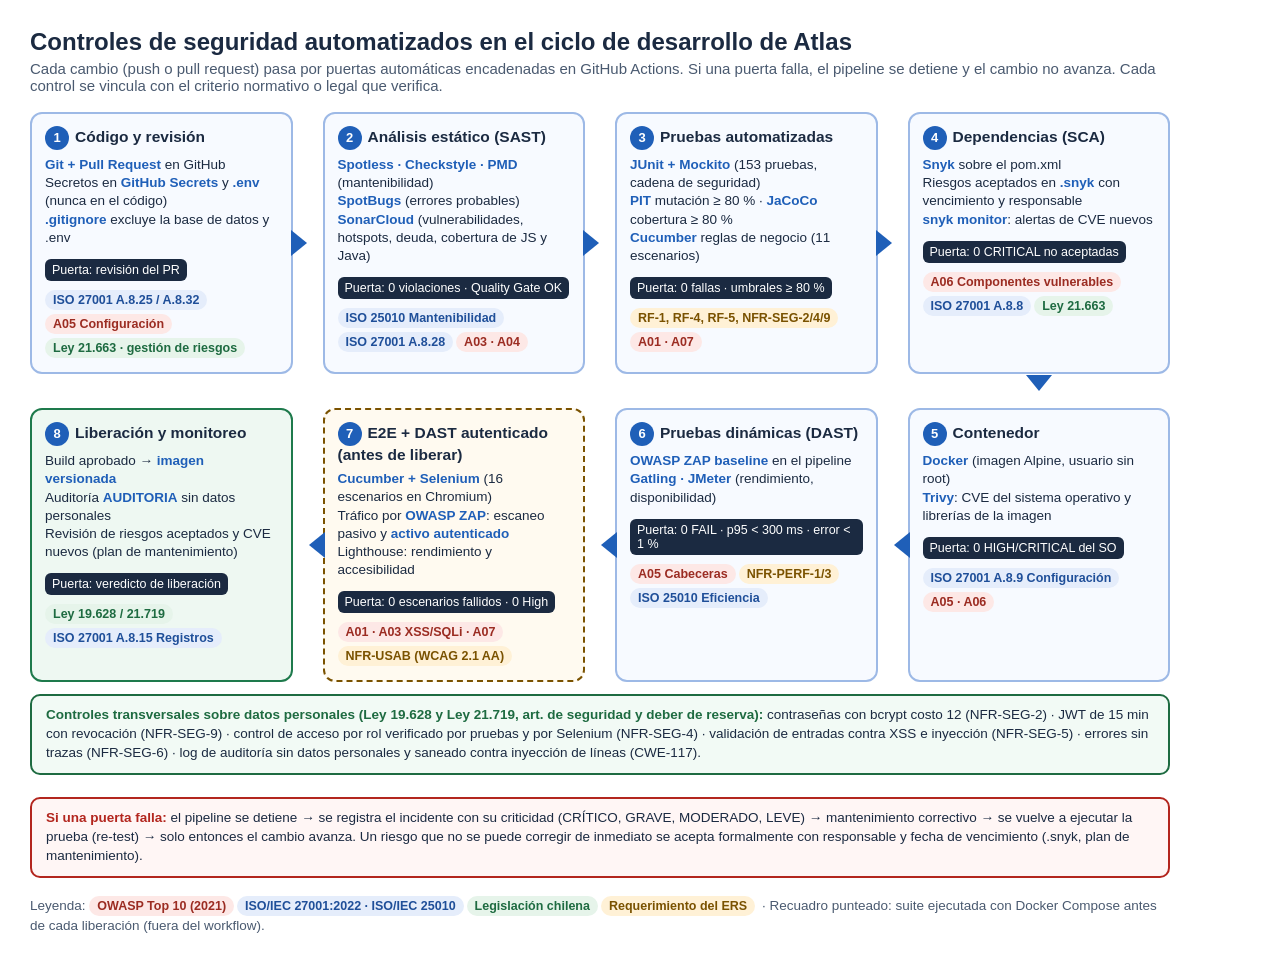
<file: informe/diagramas/controles.html>
<!DOCTYPE html><html lang="es"><head><meta charset="utf-8"><link rel="stylesheet" href="base.css"><style>
.flujo{display:grid;grid-template-columns:repeat(4,1fr);gap:34px 30px;position:relative}
.etapa{border:2px solid #9db9e6;border-radius:12px;background:#f7faff;padding:12px 13px;position:relative;min-height:228px}
.etapa h2{font-size:15.5px;margin-bottom:2px}
.etapa .n{display:inline-block;background:#1f5fb8;color:#fff;border-radius:50%;width:24px;height:24px;text-align:center;line-height:24px;font-size:13px;margin-right:6px}
.tools{font-size:13.5px;margin:6px 0 6px;line-height:1.35}
.tools b{color:#1f5fb8}
.gate{font-size:12.5px;background:#1b2a41;color:#fff;border-radius:6px;padding:4px 7px;margin:6px 0 7px;display:inline-block}
.etapa:not(.ultima):not(.fin-fila)::after{content:"";position:absolute;right:-29px;top:50%;border:13px solid transparent;border-left:16px solid #1f5fb8;transform:translateY(-50%)}
.fin-fila::after{content:"";position:absolute;bottom:-32px;left:50%;border:13px solid transparent;border-top:16px solid #1f5fb8;transform:translateX(-50%)}
.r2{direction:rtl}.r2 .etapa{direction:ltr}
.r2 .etapa:not(.ultima)::after{right:auto;left:-29px;border-left:13px solid transparent;border-right:16px solid #1f5fb8}
.local{border-style:dashed;border-color:#7a5200;background:#fffaf0}
.ok{border-color:#1e7a4c;background:#eef8f2}
.banda{margin-top:22px;border:2px solid #b3261e;border-radius:10px;padding:10px 14px;background:#fff6f5;font-size:13.5px;line-height:1.4}
.banda b{color:#b3261e}
.datos{margin-top:12px;border:2px solid #1e6b41;border-radius:10px;padding:10px 14px;background:#f2faf5;font-size:13.5px;line-height:1.4}
.datos b{color:#1e6b41}
</style></head><body>
<h1>Controles de seguridad automatizados en el ciclo de desarrollo de Atlas</h1>
<div class="sub">Cada cambio (push o pull request) pasa por puertas automáticas encadenadas en GitHub Actions. Si una puerta falla, el pipeline se detiene y el cambio no avanza. Cada control se vincula con el criterio normativo o legal que verifica.</div>
<div class="flujo">
 <div class="etapa"><h2><span class="n">1</span>Código y revisión</h2>
  <div class="tools"><b>Git + Pull Request</b> en GitHub<br>Secretos en <b>GitHub Secrets</b> y <b>.env</b> (nunca en el código)<br><b>.gitignore</b> excluye la base de datos y .env</div>
  <span class="gate">Puerta: revisión del PR</span><br>
  <span class="chip c-iso">ISO 27001 A.8.25 / A.8.32</span><span class="chip c-owasp">A05 Configuración</span><span class="chip c-ley">Ley 21.663 · gestión de riesgos</span></div>
 <div class="etapa"><h2><span class="n">2</span>Análisis estático (SAST)</h2>
  <div class="tools"><b>Spotless · Checkstyle · PMD</b> (mantenibilidad)<br><b>SpotBugs</b> (errores probables)<br><b>SonarCloud</b> (vulnerabilidades, hotspots, deuda, cobertura de JS y Java)</div>
  <span class="gate">Puerta: 0 violaciones · Quality Gate OK</span><br>
  <span class="chip c-iso">ISO 25010 Mantenibilidad</span><span class="chip c-iso">ISO 27001 A.8.28</span><span class="chip c-owasp">A03 · A04</span></div>
 <div class="etapa"><h2><span class="n">3</span>Pruebas automatizadas</h2>
  <div class="tools"><b>JUnit + Mockito</b> (153 pruebas, cadena de seguridad)<br><b>PIT</b> mutación ≥ 80 % · <b>JaCoCo</b> cobertura ≥ 80 %<br><b>Cucumber</b> reglas de negocio (11 escenarios)</div>
  <span class="gate">Puerta: 0 fallas · umbrales ≥ 80 %</span><br>
  <span class="chip c-ers">RF-1, RF-4, RF-5, NFR-SEG-2/4/9</span><span class="chip c-owasp">A01 · A07</span></div>
 <div class="etapa fin-fila"><h2><span class="n">4</span>Dependencias (SCA)</h2>
  <div class="tools"><b>Snyk</b> sobre el pom.xml<br>Riesgos aceptados en <b>.snyk</b> con vencimiento y responsable<br><b>snyk monitor</b>: alertas de CVE nuevos</div>
  <span class="gate">Puerta: 0 CRITICAL no aceptadas</span><br>
  <span class="chip c-owasp">A06 Componentes vulnerables</span><span class="chip c-iso">ISO 27001 A.8.8</span><span class="chip c-ley">Ley 21.663</span></div>
</div>
<div class="flujo r2" style="margin-top:34px">
 <div class="etapa"><h2><span class="n">5</span>Contenedor</h2>
  <div class="tools"><b>Docker</b> (imagen Alpine, usuario sin root)<br><b>Trivy</b>: CVE del sistema operativo y librerías de la imagen</div>
  <span class="gate">Puerta: 0 HIGH/CRITICAL del SO</span><br>
  <span class="chip c-iso">ISO 27001 A.8.9 Configuración</span><span class="chip c-owasp">A05 · A06</span></div>
 <div class="etapa"><h2><span class="n">6</span>Pruebas dinámicas (DAST)</h2>
  <div class="tools"><b>OWASP ZAP baseline</b> en el pipeline<br><b>Gatling · JMeter</b> (rendimiento, disponibilidad)</div>
  <span class="gate">Puerta: 0 FAIL · p95 &lt; 300 ms · error &lt; 1 %</span><br>
  <span class="chip c-owasp">A05 Cabeceras</span><span class="chip c-ers">NFR-PERF-1/3</span><span class="chip c-iso">ISO 25010 Eficiencia</span></div>
 <div class="etapa local"><h2><span class="n">7</span>E2E + DAST autenticado (antes de liberar)</h2>
  <div class="tools"><b>Cucumber + Selenium</b> (16 escenarios en Chromium)<br>Tráfico por <b>OWASP ZAP</b>: escaneo pasivo y <b>activo autenticado</b><br>Lighthouse: rendimiento y accesibilidad</div>
  <span class="gate">Puerta: 0 escenarios fallidos · 0 High</span><br>
  <span class="chip c-owasp">A01 · A03 XSS/SQLi · A07</span><span class="chip c-ers">NFR-USAB (WCAG 2.1 AA)</span></div>
 <div class="etapa ok ultima"><h2><span class="n">8</span>Liberación y monitoreo</h2>
  <div class="tools">Build aprobado → <b>imagen versionada</b><br>Auditoría <b>AUDITORIA</b> sin datos personales<br>Revisión de riesgos aceptados y CVE nuevos (plan de mantenimiento)</div>
  <span class="gate">Puerta: veredicto de liberación</span><br>
  <span class="chip c-ley">Ley 19.628 / 21.719</span><span class="chip c-iso">ISO 27001 A.8.15 Registros</span></div>
</div>
<div class="datos"><b>Controles transversales sobre datos personales (Ley 19.628 y Ley 21.719, art. de seguridad y deber de reserva):</b> contraseñas con bcrypt costo 12 (NFR-SEG-2) · JWT de 15 min con revocación (NFR-SEG-9) · control de acceso por rol verificado por pruebas y por Selenium (NFR-SEG-4) · validación de entradas contra XSS e inyección (NFR-SEG-5) · errores sin trazas (NFR-SEG-6) · log de auditoría sin datos personales y saneado contra inyección de líneas (CWE-117).</div>
<div class="banda"><b>Si una puerta falla:</b> el pipeline se detiene → se registra el incidente con su criticidad (CRÍTICO, GRAVE, MODERADO, LEVE) → mantenimiento correctivo → se vuelve a ejecutar la prueba (re-test) → solo entonces el cambio avanza. Un riesgo que no se puede corregir de inmediato se acepta formalmente con responsable y fecha de vencimiento (.snyk, plan de mantenimiento).</div>
<div class="leyenda">Leyenda: <span class="chip c-owasp">OWASP Top 10 (2021)</span><span class="chip c-iso">ISO/IEC 27001:2022 · ISO/IEC 25010</span><span class="chip c-ley">Legislación chilena</span><span class="chip c-ers">Requerimiento del ERS</span> · Recuadro punteado: suite ejecutada con Docker Compose antes de cada liberación (fuera del workflow).</div>
</body></html>
</file>
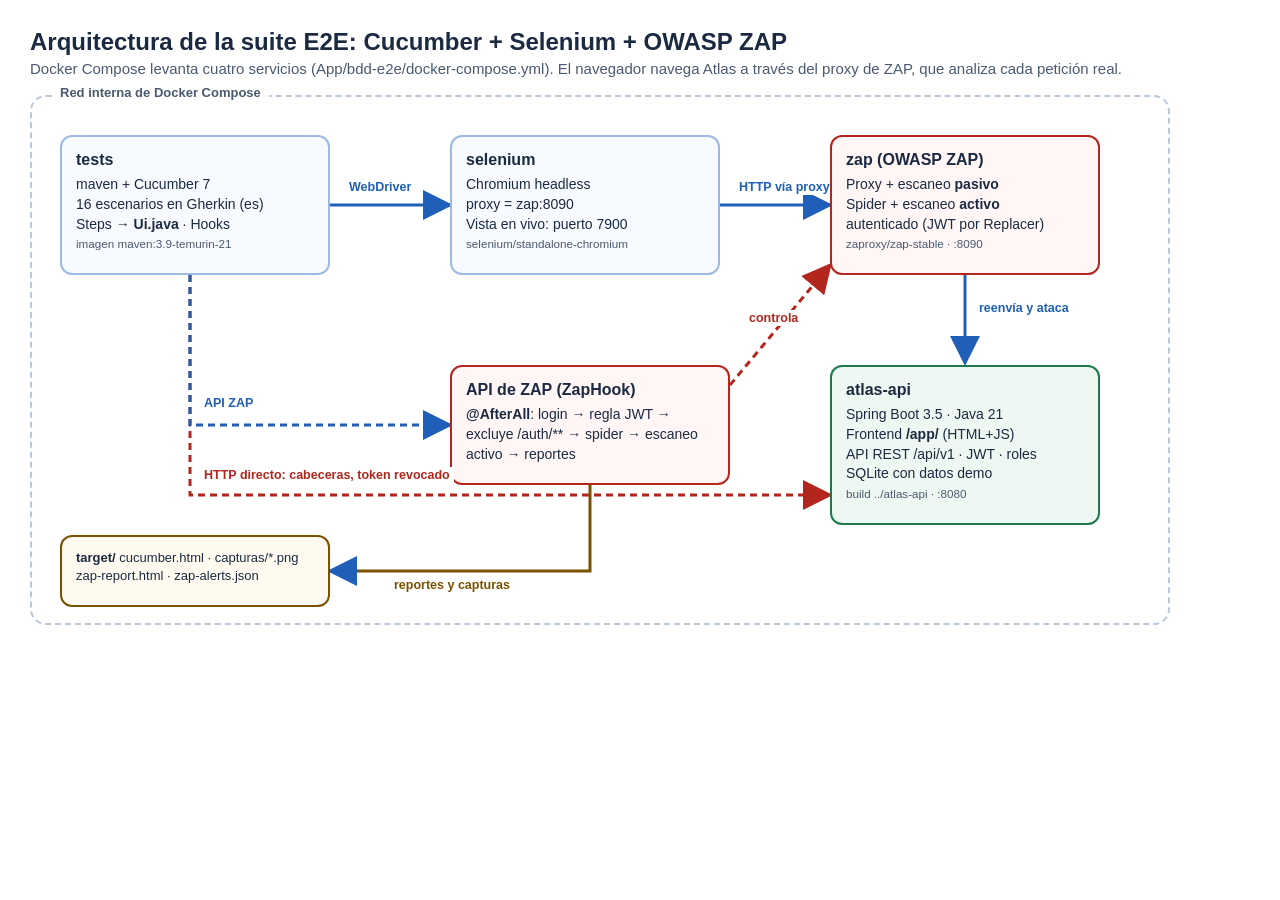
<file: informe/diagramas/e2e.html>
<!DOCTYPE html><html lang="es"><head><meta charset="utf-8"><link rel="stylesheet" href="base.css"><style>
.lienzo{position:relative;height:530px}
.caja{position:absolute;border:2px solid #9db9e6;border-radius:12px;background:#f7faff;padding:12px 14px;font-size:14px;line-height:1.4}
.caja h2{font-size:16px;margin-bottom:4px}.caja small{color:#4a5a70}
.red{position:absolute;left:0;top:0;width:100%;height:100%;border:2px dashed #b9c7da;border-radius:16px}
.red span{position:absolute;top:-12px;left:20px;background:#fff;padding:0 8px;font-size:13px;color:#4a5a70;font-weight:700}
svg{position:absolute;left:0;top:0}
.et{position:absolute;font-size:12.5px;font-weight:700;color:#1f5fb8;background:#fff;padding:1px 4px}
.zap{border-color:#b3261e;background:#fff6f5}.app{border-color:#1e7a4c;background:#eef8f2}.sal{border-color:#7a5200;background:#fffaf0}
</style></head><body>
<h1>Arquitectura de la suite E2E: Cucumber + Selenium + OWASP ZAP</h1>
<div class="sub">Docker Compose levanta cuatro servicios (App/bdd-e2e/docker-compose.yml). El navegador navega Atlas a través del proxy de ZAP, que analiza cada petición real.</div>
<div class="lienzo">
 <div class="red"><span>Red interna de Docker Compose</span></div>
 <svg width="1140" height="520"><defs><marker id="f" markerWidth="10" markerHeight="10" refX="9" refY="5" orient="auto"><path d="M0,0 L10,5 L0,10 z" fill="#1f5fb8"/></marker><marker id="r" markerWidth="10" markerHeight="10" refX="9" refY="5" orient="auto"><path d="M0,0 L10,5 L0,10 z" fill="#b3261e"/></marker></defs>
  <line x1="300" y1="110" x2="420" y2="110" stroke="#1f5fb8" stroke-width="3" marker-end="url(#f)"/>
  <line x1="690" y1="110" x2="800" y2="110" stroke="#1f5fb8" stroke-width="3" marker-end="url(#f)"/>
  <line x1="935" y1="175" x2="935" y2="268" stroke="#1f5fb8" stroke-width="3" marker-end="url(#f)"/>
  <path d="M160 180 L160 400 L800 400" fill="none" stroke="#b3261e" stroke-width="3" stroke-dasharray="7 5" marker-end="url(#r)"/>
  <path d="M160 180 L160 330 L420 330" fill="none" stroke="#1f5fb8" stroke-width="3" stroke-dasharray="7 5" marker-end="url(#f)"/>
  <path d="M700 290 L800 170" fill="none" stroke="#b3261e" stroke-width="3" stroke-dasharray="7 5" marker-end="url(#r)"/>
  <path d="M560 390 L560 476 L300 476" fill="none" stroke="#7a5200" stroke-width="3" marker-end="url(#f)"/>
 </svg>
 <div class="caja" style="left:30px;top:40px;width:270px;height:140px"><h2>tests</h2>maven + Cucumber 7<br>16 escenarios en Gherkin (es)<br>Steps → <b>Ui.java</b> · Hooks<br><small>imagen maven:3.9-temurin-21</small></div>
 <div class="et" style="left:315px;top:84px">WebDriver</div>
 <div class="caja" style="left:420px;top:40px;width:270px;height:140px"><h2>selenium</h2>Chromium headless<br>proxy = zap:8090<br>Vista en vivo: puerto 7900<br><small>selenium/standalone-chromium</small></div>
 <div class="et" style="left:705px;top:84px">HTTP vía proxy</div>
 <div class="caja zap" style="left:800px;top:40px;width:270px;height:140px"><h2>zap (OWASP ZAP)</h2>Proxy + escaneo <b>pasivo</b><br>Spider + escaneo <b>activo</b><br>autenticado (JWT por Replacer)<br><small>zaproxy/zap-stable · :8090</small></div>
 <div class="et" style="left:945px;top:205px">reenvía y ataca</div>
 <div class="caja app" style="left:800px;top:270px;width:270px;height:160px"><h2>atlas-api</h2>Spring Boot 3.5 · Java 21<br>Frontend <b>/app/</b> (HTML+JS)<br>API REST /api/v1 · JWT · roles<br>SQLite con datos demo<br><small>build ../atlas-api · :8080</small></div>
 <div class="caja" style="left:420px;top:270px;width:280px;height:120px;border-color:#b3261e;background:#fff6f5"><h2>API de ZAP (ZapHook)</h2><b>@AfterAll</b>: login → regla JWT → excluye /auth/** → spider → escaneo activo → reportes</div>
 <div class="et" style="left:170px;top:300px">API ZAP</div>
 <div class="et" style="left:170px;top:372px;color:#b3261e">HTTP directo: cabeceras, token revocado</div>
 <div class="caja sal" style="left:30px;top:440px;width:270px;height:72px;font-size:13px"><b>target/</b> cucumber.html · capturas/*.png<br>zap-report.html · zap-alerts.json</div>
 <div class="et" style="left:360px;top:482px;color:#7a5200">reportes y capturas</div><div class="et" style="left:715px;top:215px;color:#b3261e">controla</div>
</div>
</body></html>
</file>
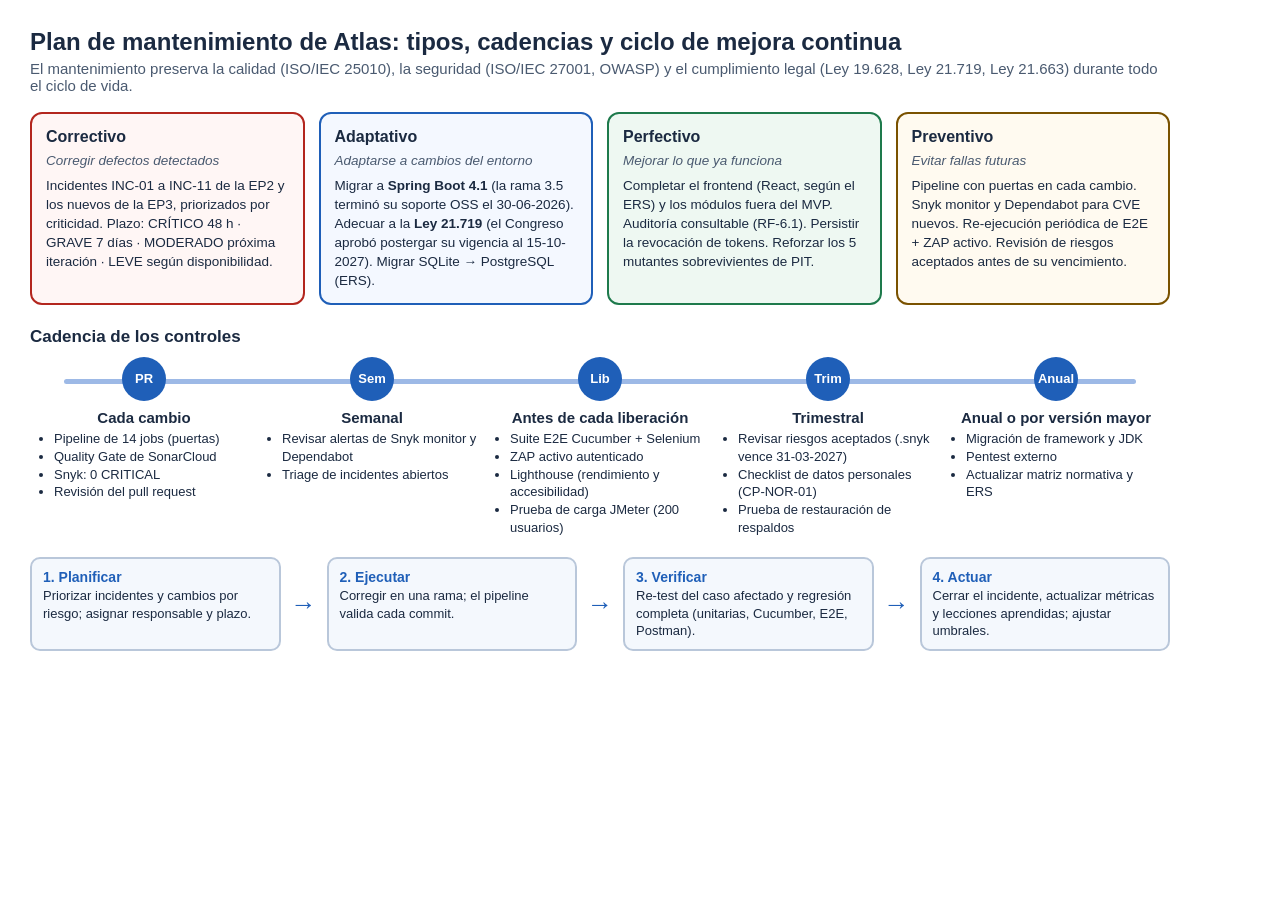
<file: informe/diagramas/mantenimiento.html>
<!DOCTYPE html><html lang="es"><head><meta charset="utf-8"><link rel="stylesheet" href="base.css"><style>
.tipos{display:grid;grid-template-columns:repeat(4,1fr);gap:14px;margin-bottom:22px}
.tipo{border-radius:12px;padding:12px 14px;font-size:13.5px;line-height:1.4;border:2px solid}
.tipo h2{font-size:16px;margin-bottom:4px}.tipo .q{font-style:italic;color:#4a5a70;margin-bottom:6px}
.t1{border-color:#b3261e;background:#fff6f5}.t2{border-color:#1f5fb8;background:#f4f8ff}.t3{border-color:#1e7a4c;background:#eef8f2}.t4{border-color:#7a5200;background:#fffaf0}
h3{font-size:17px;margin:4px 0 10px}
.linea{display:grid;grid-template-columns:repeat(5,1fr);gap:0;position:relative}
.linea::before{content:"";position:absolute;left:3%;right:3%;top:22px;height:5px;background:#9db9e6;border-radius:3px}
.hito{position:relative;padding:0 8px;text-align:center}
.punto{width:44px;height:44px;border-radius:50%;background:#1f5fb8;color:#fff;font-weight:700;font-size:13px;line-height:44px;margin:0 auto 8px;position:relative}
.hito h4{font-size:15px;margin-bottom:4px}
.hito ul{text-align:left;font-size:13px;line-height:1.38;padding-left:16px}
.pdca{margin-top:20px;display:flex;gap:10px;align-items:stretch}
.paso{flex:1;border-radius:10px;padding:9px 11px;background:#f4f8fd;border:2px solid #b9c7da;font-size:13px;line-height:1.35}
.paso b{display:block;font-size:14px;color:#1f5fb8}
.flecha{align-self:center;font-size:26px;color:#1f5fb8}
</style></head><body>
<h1>Plan de mantenimiento de Atlas: tipos, cadencias y ciclo de mejora continua</h1>
<div class="sub">El mantenimiento preserva la calidad (ISO/IEC 25010), la seguridad (ISO/IEC 27001, OWASP) y el cumplimiento legal (Ley 19.628, Ley 21.719, Ley 21.663) durante todo el ciclo de vida.</div>
<div class="tipos">
 <div class="tipo t1"><h2>Correctivo</h2><div class="q">Corregir defectos detectados</div>Incidentes INC-01 a INC-11 de la EP2 y los nuevos de la EP3, priorizados por criticidad. Plazo: CRÍTICO 48 h · GRAVE 7 días · MODERADO próxima iteración · LEVE según disponibilidad.</div>
 <div class="tipo t2"><h2>Adaptativo</h2><div class="q">Adaptarse a cambios del entorno</div>Migrar a <b>Spring Boot 4.1</b> (la rama 3.5 terminó su soporte OSS el 30-06-2026). Adecuar a la <b>Ley 21.719</b> (el Congreso aprobó postergar su vigencia al 15-10-2027). Migrar SQLite → PostgreSQL (ERS).</div>
 <div class="tipo t3"><h2>Perfectivo</h2><div class="q">Mejorar lo que ya funciona</div>Completar el frontend (React, según el ERS) y los módulos fuera del MVP. Auditoría consultable (RF-6.1). Persistir la revocación de tokens. Reforzar los 5 mutantes sobrevivientes de PIT.</div>
 <div class="tipo t4"><h2>Preventivo</h2><div class="q">Evitar fallas futuras</div>Pipeline con puertas en cada cambio. Snyk monitor y Dependabot para CVE nuevos. Re-ejecución periódica de E2E + ZAP activo. Revisión de riesgos aceptados antes de su vencimiento.</div>
</div>
<h3>Cadencia de los controles</h3>
<div class="linea">
 <div class="hito"><div class="punto">PR</div><h4>Cada cambio</h4><ul><li>Pipeline de 14 jobs (puertas)</li><li>Quality Gate de SonarCloud</li><li>Snyk: 0 CRITICAL</li><li>Revisión del pull request</li></ul></div>
 <div class="hito"><div class="punto">Sem</div><h4>Semanal</h4><ul><li>Revisar alertas de Snyk monitor y Dependabot</li><li>Triage de incidentes abiertos</li></ul></div>
 <div class="hito"><div class="punto">Lib</div><h4>Antes de cada liberación</h4><ul><li>Suite E2E Cucumber + Selenium</li><li>ZAP activo autenticado</li><li>Lighthouse (rendimiento y accesibilidad)</li><li>Prueba de carga JMeter (200 usuarios)</li></ul></div>
 <div class="hito"><div class="punto">Trim</div><h4>Trimestral</h4><ul><li>Revisar riesgos aceptados (.snyk vence 31-03-2027)</li><li>Checklist de datos personales (CP-NOR-01)</li><li>Prueba de restauración de respaldos</li></ul></div>
 <div class="hito"><div class="punto">Anual</div><h4>Anual o por versión mayor</h4><ul><li>Migración de framework y JDK</li><li>Pentest externo</li><li>Actualizar matriz normativa y ERS</li></ul></div>
</div>
<div class="pdca">
 <div class="paso"><b>1. Planificar</b>Priorizar incidentes y cambios por riesgo; asignar responsable y plazo.</div><div class="flecha">→</div>
 <div class="paso"><b>2. Ejecutar</b>Corregir en una rama; el pipeline valida cada commit.</div><div class="flecha">→</div>
 <div class="paso"><b>3. Verificar</b>Re-test del caso afectado y regresión completa (unitarias, Cucumber, E2E, Postman).</div><div class="flecha">→</div>
 <div class="paso"><b>4. Actuar</b>Cerrar el incidente, actualizar métricas y lecciones aprendidas; ajustar umbrales.</div>
</div>
</body></html>
</file>
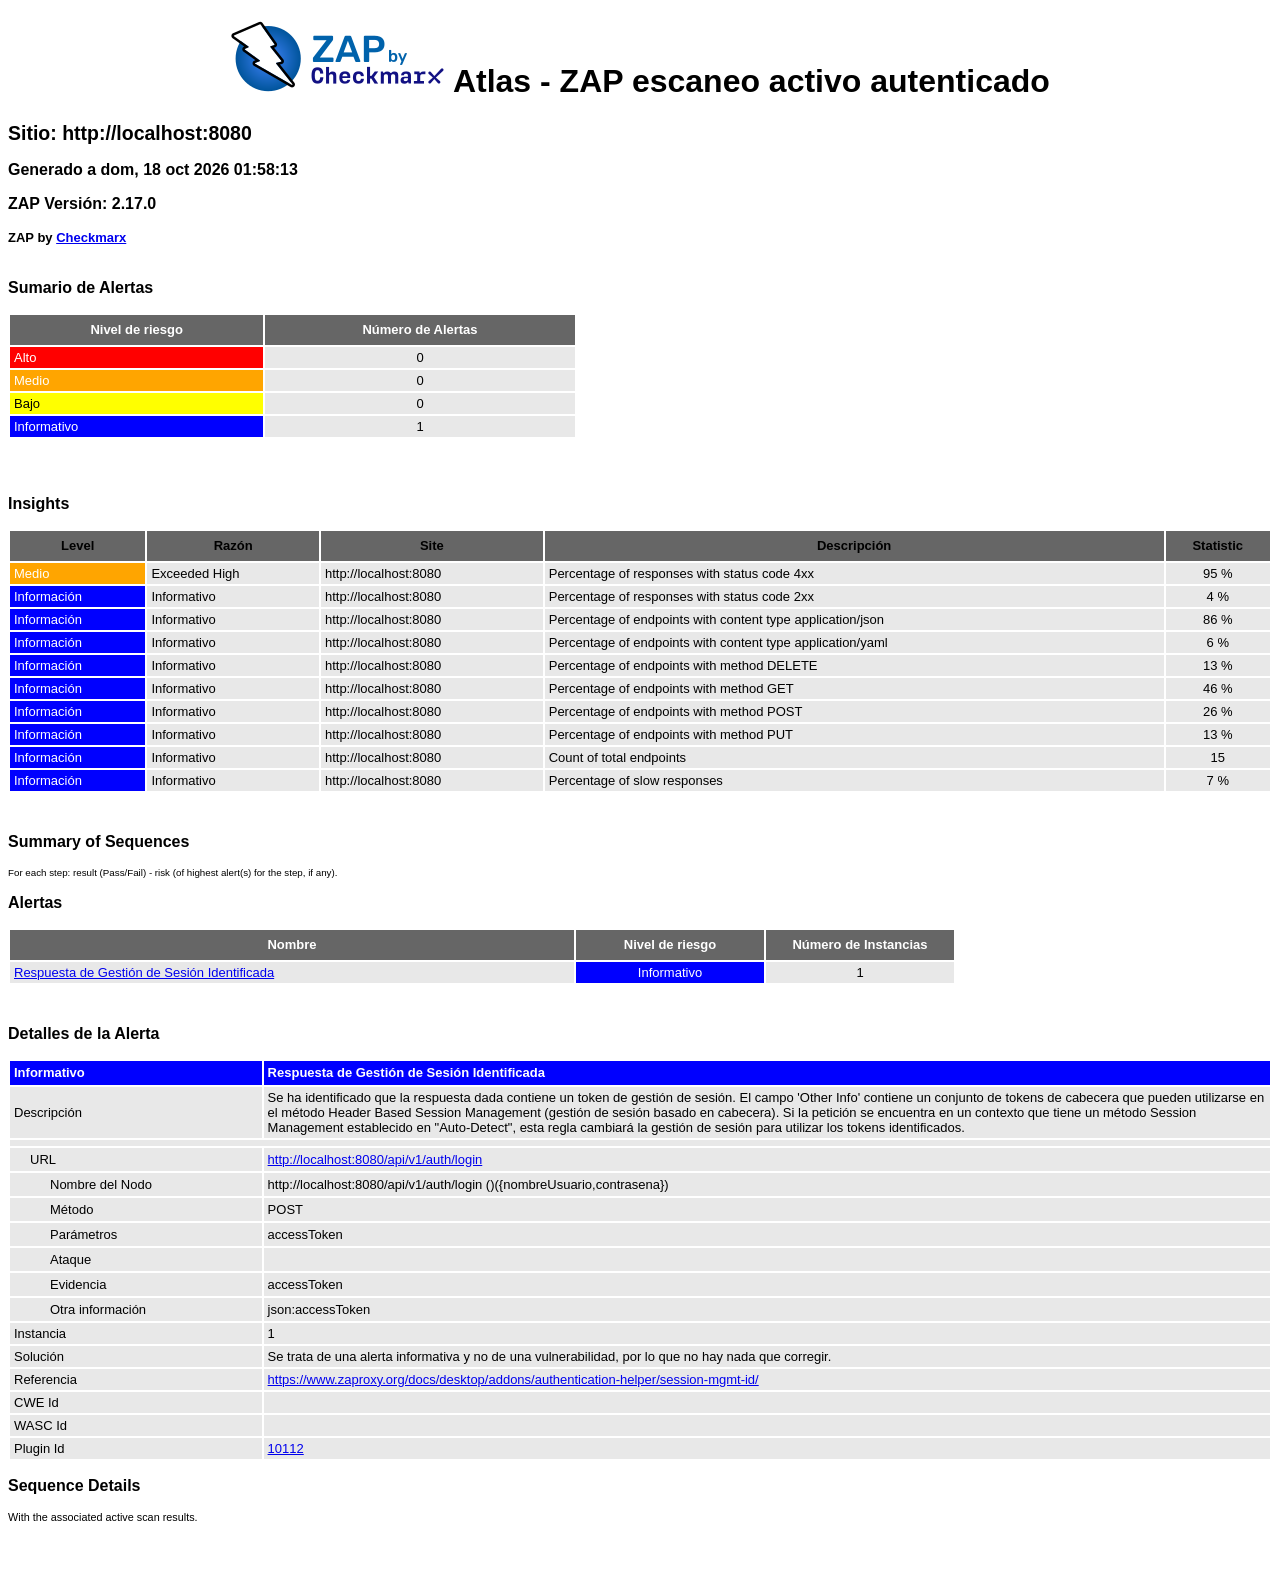
<file: evidencias/EP2/05-zap/zap-activo.html>
<!DOCTYPE html>
<html>
<head>
<META http-equiv="Content-Type" content="text/html; charset=UTF-8" />
<title>Atlas - ZAP escaneo activo autenticado</title>
<style type="text/css">
body {
	font-family: "Helvetica Neue", Helvetica, Arial, sans-serif;
	color: #000;
	font-size: 13px;
}

h1 {
	text-align: center;
	font-weight: bold;
	font-size: 32px
}

h3 {
	font-size: 16px;
}

table {
	border: none;
	font-size: 13px;
}

td, th {
	padding: 3px 4px;
	word-break: break-word;
}

th {
	font-weight: bold;
	background-color: #666666;
}

td {
	background-color: #e8e8e8;
}

.spacer {
	margin: 10px;
}

.spacer-lg {
	margin: 40px;
}

.indent1 {
	padding: 4px 20px;
}

.indent2 {
	padding: 4px 40px;
}

.risk-3 {
	background-color: red;
	color: #FFF;
}

.risk-2 {
	background-color: orange;
	color: #FFF;
}

.risk-1 {
	background-color: yellow;
	color: #000;
}

.risk-0 {
	background-color: blue;
	color: #FFF;
}

.risk--1 {
	background-color: green;
	color: #FFF;
}

.summary {
	width: 45%;
}

.summary th {
	color: #FFF;
}

.summary100 {
	width: 100%;
}

.summary80 {
	width: 80%;
}

.tdconstrainer {
	width: 9.1%;
	padding: 0
}

.alerts {
	width: 75%;
}

.alerts th {
	color: #FFF;
}

.results {
	width: 100%;
}

.results th {
	text-align: left;
}

.left-header {
	display: inline-block;
}

.pass {
	background: green;
	color: white
}

.pass::before {
	content: '\2714';
	color: white
}

.fail {
	background: red;
	color: white
}

.fail::before {
	content: '\2716';
	color: white
}

.alert-3b::before {
	content: '\2691';
	color: red
}

.alert-2b::before {
	content: '\2691 ';
	color: orange
}

.alert-1b::before {
	content: '\2691';
	color: yellow
}

.alert-0b::before {
	content: '\2691';
	color: blue
}

.alert-3a::after {
	content: '\2691';
	color: red
}

.alert-2a::after {
	content: '\2691 ';
	color: orange
}

.alert-1a::after {
	content: '\2691';
	color: yellow
}

.alert-0a::after {
	content: '\2691';
	color: blue
}

.lm2 {
	margin-left: 2em;
}

.smallnote {
	font-size: 0.75em
}

.alwayswhite {
	color: white
}
</style>
</head>
<body>
	<h1>
		<!-- The ZAP by Checkmark Logo -->
		<img
			src="[data-uri]"
			alt="" />
		Atlas - ZAP escaneo activo autenticado
	</h1>
	<p />
	

	<h2>
		
		Sitio: http://localhost:8080
		
	</h2>

	<h3>
		Generado a dom, 18 oct 2026 01:58:13
	</h3>

	<h3>
		ZAP Versión: 2.17.0
	</h3>

	<h4>
		ZAP by <a href="https://checkmarx.com/">Checkmarx</a>
	</h4>

	
		<h3 class="left-header">Sumario de Alertas</h3>
		<table class="summary">
			<tr>
				<th width="45%"
					height="24">Nivel de riesgo</th>
				<th width="55%"
					align="center">Número de Alertas</th>
			</tr>
			<tr>
				<td class="risk-3">
					<div>Alto</div>
				</td>
				<td align="center">
					<div>0</div>
				</td>
			</tr>
			<tr>
				<td class="risk-2">
					<div>Medio</div>
				</td>
				<td align="center">
					<div>0</div>
				</td>
			</tr>
			<tr>
				<td class="risk-1">
					<div>Bajo</div>
				</td>
				<td align="center">
					<div>0</div>
				</td>
			</tr>
			<tr>
				<td class="risk-0">
					<div>Informativo</div>
				</td>
				<td align="center">
					<div>1</div>
				</td>
			</tr>
			
		</table>
		<div class="spacer-lg"></div>
	
	
	
		<h3 class="left-header">Insights</h3>
		<table class="summary100">
			<tr>
				<th height="24">Level</th>
				<th>Razón</th>
				<th>Site</th>
				<th>Descripción</th>
				<th>Statistic</th>
			</tr>
			
				<tr>
				<td class="risk-2">
					<div>Medio</div>
				</td>
				<td>
					<div>Exceeded High</div>
				</td>
				<td>
					<div>http://localhost:8080</div>
				</td>
				<td>
					<div>Percentage of responses with status code 4xx</div>
				</td>
				<td align="center">
					<div>95 %</div>
				</td>
				</tr>
			
				<tr>
				<td class="risk-0">
					<div>Información</div>
				</td>
				<td>
					<div>Informativo</div>
				</td>
				<td>
					<div>http://localhost:8080</div>
				</td>
				<td>
					<div>Percentage of responses with status code 2xx</div>
				</td>
				<td align="center">
					<div>4 %</div>
				</td>
				</tr>
			
				<tr>
				<td class="risk-0">
					<div>Información</div>
				</td>
				<td>
					<div>Informativo</div>
				</td>
				<td>
					<div>http://localhost:8080</div>
				</td>
				<td>
					<div>Percentage of endpoints with content type application/json</div>
				</td>
				<td align="center">
					<div>86 %</div>
				</td>
				</tr>
			
				<tr>
				<td class="risk-0">
					<div>Información</div>
				</td>
				<td>
					<div>Informativo</div>
				</td>
				<td>
					<div>http://localhost:8080</div>
				</td>
				<td>
					<div>Percentage of endpoints with content type application/yaml</div>
				</td>
				<td align="center">
					<div>6 %</div>
				</td>
				</tr>
			
				<tr>
				<td class="risk-0">
					<div>Información</div>
				</td>
				<td>
					<div>Informativo</div>
				</td>
				<td>
					<div>http://localhost:8080</div>
				</td>
				<td>
					<div>Percentage of endpoints with method DELETE</div>
				</td>
				<td align="center">
					<div>13 %</div>
				</td>
				</tr>
			
				<tr>
				<td class="risk-0">
					<div>Información</div>
				</td>
				<td>
					<div>Informativo</div>
				</td>
				<td>
					<div>http://localhost:8080</div>
				</td>
				<td>
					<div>Percentage of endpoints with method GET</div>
				</td>
				<td align="center">
					<div>46 %</div>
				</td>
				</tr>
			
				<tr>
				<td class="risk-0">
					<div>Información</div>
				</td>
				<td>
					<div>Informativo</div>
				</td>
				<td>
					<div>http://localhost:8080</div>
				</td>
				<td>
					<div>Percentage of endpoints with method POST</div>
				</td>
				<td align="center">
					<div>26 %</div>
				</td>
				</tr>
			
				<tr>
				<td class="risk-0">
					<div>Información</div>
				</td>
				<td>
					<div>Informativo</div>
				</td>
				<td>
					<div>http://localhost:8080</div>
				</td>
				<td>
					<div>Percentage of endpoints with method PUT</div>
				</td>
				<td align="center">
					<div>13 %</div>
				</td>
				</tr>
			
				<tr>
				<td class="risk-0">
					<div>Información</div>
				</td>
				<td>
					<div>Informativo</div>
				</td>
				<td>
					<div>http://localhost:8080</div>
				</td>
				<td>
					<div>Count of total endpoints</div>
				</td>
				<td align="center">
					<div>15   </div>
				</td>
				</tr>
			
				<tr>
				<td class="risk-0">
					<div>Información</div>
				</td>
				<td>
					<div>Informativo</div>
				</td>
				<td>
					<div>http://localhost:8080</div>
				</td>
				<td>
					<div>Percentage of slow responses</div>
				</td>
				<td align="center">
					<div>7 %</div>
				</td>
				</tr>
			
		</table>
		<div class="spacer-lg"></div>
	

	
		
			<h3>Summary of Sequences</h3>
			<p class="smallnote">For each step: result (Pass/Fail) - risk (of highest alert(s) for the step, if any).</p>

			
				</table>
			
		
	</th:block>

	
		<h3>Alertas</h3>
		<table class="alerts">
			<tr>
				<th width="60%" height="24">Nombre</th>
				<th width="20%"
					align="center">Nivel de riesgo</th>
				<th width="20%"
					align="center">Número de Instancias</th>
			</tr>
			<tr>
				<td><a href="#10112">Respuesta de Gestión de Sesión Identificada</a></td>
				<td align="center" class="risk-0">Informativo</td>
				
				
				<td align="center">1</td>
				
			</tr>
		</table>
		<div class="spacer-lg"></div>
	

	
		<h3>Detalles de la Alerta</h3>
		
			<table class="results">
				<tr height="24">
					<th width="20%" class="risk-0"><a
						id="10112"></a>
						<div>Informativo</div></th>
					<th class="risk-0">Respuesta de Gestión de Sesión Identificada</th>
				</tr>
				<tr>
					<td width="20%">Descripción</td>
					<td width="80%">
							<div>Se ha identificado que la respuesta dada contiene un token de gestión de sesión. El campo &#39;Other Info&#39; contiene un conjunto de tokens de cabecera que pueden utilizarse en el método Header Based Session Management (gestión de sesión basado en cabecera). Si la petición se encuentra en un contexto que tiene un método Session Management establecido en &quot;Auto-Detect&quot;, esta regla cambiará la gestión de sesión para utilizar los tokens identificados.</div>
							
						</td>
				</tr>
				<TR vAlign="top">
					<TD colspan="2"></TD>
				</TR>
				
					<tr>
						<td width="20%"
							class="indent1">URL</td>
						<td width="80%"><a href="http://localhost:8080/api/v1/auth/login">http://localhost:8080/api/v1/auth/login</a></td>
					</tr>
					<tr>
						<td width="20%"
							class="indent2">Nombre del Nodo</td>
						<td width="80%">http://localhost:8080/api/v1/auth/login ()({nombreUsuario,contrasena})</td>
					</tr>
					<tr>
						<td width="20%"
							class="indent2">Método</td>
						<td width="80%">POST</td>
					</tr>
					<tr>
						<td width="20%"
							class="indent2">Parámetros</td>
						<td width="80%">accessToken</td>
					</tr>
					<tr>
						<td width="20%"
							class="indent2">Ataque</td>
						<td width="80%"></td>
					</tr>
					<tr>
						<td width="20%"
							class="indent2">Evidencia</td>
						<td width="80%">accessToken</td>
					</tr>
					<tr>
						<td width="20%"
							class="indent2">Otra información</td>
						<td width="80%">json:accessToken</td>
					</tr>
				
				<tr>
					<td width="20%">Instancia</td>
					
					
					<td width="80%">1</td>
					
				</tr>
				<tr>
					<td width="20%">Solución</td>
					<td width="80%">
							<div>Se trata de una alerta informativa y no de una vulnerabilidad, por lo que no hay nada que corregir.</div>
							
						</td>
				</tr>
				<tr>
					<td width="20%">Referencia</td>
					<td width="80%">
							<a href="https://www.zaproxy.org/docs/desktop/addons/authentication-helper/session-mgmt-id/">https://www.zaproxy.org/docs/desktop/addons/authentication-helper/session-mgmt-id/</a>
							
						</td>
				</tr>
				<tr>
					<td width="20%">CWE Id</td>
					<td width="80%"></td>
				</tr>
				<tr>
					<td width="20%">WASC Id</td>
					<td width="80%"></td>
				</tr>
				<tr>
					<td width="20%">Plugin Id</td>
					<td width="80%"><a
						href="https://www.zaproxy.org/docs/alerts/10112/">10112</a></td>
				</tr>
			</table>
			<div class="spacer"></div>
		
	

	
		
			<h3>Sequence Details</h3>
			<sup>With the associated active scan results.</sup>

			

			<div class="spacer-lg"></div>

		
	

</body>
</html>
</file>
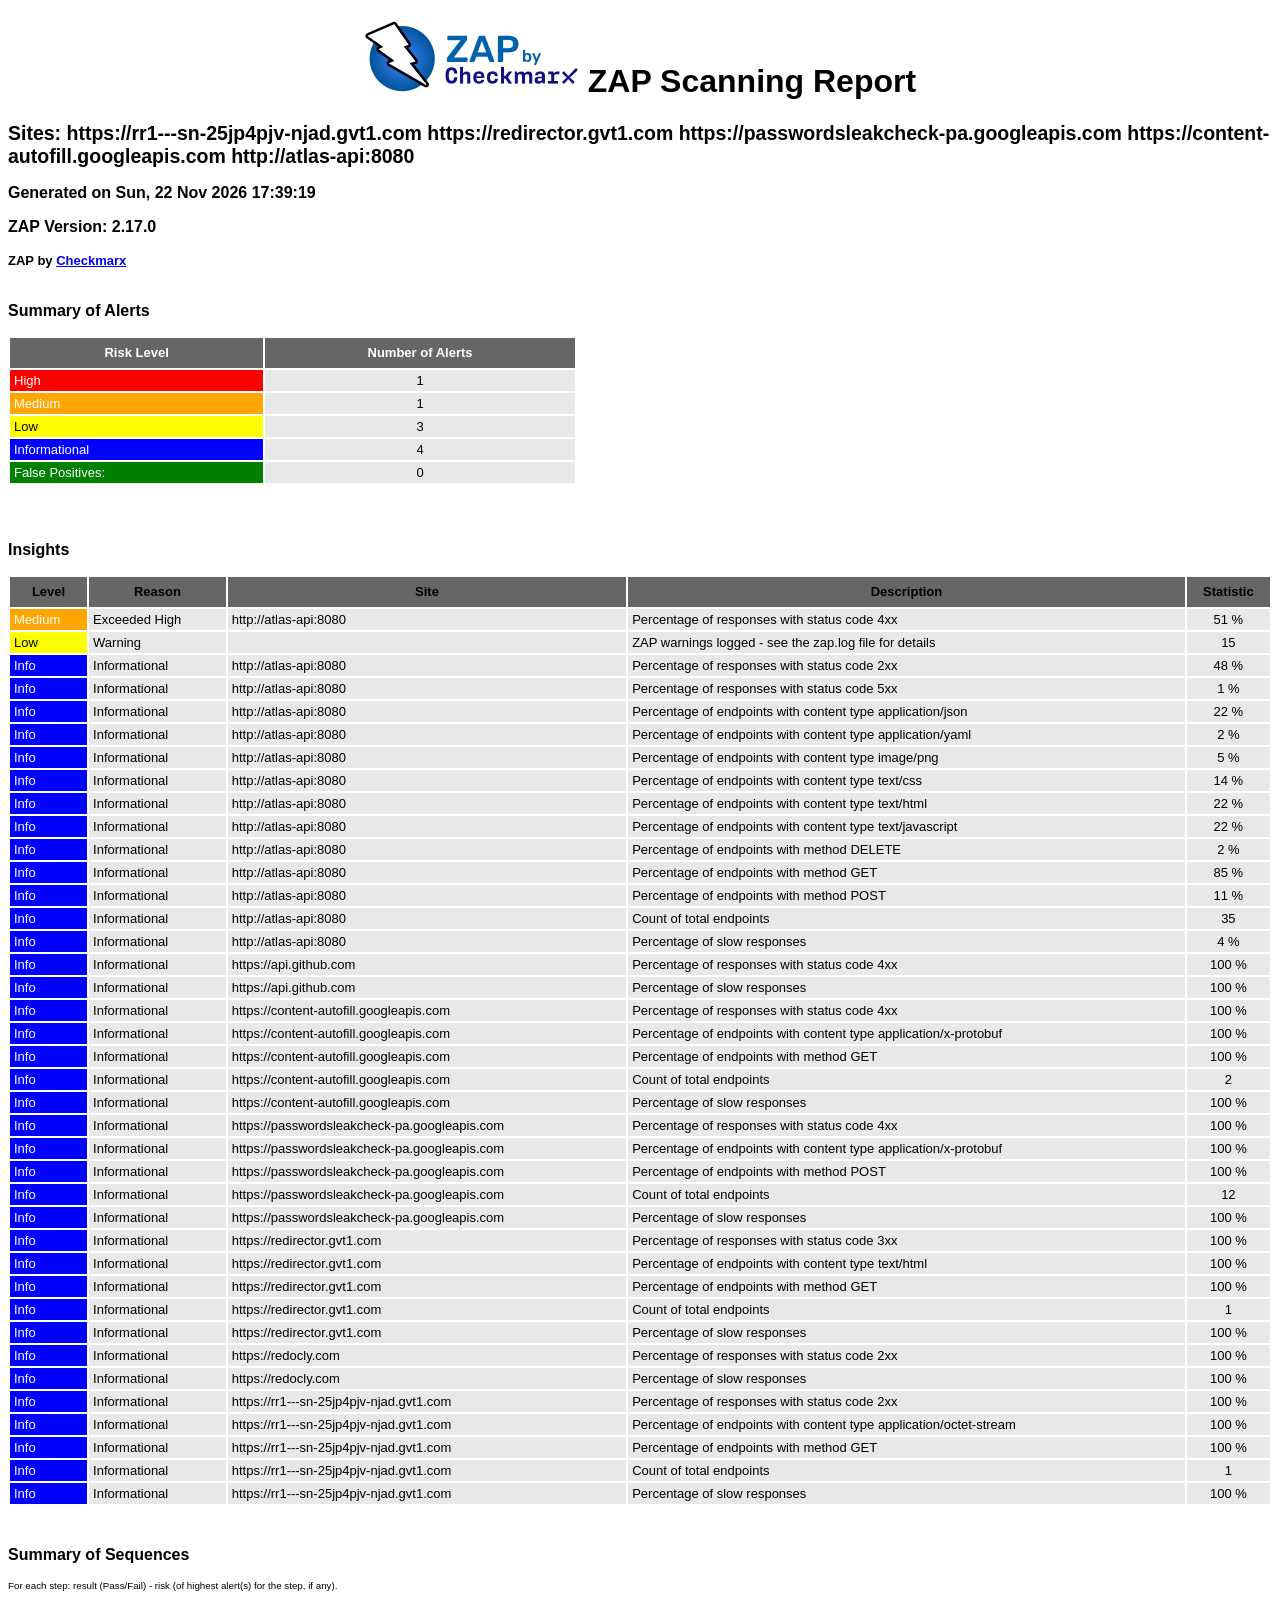
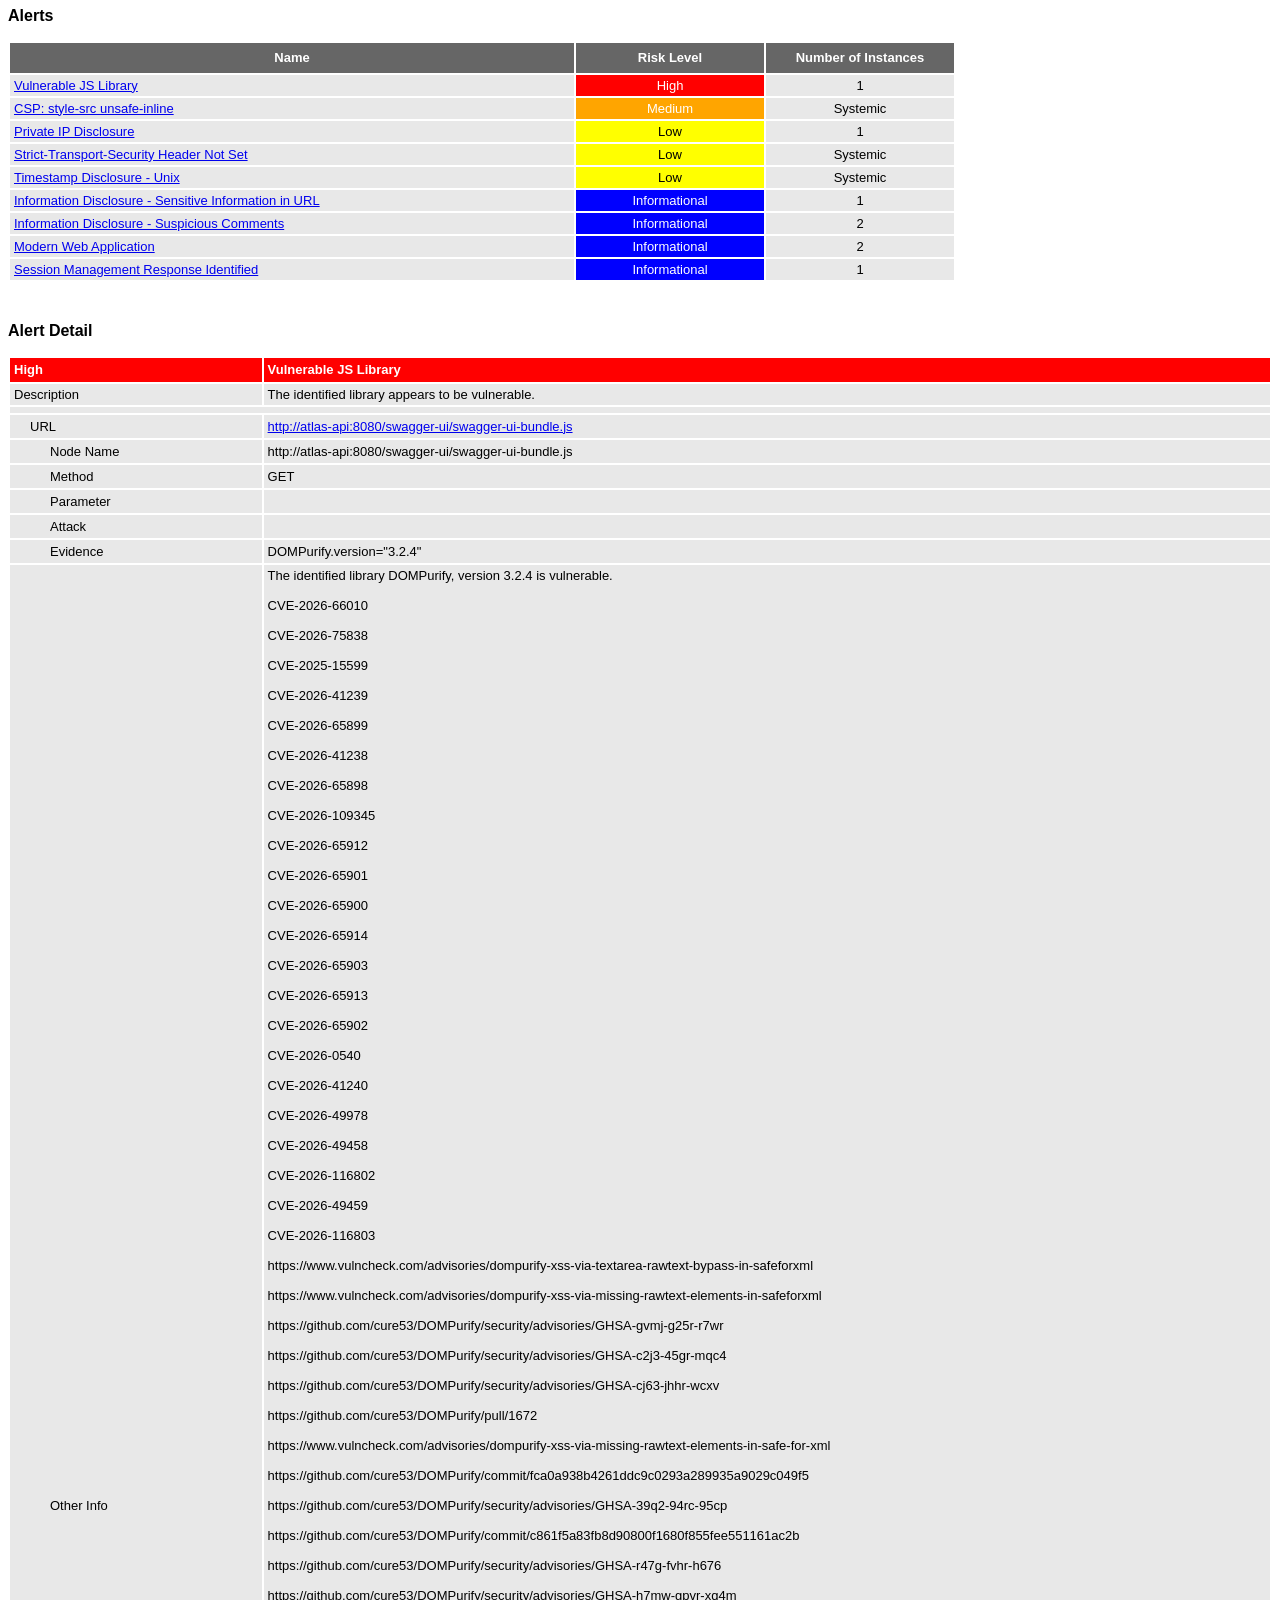
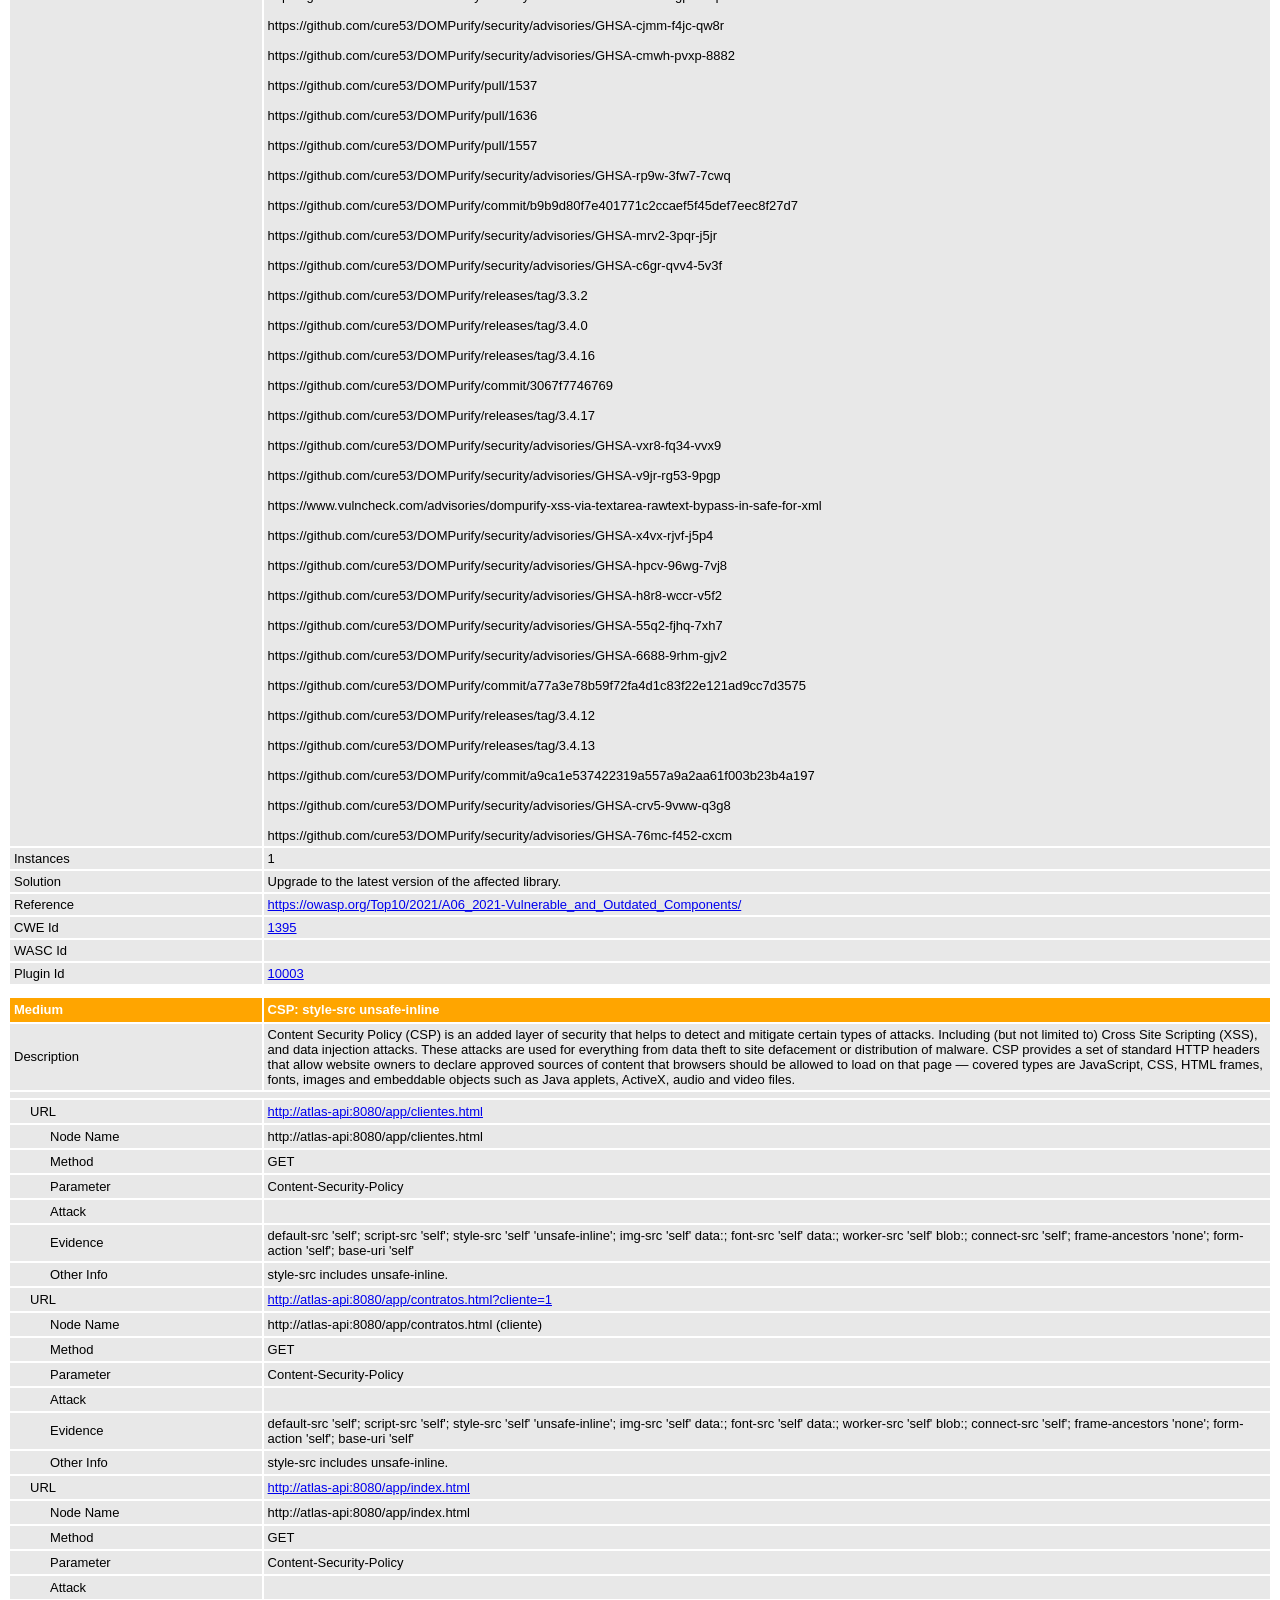
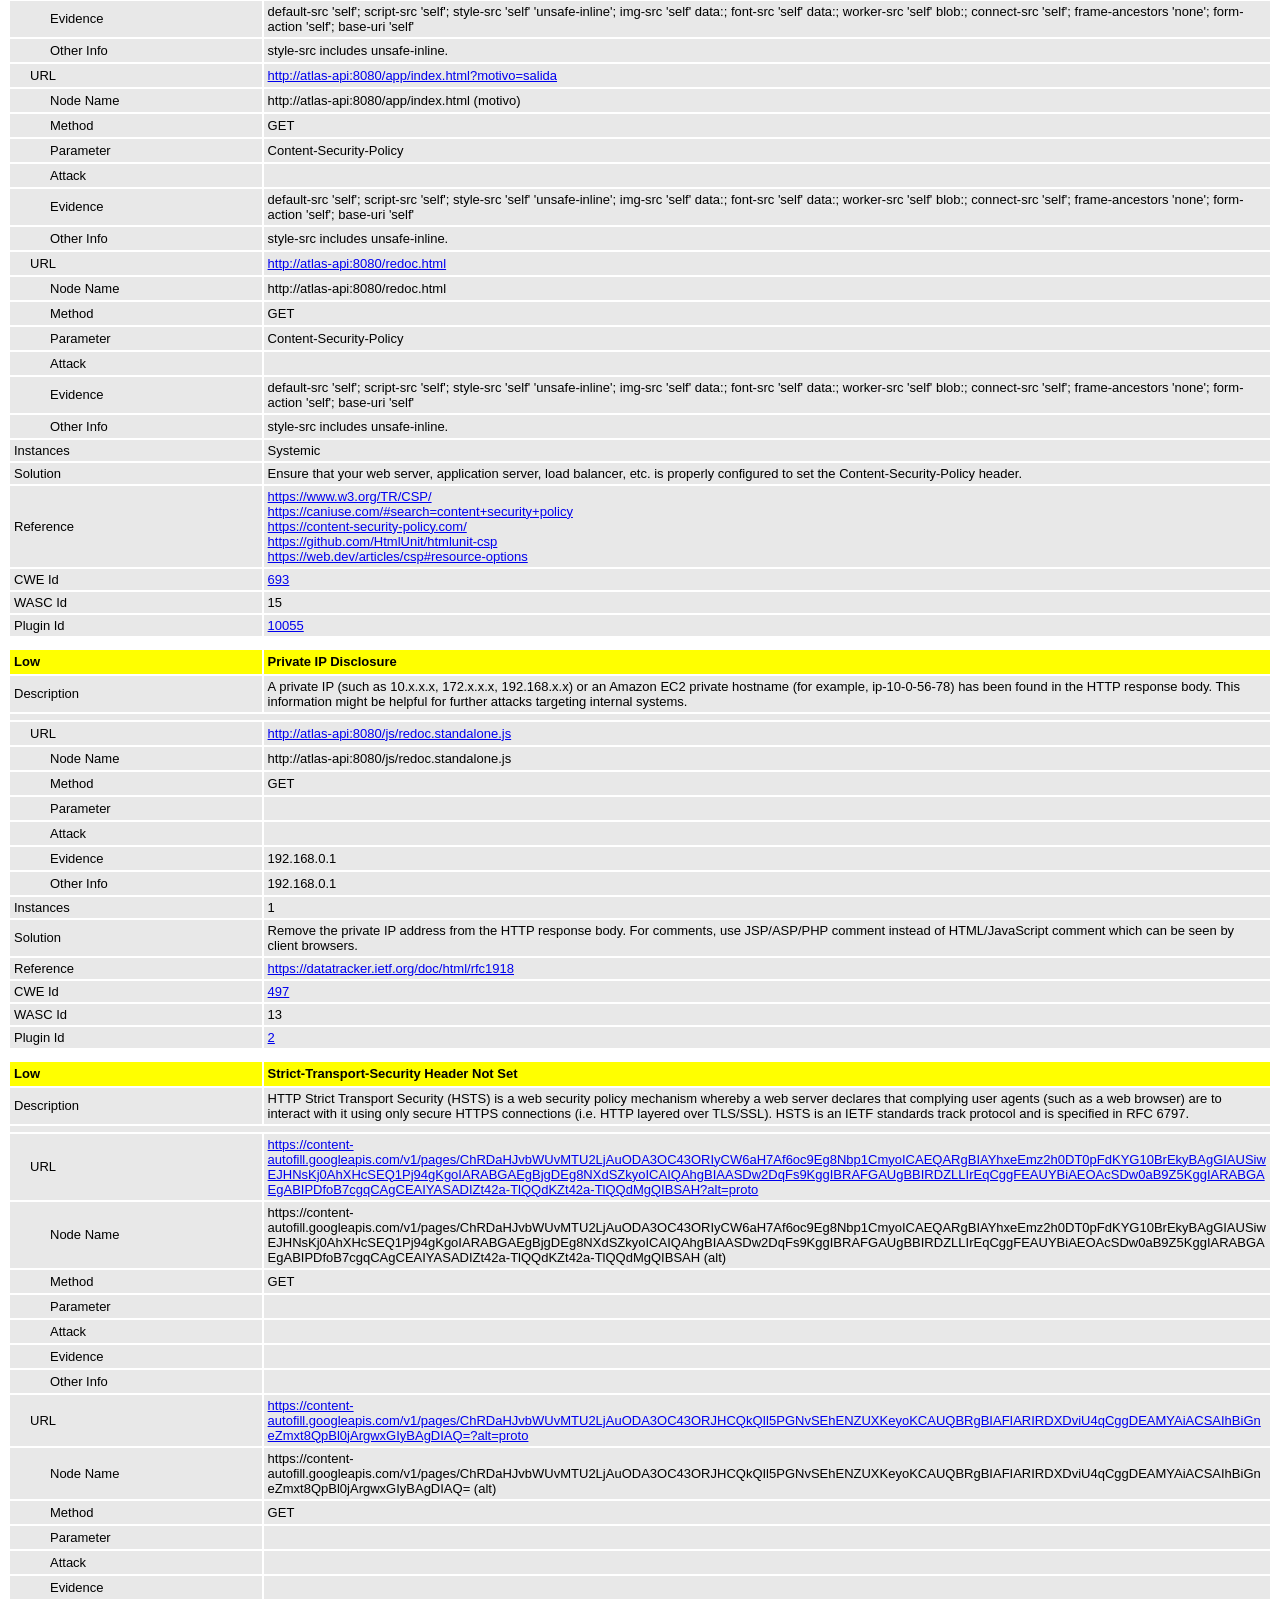
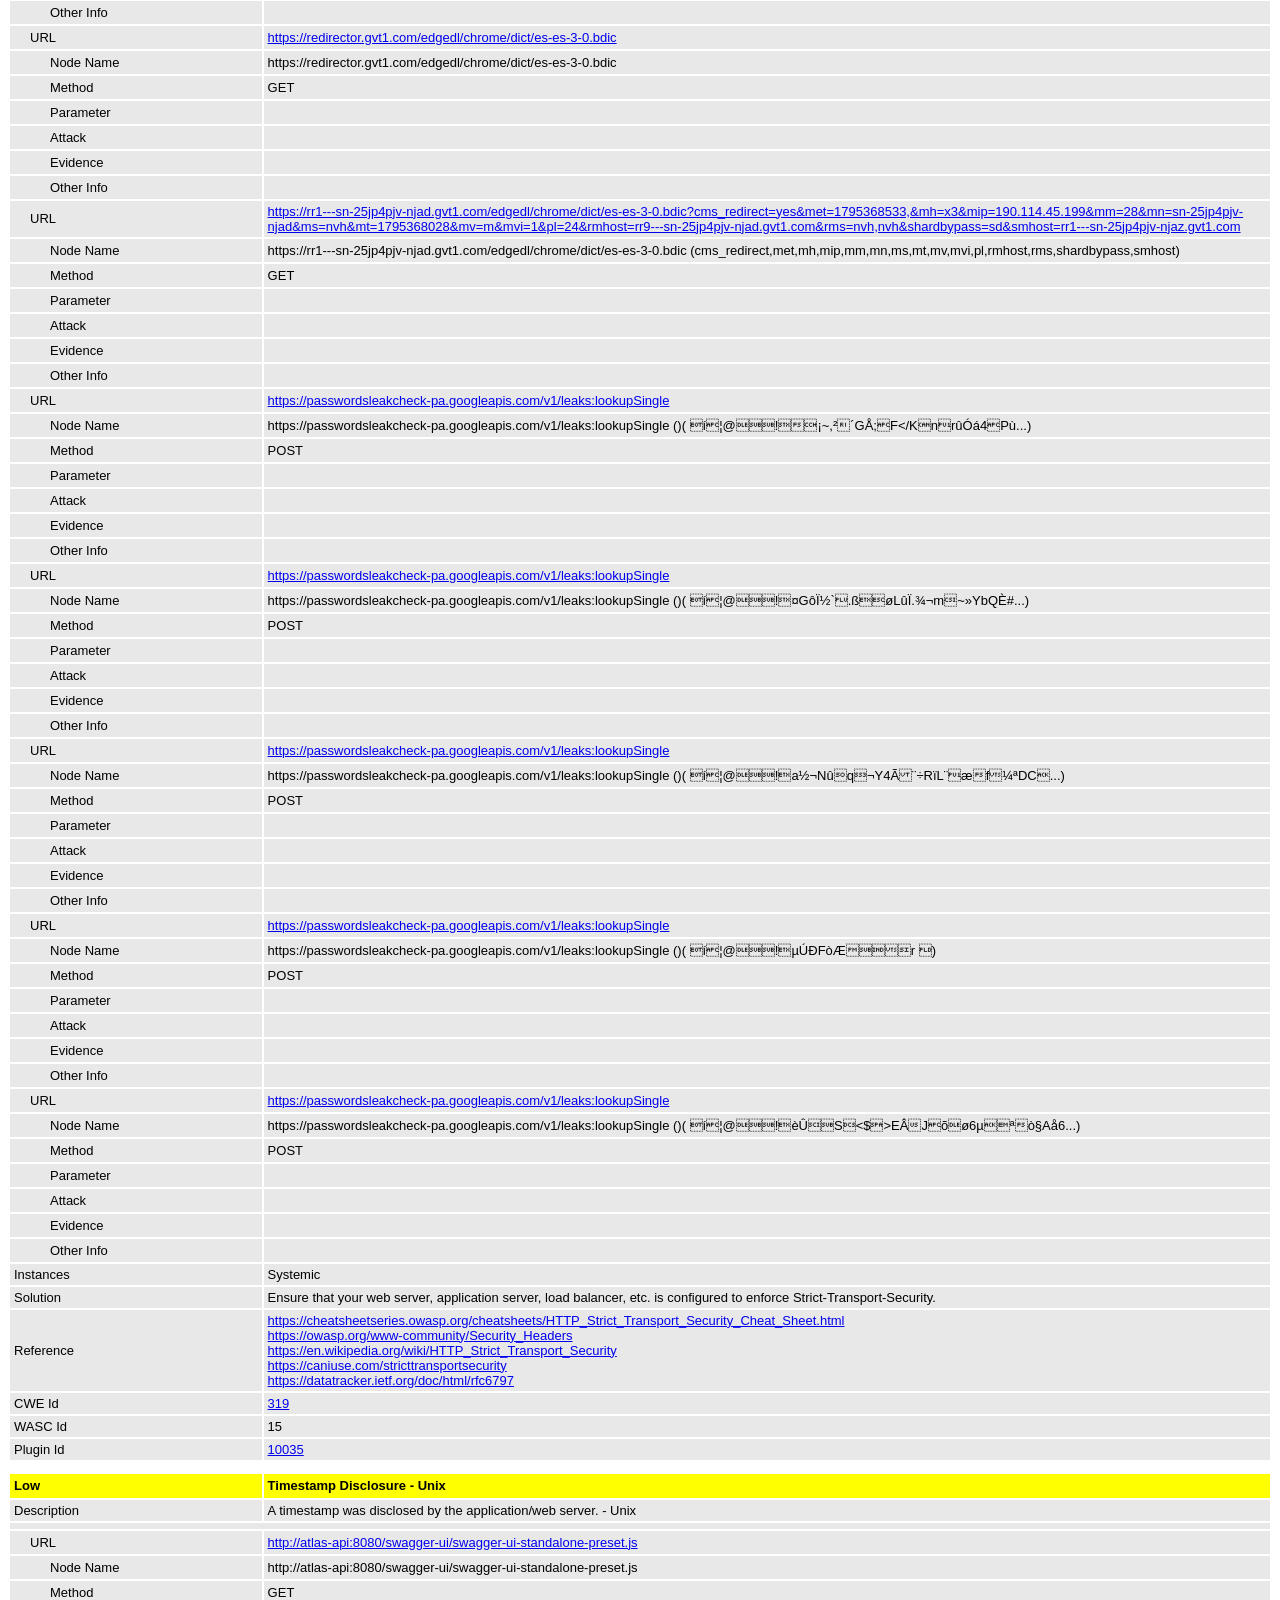
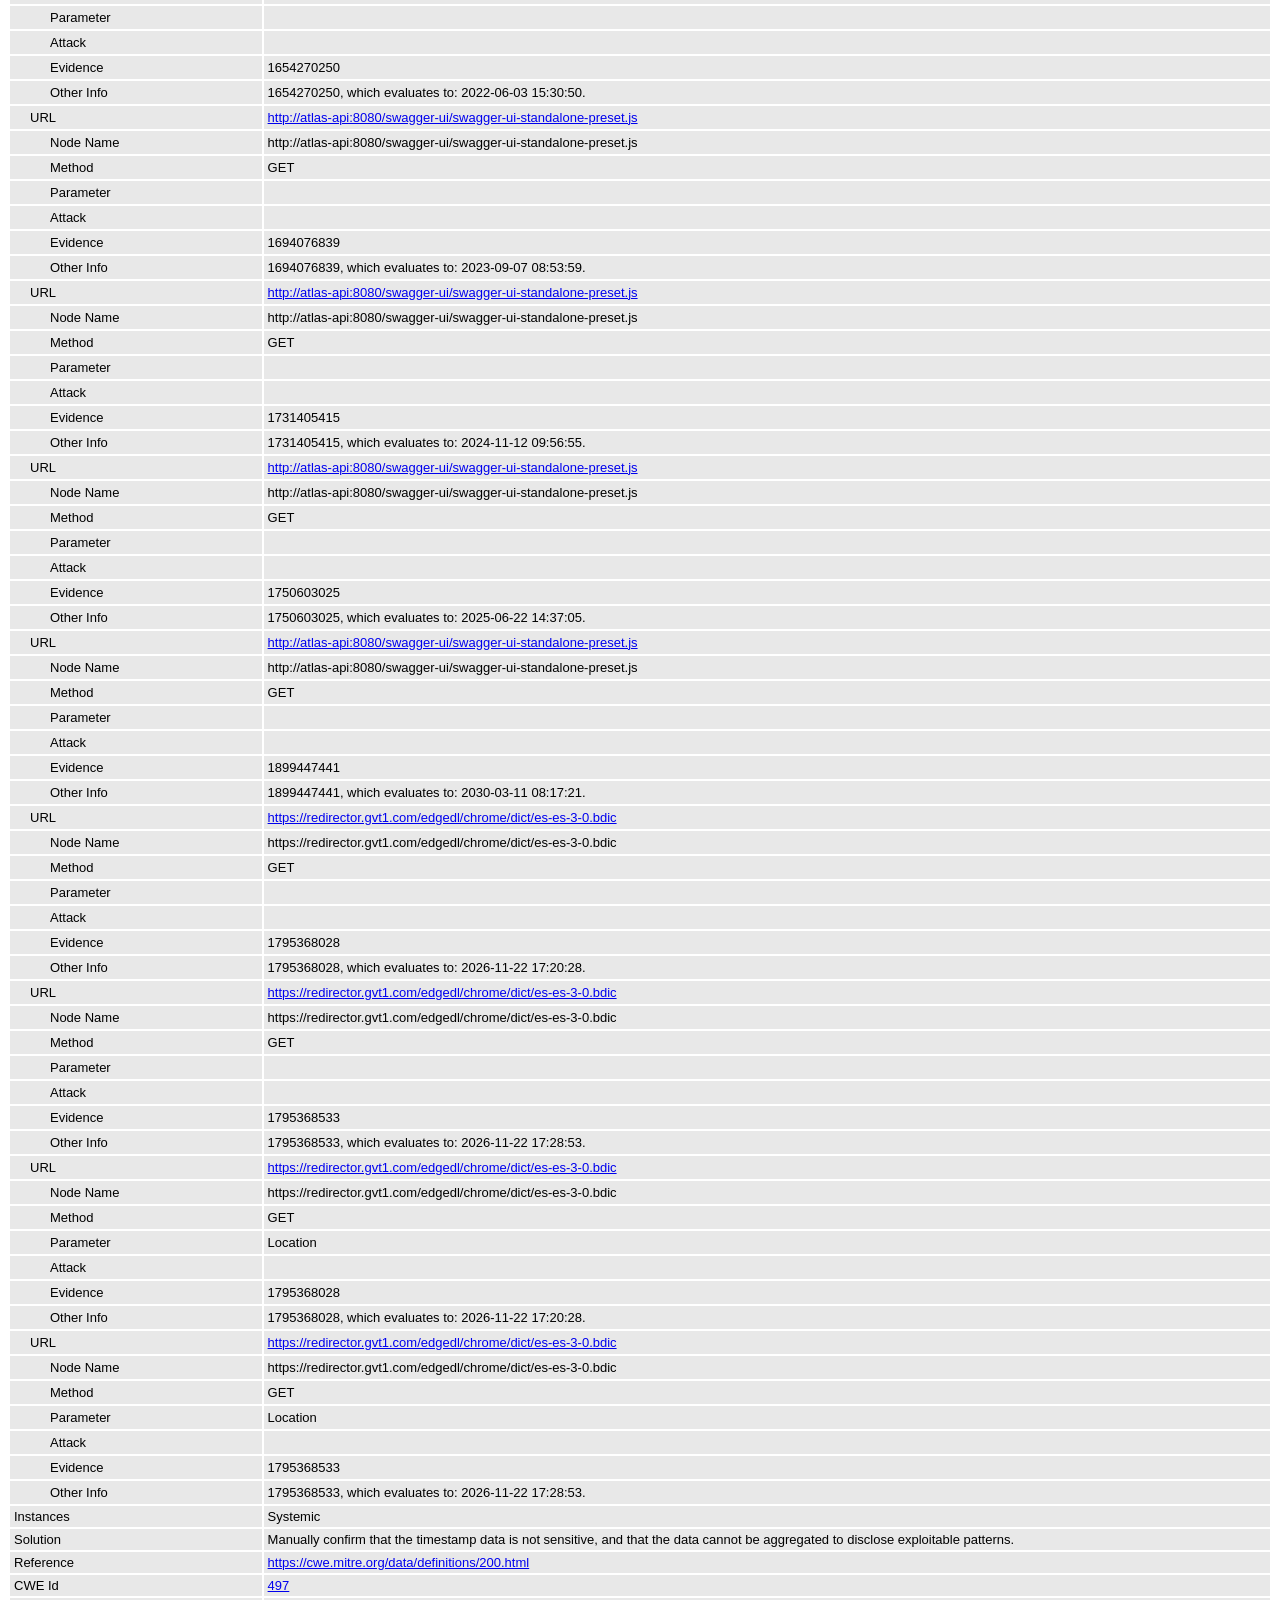
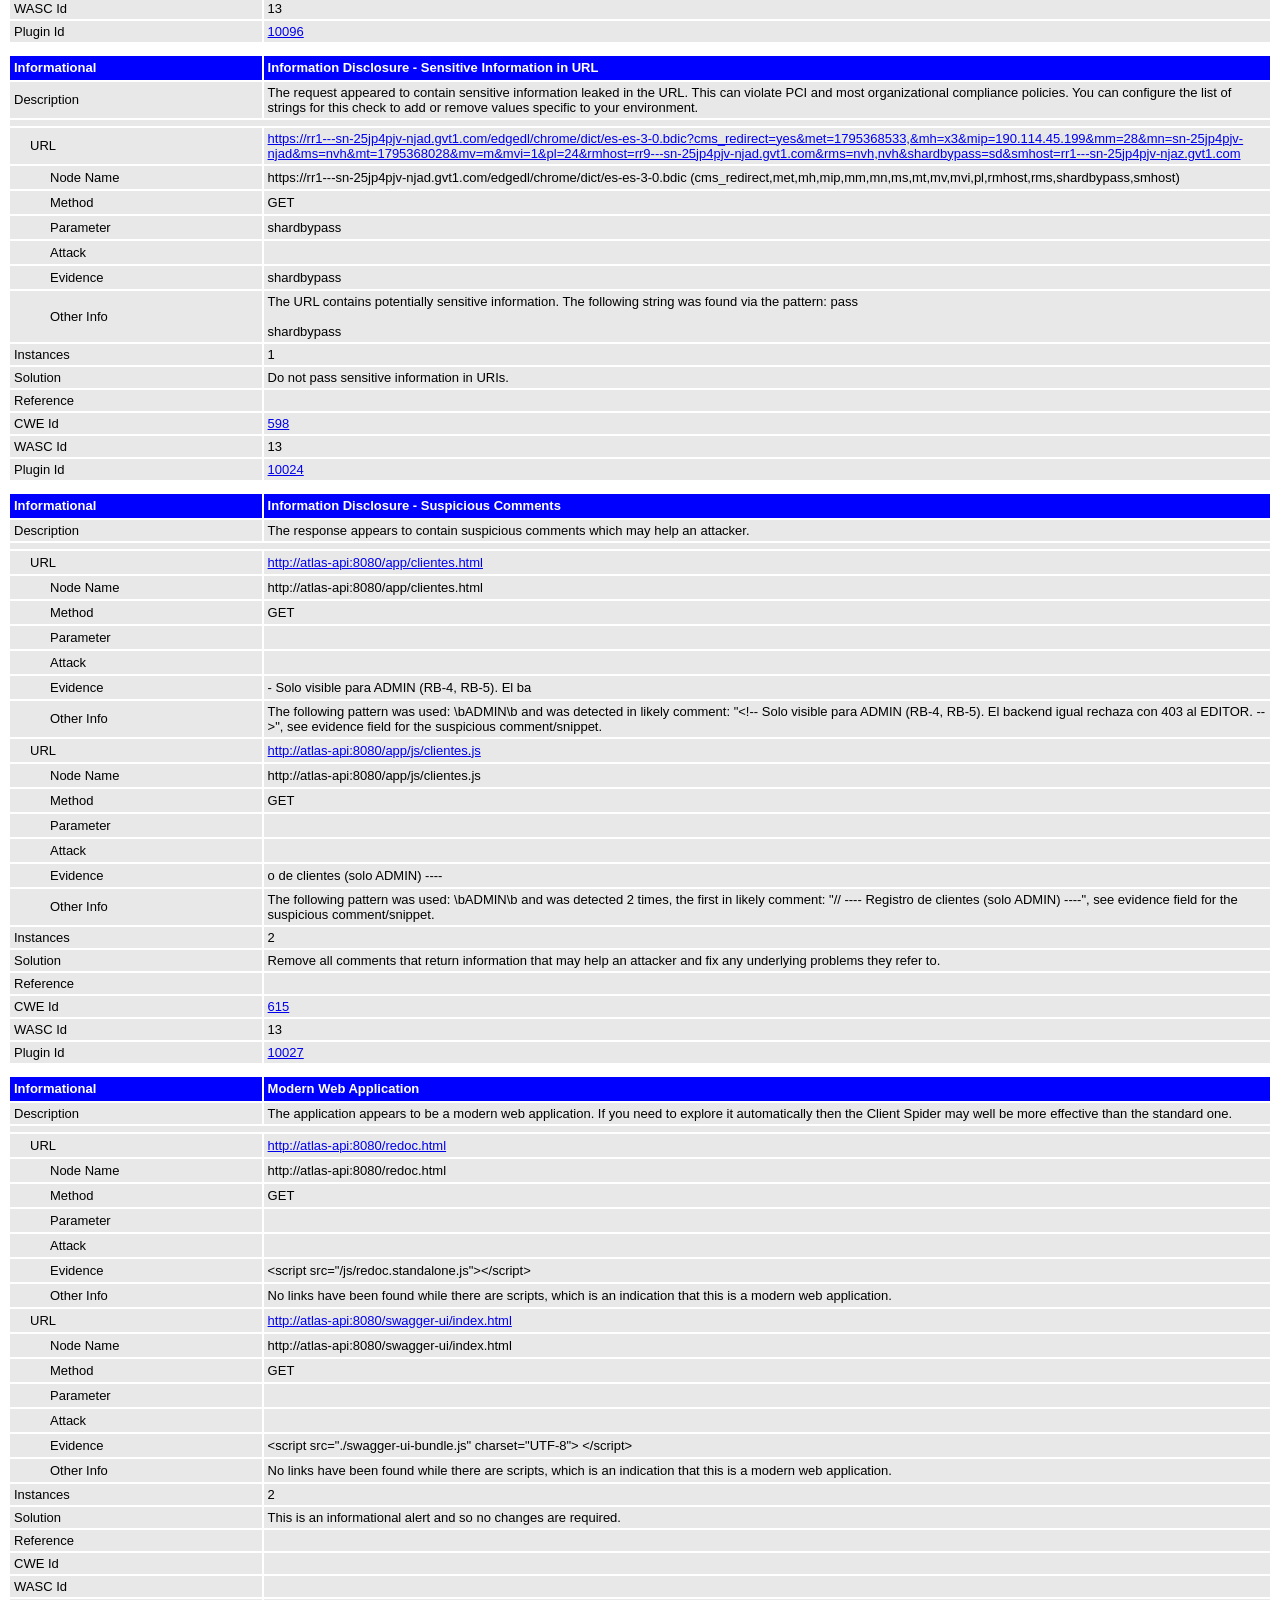
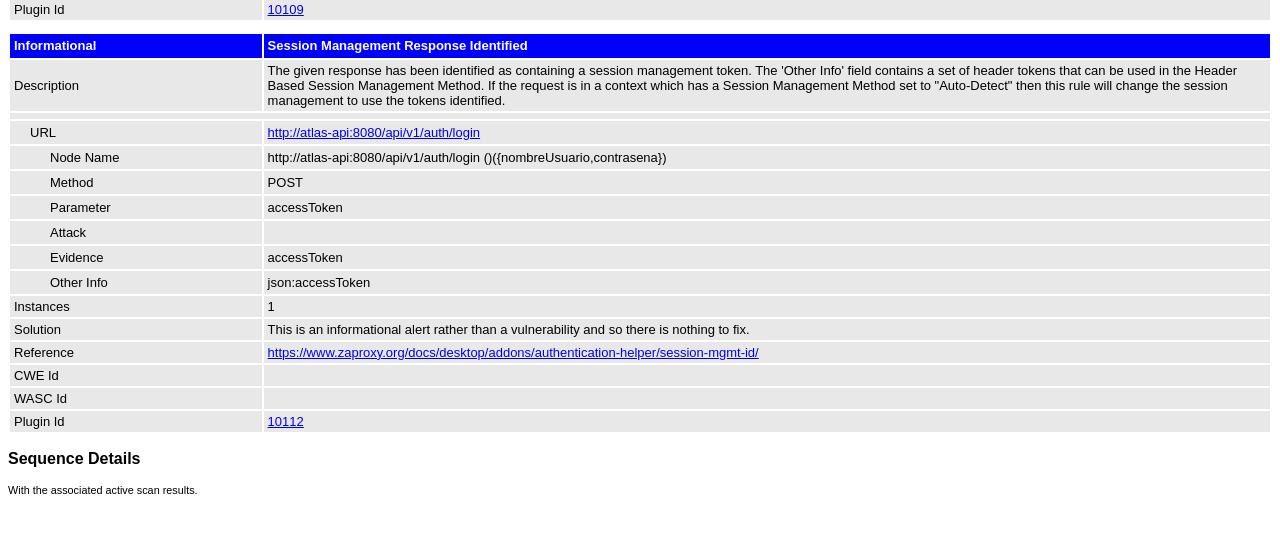
<file: evidencias/EP3/09-zap-e2e/zap-report.html>
<!DOCTYPE html>
<html>
<head>
<META http-equiv="Content-Type" content="text/html; charset=UTF-8" />
<title>ZAP Scanning Report</title>
<style type="text/css">
body {
	font-family: "Helvetica Neue", Helvetica, Arial, sans-serif;
	color: #000;
	font-size: 13px;
}

h1 {
	text-align: center;
	font-weight: bold;
	font-size: 32px
}

h3 {
	font-size: 16px;
}

table {
	border: none;
	font-size: 13px;
}

td, th {
	padding: 3px 4px;
	word-break: break-word;
}

th {
	font-weight: bold;
	background-color: #666666;
}

td {
	background-color: #e8e8e8;
}

.spacer {
	margin: 10px;
}

.spacer-lg {
	margin: 40px;
}

.indent1 {
	padding: 4px 20px;
}

.indent2 {
	padding: 4px 40px;
}

.risk-3 {
	background-color: red;
	color: #FFF;
}

.risk-2 {
	background-color: orange;
	color: #FFF;
}

.risk-1 {
	background-color: yellow;
	color: #000;
}

.risk-0 {
	background-color: blue;
	color: #FFF;
}

.risk--1 {
	background-color: green;
	color: #FFF;
}

.summary {
	width: 45%;
}

.summary th {
	color: #FFF;
}

.summary100 {
	width: 100%;
}

.summary80 {
	width: 80%;
}

.tdconstrainer {
	width: 9.1%;
	padding: 0
}

.alerts {
	width: 75%;
}

.alerts th {
	color: #FFF;
}

.results {
	width: 100%;
}

.results th {
	text-align: left;
}

.left-header {
	display: inline-block;
}

.pass {
	background: green;
	color: white
}

.pass::before {
	content: '\2714';
	color: white
}

.fail {
	background: red;
	color: white
}

.fail::before {
	content: '\2716';
	color: white
}

.alert-3b::before {
	content: '\2691';
	color: red
}

.alert-2b::before {
	content: '\2691 ';
	color: orange
}

.alert-1b::before {
	content: '\2691';
	color: yellow
}

.alert-0b::before {
	content: '\2691';
	color: blue
}

.alert-3a::after {
	content: '\2691';
	color: red
}

.alert-2a::after {
	content: '\2691 ';
	color: orange
}

.alert-1a::after {
	content: '\2691';
	color: yellow
}

.alert-0a::after {
	content: '\2691';
	color: blue
}

.lm2 {
	margin-left: 2em;
}

.smallnote {
	font-size: 0.75em
}

.alwayswhite {
	color: white
}

.script-diagnostic-screenshot {
	display: block;
	max-width: 100%;
	height: auto;
}
</style>
</head>
<body>
	<h1>
		<!-- The ZAP by Checkmark Logo -->
		<img
			src="[data-uri]"
			alt="" />
		ZAP Scanning Report
	</h1>
	<p />
	

	<h2>
		
		
		Sites: https://rr1---sn-25jp4pjv-njad.gvt1.com https://redirector.gvt1.com https://passwordsleakcheck-pa.googleapis.com https://content-autofill.googleapis.com http://atlas-api:8080
	</h2>

	<h3>
		Generated on Sun, 22 Nov 2026 17:39:19
	</h3>

	<h3>
		ZAP Version: 2.17.0
	</h3>

	<h4>
		ZAP by <a href="https://checkmarx.com/">Checkmarx</a>
	</h4>

	
		<h3 class="left-header">Summary of Alerts</h3>
		<table class="summary">
			<tr>
				<th width="45%"
					height="24">Risk Level</th>
				<th width="55%"
					align="center">Number of Alerts</th>
			</tr>
			<tr>
				<td class="risk-3">
					<div>High</div>
				</td>
				<td align="center">
					<div>1</div>
				</td>
			</tr>
			<tr>
				<td class="risk-2">
					<div>Medium</div>
				</td>
				<td align="center">
					<div>1</div>
				</td>
			</tr>
			<tr>
				<td class="risk-1">
					<div>Low</div>
				</td>
				<td align="center">
					<div>3</div>
				</td>
			</tr>
			<tr>
				<td class="risk-0">
					<div>Informational</div>
				</td>
				<td align="center">
					<div>4</div>
				</td>
			</tr>
			<tr>
				<td class="risk--1">
					<div>				False Positives:</div>
				</td>
				<td align="center">
					<div>0</div>
				</td>
			</tr>
		</table>
		<div class="spacer-lg"></div>
	
	
	
		<h3 class="left-header">Insights</h3>
		
		<table class="summary100">
			<tr>
				<th height="24">Level</th>
				<th>Reason</th>
				<th>Site</th>
				<th>Description</th>
				<th>Statistic</th>
			</tr>
			
				<tr>
				<td class="risk-2">
					<div>Medium</div>
				</td>
				<td>
					<div>Exceeded High</div>
				</td>
				<td>
					<div>http://atlas-api:8080</div>
				</td>
				<td>
					<div>Percentage of responses with status code 4xx</div>
				</td>
				<td align="center">
					<div>51 %</div>
				</td>
				</tr>
			
				<tr>
				<td class="risk-1">
					<div>Low</div>
				</td>
				<td>
					<div>Warning</div>
				</td>
				<td>
					<div></div>
				</td>
				<td>
					<div>ZAP warnings logged - see the zap.log file for details</div>
				</td>
				<td align="center">
					<div>15   </div>
				</td>
				</tr>
			
				<tr>
				<td class="risk-0">
					<div>Info</div>
				</td>
				<td>
					<div>Informational</div>
				</td>
				<td>
					<div>http://atlas-api:8080</div>
				</td>
				<td>
					<div>Percentage of responses with status code 2xx</div>
				</td>
				<td align="center">
					<div>48 %</div>
				</td>
				</tr>
			
				<tr>
				<td class="risk-0">
					<div>Info</div>
				</td>
				<td>
					<div>Informational</div>
				</td>
				<td>
					<div>http://atlas-api:8080</div>
				</td>
				<td>
					<div>Percentage of responses with status code 5xx</div>
				</td>
				<td align="center">
					<div>1 %</div>
				</td>
				</tr>
			
				<tr>
				<td class="risk-0">
					<div>Info</div>
				</td>
				<td>
					<div>Informational</div>
				</td>
				<td>
					<div>http://atlas-api:8080</div>
				</td>
				<td>
					<div>Percentage of endpoints with content type application/json</div>
				</td>
				<td align="center">
					<div>22 %</div>
				</td>
				</tr>
			
				<tr>
				<td class="risk-0">
					<div>Info</div>
				</td>
				<td>
					<div>Informational</div>
				</td>
				<td>
					<div>http://atlas-api:8080</div>
				</td>
				<td>
					<div>Percentage of endpoints with content type application/yaml</div>
				</td>
				<td align="center">
					<div>2 %</div>
				</td>
				</tr>
			
				<tr>
				<td class="risk-0">
					<div>Info</div>
				</td>
				<td>
					<div>Informational</div>
				</td>
				<td>
					<div>http://atlas-api:8080</div>
				</td>
				<td>
					<div>Percentage of endpoints with content type image/png</div>
				</td>
				<td align="center">
					<div>5 %</div>
				</td>
				</tr>
			
				<tr>
				<td class="risk-0">
					<div>Info</div>
				</td>
				<td>
					<div>Informational</div>
				</td>
				<td>
					<div>http://atlas-api:8080</div>
				</td>
				<td>
					<div>Percentage of endpoints with content type text/css</div>
				</td>
				<td align="center">
					<div>14 %</div>
				</td>
				</tr>
			
				<tr>
				<td class="risk-0">
					<div>Info</div>
				</td>
				<td>
					<div>Informational</div>
				</td>
				<td>
					<div>http://atlas-api:8080</div>
				</td>
				<td>
					<div>Percentage of endpoints with content type text/html</div>
				</td>
				<td align="center">
					<div>22 %</div>
				</td>
				</tr>
			
				<tr>
				<td class="risk-0">
					<div>Info</div>
				</td>
				<td>
					<div>Informational</div>
				</td>
				<td>
					<div>http://atlas-api:8080</div>
				</td>
				<td>
					<div>Percentage of endpoints with content type text/javascript</div>
				</td>
				<td align="center">
					<div>22 %</div>
				</td>
				</tr>
			
				<tr>
				<td class="risk-0">
					<div>Info</div>
				</td>
				<td>
					<div>Informational</div>
				</td>
				<td>
					<div>http://atlas-api:8080</div>
				</td>
				<td>
					<div>Percentage of endpoints with method DELETE</div>
				</td>
				<td align="center">
					<div>2 %</div>
				</td>
				</tr>
			
				<tr>
				<td class="risk-0">
					<div>Info</div>
				</td>
				<td>
					<div>Informational</div>
				</td>
				<td>
					<div>http://atlas-api:8080</div>
				</td>
				<td>
					<div>Percentage of endpoints with method GET</div>
				</td>
				<td align="center">
					<div>85 %</div>
				</td>
				</tr>
			
				<tr>
				<td class="risk-0">
					<div>Info</div>
				</td>
				<td>
					<div>Informational</div>
				</td>
				<td>
					<div>http://atlas-api:8080</div>
				</td>
				<td>
					<div>Percentage of endpoints with method POST</div>
				</td>
				<td align="center">
					<div>11 %</div>
				</td>
				</tr>
			
				<tr>
				<td class="risk-0">
					<div>Info</div>
				</td>
				<td>
					<div>Informational</div>
				</td>
				<td>
					<div>http://atlas-api:8080</div>
				</td>
				<td>
					<div>Count of total endpoints</div>
				</td>
				<td align="center">
					<div>35   </div>
				</td>
				</tr>
			
				<tr>
				<td class="risk-0">
					<div>Info</div>
				</td>
				<td>
					<div>Informational</div>
				</td>
				<td>
					<div>http://atlas-api:8080</div>
				</td>
				<td>
					<div>Percentage of slow responses</div>
				</td>
				<td align="center">
					<div>4 %</div>
				</td>
				</tr>
			
				<tr>
				<td class="risk-0">
					<div>Info</div>
				</td>
				<td>
					<div>Informational</div>
				</td>
				<td>
					<div>https://api.github.com</div>
				</td>
				<td>
					<div>Percentage of responses with status code 4xx</div>
				</td>
				<td align="center">
					<div>100 %</div>
				</td>
				</tr>
			
				<tr>
				<td class="risk-0">
					<div>Info</div>
				</td>
				<td>
					<div>Informational</div>
				</td>
				<td>
					<div>https://api.github.com</div>
				</td>
				<td>
					<div>Percentage of slow responses</div>
				</td>
				<td align="center">
					<div>100 %</div>
				</td>
				</tr>
			
				<tr>
				<td class="risk-0">
					<div>Info</div>
				</td>
				<td>
					<div>Informational</div>
				</td>
				<td>
					<div>https://content-autofill.googleapis.com</div>
				</td>
				<td>
					<div>Percentage of responses with status code 4xx</div>
				</td>
				<td align="center">
					<div>100 %</div>
				</td>
				</tr>
			
				<tr>
				<td class="risk-0">
					<div>Info</div>
				</td>
				<td>
					<div>Informational</div>
				</td>
				<td>
					<div>https://content-autofill.googleapis.com</div>
				</td>
				<td>
					<div>Percentage of endpoints with content type application/x-protobuf</div>
				</td>
				<td align="center">
					<div>100 %</div>
				</td>
				</tr>
			
				<tr>
				<td class="risk-0">
					<div>Info</div>
				</td>
				<td>
					<div>Informational</div>
				</td>
				<td>
					<div>https://content-autofill.googleapis.com</div>
				</td>
				<td>
					<div>Percentage of endpoints with method GET</div>
				</td>
				<td align="center">
					<div>100 %</div>
				</td>
				</tr>
			
				<tr>
				<td class="risk-0">
					<div>Info</div>
				</td>
				<td>
					<div>Informational</div>
				</td>
				<td>
					<div>https://content-autofill.googleapis.com</div>
				</td>
				<td>
					<div>Count of total endpoints</div>
				</td>
				<td align="center">
					<div>2   </div>
				</td>
				</tr>
			
				<tr>
				<td class="risk-0">
					<div>Info</div>
				</td>
				<td>
					<div>Informational</div>
				</td>
				<td>
					<div>https://content-autofill.googleapis.com</div>
				</td>
				<td>
					<div>Percentage of slow responses</div>
				</td>
				<td align="center">
					<div>100 %</div>
				</td>
				</tr>
			
				<tr>
				<td class="risk-0">
					<div>Info</div>
				</td>
				<td>
					<div>Informational</div>
				</td>
				<td>
					<div>https://passwordsleakcheck-pa.googleapis.com</div>
				</td>
				<td>
					<div>Percentage of responses with status code 4xx</div>
				</td>
				<td align="center">
					<div>100 %</div>
				</td>
				</tr>
			
				<tr>
				<td class="risk-0">
					<div>Info</div>
				</td>
				<td>
					<div>Informational</div>
				</td>
				<td>
					<div>https://passwordsleakcheck-pa.googleapis.com</div>
				</td>
				<td>
					<div>Percentage of endpoints with content type application/x-protobuf</div>
				</td>
				<td align="center">
					<div>100 %</div>
				</td>
				</tr>
			
				<tr>
				<td class="risk-0">
					<div>Info</div>
				</td>
				<td>
					<div>Informational</div>
				</td>
				<td>
					<div>https://passwordsleakcheck-pa.googleapis.com</div>
				</td>
				<td>
					<div>Percentage of endpoints with method POST</div>
				</td>
				<td align="center">
					<div>100 %</div>
				</td>
				</tr>
			
				<tr>
				<td class="risk-0">
					<div>Info</div>
				</td>
				<td>
					<div>Informational</div>
				</td>
				<td>
					<div>https://passwordsleakcheck-pa.googleapis.com</div>
				</td>
				<td>
					<div>Count of total endpoints</div>
				</td>
				<td align="center">
					<div>12   </div>
				</td>
				</tr>
			
				<tr>
				<td class="risk-0">
					<div>Info</div>
				</td>
				<td>
					<div>Informational</div>
				</td>
				<td>
					<div>https://passwordsleakcheck-pa.googleapis.com</div>
				</td>
				<td>
					<div>Percentage of slow responses</div>
				</td>
				<td align="center">
					<div>100 %</div>
				</td>
				</tr>
			
				<tr>
				<td class="risk-0">
					<div>Info</div>
				</td>
				<td>
					<div>Informational</div>
				</td>
				<td>
					<div>https://redirector.gvt1.com</div>
				</td>
				<td>
					<div>Percentage of responses with status code 3xx</div>
				</td>
				<td align="center">
					<div>100 %</div>
				</td>
				</tr>
			
				<tr>
				<td class="risk-0">
					<div>Info</div>
				</td>
				<td>
					<div>Informational</div>
				</td>
				<td>
					<div>https://redirector.gvt1.com</div>
				</td>
				<td>
					<div>Percentage of endpoints with content type text/html</div>
				</td>
				<td align="center">
					<div>100 %</div>
				</td>
				</tr>
			
				<tr>
				<td class="risk-0">
					<div>Info</div>
				</td>
				<td>
					<div>Informational</div>
				</td>
				<td>
					<div>https://redirector.gvt1.com</div>
				</td>
				<td>
					<div>Percentage of endpoints with method GET</div>
				</td>
				<td align="center">
					<div>100 %</div>
				</td>
				</tr>
			
				<tr>
				<td class="risk-0">
					<div>Info</div>
				</td>
				<td>
					<div>Informational</div>
				</td>
				<td>
					<div>https://redirector.gvt1.com</div>
				</td>
				<td>
					<div>Count of total endpoints</div>
				</td>
				<td align="center">
					<div>1   </div>
				</td>
				</tr>
			
				<tr>
				<td class="risk-0">
					<div>Info</div>
				</td>
				<td>
					<div>Informational</div>
				</td>
				<td>
					<div>https://redirector.gvt1.com</div>
				</td>
				<td>
					<div>Percentage of slow responses</div>
				</td>
				<td align="center">
					<div>100 %</div>
				</td>
				</tr>
			
				<tr>
				<td class="risk-0">
					<div>Info</div>
				</td>
				<td>
					<div>Informational</div>
				</td>
				<td>
					<div>https://redocly.com</div>
				</td>
				<td>
					<div>Percentage of responses with status code 2xx</div>
				</td>
				<td align="center">
					<div>100 %</div>
				</td>
				</tr>
			
				<tr>
				<td class="risk-0">
					<div>Info</div>
				</td>
				<td>
					<div>Informational</div>
				</td>
				<td>
					<div>https://redocly.com</div>
				</td>
				<td>
					<div>Percentage of slow responses</div>
				</td>
				<td align="center">
					<div>100 %</div>
				</td>
				</tr>
			
				<tr>
				<td class="risk-0">
					<div>Info</div>
				</td>
				<td>
					<div>Informational</div>
				</td>
				<td>
					<div>https://rr1---sn-25jp4pjv-njad.gvt1.com</div>
				</td>
				<td>
					<div>Percentage of responses with status code 2xx</div>
				</td>
				<td align="center">
					<div>100 %</div>
				</td>
				</tr>
			
				<tr>
				<td class="risk-0">
					<div>Info</div>
				</td>
				<td>
					<div>Informational</div>
				</td>
				<td>
					<div>https://rr1---sn-25jp4pjv-njad.gvt1.com</div>
				</td>
				<td>
					<div>Percentage of endpoints with content type application/octet-stream</div>
				</td>
				<td align="center">
					<div>100 %</div>
				</td>
				</tr>
			
				<tr>
				<td class="risk-0">
					<div>Info</div>
				</td>
				<td>
					<div>Informational</div>
				</td>
				<td>
					<div>https://rr1---sn-25jp4pjv-njad.gvt1.com</div>
				</td>
				<td>
					<div>Percentage of endpoints with method GET</div>
				</td>
				<td align="center">
					<div>100 %</div>
				</td>
				</tr>
			
				<tr>
				<td class="risk-0">
					<div>Info</div>
				</td>
				<td>
					<div>Informational</div>
				</td>
				<td>
					<div>https://rr1---sn-25jp4pjv-njad.gvt1.com</div>
				</td>
				<td>
					<div>Count of total endpoints</div>
				</td>
				<td align="center">
					<div>1   </div>
				</td>
				</tr>
			
				<tr>
				<td class="risk-0">
					<div>Info</div>
				</td>
				<td>
					<div>Informational</div>
				</td>
				<td>
					<div>https://rr1---sn-25jp4pjv-njad.gvt1.com</div>
				</td>
				<td>
					<div>Percentage of slow responses</div>
				</td>
				<td align="center">
					<div>100 %</div>
				</td>
				</tr>
			
		</table>
		<div class="spacer-lg"></div>
	

	

	
		
			<h3>Summary of Sequences</h3>
			<p class="smallnote">For each step: result (Pass/Fail) - risk (of highest alert(s) for the step, if any).</p>

			
				</table>
			
		
	</th:block>

	
		<h3>Alerts</h3>
		<table class="alerts">
			<tr>
				<th width="60%" height="24">Name</th>
				<th width="20%"
					align="center">Risk Level</th>
				<th width="20%"
					align="center">Number of Instances</th>
			</tr>
			<tr>
				<td><a href="#10003">Vulnerable JS Library</a></td>
				<td align="center" class="risk-3">High</td>
				
				
				<td align="center">1</td>
				
			</tr>
			<tr>
				<td><a href="#10055">CSP: style-src unsafe-inline</a></td>
				<td align="center" class="risk-2">Medium</td>
				
				<td align="center">Systemic</td>
				
				
			</tr>
			<tr>
				<td><a href="#2">Private IP Disclosure</a></td>
				<td align="center" class="risk-1">Low</td>
				
				
				<td align="center">1</td>
				
			</tr>
			<tr>
				<td><a href="#10035">Strict-Transport-Security Header Not Set</a></td>
				<td align="center" class="risk-1">Low</td>
				
				<td align="center">Systemic</td>
				
				
			</tr>
			<tr>
				<td><a href="#10096">Timestamp Disclosure - Unix</a></td>
				<td align="center" class="risk-1">Low</td>
				
				<td align="center">Systemic</td>
				
				
			</tr>
			<tr>
				<td><a href="#10024">Information Disclosure - Sensitive Information in URL</a></td>
				<td align="center" class="risk-0">Informational</td>
				
				
				<td align="center">1</td>
				
			</tr>
			<tr>
				<td><a href="#10027">Information Disclosure - Suspicious Comments</a></td>
				<td align="center" class="risk-0">Informational</td>
				
				
				<td align="center">2</td>
				
			</tr>
			<tr>
				<td><a href="#10109">Modern Web Application</a></td>
				<td align="center" class="risk-0">Informational</td>
				
				
				<td align="center">2</td>
				
			</tr>
			<tr>
				<td><a href="#10112">Session Management Response Identified</a></td>
				<td align="center" class="risk-0">Informational</td>
				
				
				<td align="center">1</td>
				
			</tr>
		</table>
		<div class="spacer-lg"></div>
	

	
		<h3>Alert Detail</h3>
		
			<table class="results">
				<tr height="24">
					<th width="20%" class="risk-3"><a
						id="10003"></a>
						<div>High</div></th>
					<th class="risk-3">Vulnerable JS Library</th>
				</tr>
				<tr>
					<td width="20%">Description</td>
					<td width="80%">
							<div>The identified library appears to be vulnerable.</div>
							
						</td>
				</tr>
				<TR vAlign="top">
					<TD colspan="2"></TD>
				</TR>
				
					<tr>
						<td width="20%"
							class="indent1">URL</td>
						<td width="80%"><a href="http://atlas-api:8080/swagger-ui/swagger-ui-bundle.js">http://atlas-api:8080/swagger-ui/swagger-ui-bundle.js</a></td>
					</tr>
					<tr>
						<td width="20%"
							class="indent2">Node Name</td>
						<td width="80%">http://atlas-api:8080/swagger-ui/swagger-ui-bundle.js</td>
					</tr>
					<tr>
						<td width="20%"
							class="indent2">Method</td>
						<td width="80%">GET</td>
					</tr>
					<tr>
						<td width="20%"
							class="indent2">Parameter</td>
						<td width="80%"></td>
					</tr>
					<tr>
						<td width="20%"
							class="indent2">Attack</td>
						<td width="80%"></td>
					</tr>
					<tr>
						<td width="20%"
							class="indent2">Evidence</td>
						<td width="80%">DOMPurify.version=&quot;3.2.4&quot;</td>
					</tr>
					<tr>
						<td width="20%"
							class="indent2">Other Info</td>
						<td width="80%">
							<div>The identified library DOMPurify, version 3.2.4 is vulnerable.</div>
							<br />
						
							<div>CVE-2026-66010</div>
							<br />
						
							<div>CVE-2026-75838</div>
							<br />
						
							<div>CVE-2025-15599</div>
							<br />
						
							<div>CVE-2026-41239</div>
							<br />
						
							<div>CVE-2026-65899</div>
							<br />
						
							<div>CVE-2026-41238</div>
							<br />
						
							<div>CVE-2026-65898</div>
							<br />
						
							<div>CVE-2026-109345</div>
							<br />
						
							<div>CVE-2026-65912</div>
							<br />
						
							<div>CVE-2026-65901</div>
							<br />
						
							<div>CVE-2026-65900</div>
							<br />
						
							<div>CVE-2026-65914</div>
							<br />
						
							<div>CVE-2026-65903</div>
							<br />
						
							<div>CVE-2026-65913</div>
							<br />
						
							<div>CVE-2026-65902</div>
							<br />
						
							<div>CVE-2026-0540</div>
							<br />
						
							<div>CVE-2026-41240</div>
							<br />
						
							<div>CVE-2026-49978</div>
							<br />
						
							<div>CVE-2026-49458</div>
							<br />
						
							<div>CVE-2026-116802</div>
							<br />
						
							<div>CVE-2026-49459</div>
							<br />
						
							<div>CVE-2026-116803</div>
							<br />
						
							<div>https://www.vulncheck.com/advisories/dompurify-xss-via-textarea-rawtext-bypass-in-safeforxml</div>
							<br />
						
							<div>https://www.vulncheck.com/advisories/dompurify-xss-via-missing-rawtext-elements-in-safeforxml</div>
							<br />
						
							<div>https://github.com/cure53/DOMPurify/security/advisories/GHSA-gvmj-g25r-r7wr</div>
							<br />
						
							<div>https://github.com/cure53/DOMPurify/security/advisories/GHSA-c2j3-45gr-mqc4</div>
							<br />
						
							<div>https://github.com/cure53/DOMPurify/security/advisories/GHSA-cj63-jhhr-wcxv</div>
							<br />
						
							<div>https://github.com/cure53/DOMPurify/pull/1672</div>
							<br />
						
							<div>https://www.vulncheck.com/advisories/dompurify-xss-via-missing-rawtext-elements-in-safe-for-xml</div>
							<br />
						
							<div>https://github.com/cure53/DOMPurify/commit/fca0a938b4261ddc9c0293a289935a9029c049f5</div>
							<br />
						
							<div>https://github.com/cure53/DOMPurify/security/advisories/GHSA-39q2-94rc-95cp</div>
							<br />
						
							<div>https://github.com/cure53/DOMPurify/commit/c861f5a83fb8d90800f1680f855fee551161ac2b</div>
							<br />
						
							<div>https://github.com/cure53/DOMPurify/security/advisories/GHSA-r47g-fvhr-h676</div>
							<br />
						
							<div>https://github.com/cure53/DOMPurify/security/advisories/GHSA-h7mw-gpvr-xq4m</div>
							<br />
						
							<div>https://github.com/cure53/DOMPurify/security/advisories/GHSA-cjmm-f4jc-qw8r</div>
							<br />
						
							<div>https://github.com/cure53/DOMPurify/security/advisories/GHSA-cmwh-pvxp-8882</div>
							<br />
						
							<div>https://github.com/cure53/DOMPurify/pull/1537</div>
							<br />
						
							<div>https://github.com/cure53/DOMPurify/pull/1636</div>
							<br />
						
							<div>https://github.com/cure53/DOMPurify/pull/1557</div>
							<br />
						
							<div>https://github.com/cure53/DOMPurify/security/advisories/GHSA-rp9w-3fw7-7cwq</div>
							<br />
						
							<div>https://github.com/cure53/DOMPurify/commit/b9b9d80f7e401771c2ccaef5f45def7eec8f27d7</div>
							<br />
						
							<div>https://github.com/cure53/DOMPurify/security/advisories/GHSA-mrv2-3pqr-j5jr</div>
							<br />
						
							<div>https://github.com/cure53/DOMPurify/security/advisories/GHSA-c6gr-qvv4-5v3f</div>
							<br />
						
							<div>https://github.com/cure53/DOMPurify/releases/tag/3.3.2</div>
							<br />
						
							<div>https://github.com/cure53/DOMPurify/releases/tag/3.4.0</div>
							<br />
						
							<div>https://github.com/cure53/DOMPurify/releases/tag/3.4.16</div>
							<br />
						
							<div>https://github.com/cure53/DOMPurify/commit/3067f7746769</div>
							<br />
						
							<div>https://github.com/cure53/DOMPurify/releases/tag/3.4.17</div>
							<br />
						
							<div>https://github.com/cure53/DOMPurify/security/advisories/GHSA-vxr8-fq34-vvx9</div>
							<br />
						
							<div>https://github.com/cure53/DOMPurify/security/advisories/GHSA-v9jr-rg53-9pgp</div>
							<br />
						
							<div>https://www.vulncheck.com/advisories/dompurify-xss-via-textarea-rawtext-bypass-in-safe-for-xml</div>
							<br />
						
							<div>https://github.com/cure53/DOMPurify/security/advisories/GHSA-x4vx-rjvf-j5p4</div>
							<br />
						
							<div>https://github.com/cure53/DOMPurify/security/advisories/GHSA-hpcv-96wg-7vj8</div>
							<br />
						
							<div>https://github.com/cure53/DOMPurify/security/advisories/GHSA-h8r8-wccr-v5f2</div>
							<br />
						
							<div>https://github.com/cure53/DOMPurify/security/advisories/GHSA-55q2-fjhq-7xh7</div>
							<br />
						
							<div>https://github.com/cure53/DOMPurify/security/advisories/GHSA-6688-9rhm-gjv2</div>
							<br />
						
							<div>https://github.com/cure53/DOMPurify/commit/a77a3e78b59f72fa4d1c83f22e121ad9cc7d3575</div>
							<br />
						
							<div>https://github.com/cure53/DOMPurify/releases/tag/3.4.12</div>
							<br />
						
							<div>https://github.com/cure53/DOMPurify/releases/tag/3.4.13</div>
							<br />
						
							<div>https://github.com/cure53/DOMPurify/commit/a9ca1e537422319a557a9a2aa61f003b23b4a197</div>
							<br />
						
							<div>https://github.com/cure53/DOMPurify/security/advisories/GHSA-crv5-9vww-q3g8</div>
							<br />
						
							<div>https://github.com/cure53/DOMPurify/security/advisories/GHSA-76mc-f452-cxcm</div>
							
						</td>
					</tr>
				
				<tr>
					<td width="20%">Instances</td>
					
					
					<td width="80%">1</td>
					
				</tr>
				<tr>
					<td width="20%">Solution</td>
					<td width="80%">
							<div>Upgrade to the latest version of the affected library.</div>
							
						</td>
				</tr>
				<tr>
					<td width="20%">Reference</td>
					<td width="80%">
							<a href="https://owasp.org/Top10/2021/A06_2021-Vulnerable_and_Outdated_Components/">https://owasp.org/Top10/2021/A06_2021-Vulnerable_and_Outdated_Components/</a>
							
						</td>
				</tr>
				<tr>
					<td width="20%">CWE Id</td>
					<td width="80%"><a
						href="https://cwe.mitre.org/data/definitions/1395.html">1395</a></td>
				</tr>
				<tr>
					<td width="20%">WASC Id</td>
					<td width="80%"></td>
				</tr>
				<tr>
					<td width="20%">Plugin Id</td>
					<td width="80%"><a
						href="https://www.zaproxy.org/docs/alerts/10003/">10003</a></td>
				</tr>
			</table>
			<div class="spacer"></div>
		
			<table class="results">
				<tr height="24">
					<th width="20%" class="risk-2"><a
						id="10055"></a>
						<div>Medium</div></th>
					<th class="risk-2">CSP: style-src unsafe-inline</th>
				</tr>
				<tr>
					<td width="20%">Description</td>
					<td width="80%">
							<div>Content Security Policy (CSP) is an added layer of security that helps to detect and mitigate certain types of attacks. Including (but not limited to) Cross Site Scripting (XSS), and data injection attacks. These attacks are used for everything from data theft to site defacement or distribution of malware. CSP provides a set of standard HTTP headers that allow website owners to declare approved sources of content that browsers should be allowed to load on that page — covered types are JavaScript, CSS, HTML frames, fonts, images and embeddable objects such as Java applets, ActiveX, audio and video files.</div>
							
						</td>
				</tr>
				<TR vAlign="top">
					<TD colspan="2"></TD>
				</TR>
				
					<tr>
						<td width="20%"
							class="indent1">URL</td>
						<td width="80%"><a href="http://atlas-api:8080/app/clientes.html">http://atlas-api:8080/app/clientes.html</a></td>
					</tr>
					<tr>
						<td width="20%"
							class="indent2">Node Name</td>
						<td width="80%">http://atlas-api:8080/app/clientes.html</td>
					</tr>
					<tr>
						<td width="20%"
							class="indent2">Method</td>
						<td width="80%">GET</td>
					</tr>
					<tr>
						<td width="20%"
							class="indent2">Parameter</td>
						<td width="80%">Content-Security-Policy</td>
					</tr>
					<tr>
						<td width="20%"
							class="indent2">Attack</td>
						<td width="80%"></td>
					</tr>
					<tr>
						<td width="20%"
							class="indent2">Evidence</td>
						<td width="80%">default-src &#39;self&#39;; script-src &#39;self&#39;; style-src &#39;self&#39; &#39;unsafe-inline&#39;; img-src &#39;self&#39; data:; font-src &#39;self&#39; data:; worker-src &#39;self&#39; blob:; connect-src &#39;self&#39;; frame-ancestors &#39;none&#39;; form-action &#39;self&#39;; base-uri &#39;self&#39;</td>
					</tr>
					<tr>
						<td width="20%"
							class="indent2">Other Info</td>
						<td width="80%">
							<div>style-src includes unsafe-inline.</div>
							
						</td>
					</tr>
				
					<tr>
						<td width="20%"
							class="indent1">URL</td>
						<td width="80%"><a href="http://atlas-api:8080/app/contratos.html?cliente=1">http://atlas-api:8080/app/contratos.html?cliente=1</a></td>
					</tr>
					<tr>
						<td width="20%"
							class="indent2">Node Name</td>
						<td width="80%">http://atlas-api:8080/app/contratos.html (cliente)</td>
					</tr>
					<tr>
						<td width="20%"
							class="indent2">Method</td>
						<td width="80%">GET</td>
					</tr>
					<tr>
						<td width="20%"
							class="indent2">Parameter</td>
						<td width="80%">Content-Security-Policy</td>
					</tr>
					<tr>
						<td width="20%"
							class="indent2">Attack</td>
						<td width="80%"></td>
					</tr>
					<tr>
						<td width="20%"
							class="indent2">Evidence</td>
						<td width="80%">default-src &#39;self&#39;; script-src &#39;self&#39;; style-src &#39;self&#39; &#39;unsafe-inline&#39;; img-src &#39;self&#39; data:; font-src &#39;self&#39; data:; worker-src &#39;self&#39; blob:; connect-src &#39;self&#39;; frame-ancestors &#39;none&#39;; form-action &#39;self&#39;; base-uri &#39;self&#39;</td>
					</tr>
					<tr>
						<td width="20%"
							class="indent2">Other Info</td>
						<td width="80%">
							<div>style-src includes unsafe-inline.</div>
							
						</td>
					</tr>
				
					<tr>
						<td width="20%"
							class="indent1">URL</td>
						<td width="80%"><a href="http://atlas-api:8080/app/index.html">http://atlas-api:8080/app/index.html</a></td>
					</tr>
					<tr>
						<td width="20%"
							class="indent2">Node Name</td>
						<td width="80%">http://atlas-api:8080/app/index.html</td>
					</tr>
					<tr>
						<td width="20%"
							class="indent2">Method</td>
						<td width="80%">GET</td>
					</tr>
					<tr>
						<td width="20%"
							class="indent2">Parameter</td>
						<td width="80%">Content-Security-Policy</td>
					</tr>
					<tr>
						<td width="20%"
							class="indent2">Attack</td>
						<td width="80%"></td>
					</tr>
					<tr>
						<td width="20%"
							class="indent2">Evidence</td>
						<td width="80%">default-src &#39;self&#39;; script-src &#39;self&#39;; style-src &#39;self&#39; &#39;unsafe-inline&#39;; img-src &#39;self&#39; data:; font-src &#39;self&#39; data:; worker-src &#39;self&#39; blob:; connect-src &#39;self&#39;; frame-ancestors &#39;none&#39;; form-action &#39;self&#39;; base-uri &#39;self&#39;</td>
					</tr>
					<tr>
						<td width="20%"
							class="indent2">Other Info</td>
						<td width="80%">
							<div>style-src includes unsafe-inline.</div>
							
						</td>
					</tr>
				
					<tr>
						<td width="20%"
							class="indent1">URL</td>
						<td width="80%"><a href="http://atlas-api:8080/app/index.html?motivo=salida">http://atlas-api:8080/app/index.html?motivo=salida</a></td>
					</tr>
					<tr>
						<td width="20%"
							class="indent2">Node Name</td>
						<td width="80%">http://atlas-api:8080/app/index.html (motivo)</td>
					</tr>
					<tr>
						<td width="20%"
							class="indent2">Method</td>
						<td width="80%">GET</td>
					</tr>
					<tr>
						<td width="20%"
							class="indent2">Parameter</td>
						<td width="80%">Content-Security-Policy</td>
					</tr>
					<tr>
						<td width="20%"
							class="indent2">Attack</td>
						<td width="80%"></td>
					</tr>
					<tr>
						<td width="20%"
							class="indent2">Evidence</td>
						<td width="80%">default-src &#39;self&#39;; script-src &#39;self&#39;; style-src &#39;self&#39; &#39;unsafe-inline&#39;; img-src &#39;self&#39; data:; font-src &#39;self&#39; data:; worker-src &#39;self&#39; blob:; connect-src &#39;self&#39;; frame-ancestors &#39;none&#39;; form-action &#39;self&#39;; base-uri &#39;self&#39;</td>
					</tr>
					<tr>
						<td width="20%"
							class="indent2">Other Info</td>
						<td width="80%">
							<div>style-src includes unsafe-inline.</div>
							
						</td>
					</tr>
				
					<tr>
						<td width="20%"
							class="indent1">URL</td>
						<td width="80%"><a href="http://atlas-api:8080/redoc.html">http://atlas-api:8080/redoc.html</a></td>
					</tr>
					<tr>
						<td width="20%"
							class="indent2">Node Name</td>
						<td width="80%">http://atlas-api:8080/redoc.html</td>
					</tr>
					<tr>
						<td width="20%"
							class="indent2">Method</td>
						<td width="80%">GET</td>
					</tr>
					<tr>
						<td width="20%"
							class="indent2">Parameter</td>
						<td width="80%">Content-Security-Policy</td>
					</tr>
					<tr>
						<td width="20%"
							class="indent2">Attack</td>
						<td width="80%"></td>
					</tr>
					<tr>
						<td width="20%"
							class="indent2">Evidence</td>
						<td width="80%">default-src &#39;self&#39;; script-src &#39;self&#39;; style-src &#39;self&#39; &#39;unsafe-inline&#39;; img-src &#39;self&#39; data:; font-src &#39;self&#39; data:; worker-src &#39;self&#39; blob:; connect-src &#39;self&#39;; frame-ancestors &#39;none&#39;; form-action &#39;self&#39;; base-uri &#39;self&#39;</td>
					</tr>
					<tr>
						<td width="20%"
							class="indent2">Other Info</td>
						<td width="80%">
							<div>style-src includes unsafe-inline.</div>
							
						</td>
					</tr>
				
				<tr>
					<td width="20%">Instances</td>
					
					<td width="80%">Systemic</td>
					
					
				</tr>
				<tr>
					<td width="20%">Solution</td>
					<td width="80%">
							<div>Ensure that your web server, application server, load balancer, etc. is properly configured to set the Content-Security-Policy header.</div>
							
						</td>
				</tr>
				<tr>
					<td width="20%">Reference</td>
					<td width="80%">
							<a href="https://www.w3.org/TR/CSP/">https://www.w3.org/TR/CSP/</a>
							<br />
						
							<a href="https://caniuse.com/#search=content+security+policy">https://caniuse.com/#search=content+security+policy</a>
							<br />
						
							<a href="https://content-security-policy.com/">https://content-security-policy.com/</a>
							<br />
						
							<a href="https://github.com/HtmlUnit/htmlunit-csp">https://github.com/HtmlUnit/htmlunit-csp</a>
							<br />
						
							<a href="https://web.dev/articles/csp#resource-options">https://web.dev/articles/csp#resource-options</a>
							
						</td>
				</tr>
				<tr>
					<td width="20%">CWE Id</td>
					<td width="80%"><a
						href="https://cwe.mitre.org/data/definitions/693.html">693</a></td>
				</tr>
				<tr>
					<td width="20%">WASC Id</td>
					<td width="80%">15</td>
				</tr>
				<tr>
					<td width="20%">Plugin Id</td>
					<td width="80%"><a
						href="https://www.zaproxy.org/docs/alerts/10055/">10055</a></td>
				</tr>
			</table>
			<div class="spacer"></div>
		
			<table class="results">
				<tr height="24">
					<th width="20%" class="risk-1"><a
						id="2"></a>
						<div>Low</div></th>
					<th class="risk-1">Private IP Disclosure</th>
				</tr>
				<tr>
					<td width="20%">Description</td>
					<td width="80%">
							<div>A private IP (such as 10.x.x.x, 172.x.x.x, 192.168.x.x) or an Amazon EC2 private hostname (for example, ip-10-0-56-78) has been found in the HTTP response body. This information might be helpful for further attacks targeting internal systems.</div>
							
						</td>
				</tr>
				<TR vAlign="top">
					<TD colspan="2"></TD>
				</TR>
				
					<tr>
						<td width="20%"
							class="indent1">URL</td>
						<td width="80%"><a href="http://atlas-api:8080/js/redoc.standalone.js">http://atlas-api:8080/js/redoc.standalone.js</a></td>
					</tr>
					<tr>
						<td width="20%"
							class="indent2">Node Name</td>
						<td width="80%">http://atlas-api:8080/js/redoc.standalone.js</td>
					</tr>
					<tr>
						<td width="20%"
							class="indent2">Method</td>
						<td width="80%">GET</td>
					</tr>
					<tr>
						<td width="20%"
							class="indent2">Parameter</td>
						<td width="80%"></td>
					</tr>
					<tr>
						<td width="20%"
							class="indent2">Attack</td>
						<td width="80%"></td>
					</tr>
					<tr>
						<td width="20%"
							class="indent2">Evidence</td>
						<td width="80%">192.168.0.1</td>
					</tr>
					<tr>
						<td width="20%"
							class="indent2">Other Info</td>
						<td width="80%">
							<div>192.168.0.1</div>
							
						</td>
					</tr>
				
				<tr>
					<td width="20%">Instances</td>
					
					
					<td width="80%">1</td>
					
				</tr>
				<tr>
					<td width="20%">Solution</td>
					<td width="80%">
							<div>Remove the private IP address from the HTTP response body. For comments, use JSP/ASP/PHP comment instead of HTML/JavaScript comment which can be seen by client browsers.</div>
							
						</td>
				</tr>
				<tr>
					<td width="20%">Reference</td>
					<td width="80%">
							<a href="https://datatracker.ietf.org/doc/html/rfc1918">https://datatracker.ietf.org/doc/html/rfc1918</a>
							
						</td>
				</tr>
				<tr>
					<td width="20%">CWE Id</td>
					<td width="80%"><a
						href="https://cwe.mitre.org/data/definitions/497.html">497</a></td>
				</tr>
				<tr>
					<td width="20%">WASC Id</td>
					<td width="80%">13</td>
				</tr>
				<tr>
					<td width="20%">Plugin Id</td>
					<td width="80%"><a
						href="https://www.zaproxy.org/docs/alerts/2/">2</a></td>
				</tr>
			</table>
			<div class="spacer"></div>
		
			<table class="results">
				<tr height="24">
					<th width="20%" class="risk-1"><a
						id="10035"></a>
						<div>Low</div></th>
					<th class="risk-1">Strict-Transport-Security Header Not Set</th>
				</tr>
				<tr>
					<td width="20%">Description</td>
					<td width="80%">
							<div>HTTP Strict Transport Security (HSTS) is a web security policy mechanism whereby a web server declares that complying user agents (such as a web browser) are to interact with it using only secure HTTPS connections (i.e. HTTP layered over TLS/SSL). HSTS is an IETF standards track protocol and is specified in RFC 6797.</div>
							
						</td>
				</tr>
				<TR vAlign="top">
					<TD colspan="2"></TD>
				</TR>
				
					<tr>
						<td width="20%"
							class="indent1">URL</td>
						<td width="80%"><a href="https://content-autofill.googleapis.com/v1/pages/[base64]?alt=proto">https://content-autofill.googleapis.com/v1/pages/[base64]?alt=proto</a></td>
					</tr>
					<tr>
						<td width="20%"
							class="indent2">Node Name</td>
						<td width="80%">https://content-autofill.googleapis.com/v1/pages/[base64] (alt)</td>
					</tr>
					<tr>
						<td width="20%"
							class="indent2">Method</td>
						<td width="80%">GET</td>
					</tr>
					<tr>
						<td width="20%"
							class="indent2">Parameter</td>
						<td width="80%"></td>
					</tr>
					<tr>
						<td width="20%"
							class="indent2">Attack</td>
						<td width="80%"></td>
					</tr>
					<tr>
						<td width="20%"
							class="indent2">Evidence</td>
						<td width="80%"></td>
					</tr>
					<tr>
						<td width="20%"
							class="indent2">Other Info</td>
						<td width="80%"></td>
					</tr>
				
					<tr>
						<td width="20%"
							class="indent1">URL</td>
						<td width="80%"><a href="https://content-autofill.googleapis.com/v1/pages/ChRDaHJvbWUvMTU2LjAuODA3OC43ORJHCQkQIl5PGNvSEhENZUXKeyoKCAUQBRgBIAFIARIRDXDviU4qCggDEAMYAiACSAIhBiGneZmxt8QpBl0jArgwxGIyBAgDIAQ=?alt=proto">https://content-autofill.googleapis.com/v1/pages/ChRDaHJvbWUvMTU2LjAuODA3OC43ORJHCQkQIl5PGNvSEhENZUXKeyoKCAUQBRgBIAFIARIRDXDviU4qCggDEAMYAiACSAIhBiGneZmxt8QpBl0jArgwxGIyBAgDIAQ=?alt=proto</a></td>
					</tr>
					<tr>
						<td width="20%"
							class="indent2">Node Name</td>
						<td width="80%">https://content-autofill.googleapis.com/v1/pages/ChRDaHJvbWUvMTU2LjAuODA3OC43ORJHCQkQIl5PGNvSEhENZUXKeyoKCAUQBRgBIAFIARIRDXDviU4qCggDEAMYAiACSAIhBiGneZmxt8QpBl0jArgwxGIyBAgDIAQ= (alt)</td>
					</tr>
					<tr>
						<td width="20%"
							class="indent2">Method</td>
						<td width="80%">GET</td>
					</tr>
					<tr>
						<td width="20%"
							class="indent2">Parameter</td>
						<td width="80%"></td>
					</tr>
					<tr>
						<td width="20%"
							class="indent2">Attack</td>
						<td width="80%"></td>
					</tr>
					<tr>
						<td width="20%"
							class="indent2">Evidence</td>
						<td width="80%"></td>
					</tr>
					<tr>
						<td width="20%"
							class="indent2">Other Info</td>
						<td width="80%"></td>
					</tr>
				
					<tr>
						<td width="20%"
							class="indent1">URL</td>
						<td width="80%"><a href="https://redirector.gvt1.com/edgedl/chrome/dict/es-es-3-0.bdic">https://redirector.gvt1.com/edgedl/chrome/dict/es-es-3-0.bdic</a></td>
					</tr>
					<tr>
						<td width="20%"
							class="indent2">Node Name</td>
						<td width="80%">https://redirector.gvt1.com/edgedl/chrome/dict/es-es-3-0.bdic</td>
					</tr>
					<tr>
						<td width="20%"
							class="indent2">Method</td>
						<td width="80%">GET</td>
					</tr>
					<tr>
						<td width="20%"
							class="indent2">Parameter</td>
						<td width="80%"></td>
					</tr>
					<tr>
						<td width="20%"
							class="indent2">Attack</td>
						<td width="80%"></td>
					</tr>
					<tr>
						<td width="20%"
							class="indent2">Evidence</td>
						<td width="80%"></td>
					</tr>
					<tr>
						<td width="20%"
							class="indent2">Other Info</td>
						<td width="80%"></td>
					</tr>
				
					<tr>
						<td width="20%"
							class="indent1">URL</td>
						<td width="80%"><a href="https://rr1---sn-25jp4pjv-njad.gvt1.com/edgedl/chrome/dict/es-es-3-0.bdic?cms_redirect=yes&amp;met=1795368533,&amp;mh=x3&amp;mip=190.114.45.199&amp;mm=28&amp;mn=sn-25jp4pjv-njad&amp;ms=nvh&amp;mt=1795368028&amp;mv=m&amp;mvi=1&amp;pl=24&amp;rmhost=rr9---sn-25jp4pjv-njad.gvt1.com&amp;rms=nvh,nvh&amp;shardbypass=sd&amp;smhost=rr1---sn-25jp4pjv-njaz.gvt1.com">https://rr1---sn-25jp4pjv-njad.gvt1.com/edgedl/chrome/dict/es-es-3-0.bdic?cms_redirect=yes&amp;met=1795368533,&amp;mh=x3&amp;mip=190.114.45.199&amp;mm=28&amp;mn=sn-25jp4pjv-njad&amp;ms=nvh&amp;mt=1795368028&amp;mv=m&amp;mvi=1&amp;pl=24&amp;rmhost=rr9---sn-25jp4pjv-njad.gvt1.com&amp;rms=nvh,nvh&amp;shardbypass=sd&amp;smhost=rr1---sn-25jp4pjv-njaz.gvt1.com</a></td>
					</tr>
					<tr>
						<td width="20%"
							class="indent2">Node Name</td>
						<td width="80%">https://rr1---sn-25jp4pjv-njad.gvt1.com/edgedl/chrome/dict/es-es-3-0.bdic (cms_redirect,met,mh,mip,mm,mn,ms,mt,mv,mvi,pl,rmhost,rms,shardbypass,smhost)</td>
					</tr>
					<tr>
						<td width="20%"
							class="indent2">Method</td>
						<td width="80%">GET</td>
					</tr>
					<tr>
						<td width="20%"
							class="indent2">Parameter</td>
						<td width="80%"></td>
					</tr>
					<tr>
						<td width="20%"
							class="indent2">Attack</td>
						<td width="80%"></td>
					</tr>
					<tr>
						<td width="20%"
							class="indent2">Evidence</td>
						<td width="80%"></td>
					</tr>
					<tr>
						<td width="20%"
							class="indent2">Other Info</td>
						<td width="80%"></td>
					</tr>
				
					<tr>
						<td width="20%"
							class="indent1">URL</td>
						<td width="80%"><a href="https://passwordsleakcheck-pa.googleapis.com/v1/leaks:lookupSingle">https://passwordsleakcheck-pa.googleapis.com/v1/leaks:lookupSingle</a></td>
					</tr>
					<tr>
						<td width="20%"
							class="indent2">Node Name</td>
						<td width="80%">https://passwordsleakcheck-pa.googleapis.com/v1/leaks:lookupSingle ()(
í¦@!¡­~,²­´GÅ;F&lt;/KnrûÓá4Pù...)</td>
					</tr>
					<tr>
						<td width="20%"
							class="indent2">Method</td>
						<td width="80%">POST</td>
					</tr>
					<tr>
						<td width="20%"
							class="indent2">Parameter</td>
						<td width="80%"></td>
					</tr>
					<tr>
						<td width="20%"
							class="indent2">Attack</td>
						<td width="80%"></td>
					</tr>
					<tr>
						<td width="20%"
							class="indent2">Evidence</td>
						<td width="80%"></td>
					</tr>
					<tr>
						<td width="20%"
							class="indent2">Other Info</td>
						<td width="80%"></td>
					</tr>
				
					<tr>
						<td width="20%"
							class="indent1">URL</td>
						<td width="80%"><a href="https://passwordsleakcheck-pa.googleapis.com/v1/leaks:lookupSingle">https://passwordsleakcheck-pa.googleapis.com/v1/leaks:lookupSingle</a></td>
					</tr>
					<tr>
						<td width="20%"
							class="indent2">Node Name</td>
						<td width="80%">https://passwordsleakcheck-pa.googleapis.com/v1/leaks:lookupSingle ()(
í¦@!¤GôÏ½`.ßøL ûÏ.¾¬m~»Y­bQÈ#...)</td>
					</tr>
					<tr>
						<td width="20%"
							class="indent2">Method</td>
						<td width="80%">POST</td>
					</tr>
					<tr>
						<td width="20%"
							class="indent2">Parameter</td>
						<td width="80%"></td>
					</tr>
					<tr>
						<td width="20%"
							class="indent2">Attack</td>
						<td width="80%"></td>
					</tr>
					<tr>
						<td width="20%"
							class="indent2">Evidence</td>
						<td width="80%"></td>
					</tr>
					<tr>
						<td width="20%"
							class="indent2">Other Info</td>
						<td width="80%"></td>
					</tr>
				
					<tr>
						<td width="20%"
							class="indent1">URL</td>
						<td width="80%"><a href="https://passwordsleakcheck-pa.googleapis.com/v1/leaks:lookupSingle">https://passwordsleakcheck-pa.googleapis.com/v1/leaks:lookupSingle</a></td>
					</tr>
					<tr>
						<td width="20%"
							class="indent2">Node Name</td>
						<td width="80%">https://passwordsleakcheck-pa.googleapis.com/v1/leaks:lookupSingle ()(
í¦@!a½¬Nûq¬Y4Ã¨÷RïL¨æf¼ªDC...)</td>
					</tr>
					<tr>
						<td width="20%"
							class="indent2">Method</td>
						<td width="80%">POST</td>
					</tr>
					<tr>
						<td width="20%"
							class="indent2">Parameter</td>
						<td width="80%"></td>
					</tr>
					<tr>
						<td width="20%"
							class="indent2">Attack</td>
						<td width="80%"></td>
					</tr>
					<tr>
						<td width="20%"
							class="indent2">Evidence</td>
						<td width="80%"></td>
					</tr>
					<tr>
						<td width="20%"
							class="indent2">Other Info</td>
						<td width="80%"></td>
					</tr>
				
					<tr>
						<td width="20%"
							class="indent1">URL</td>
						<td width="80%"><a href="https://passwordsleakcheck-pa.googleapis.com/v1/leaks:lookupSingle">https://passwordsleakcheck-pa.googleapis.com/v1/leaks:lookupSingle</a></td>
					</tr>
					<tr>
						<td width="20%"
							class="indent2">Node Name</td>
						<td width="80%">https://passwordsleakcheck-pa.googleapis.com/v1/leaks:lookupSingle ()(
í¦@!µÚÐFòÆr )</td>
					</tr>
					<tr>
						<td width="20%"
							class="indent2">Method</td>
						<td width="80%">POST</td>
					</tr>
					<tr>
						<td width="20%"
							class="indent2">Parameter</td>
						<td width="80%"></td>
					</tr>
					<tr>
						<td width="20%"
							class="indent2">Attack</td>
						<td width="80%"></td>
					</tr>
					<tr>
						<td width="20%"
							class="indent2">Evidence</td>
						<td width="80%"></td>
					</tr>
					<tr>
						<td width="20%"
							class="indent2">Other Info</td>
						<td width="80%"></td>
					</tr>
				
					<tr>
						<td width="20%"
							class="indent1">URL</td>
						<td width="80%"><a href="https://passwordsleakcheck-pa.googleapis.com/v1/leaks:lookupSingle">https://passwordsleakcheck-pa.googleapis.com/v1/leaks:lookupSingle</a></td>
					</tr>
					<tr>
						<td width="20%"
							class="indent2">Node Name</td>
						<td width="80%">https://passwordsleakcheck-pa.googleapis.com/v1/leaks:lookupSingle ()(
í¦@!èÛS&lt;$&gt;EÂJõø6µªò§Aå6...)</td>
					</tr>
					<tr>
						<td width="20%"
							class="indent2">Method</td>
						<td width="80%">POST</td>
					</tr>
					<tr>
						<td width="20%"
							class="indent2">Parameter</td>
						<td width="80%"></td>
					</tr>
					<tr>
						<td width="20%"
							class="indent2">Attack</td>
						<td width="80%"></td>
					</tr>
					<tr>
						<td width="20%"
							class="indent2">Evidence</td>
						<td width="80%"></td>
					</tr>
					<tr>
						<td width="20%"
							class="indent2">Other Info</td>
						<td width="80%"></td>
					</tr>
				
				<tr>
					<td width="20%">Instances</td>
					
					<td width="80%">Systemic</td>
					
					
				</tr>
				<tr>
					<td width="20%">Solution</td>
					<td width="80%">
							<div>Ensure that your web server, application server, load balancer, etc. is configured to enforce Strict-Transport-Security.</div>
							
						</td>
				</tr>
				<tr>
					<td width="20%">Reference</td>
					<td width="80%">
							<a href="https://cheatsheetseries.owasp.org/cheatsheets/HTTP_Strict_Transport_Security_Cheat_Sheet.html">https://cheatsheetseries.owasp.org/cheatsheets/HTTP_Strict_Transport_Security_Cheat_Sheet.html</a>
							<br />
						
							<a href="https://owasp.org/www-community/Security_Headers">https://owasp.org/www-community/Security_Headers</a>
							<br />
						
							<a href="https://en.wikipedia.org/wiki/HTTP_Strict_Transport_Security">https://en.wikipedia.org/wiki/HTTP_Strict_Transport_Security</a>
							<br />
						
							<a href="https://caniuse.com/stricttransportsecurity">https://caniuse.com/stricttransportsecurity</a>
							<br />
						
							<a href="https://datatracker.ietf.org/doc/html/rfc6797">https://datatracker.ietf.org/doc/html/rfc6797</a>
							
						</td>
				</tr>
				<tr>
					<td width="20%">CWE Id</td>
					<td width="80%"><a
						href="https://cwe.mitre.org/data/definitions/319.html">319</a></td>
				</tr>
				<tr>
					<td width="20%">WASC Id</td>
					<td width="80%">15</td>
				</tr>
				<tr>
					<td width="20%">Plugin Id</td>
					<td width="80%"><a
						href="https://www.zaproxy.org/docs/alerts/10035/">10035</a></td>
				</tr>
			</table>
			<div class="spacer"></div>
		
			<table class="results">
				<tr height="24">
					<th width="20%" class="risk-1"><a
						id="10096"></a>
						<div>Low</div></th>
					<th class="risk-1">Timestamp Disclosure - Unix</th>
				</tr>
				<tr>
					<td width="20%">Description</td>
					<td width="80%">
							<div>A timestamp was disclosed by the application/web server. - Unix</div>
							
						</td>
				</tr>
				<TR vAlign="top">
					<TD colspan="2"></TD>
				</TR>
				
					<tr>
						<td width="20%"
							class="indent1">URL</td>
						<td width="80%"><a href="http://atlas-api:8080/swagger-ui/swagger-ui-standalone-preset.js">http://atlas-api:8080/swagger-ui/swagger-ui-standalone-preset.js</a></td>
					</tr>
					<tr>
						<td width="20%"
							class="indent2">Node Name</td>
						<td width="80%">http://atlas-api:8080/swagger-ui/swagger-ui-standalone-preset.js</td>
					</tr>
					<tr>
						<td width="20%"
							class="indent2">Method</td>
						<td width="80%">GET</td>
					</tr>
					<tr>
						<td width="20%"
							class="indent2">Parameter</td>
						<td width="80%"></td>
					</tr>
					<tr>
						<td width="20%"
							class="indent2">Attack</td>
						<td width="80%"></td>
					</tr>
					<tr>
						<td width="20%"
							class="indent2">Evidence</td>
						<td width="80%">1654270250</td>
					</tr>
					<tr>
						<td width="20%"
							class="indent2">Other Info</td>
						<td width="80%">
							<div>1654270250, which evaluates to: 2022-06-03 15:30:50.</div>
							
						</td>
					</tr>
				
					<tr>
						<td width="20%"
							class="indent1">URL</td>
						<td width="80%"><a href="http://atlas-api:8080/swagger-ui/swagger-ui-standalone-preset.js">http://atlas-api:8080/swagger-ui/swagger-ui-standalone-preset.js</a></td>
					</tr>
					<tr>
						<td width="20%"
							class="indent2">Node Name</td>
						<td width="80%">http://atlas-api:8080/swagger-ui/swagger-ui-standalone-preset.js</td>
					</tr>
					<tr>
						<td width="20%"
							class="indent2">Method</td>
						<td width="80%">GET</td>
					</tr>
					<tr>
						<td width="20%"
							class="indent2">Parameter</td>
						<td width="80%"></td>
					</tr>
					<tr>
						<td width="20%"
							class="indent2">Attack</td>
						<td width="80%"></td>
					</tr>
					<tr>
						<td width="20%"
							class="indent2">Evidence</td>
						<td width="80%">1694076839</td>
					</tr>
					<tr>
						<td width="20%"
							class="indent2">Other Info</td>
						<td width="80%">
							<div>1694076839, which evaluates to: 2023-09-07 08:53:59.</div>
							
						</td>
					</tr>
				
					<tr>
						<td width="20%"
							class="indent1">URL</td>
						<td width="80%"><a href="http://atlas-api:8080/swagger-ui/swagger-ui-standalone-preset.js">http://atlas-api:8080/swagger-ui/swagger-ui-standalone-preset.js</a></td>
					</tr>
					<tr>
						<td width="20%"
							class="indent2">Node Name</td>
						<td width="80%">http://atlas-api:8080/swagger-ui/swagger-ui-standalone-preset.js</td>
					</tr>
					<tr>
						<td width="20%"
							class="indent2">Method</td>
						<td width="80%">GET</td>
					</tr>
					<tr>
						<td width="20%"
							class="indent2">Parameter</td>
						<td width="80%"></td>
					</tr>
					<tr>
						<td width="20%"
							class="indent2">Attack</td>
						<td width="80%"></td>
					</tr>
					<tr>
						<td width="20%"
							class="indent2">Evidence</td>
						<td width="80%">1731405415</td>
					</tr>
					<tr>
						<td width="20%"
							class="indent2">Other Info</td>
						<td width="80%">
							<div>1731405415, which evaluates to: 2024-11-12 09:56:55.</div>
							
						</td>
					</tr>
				
					<tr>
						<td width="20%"
							class="indent1">URL</td>
						<td width="80%"><a href="http://atlas-api:8080/swagger-ui/swagger-ui-standalone-preset.js">http://atlas-api:8080/swagger-ui/swagger-ui-standalone-preset.js</a></td>
					</tr>
					<tr>
						<td width="20%"
							class="indent2">Node Name</td>
						<td width="80%">http://atlas-api:8080/swagger-ui/swagger-ui-standalone-preset.js</td>
					</tr>
					<tr>
						<td width="20%"
							class="indent2">Method</td>
						<td width="80%">GET</td>
					</tr>
					<tr>
						<td width="20%"
							class="indent2">Parameter</td>
						<td width="80%"></td>
					</tr>
					<tr>
						<td width="20%"
							class="indent2">Attack</td>
						<td width="80%"></td>
					</tr>
					<tr>
						<td width="20%"
							class="indent2">Evidence</td>
						<td width="80%">1750603025</td>
					</tr>
					<tr>
						<td width="20%"
							class="indent2">Other Info</td>
						<td width="80%">
							<div>1750603025, which evaluates to: 2025-06-22 14:37:05.</div>
							
						</td>
					</tr>
				
					<tr>
						<td width="20%"
							class="indent1">URL</td>
						<td width="80%"><a href="http://atlas-api:8080/swagger-ui/swagger-ui-standalone-preset.js">http://atlas-api:8080/swagger-ui/swagger-ui-standalone-preset.js</a></td>
					</tr>
					<tr>
						<td width="20%"
							class="indent2">Node Name</td>
						<td width="80%">http://atlas-api:8080/swagger-ui/swagger-ui-standalone-preset.js</td>
					</tr>
					<tr>
						<td width="20%"
							class="indent2">Method</td>
						<td width="80%">GET</td>
					</tr>
					<tr>
						<td width="20%"
							class="indent2">Parameter</td>
						<td width="80%"></td>
					</tr>
					<tr>
						<td width="20%"
							class="indent2">Attack</td>
						<td width="80%"></td>
					</tr>
					<tr>
						<td width="20%"
							class="indent2">Evidence</td>
						<td width="80%">1899447441</td>
					</tr>
					<tr>
						<td width="20%"
							class="indent2">Other Info</td>
						<td width="80%">
							<div>1899447441, which evaluates to: 2030-03-11 08:17:21.</div>
							
						</td>
					</tr>
				
					<tr>
						<td width="20%"
							class="indent1">URL</td>
						<td width="80%"><a href="https://redirector.gvt1.com/edgedl/chrome/dict/es-es-3-0.bdic">https://redirector.gvt1.com/edgedl/chrome/dict/es-es-3-0.bdic</a></td>
					</tr>
					<tr>
						<td width="20%"
							class="indent2">Node Name</td>
						<td width="80%">https://redirector.gvt1.com/edgedl/chrome/dict/es-es-3-0.bdic</td>
					</tr>
					<tr>
						<td width="20%"
							class="indent2">Method</td>
						<td width="80%">GET</td>
					</tr>
					<tr>
						<td width="20%"
							class="indent2">Parameter</td>
						<td width="80%"></td>
					</tr>
					<tr>
						<td width="20%"
							class="indent2">Attack</td>
						<td width="80%"></td>
					</tr>
					<tr>
						<td width="20%"
							class="indent2">Evidence</td>
						<td width="80%">1795368028</td>
					</tr>
					<tr>
						<td width="20%"
							class="indent2">Other Info</td>
						<td width="80%">
							<div>1795368028, which evaluates to: 2026-11-22 17:20:28.</div>
							
						</td>
					</tr>
				
					<tr>
						<td width="20%"
							class="indent1">URL</td>
						<td width="80%"><a href="https://redirector.gvt1.com/edgedl/chrome/dict/es-es-3-0.bdic">https://redirector.gvt1.com/edgedl/chrome/dict/es-es-3-0.bdic</a></td>
					</tr>
					<tr>
						<td width="20%"
							class="indent2">Node Name</td>
						<td width="80%">https://redirector.gvt1.com/edgedl/chrome/dict/es-es-3-0.bdic</td>
					</tr>
					<tr>
						<td width="20%"
							class="indent2">Method</td>
						<td width="80%">GET</td>
					</tr>
					<tr>
						<td width="20%"
							class="indent2">Parameter</td>
						<td width="80%"></td>
					</tr>
					<tr>
						<td width="20%"
							class="indent2">Attack</td>
						<td width="80%"></td>
					</tr>
					<tr>
						<td width="20%"
							class="indent2">Evidence</td>
						<td width="80%">1795368533</td>
					</tr>
					<tr>
						<td width="20%"
							class="indent2">Other Info</td>
						<td width="80%">
							<div>1795368533, which evaluates to: 2026-11-22 17:28:53.</div>
							
						</td>
					</tr>
				
					<tr>
						<td width="20%"
							class="indent1">URL</td>
						<td width="80%"><a href="https://redirector.gvt1.com/edgedl/chrome/dict/es-es-3-0.bdic">https://redirector.gvt1.com/edgedl/chrome/dict/es-es-3-0.bdic</a></td>
					</tr>
					<tr>
						<td width="20%"
							class="indent2">Node Name</td>
						<td width="80%">https://redirector.gvt1.com/edgedl/chrome/dict/es-es-3-0.bdic</td>
					</tr>
					<tr>
						<td width="20%"
							class="indent2">Method</td>
						<td width="80%">GET</td>
					</tr>
					<tr>
						<td width="20%"
							class="indent2">Parameter</td>
						<td width="80%">Location</td>
					</tr>
					<tr>
						<td width="20%"
							class="indent2">Attack</td>
						<td width="80%"></td>
					</tr>
					<tr>
						<td width="20%"
							class="indent2">Evidence</td>
						<td width="80%">1795368028</td>
					</tr>
					<tr>
						<td width="20%"
							class="indent2">Other Info</td>
						<td width="80%">
							<div>1795368028, which evaluates to: 2026-11-22 17:20:28.</div>
							
						</td>
					</tr>
				
					<tr>
						<td width="20%"
							class="indent1">URL</td>
						<td width="80%"><a href="https://redirector.gvt1.com/edgedl/chrome/dict/es-es-3-0.bdic">https://redirector.gvt1.com/edgedl/chrome/dict/es-es-3-0.bdic</a></td>
					</tr>
					<tr>
						<td width="20%"
							class="indent2">Node Name</td>
						<td width="80%">https://redirector.gvt1.com/edgedl/chrome/dict/es-es-3-0.bdic</td>
					</tr>
					<tr>
						<td width="20%"
							class="indent2">Method</td>
						<td width="80%">GET</td>
					</tr>
					<tr>
						<td width="20%"
							class="indent2">Parameter</td>
						<td width="80%">Location</td>
					</tr>
					<tr>
						<td width="20%"
							class="indent2">Attack</td>
						<td width="80%"></td>
					</tr>
					<tr>
						<td width="20%"
							class="indent2">Evidence</td>
						<td width="80%">1795368533</td>
					</tr>
					<tr>
						<td width="20%"
							class="indent2">Other Info</td>
						<td width="80%">
							<div>1795368533, which evaluates to: 2026-11-22 17:28:53.</div>
							
						</td>
					</tr>
				
				<tr>
					<td width="20%">Instances</td>
					
					<td width="80%">Systemic</td>
					
					
				</tr>
				<tr>
					<td width="20%">Solution</td>
					<td width="80%">
							<div>Manually confirm that the timestamp data is not sensitive, and that the data cannot be aggregated to disclose exploitable patterns.</div>
							
						</td>
				</tr>
				<tr>
					<td width="20%">Reference</td>
					<td width="80%">
							<a href="https://cwe.mitre.org/data/definitions/200.html">https://cwe.mitre.org/data/definitions/200.html</a>
							
						</td>
				</tr>
				<tr>
					<td width="20%">CWE Id</td>
					<td width="80%"><a
						href="https://cwe.mitre.org/data/definitions/497.html">497</a></td>
				</tr>
				<tr>
					<td width="20%">WASC Id</td>
					<td width="80%">13</td>
				</tr>
				<tr>
					<td width="20%">Plugin Id</td>
					<td width="80%"><a
						href="https://www.zaproxy.org/docs/alerts/10096/">10096</a></td>
				</tr>
			</table>
			<div class="spacer"></div>
		
			<table class="results">
				<tr height="24">
					<th width="20%" class="risk-0"><a
						id="10024"></a>
						<div>Informational</div></th>
					<th class="risk-0">Information Disclosure - Sensitive Information in URL</th>
				</tr>
				<tr>
					<td width="20%">Description</td>
					<td width="80%">
							<div>The request appeared to contain sensitive information leaked in the URL. This can violate PCI and most organizational compliance policies. You can configure the list of strings for this check to add or remove values specific to your environment.</div>
							
						</td>
				</tr>
				<TR vAlign="top">
					<TD colspan="2"></TD>
				</TR>
				
					<tr>
						<td width="20%"
							class="indent1">URL</td>
						<td width="80%"><a href="https://rr1---sn-25jp4pjv-njad.gvt1.com/edgedl/chrome/dict/es-es-3-0.bdic?cms_redirect=yes&amp;met=1795368533,&amp;mh=x3&amp;mip=190.114.45.199&amp;mm=28&amp;mn=sn-25jp4pjv-njad&amp;ms=nvh&amp;mt=1795368028&amp;mv=m&amp;mvi=1&amp;pl=24&amp;rmhost=rr9---sn-25jp4pjv-njad.gvt1.com&amp;rms=nvh,nvh&amp;shardbypass=sd&amp;smhost=rr1---sn-25jp4pjv-njaz.gvt1.com">https://rr1---sn-25jp4pjv-njad.gvt1.com/edgedl/chrome/dict/es-es-3-0.bdic?cms_redirect=yes&amp;met=1795368533,&amp;mh=x3&amp;mip=190.114.45.199&amp;mm=28&amp;mn=sn-25jp4pjv-njad&amp;ms=nvh&amp;mt=1795368028&amp;mv=m&amp;mvi=1&amp;pl=24&amp;rmhost=rr9---sn-25jp4pjv-njad.gvt1.com&amp;rms=nvh,nvh&amp;shardbypass=sd&amp;smhost=rr1---sn-25jp4pjv-njaz.gvt1.com</a></td>
					</tr>
					<tr>
						<td width="20%"
							class="indent2">Node Name</td>
						<td width="80%">https://rr1---sn-25jp4pjv-njad.gvt1.com/edgedl/chrome/dict/es-es-3-0.bdic (cms_redirect,met,mh,mip,mm,mn,ms,mt,mv,mvi,pl,rmhost,rms,shardbypass,smhost)</td>
					</tr>
					<tr>
						<td width="20%"
							class="indent2">Method</td>
						<td width="80%">GET</td>
					</tr>
					<tr>
						<td width="20%"
							class="indent2">Parameter</td>
						<td width="80%">shardbypass</td>
					</tr>
					<tr>
						<td width="20%"
							class="indent2">Attack</td>
						<td width="80%"></td>
					</tr>
					<tr>
						<td width="20%"
							class="indent2">Evidence</td>
						<td width="80%">shardbypass</td>
					</tr>
					<tr>
						<td width="20%"
							class="indent2">Other Info</td>
						<td width="80%">
							<div>The URL contains potentially sensitive information. The following string was found via the pattern: pass</div>
							<br />
						
							<div>shardbypass</div>
							
						</td>
					</tr>
				
				<tr>
					<td width="20%">Instances</td>
					
					
					<td width="80%">1</td>
					
				</tr>
				<tr>
					<td width="20%">Solution</td>
					<td width="80%">
							<div>Do not pass sensitive information in URIs.</div>
							
						</td>
				</tr>
				<tr>
					<td width="20%">Reference</td>
					<td width="80%"></td>
				</tr>
				<tr>
					<td width="20%">CWE Id</td>
					<td width="80%"><a
						href="https://cwe.mitre.org/data/definitions/598.html">598</a></td>
				</tr>
				<tr>
					<td width="20%">WASC Id</td>
					<td width="80%">13</td>
				</tr>
				<tr>
					<td width="20%">Plugin Id</td>
					<td width="80%"><a
						href="https://www.zaproxy.org/docs/alerts/10024/">10024</a></td>
				</tr>
			</table>
			<div class="spacer"></div>
		
			<table class="results">
				<tr height="24">
					<th width="20%" class="risk-0"><a
						id="10027"></a>
						<div>Informational</div></th>
					<th class="risk-0">Information Disclosure - Suspicious Comments</th>
				</tr>
				<tr>
					<td width="20%">Description</td>
					<td width="80%">
							<div>The response appears to contain suspicious comments which may help an attacker.</div>
							
						</td>
				</tr>
				<TR vAlign="top">
					<TD colspan="2"></TD>
				</TR>
				
					<tr>
						<td width="20%"
							class="indent1">URL</td>
						<td width="80%"><a href="http://atlas-api:8080/app/clientes.html">http://atlas-api:8080/app/clientes.html</a></td>
					</tr>
					<tr>
						<td width="20%"
							class="indent2">Node Name</td>
						<td width="80%">http://atlas-api:8080/app/clientes.html</td>
					</tr>
					<tr>
						<td width="20%"
							class="indent2">Method</td>
						<td width="80%">GET</td>
					</tr>
					<tr>
						<td width="20%"
							class="indent2">Parameter</td>
						<td width="80%"></td>
					</tr>
					<tr>
						<td width="20%"
							class="indent2">Attack</td>
						<td width="80%"></td>
					</tr>
					<tr>
						<td width="20%"
							class="indent2">Evidence</td>
						<td width="80%">- Solo visible para ADMIN (RB-4, RB-5). El ba</td>
					</tr>
					<tr>
						<td width="20%"
							class="indent2">Other Info</td>
						<td width="80%">
							<div>The following pattern was used: \bADMIN\b and was detected in likely comment: &quot;&lt;!-- Solo visible para ADMIN (RB-4, RB-5). El backend igual rechaza con 403 al EDITOR. --&gt;&quot;, see evidence field for the suspicious comment/snippet.</div>
							
						</td>
					</tr>
				
					<tr>
						<td width="20%"
							class="indent1">URL</td>
						<td width="80%"><a href="http://atlas-api:8080/app/js/clientes.js">http://atlas-api:8080/app/js/clientes.js</a></td>
					</tr>
					<tr>
						<td width="20%"
							class="indent2">Node Name</td>
						<td width="80%">http://atlas-api:8080/app/js/clientes.js</td>
					</tr>
					<tr>
						<td width="20%"
							class="indent2">Method</td>
						<td width="80%">GET</td>
					</tr>
					<tr>
						<td width="20%"
							class="indent2">Parameter</td>
						<td width="80%"></td>
					</tr>
					<tr>
						<td width="20%"
							class="indent2">Attack</td>
						<td width="80%"></td>
					</tr>
					<tr>
						<td width="20%"
							class="indent2">Evidence</td>
						<td width="80%">o de clientes (solo ADMIN) ----</td>
					</tr>
					<tr>
						<td width="20%"
							class="indent2">Other Info</td>
						<td width="80%">
							<div>The following pattern was used: \bADMIN\b and was detected 2 times, the first in likely comment: &quot;// ---- Registro de clientes (solo ADMIN) ----&quot;, see evidence field for the suspicious comment/snippet.</div>
							
						</td>
					</tr>
				
				<tr>
					<td width="20%">Instances</td>
					
					
					<td width="80%">2</td>
					
				</tr>
				<tr>
					<td width="20%">Solution</td>
					<td width="80%">
							<div>Remove all comments that return information that may help an attacker and fix any underlying problems they refer to.</div>
							
						</td>
				</tr>
				<tr>
					<td width="20%">Reference</td>
					<td width="80%"></td>
				</tr>
				<tr>
					<td width="20%">CWE Id</td>
					<td width="80%"><a
						href="https://cwe.mitre.org/data/definitions/615.html">615</a></td>
				</tr>
				<tr>
					<td width="20%">WASC Id</td>
					<td width="80%">13</td>
				</tr>
				<tr>
					<td width="20%">Plugin Id</td>
					<td width="80%"><a
						href="https://www.zaproxy.org/docs/alerts/10027/">10027</a></td>
				</tr>
			</table>
			<div class="spacer"></div>
		
			<table class="results">
				<tr height="24">
					<th width="20%" class="risk-0"><a
						id="10109"></a>
						<div>Informational</div></th>
					<th class="risk-0">Modern Web Application</th>
				</tr>
				<tr>
					<td width="20%">Description</td>
					<td width="80%">
							<div>The application appears to be a modern web application. If you need to explore it automatically then the Client Spider may well be more effective than the standard one.</div>
							
						</td>
				</tr>
				<TR vAlign="top">
					<TD colspan="2"></TD>
				</TR>
				
					<tr>
						<td width="20%"
							class="indent1">URL</td>
						<td width="80%"><a href="http://atlas-api:8080/redoc.html">http://atlas-api:8080/redoc.html</a></td>
					</tr>
					<tr>
						<td width="20%"
							class="indent2">Node Name</td>
						<td width="80%">http://atlas-api:8080/redoc.html</td>
					</tr>
					<tr>
						<td width="20%"
							class="indent2">Method</td>
						<td width="80%">GET</td>
					</tr>
					<tr>
						<td width="20%"
							class="indent2">Parameter</td>
						<td width="80%"></td>
					</tr>
					<tr>
						<td width="20%"
							class="indent2">Attack</td>
						<td width="80%"></td>
					</tr>
					<tr>
						<td width="20%"
							class="indent2">Evidence</td>
						<td width="80%">&lt;script src=&quot;/js/redoc.standalone.js&quot;&gt;&lt;/script&gt;</td>
					</tr>
					<tr>
						<td width="20%"
							class="indent2">Other Info</td>
						<td width="80%">
							<div>No links have been found while there are scripts, which is an indication that this is a modern web application.</div>
							
						</td>
					</tr>
				
					<tr>
						<td width="20%"
							class="indent1">URL</td>
						<td width="80%"><a href="http://atlas-api:8080/swagger-ui/index.html">http://atlas-api:8080/swagger-ui/index.html</a></td>
					</tr>
					<tr>
						<td width="20%"
							class="indent2">Node Name</td>
						<td width="80%">http://atlas-api:8080/swagger-ui/index.html</td>
					</tr>
					<tr>
						<td width="20%"
							class="indent2">Method</td>
						<td width="80%">GET</td>
					</tr>
					<tr>
						<td width="20%"
							class="indent2">Parameter</td>
						<td width="80%"></td>
					</tr>
					<tr>
						<td width="20%"
							class="indent2">Attack</td>
						<td width="80%"></td>
					</tr>
					<tr>
						<td width="20%"
							class="indent2">Evidence</td>
						<td width="80%">&lt;script src=&quot;./swagger-ui-bundle.js&quot; charset=&quot;UTF-8&quot;&gt; &lt;/script&gt;</td>
					</tr>
					<tr>
						<td width="20%"
							class="indent2">Other Info</td>
						<td width="80%">
							<div>No links have been found while there are scripts, which is an indication that this is a modern web application.</div>
							
						</td>
					</tr>
				
				<tr>
					<td width="20%">Instances</td>
					
					
					<td width="80%">2</td>
					
				</tr>
				<tr>
					<td width="20%">Solution</td>
					<td width="80%">
							<div>This is an informational alert and so no changes are required.</div>
							
						</td>
				</tr>
				<tr>
					<td width="20%">Reference</td>
					<td width="80%"></td>
				</tr>
				<tr>
					<td width="20%">CWE Id</td>
					<td width="80%"></td>
				</tr>
				<tr>
					<td width="20%">WASC Id</td>
					<td width="80%"></td>
				</tr>
				<tr>
					<td width="20%">Plugin Id</td>
					<td width="80%"><a
						href="https://www.zaproxy.org/docs/alerts/10109/">10109</a></td>
				</tr>
			</table>
			<div class="spacer"></div>
		
			<table class="results">
				<tr height="24">
					<th width="20%" class="risk-0"><a
						id="10112"></a>
						<div>Informational</div></th>
					<th class="risk-0">Session Management Response Identified</th>
				</tr>
				<tr>
					<td width="20%">Description</td>
					<td width="80%">
							<div>The given response has been identified as containing a session management token. The &#39;Other Info&#39; field contains a set of header tokens that can be used in the Header Based Session Management Method. If the request is in a context which has a Session Management Method set to &quot;Auto-Detect&quot; then this rule will change the session management to use the tokens identified.</div>
							
						</td>
				</tr>
				<TR vAlign="top">
					<TD colspan="2"></TD>
				</TR>
				
					<tr>
						<td width="20%"
							class="indent1">URL</td>
						<td width="80%"><a href="http://atlas-api:8080/api/v1/auth/login">http://atlas-api:8080/api/v1/auth/login</a></td>
					</tr>
					<tr>
						<td width="20%"
							class="indent2">Node Name</td>
						<td width="80%">http://atlas-api:8080/api/v1/auth/login ()({nombreUsuario,contrasena})</td>
					</tr>
					<tr>
						<td width="20%"
							class="indent2">Method</td>
						<td width="80%">POST</td>
					</tr>
					<tr>
						<td width="20%"
							class="indent2">Parameter</td>
						<td width="80%">accessToken</td>
					</tr>
					<tr>
						<td width="20%"
							class="indent2">Attack</td>
						<td width="80%"></td>
					</tr>
					<tr>
						<td width="20%"
							class="indent2">Evidence</td>
						<td width="80%">accessToken</td>
					</tr>
					<tr>
						<td width="20%"
							class="indent2">Other Info</td>
						<td width="80%">
							<div>json:accessToken</div>
							
						</td>
					</tr>
				
				<tr>
					<td width="20%">Instances</td>
					
					
					<td width="80%">1</td>
					
				</tr>
				<tr>
					<td width="20%">Solution</td>
					<td width="80%">
							<div>This is an informational alert rather than a vulnerability and so there is nothing to fix.</div>
							
						</td>
				</tr>
				<tr>
					<td width="20%">Reference</td>
					<td width="80%">
							<a href="https://www.zaproxy.org/docs/desktop/addons/authentication-helper/session-mgmt-id/">https://www.zaproxy.org/docs/desktop/addons/authentication-helper/session-mgmt-id/</a>
							
						</td>
				</tr>
				<tr>
					<td width="20%">CWE Id</td>
					<td width="80%"></td>
				</tr>
				<tr>
					<td width="20%">WASC Id</td>
					<td width="80%"></td>
				</tr>
				<tr>
					<td width="20%">Plugin Id</td>
					<td width="80%"><a
						href="https://www.zaproxy.org/docs/alerts/10112/">10112</a></td>
				</tr>
			</table>
			<div class="spacer"></div>
		
	

	
		
			<h3>Sequence Details</h3>
			<sup>With the associated active scan results.</sup>

			

			<div class="spacer-lg"></div>

		
	

</body>
</html>
</file>
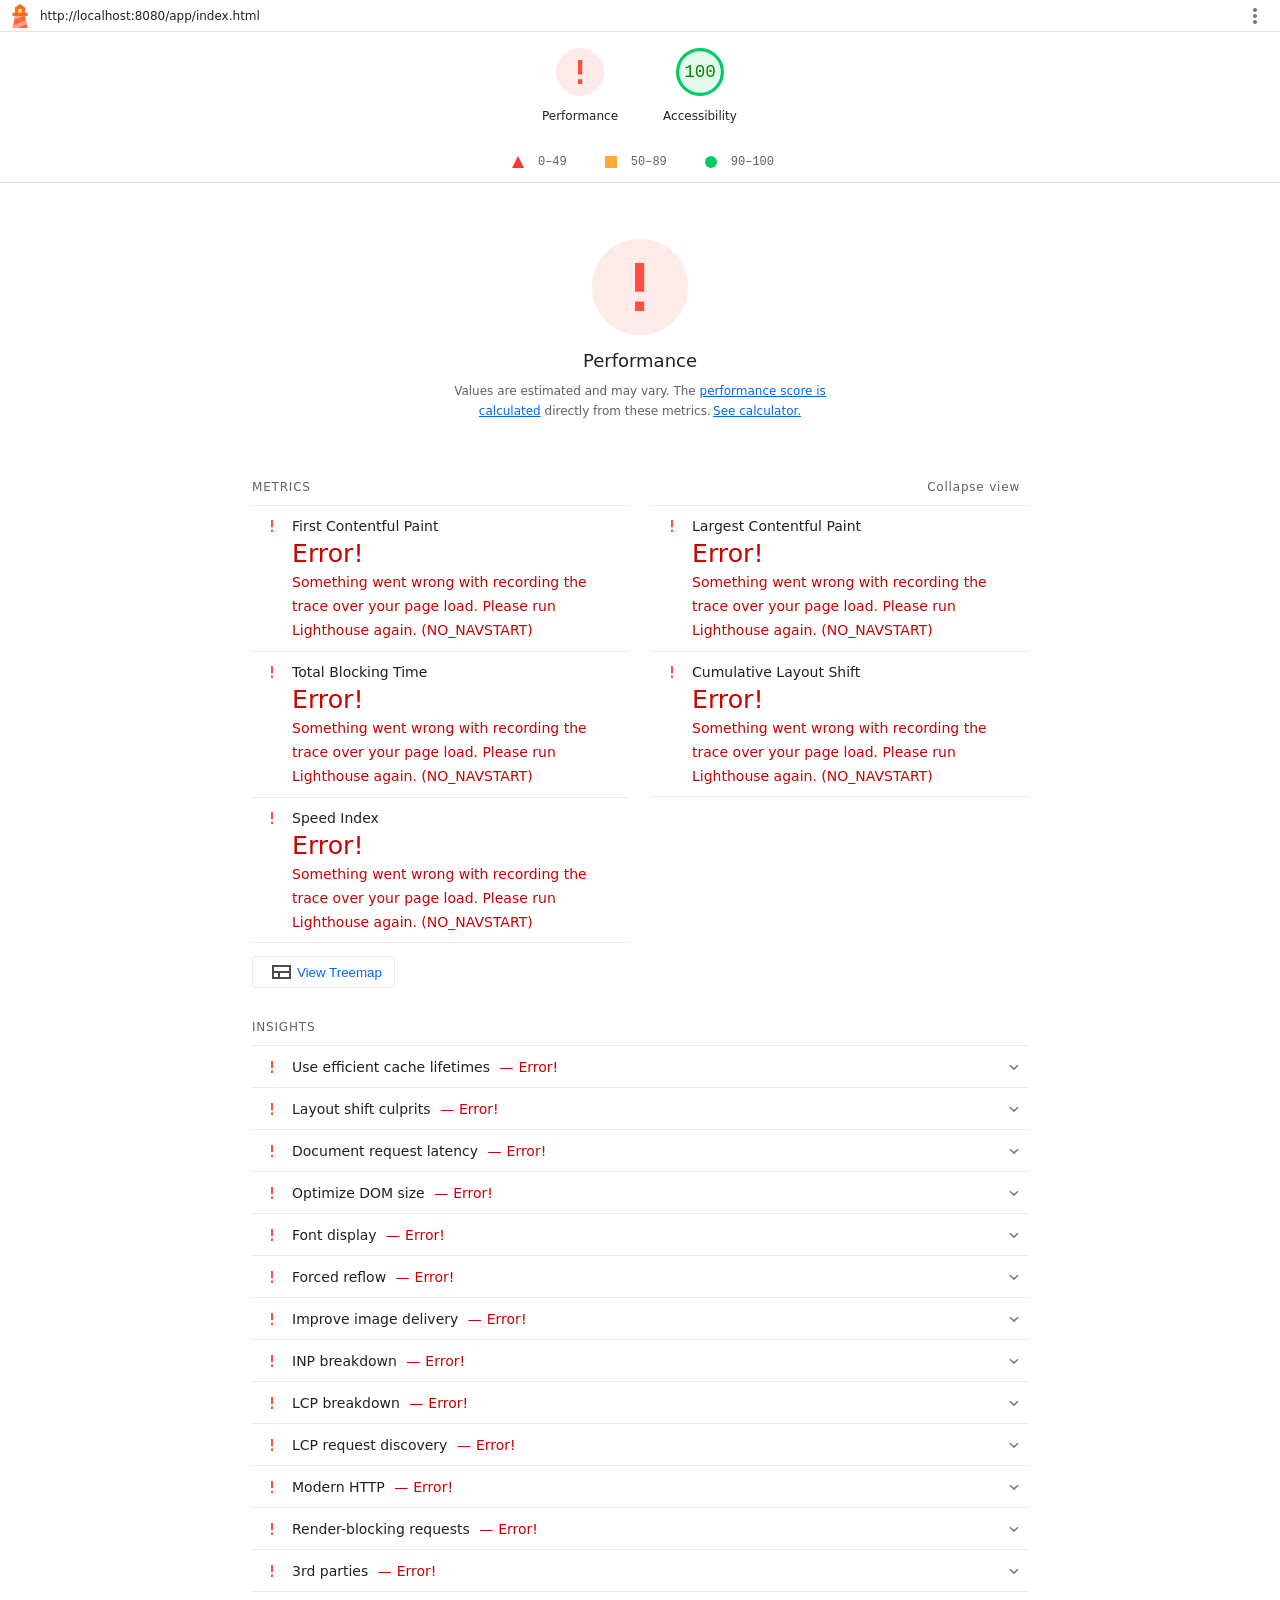
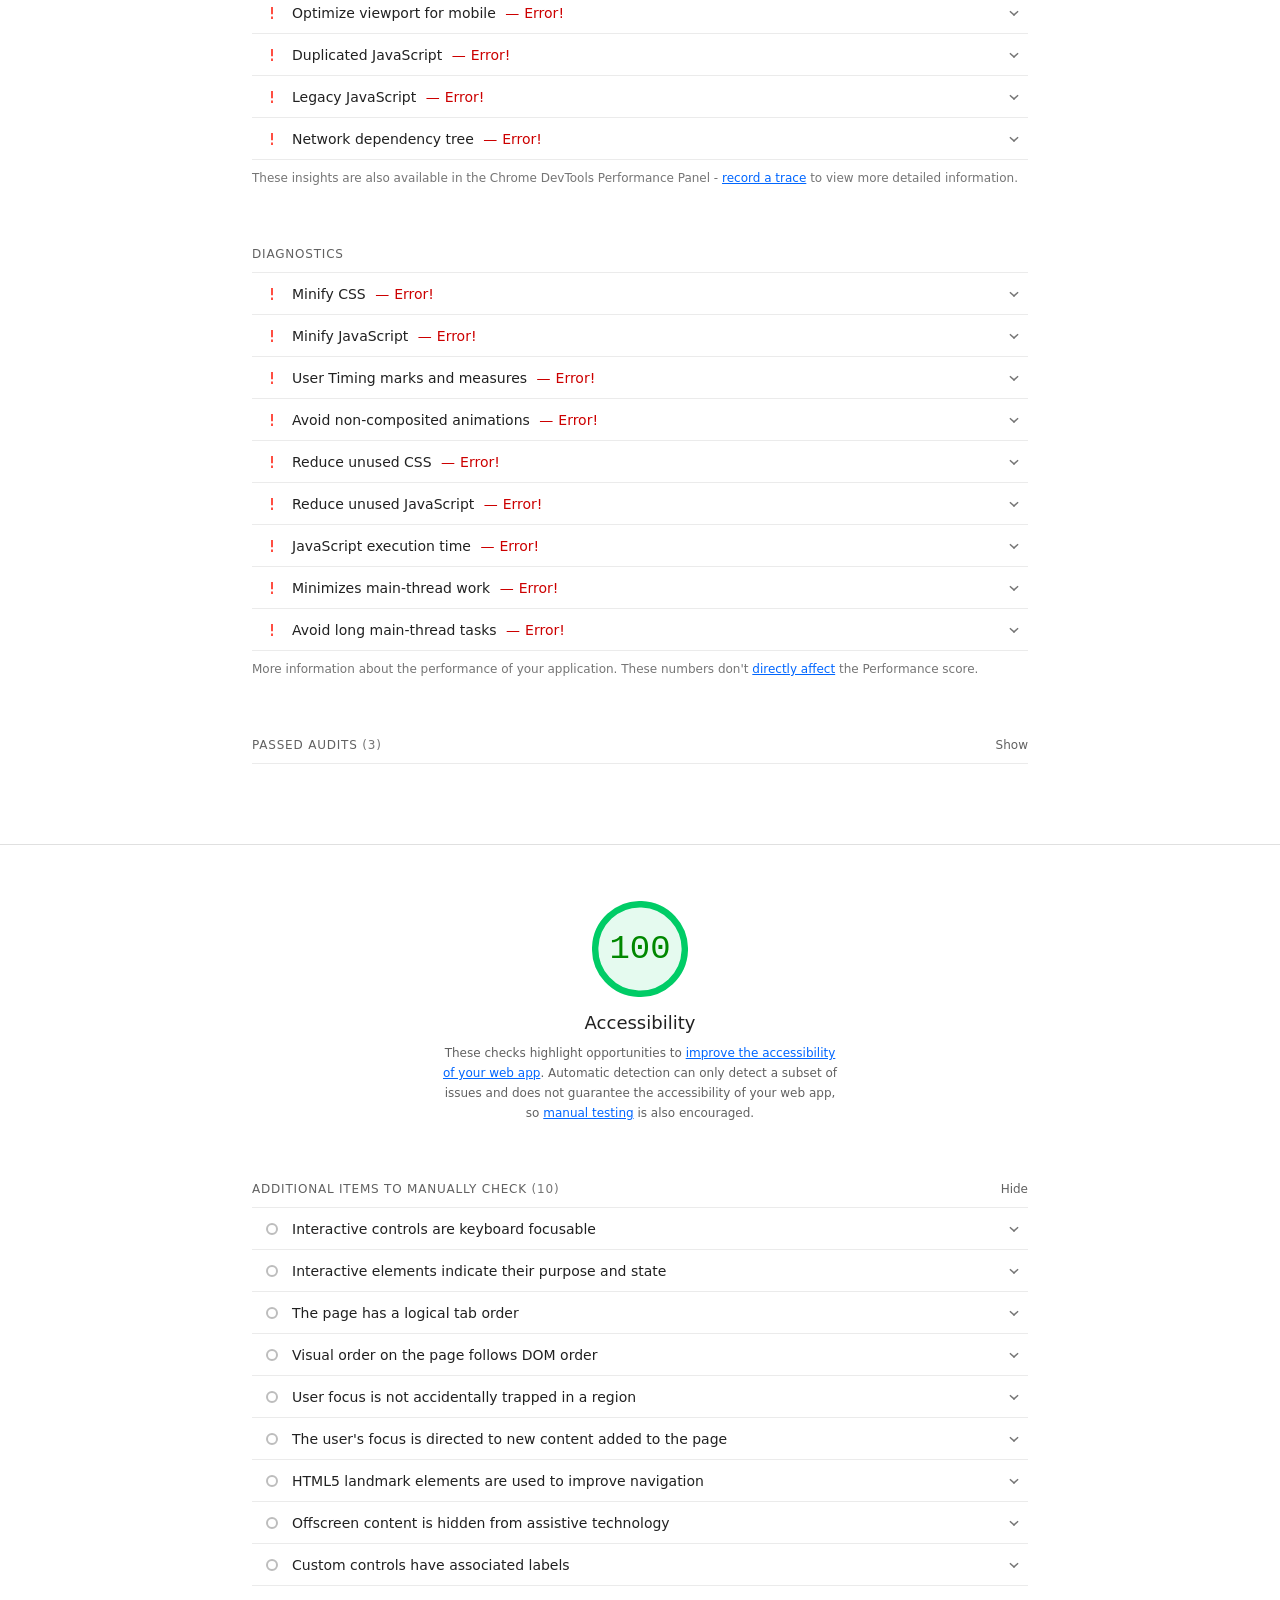
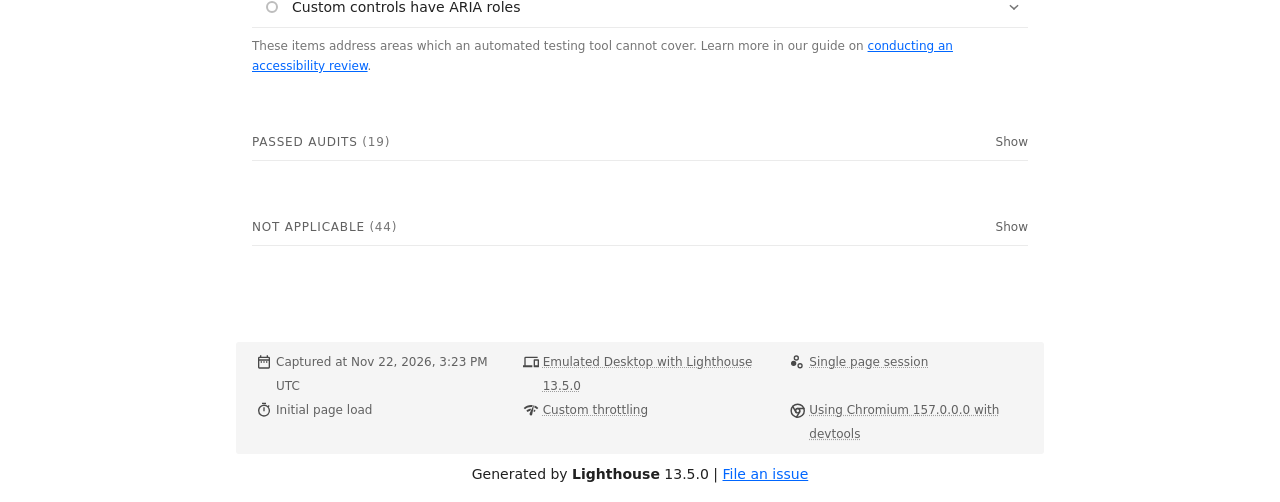
<file: evidencias/EP3/10-lighthouse/1-login.html>
<!--
@license
Copyright 2018 Google LLC
SPDX-License-Identifier: Apache-2.0
-->
<!doctype html>
<html lang="en">
<head>
  <meta charset="utf-8">
  <meta name="viewport" content="width=device-width, initial-scale=1, minimum-scale=1">
  <link rel="icon" href='data:image/svg+xml;utf8,<svg fill="none" xmlns="http://www.w3.org/2000/svg" viewBox="0 0 48 48"><path d="m14 7 10-7 10 7v10h5v7h-5l5 24H9l5-24H9v-7h5V7Z" fill="%23F63"/><path d="M31.561 24H14l-1.689 8.105L31.561 24ZM18.983 48H9l1.022-4.907L35.723 32.27l1.663 7.98L18.983 48Z" fill="%23FFA385"/><path fill="%23FF3" d="M20.5 10h7v7h-7z"/></svg>'>
  <title>Lighthouse Report</title>
  <style>body {margin: 0}</style>
</head>
<body>
  <noscript>Lighthouse report requires JavaScript. Please enable.</noscript>

  <div id="lh-log"></div>

  <script>window.__LIGHTHOUSE_JSON__ = {"lighthouseVersion":"13.5.0","requestedUrl":"http://localhost:8080/app/index.html","mainDocumentUrl":"http://localhost:8080/app/index.html","finalDisplayedUrl":"http://localhost:8080/app/index.html","finalUrl":"http://localhost:8080/app/index.html","fetchTime":"2026-11-22T15:23:07.823Z","gatherMode":"navigation","runtimeError":{"code":"NO_NAVSTART","message":"Something went wrong with recording the trace over your page load. Please run Lighthouse again. (NO_NAVSTART)","errorStack":"LighthouseError: NO_NAVSTART\n    at LHTraceProcessor.createNoNavstartError (devtools://devtools/bundled/third_party/lighthouse/lighthouse-dt-bundle.js:1863:506)\n    at LHTraceProcessor.computeTimeOrigin (devtools://devtools/bundled/third_party/lighthouse/lighthouse-dt-bundle.js:61:815)\n    at LHTraceProcessor.processTrace (devtools://devtools/bundled/third_party/lighthouse/lighthouse-dt-bundle.js:59:222)\n    at ProcessedTrace.compute_ (devtools://devtools/bundled/third_party/lighthouse/lighthouse-dt-bundle.js:1863:904)\n    at ProcessedTrace.request (devtools://devtools/bundled/third_party/lighthouse/lighthouse-dt-bundle.js:989:2260)\n    at TraceEngineResult.compute_ (devtools://devtools/bundled/third_party/lighthouse/lighthouse-dt-bundle.js:1869:619)\n    at TraceEngineResult.request (devtools://devtools/bundled/third_party/lighthouse/lighthouse-dt-bundle.js:989:2260)\n    at e.getArtifact (devtools://devtools/bundled/third_party/lighthouse/lighthouse-dt-bundle.js:1873:745)\n    at devtools://devtools/bundled/third_party/lighthouse/lighthouse-dt-bundle.js:2308:1186\n    at async collectPhaseArtifacts (devtools://devtools/bundled/third_party/lighthouse/lighthouse-dt-bundle.js:2308:1304)","artifactKey":"TraceElements"},"runWarnings":[],"userAgent":"Mozilla/5.0 (Windows NT 10.0; Win64; x64) AppleWebKit/537.36 (KHTML, like Gecko) Chrome/157.0.0.0 Safari/537.36","environment":{"networkUserAgent":"Mozilla/5.0 (Macintosh; Intel Mac OS X 10_15_7) AppleWebKit/537.36 (KHTML, like Gecko) Chrome/157.0.0.0 Safari/537.36","hostUserAgent":"Mozilla/5.0 (Windows NT 10.0; Win64; x64) AppleWebKit/537.36 (KHTML, like Gecko) Chrome/157.0.0.0 Safari/537.36","benchmarkIndex":1805.5,"credits":{"axe-core":"4.13.0"}},"audits":{"first-contentful-paint":{"id":"first-contentful-paint","title":"First Contentful Paint","description":"First Contentful Paint marks the time at which the first text or image is painted. [Learn more about the First Contentful Paint metric](https://developer.chrome.com/docs/lighthouse/performance/first-contentful-paint/).","score":null,"scoreDisplayMode":"error","errorMessage":"Something went wrong with recording the trace over your page load. Please run Lighthouse again. (NO_NAVSTART)","errorStack":"LighthouseError: NO_NAVSTART\n    at LHTraceProcessor.createNoNavstartError (devtools://devtools/bundled/third_party/lighthouse/lighthouse-dt-bundle.js:1863:506)\n    at LHTraceProcessor.computeTimeOrigin (devtools://devtools/bundled/third_party/lighthouse/lighthouse-dt-bundle.js:61:815)\n    at LHTraceProcessor.processTrace (devtools://devtools/bundled/third_party/lighthouse/lighthouse-dt-bundle.js:59:222)\n    at ProcessedTrace.compute_ (devtools://devtools/bundled/third_party/lighthouse/lighthouse-dt-bundle.js:1863:904)\n    at ProcessedTrace.request (devtools://devtools/bundled/third_party/lighthouse/lighthouse-dt-bundle.js:989:2260)\n    at TraceEngineResult.compute_ (devtools://devtools/bundled/third_party/lighthouse/lighthouse-dt-bundle.js:1869:619)\n    at TraceEngineResult.request (devtools://devtools/bundled/third_party/lighthouse/lighthouse-dt-bundle.js:989:2260)\n    at e.getArtifact (devtools://devtools/bundled/third_party/lighthouse/lighthouse-dt-bundle.js:1873:745)\n    at devtools://devtools/bundled/third_party/lighthouse/lighthouse-dt-bundle.js:2308:1186\n    at async collectPhaseArtifacts (devtools://devtools/bundled/third_party/lighthouse/lighthouse-dt-bundle.js:2308:1304)"},"largest-contentful-paint":{"id":"largest-contentful-paint","title":"Largest Contentful Paint","description":"Largest Contentful Paint marks the time at which the largest text or image is painted. [Learn more about the Largest Contentful Paint metric](https://developer.chrome.com/docs/lighthouse/performance/lighthouse-largest-contentful-paint/)","score":null,"scoreDisplayMode":"error","errorMessage":"Something went wrong with recording the trace over your page load. Please run Lighthouse again. (NO_NAVSTART)","errorStack":"LighthouseError: NO_NAVSTART\n    at LHTraceProcessor.createNoNavstartError (devtools://devtools/bundled/third_party/lighthouse/lighthouse-dt-bundle.js:1863:506)\n    at LHTraceProcessor.computeTimeOrigin (devtools://devtools/bundled/third_party/lighthouse/lighthouse-dt-bundle.js:61:815)\n    at LHTraceProcessor.processTrace (devtools://devtools/bundled/third_party/lighthouse/lighthouse-dt-bundle.js:59:222)\n    at ProcessedTrace.compute_ (devtools://devtools/bundled/third_party/lighthouse/lighthouse-dt-bundle.js:1863:904)\n    at ProcessedTrace.request (devtools://devtools/bundled/third_party/lighthouse/lighthouse-dt-bundle.js:989:2260)\n    at TraceEngineResult.compute_ (devtools://devtools/bundled/third_party/lighthouse/lighthouse-dt-bundle.js:1869:619)\n    at TraceEngineResult.request (devtools://devtools/bundled/third_party/lighthouse/lighthouse-dt-bundle.js:989:2260)\n    at e.getArtifact (devtools://devtools/bundled/third_party/lighthouse/lighthouse-dt-bundle.js:1873:745)\n    at devtools://devtools/bundled/third_party/lighthouse/lighthouse-dt-bundle.js:2308:1186\n    at async collectPhaseArtifacts (devtools://devtools/bundled/third_party/lighthouse/lighthouse-dt-bundle.js:2308:1304)"},"speed-index":{"id":"speed-index","title":"Speed Index","description":"Speed Index shows how quickly the contents of a page are visibly populated. [Learn more about the Speed Index metric](https://developer.chrome.com/docs/lighthouse/performance/speed-index/).","score":null,"scoreDisplayMode":"error","errorMessage":"Something went wrong with recording the trace over your page load. Please run Lighthouse again. (NO_NAVSTART)","errorStack":"LighthouseError: NO_NAVSTART\n    at LHTraceProcessor.createNoNavstartError (devtools://devtools/bundled/third_party/lighthouse/lighthouse-dt-bundle.js:1863:506)\n    at LHTraceProcessor.computeTimeOrigin (devtools://devtools/bundled/third_party/lighthouse/lighthouse-dt-bundle.js:61:815)\n    at LHTraceProcessor.processTrace (devtools://devtools/bundled/third_party/lighthouse/lighthouse-dt-bundle.js:59:222)\n    at ProcessedTrace.compute_ (devtools://devtools/bundled/third_party/lighthouse/lighthouse-dt-bundle.js:1863:904)\n    at ProcessedTrace.request (devtools://devtools/bundled/third_party/lighthouse/lighthouse-dt-bundle.js:989:2260)\n    at TraceEngineResult.compute_ (devtools://devtools/bundled/third_party/lighthouse/lighthouse-dt-bundle.js:1869:619)\n    at TraceEngineResult.request (devtools://devtools/bundled/third_party/lighthouse/lighthouse-dt-bundle.js:989:2260)\n    at e.getArtifact (devtools://devtools/bundled/third_party/lighthouse/lighthouse-dt-bundle.js:1873:745)\n    at devtools://devtools/bundled/third_party/lighthouse/lighthouse-dt-bundle.js:2308:1186\n    at async collectPhaseArtifacts (devtools://devtools/bundled/third_party/lighthouse/lighthouse-dt-bundle.js:2308:1304)"},"screenshot-thumbnails":{"id":"screenshot-thumbnails","title":"Screenshot Thumbnails","description":"This is what the load of your site looked like.","score":null,"scoreDisplayMode":"error","errorMessage":"Something went wrong with recording the trace over your page load. Please run Lighthouse again. (NO_NAVSTART)","errorStack":"LighthouseError: NO_NAVSTART\n    at LHTraceProcessor.createNoNavstartError (devtools://devtools/bundled/third_party/lighthouse/lighthouse-dt-bundle.js:1863:506)\n    at LHTraceProcessor.computeTimeOrigin (devtools://devtools/bundled/third_party/lighthouse/lighthouse-dt-bundle.js:61:815)\n    at LHTraceProcessor.processTrace (devtools://devtools/bundled/third_party/lighthouse/lighthouse-dt-bundle.js:59:222)\n    at ProcessedTrace.compute_ (devtools://devtools/bundled/third_party/lighthouse/lighthouse-dt-bundle.js:1863:904)\n    at ProcessedTrace.request (devtools://devtools/bundled/third_party/lighthouse/lighthouse-dt-bundle.js:989:2260)\n    at TraceEngineResult.compute_ (devtools://devtools/bundled/third_party/lighthouse/lighthouse-dt-bundle.js:1869:619)\n    at TraceEngineResult.request (devtools://devtools/bundled/third_party/lighthouse/lighthouse-dt-bundle.js:989:2260)\n    at e.getArtifact (devtools://devtools/bundled/third_party/lighthouse/lighthouse-dt-bundle.js:1873:745)\n    at devtools://devtools/bundled/third_party/lighthouse/lighthouse-dt-bundle.js:2308:1186\n    at async collectPhaseArtifacts (devtools://devtools/bundled/third_party/lighthouse/lighthouse-dt-bundle.js:2308:1304)"},"final-screenshot":{"id":"final-screenshot","title":"Final Screenshot","description":"The last screenshot captured of the pageload.","score":null,"scoreDisplayMode":"error","errorMessage":"Something went wrong with recording the trace over your page load. Please run Lighthouse again. (NO_NAVSTART)","errorStack":"LighthouseError: NO_NAVSTART\n    at LHTraceProcessor.createNoNavstartError (devtools://devtools/bundled/third_party/lighthouse/lighthouse-dt-bundle.js:1863:506)\n    at LHTraceProcessor.computeTimeOrigin (devtools://devtools/bundled/third_party/lighthouse/lighthouse-dt-bundle.js:61:815)\n    at LHTraceProcessor.processTrace (devtools://devtools/bundled/third_party/lighthouse/lighthouse-dt-bundle.js:59:222)\n    at ProcessedTrace.compute_ (devtools://devtools/bundled/third_party/lighthouse/lighthouse-dt-bundle.js:1863:904)\n    at ProcessedTrace.request (devtools://devtools/bundled/third_party/lighthouse/lighthouse-dt-bundle.js:989:2260)\n    at TraceEngineResult.compute_ (devtools://devtools/bundled/third_party/lighthouse/lighthouse-dt-bundle.js:1869:619)\n    at TraceEngineResult.request (devtools://devtools/bundled/third_party/lighthouse/lighthouse-dt-bundle.js:989:2260)\n    at e.getArtifact (devtools://devtools/bundled/third_party/lighthouse/lighthouse-dt-bundle.js:1873:745)\n    at devtools://devtools/bundled/third_party/lighthouse/lighthouse-dt-bundle.js:2308:1186\n    at async collectPhaseArtifacts (devtools://devtools/bundled/third_party/lighthouse/lighthouse-dt-bundle.js:2308:1304)"},"total-blocking-time":{"id":"total-blocking-time","title":"Total Blocking Time","description":"Sum of all time periods between FCP and Time to Interactive, when task length exceeded 50ms, expressed in milliseconds. [Learn more about the Total Blocking Time metric](https://developer.chrome.com/docs/lighthouse/performance/lighthouse-total-blocking-time/).","score":null,"scoreDisplayMode":"error","errorMessage":"Something went wrong with recording the trace over your page load. Please run Lighthouse again. (NO_NAVSTART)","errorStack":"LighthouseError: NO_NAVSTART\n    at LHTraceProcessor.createNoNavstartError (devtools://devtools/bundled/third_party/lighthouse/lighthouse-dt-bundle.js:1863:506)\n    at LHTraceProcessor.computeTimeOrigin (devtools://devtools/bundled/third_party/lighthouse/lighthouse-dt-bundle.js:61:815)\n    at LHTraceProcessor.processTrace (devtools://devtools/bundled/third_party/lighthouse/lighthouse-dt-bundle.js:59:222)\n    at ProcessedTrace.compute_ (devtools://devtools/bundled/third_party/lighthouse/lighthouse-dt-bundle.js:1863:904)\n    at ProcessedTrace.request (devtools://devtools/bundled/third_party/lighthouse/lighthouse-dt-bundle.js:989:2260)\n    at TraceEngineResult.compute_ (devtools://devtools/bundled/third_party/lighthouse/lighthouse-dt-bundle.js:1869:619)\n    at TraceEngineResult.request (devtools://devtools/bundled/third_party/lighthouse/lighthouse-dt-bundle.js:989:2260)\n    at e.getArtifact (devtools://devtools/bundled/third_party/lighthouse/lighthouse-dt-bundle.js:1873:745)\n    at devtools://devtools/bundled/third_party/lighthouse/lighthouse-dt-bundle.js:2308:1186\n    at async collectPhaseArtifacts (devtools://devtools/bundled/third_party/lighthouse/lighthouse-dt-bundle.js:2308:1304)"},"max-potential-fid":{"id":"max-potential-fid","title":"Max Potential First Input Delay","description":"The maximum potential First Input Delay that your users could experience is the duration of the longest task. [Learn more about the Maximum Potential First Input Delay metric](https://developer.chrome.com/docs/lighthouse/performance/lighthouse-max-potential-fid/).","score":null,"scoreDisplayMode":"error","errorMessage":"Something went wrong with recording the trace over your page load. Please run Lighthouse again. (NO_NAVSTART)","errorStack":"LighthouseError: NO_NAVSTART\n    at LHTraceProcessor.createNoNavstartError (devtools://devtools/bundled/third_party/lighthouse/lighthouse-dt-bundle.js:1863:506)\n    at LHTraceProcessor.computeTimeOrigin (devtools://devtools/bundled/third_party/lighthouse/lighthouse-dt-bundle.js:61:815)\n    at LHTraceProcessor.processTrace (devtools://devtools/bundled/third_party/lighthouse/lighthouse-dt-bundle.js:59:222)\n    at ProcessedTrace.compute_ (devtools://devtools/bundled/third_party/lighthouse/lighthouse-dt-bundle.js:1863:904)\n    at ProcessedTrace.request (devtools://devtools/bundled/third_party/lighthouse/lighthouse-dt-bundle.js:989:2260)\n    at TraceEngineResult.compute_ (devtools://devtools/bundled/third_party/lighthouse/lighthouse-dt-bundle.js:1869:619)\n    at TraceEngineResult.request (devtools://devtools/bundled/third_party/lighthouse/lighthouse-dt-bundle.js:989:2260)\n    at e.getArtifact (devtools://devtools/bundled/third_party/lighthouse/lighthouse-dt-bundle.js:1873:745)\n    at devtools://devtools/bundled/third_party/lighthouse/lighthouse-dt-bundle.js:2308:1186\n    at async collectPhaseArtifacts (devtools://devtools/bundled/third_party/lighthouse/lighthouse-dt-bundle.js:2308:1304)"},"cumulative-layout-shift":{"id":"cumulative-layout-shift","title":"Cumulative Layout Shift","description":"Cumulative Layout Shift measures the movement of visible elements within the viewport. [Learn more about the Cumulative Layout Shift metric](https://web.dev/articles/cls).","score":null,"scoreDisplayMode":"error","errorMessage":"Something went wrong with recording the trace over your page load. Please run Lighthouse again. (NO_NAVSTART)","errorStack":"LighthouseError: NO_NAVSTART\n    at LHTraceProcessor.createNoNavstartError (devtools://devtools/bundled/third_party/lighthouse/lighthouse-dt-bundle.js:1863:506)\n    at LHTraceProcessor.computeTimeOrigin (devtools://devtools/bundled/third_party/lighthouse/lighthouse-dt-bundle.js:61:815)\n    at LHTraceProcessor.processTrace (devtools://devtools/bundled/third_party/lighthouse/lighthouse-dt-bundle.js:59:222)\n    at ProcessedTrace.compute_ (devtools://devtools/bundled/third_party/lighthouse/lighthouse-dt-bundle.js:1863:904)\n    at ProcessedTrace.request (devtools://devtools/bundled/third_party/lighthouse/lighthouse-dt-bundle.js:989:2260)\n    at TraceEngineResult.compute_ (devtools://devtools/bundled/third_party/lighthouse/lighthouse-dt-bundle.js:1869:619)\n    at TraceEngineResult.request (devtools://devtools/bundled/third_party/lighthouse/lighthouse-dt-bundle.js:989:2260)\n    at e.getArtifact (devtools://devtools/bundled/third_party/lighthouse/lighthouse-dt-bundle.js:1873:745)\n    at devtools://devtools/bundled/third_party/lighthouse/lighthouse-dt-bundle.js:2308:1186\n    at async collectPhaseArtifacts (devtools://devtools/bundled/third_party/lighthouse/lighthouse-dt-bundle.js:2308:1304)"},"server-response-time":{"id":"server-response-time","title":"Initial server response time was short","description":"Keep the server response time for the main document short because all other requests depend on it. [Learn more about the Time to First Byte metric](https://developer.chrome.com/docs/lighthouse/performance/time-to-first-byte/).","score":null,"scoreDisplayMode":"error","errorMessage":"Something went wrong with recording the trace over your page load. Please run Lighthouse again. (NO_NAVSTART)","errorStack":"LighthouseError: NO_NAVSTART\n    at LHTraceProcessor.createNoNavstartError (devtools://devtools/bundled/third_party/lighthouse/lighthouse-dt-bundle.js:1863:506)\n    at LHTraceProcessor.computeTimeOrigin (devtools://devtools/bundled/third_party/lighthouse/lighthouse-dt-bundle.js:61:815)\n    at LHTraceProcessor.processTrace (devtools://devtools/bundled/third_party/lighthouse/lighthouse-dt-bundle.js:59:222)\n    at ProcessedTrace.compute_ (devtools://devtools/bundled/third_party/lighthouse/lighthouse-dt-bundle.js:1863:904)\n    at ProcessedTrace.request (devtools://devtools/bundled/third_party/lighthouse/lighthouse-dt-bundle.js:989:2260)\n    at TraceEngineResult.compute_ (devtools://devtools/bundled/third_party/lighthouse/lighthouse-dt-bundle.js:1869:619)\n    at TraceEngineResult.request (devtools://devtools/bundled/third_party/lighthouse/lighthouse-dt-bundle.js:989:2260)\n    at e.getArtifact (devtools://devtools/bundled/third_party/lighthouse/lighthouse-dt-bundle.js:1873:745)\n    at devtools://devtools/bundled/third_party/lighthouse/lighthouse-dt-bundle.js:2308:1186\n    at async collectPhaseArtifacts (devtools://devtools/bundled/third_party/lighthouse/lighthouse-dt-bundle.js:2308:1304)","guidanceLevel":1},"interactive":{"id":"interactive","title":"Time to Interactive","description":"Time to Interactive is the amount of time it takes for the page to become fully interactive. [Learn more about the Time to Interactive metric](https://developer.chrome.com/docs/lighthouse/performance/interactive/).","score":null,"scoreDisplayMode":"error","errorMessage":"Something went wrong with recording the trace over your page load. Please run Lighthouse again. (NO_NAVSTART)","errorStack":"LighthouseError: NO_NAVSTART\n    at LHTraceProcessor.createNoNavstartError (devtools://devtools/bundled/third_party/lighthouse/lighthouse-dt-bundle.js:1863:506)\n    at LHTraceProcessor.computeTimeOrigin (devtools://devtools/bundled/third_party/lighthouse/lighthouse-dt-bundle.js:61:815)\n    at LHTraceProcessor.processTrace (devtools://devtools/bundled/third_party/lighthouse/lighthouse-dt-bundle.js:59:222)\n    at ProcessedTrace.compute_ (devtools://devtools/bundled/third_party/lighthouse/lighthouse-dt-bundle.js:1863:904)\n    at ProcessedTrace.request (devtools://devtools/bundled/third_party/lighthouse/lighthouse-dt-bundle.js:989:2260)\n    at TraceEngineResult.compute_ (devtools://devtools/bundled/third_party/lighthouse/lighthouse-dt-bundle.js:1869:619)\n    at TraceEngineResult.request (devtools://devtools/bundled/third_party/lighthouse/lighthouse-dt-bundle.js:989:2260)\n    at e.getArtifact (devtools://devtools/bundled/third_party/lighthouse/lighthouse-dt-bundle.js:1873:745)\n    at devtools://devtools/bundled/third_party/lighthouse/lighthouse-dt-bundle.js:2308:1186\n    at async collectPhaseArtifacts (devtools://devtools/bundled/third_party/lighthouse/lighthouse-dt-bundle.js:2308:1304)"},"user-timings":{"id":"user-timings","title":"User Timing marks and measures","description":"Consider instrumenting your app with the User Timing API to measure your app's real-world performance during key user experiences. [Learn more about User Timing marks](https://developer.chrome.com/docs/lighthouse/performance/user-timings/).","score":null,"scoreDisplayMode":"error","errorMessage":"Something went wrong with recording the trace over your page load. Please run Lighthouse again. (NO_NAVSTART)","errorStack":"LighthouseError: NO_NAVSTART\n    at LHTraceProcessor.createNoNavstartError (devtools://devtools/bundled/third_party/lighthouse/lighthouse-dt-bundle.js:1863:506)\n    at LHTraceProcessor.computeTimeOrigin (devtools://devtools/bundled/third_party/lighthouse/lighthouse-dt-bundle.js:61:815)\n    at LHTraceProcessor.processTrace (devtools://devtools/bundled/third_party/lighthouse/lighthouse-dt-bundle.js:59:222)\n    at ProcessedTrace.compute_ (devtools://devtools/bundled/third_party/lighthouse/lighthouse-dt-bundle.js:1863:904)\n    at ProcessedTrace.request (devtools://devtools/bundled/third_party/lighthouse/lighthouse-dt-bundle.js:989:2260)\n    at TraceEngineResult.compute_ (devtools://devtools/bundled/third_party/lighthouse/lighthouse-dt-bundle.js:1869:619)\n    at TraceEngineResult.request (devtools://devtools/bundled/third_party/lighthouse/lighthouse-dt-bundle.js:989:2260)\n    at e.getArtifact (devtools://devtools/bundled/third_party/lighthouse/lighthouse-dt-bundle.js:1873:745)\n    at devtools://devtools/bundled/third_party/lighthouse/lighthouse-dt-bundle.js:2308:1186\n    at async collectPhaseArtifacts (devtools://devtools/bundled/third_party/lighthouse/lighthouse-dt-bundle.js:2308:1304)","guidanceLevel":2},"redirects":{"id":"redirects","title":"Avoid multiple page redirects","description":"Redirects introduce additional delays before the page can be loaded. [Learn how to avoid page redirects](https://developer.chrome.com/docs/lighthouse/performance/redirects/).","score":null,"scoreDisplayMode":"error","errorMessage":"Something went wrong with recording the trace over your page load. Please run Lighthouse again. (NO_NAVSTART)","errorStack":"LighthouseError: NO_NAVSTART\n    at LHTraceProcessor.createNoNavstartError (devtools://devtools/bundled/third_party/lighthouse/lighthouse-dt-bundle.js:1863:506)\n    at LHTraceProcessor.computeTimeOrigin (devtools://devtools/bundled/third_party/lighthouse/lighthouse-dt-bundle.js:61:815)\n    at LHTraceProcessor.processTrace (devtools://devtools/bundled/third_party/lighthouse/lighthouse-dt-bundle.js:59:222)\n    at ProcessedTrace.compute_ (devtools://devtools/bundled/third_party/lighthouse/lighthouse-dt-bundle.js:1863:904)\n    at ProcessedTrace.request (devtools://devtools/bundled/third_party/lighthouse/lighthouse-dt-bundle.js:989:2260)\n    at TraceEngineResult.compute_ (devtools://devtools/bundled/third_party/lighthouse/lighthouse-dt-bundle.js:1869:619)\n    at TraceEngineResult.request (devtools://devtools/bundled/third_party/lighthouse/lighthouse-dt-bundle.js:989:2260)\n    at e.getArtifact (devtools://devtools/bundled/third_party/lighthouse/lighthouse-dt-bundle.js:1873:745)\n    at devtools://devtools/bundled/third_party/lighthouse/lighthouse-dt-bundle.js:2308:1186\n    at async collectPhaseArtifacts (devtools://devtools/bundled/third_party/lighthouse/lighthouse-dt-bundle.js:2308:1304)","guidanceLevel":2},"mainthread-work-breakdown":{"id":"mainthread-work-breakdown","title":"Minimizes main-thread work","description":"Consider reducing the time spent parsing, compiling and executing JS. You may find delivering smaller JS payloads helps with this. [Learn how to minimize main-thread work](https://developer.chrome.com/docs/lighthouse/performance/mainthread-work-breakdown/)","score":null,"scoreDisplayMode":"error","errorMessage":"Something went wrong with recording the trace over your page load. Please run Lighthouse again. (NO_NAVSTART)","errorStack":"LighthouseError: NO_NAVSTART\n    at LHTraceProcessor.createNoNavstartError (devtools://devtools/bundled/third_party/lighthouse/lighthouse-dt-bundle.js:1863:506)\n    at LHTraceProcessor.computeTimeOrigin (devtools://devtools/bundled/third_party/lighthouse/lighthouse-dt-bundle.js:61:815)\n    at LHTraceProcessor.processTrace (devtools://devtools/bundled/third_party/lighthouse/lighthouse-dt-bundle.js:59:222)\n    at ProcessedTrace.compute_ (devtools://devtools/bundled/third_party/lighthouse/lighthouse-dt-bundle.js:1863:904)\n    at ProcessedTrace.request (devtools://devtools/bundled/third_party/lighthouse/lighthouse-dt-bundle.js:989:2260)\n    at TraceEngineResult.compute_ (devtools://devtools/bundled/third_party/lighthouse/lighthouse-dt-bundle.js:1869:619)\n    at TraceEngineResult.request (devtools://devtools/bundled/third_party/lighthouse/lighthouse-dt-bundle.js:989:2260)\n    at e.getArtifact (devtools://devtools/bundled/third_party/lighthouse/lighthouse-dt-bundle.js:1873:745)\n    at devtools://devtools/bundled/third_party/lighthouse/lighthouse-dt-bundle.js:2308:1186\n    at async collectPhaseArtifacts (devtools://devtools/bundled/third_party/lighthouse/lighthouse-dt-bundle.js:2308:1304)","guidanceLevel":1},"bootup-time":{"id":"bootup-time","title":"JavaScript execution time","description":"Consider reducing the time spent parsing, compiling, and executing JS. You may find delivering smaller JS payloads helps with this. [Learn how to reduce Javascript execution time](https://developer.chrome.com/docs/lighthouse/performance/bootup-time/).","score":null,"scoreDisplayMode":"error","errorMessage":"Something went wrong with recording the trace over your page load. Please run Lighthouse again. (NO_NAVSTART)","errorStack":"LighthouseError: NO_NAVSTART\n    at LHTraceProcessor.createNoNavstartError (devtools://devtools/bundled/third_party/lighthouse/lighthouse-dt-bundle.js:1863:506)\n    at LHTraceProcessor.computeTimeOrigin (devtools://devtools/bundled/third_party/lighthouse/lighthouse-dt-bundle.js:61:815)\n    at LHTraceProcessor.processTrace (devtools://devtools/bundled/third_party/lighthouse/lighthouse-dt-bundle.js:59:222)\n    at ProcessedTrace.compute_ (devtools://devtools/bundled/third_party/lighthouse/lighthouse-dt-bundle.js:1863:904)\n    at ProcessedTrace.request (devtools://devtools/bundled/third_party/lighthouse/lighthouse-dt-bundle.js:989:2260)\n    at TraceEngineResult.compute_ (devtools://devtools/bundled/third_party/lighthouse/lighthouse-dt-bundle.js:1869:619)\n    at TraceEngineResult.request (devtools://devtools/bundled/third_party/lighthouse/lighthouse-dt-bundle.js:989:2260)\n    at e.getArtifact (devtools://devtools/bundled/third_party/lighthouse/lighthouse-dt-bundle.js:1873:745)\n    at devtools://devtools/bundled/third_party/lighthouse/lighthouse-dt-bundle.js:2308:1186\n    at async collectPhaseArtifacts (devtools://devtools/bundled/third_party/lighthouse/lighthouse-dt-bundle.js:2308:1304)","guidanceLevel":1},"diagnostics":{"id":"diagnostics","title":"Diagnostics","description":"Collection of useful page vitals.","score":null,"scoreDisplayMode":"error","errorMessage":"Something went wrong with recording the trace over your page load. Please run Lighthouse again. (NO_NAVSTART)","errorStack":"LighthouseError: NO_NAVSTART\n    at LHTraceProcessor.createNoNavstartError (devtools://devtools/bundled/third_party/lighthouse/lighthouse-dt-bundle.js:1863:506)\n    at LHTraceProcessor.computeTimeOrigin (devtools://devtools/bundled/third_party/lighthouse/lighthouse-dt-bundle.js:61:815)\n    at LHTraceProcessor.processTrace (devtools://devtools/bundled/third_party/lighthouse/lighthouse-dt-bundle.js:59:222)\n    at ProcessedTrace.compute_ (devtools://devtools/bundled/third_party/lighthouse/lighthouse-dt-bundle.js:1863:904)\n    at ProcessedTrace.request (devtools://devtools/bundled/third_party/lighthouse/lighthouse-dt-bundle.js:989:2260)\n    at TraceEngineResult.compute_ (devtools://devtools/bundled/third_party/lighthouse/lighthouse-dt-bundle.js:1869:619)\n    at TraceEngineResult.request (devtools://devtools/bundled/third_party/lighthouse/lighthouse-dt-bundle.js:989:2260)\n    at e.getArtifact (devtools://devtools/bundled/third_party/lighthouse/lighthouse-dt-bundle.js:1873:745)\n    at devtools://devtools/bundled/third_party/lighthouse/lighthouse-dt-bundle.js:2308:1186\n    at async collectPhaseArtifacts (devtools://devtools/bundled/third_party/lighthouse/lighthouse-dt-bundle.js:2308:1304)"},"network-requests":{"id":"network-requests","title":"Network Requests","description":"Lists the network requests that were made during page load.","score":1,"scoreDisplayMode":"informative","details":{"type":"table","headings":[{"key":"url","valueType":"url","label":"URL"},{"key":"protocol","valueType":"text","label":"Protocol"},{"key":"networkRequestTime","valueType":"ms","granularity":1,"label":"Network Request Time"},{"key":"networkEndTime","valueType":"ms","granularity":1,"label":"Network End Time"},{"key":"transferSize","valueType":"bytes","displayUnit":"kb","granularity":1,"label":"Transfer Size"},{"key":"resourceSize","valueType":"bytes","displayUnit":"kb","granularity":1,"label":"Resource Size"},{"key":"statusCode","valueType":"text","label":"Status Code"},{"key":"mimeType","valueType":"text","label":"MIME Type"},{"key":"resourceType","valueType":"text","label":"Resource Type"}],"items":[{"url":"http://localhost:8080/app/index.html","sessionTargetType":"page","protocol":"http/1.1","cache":"none","rendererStartTime":0,"networkRequestTime":2.721999999601394,"networkEndTime":38.27699999976903,"finished":true,"transferSize":2559,"resourceSize":1658,"statusCode":200,"mimeType":"text/html","resourceType":"Document","priority":"VeryHigh","experimentalFromMainFrame":true,"entity":"localhost"},{"url":"http://localhost:8080/app/css/app.css","sessionTargetType":"page","protocol":"http/1.1","cache":"none","rendererStartTime":86.04299999959767,"networkRequestTime":103.1199999996461,"networkEndTime":172.96699999971315,"finished":true,"transferSize":6984,"resourceSize":6084,"statusCode":200,"mimeType":"text/css","resourceType":"Stylesheet","priority":"VeryHigh","experimentalFromMainFrame":true,"entity":"localhost"},{"url":"http://localhost:8080/app/js/api.js","sessionTargetType":"page","protocol":"http/1.1","cache":"none","rendererStartTime":86.97499999962747,"networkRequestTime":110.37899999972433,"networkEndTime":173.7229999997653,"finished":true,"transferSize":5532,"resourceSize":4625,"statusCode":200,"mimeType":"text/javascript","resourceType":"Script","priority":"High","experimentalFromMainFrame":true,"entity":"localhost"},{"url":"http://localhost:8080/app/js/login.js","sessionTargetType":"page","protocol":"http/1.1","cache":"none","rendererStartTime":87.33699999982491,"networkRequestTime":110.89199999952689,"networkEndTime":190.20099999988452,"finished":true,"transferSize":2594,"resourceSize":1687,"statusCode":200,"mimeType":"text/javascript","resourceType":"Script","priority":"High","experimentalFromMainFrame":true,"entity":"localhost"}],"debugData":{"type":"debugdata","networkStartTimeTs":2738953257,"initiators":[{"type":"parser","url":"http://localhost:8080/app/index.html","lineNumber":8,"columnNumber":51},{"type":"parser","url":"http://localhost:8080/app/index.html","lineNumber":40,"columnNumber":29},{"type":"parser","url":"http://localhost:8080/app/index.html","lineNumber":41,"columnNumber":31}]}}},"network-rtt":{"id":"network-rtt","title":"Network Round Trip Times","description":"Network round trip times (RTT) have a large impact on performance. If the RTT to an origin is high, it's an indication that servers closer to the user could improve performance. [Learn more about the Round Trip Time](https://hpbn.co/primer-on-latency-and-bandwidth/).","score":1,"scoreDisplayMode":"informative","numericValue":0.5037,"numericUnit":"millisecond","displayValue":"0 ms","details":{"type":"table","headings":[{"key":"origin","valueType":"text","label":"URL"},{"key":"rtt","valueType":"ms","granularity":1,"label":"Time Spent"}],"items":[{"origin":"http://localhost:8080","rtt":0.5037}],"sortedBy":["rtt"]}},"network-server-latency":{"id":"network-server-latency","title":"Server Backend Latencies","description":"Server latencies can impact web performance. If the server latency of an origin is high, it's an indication the server is overloaded or has poor backend performance. [Learn more about server response time](https://hpbn.co/primer-on-web-performance/#analyzing-the-resource-waterfall).","score":1,"scoreDisplayMode":"informative","numericValue":48.4998,"numericUnit":"millisecond","displayValue":"50 ms","details":{"type":"table","headings":[{"key":"origin","valueType":"text","label":"URL"},{"key":"serverResponseTime","valueType":"ms","granularity":1,"label":"Time Spent"}],"items":[{"origin":"http://localhost:8080","serverResponseTime":48.4998}],"sortedBy":["serverResponseTime"]}},"main-thread-tasks":{"id":"main-thread-tasks","title":"Tasks","description":"Lists the toplevel main thread tasks that executed during page load.","score":null,"scoreDisplayMode":"error","errorMessage":"Something went wrong with recording the trace over your page load. Please run Lighthouse again. (NO_NAVSTART)","errorStack":"LighthouseError: NO_NAVSTART\n    at LHTraceProcessor.createNoNavstartError (devtools://devtools/bundled/third_party/lighthouse/lighthouse-dt-bundle.js:1863:506)\n    at LHTraceProcessor.computeTimeOrigin (devtools://devtools/bundled/third_party/lighthouse/lighthouse-dt-bundle.js:61:815)\n    at LHTraceProcessor.processTrace (devtools://devtools/bundled/third_party/lighthouse/lighthouse-dt-bundle.js:59:222)\n    at ProcessedTrace.compute_ (devtools://devtools/bundled/third_party/lighthouse/lighthouse-dt-bundle.js:1863:904)\n    at ProcessedTrace.request (devtools://devtools/bundled/third_party/lighthouse/lighthouse-dt-bundle.js:989:2260)\n    at TraceEngineResult.compute_ (devtools://devtools/bundled/third_party/lighthouse/lighthouse-dt-bundle.js:1869:619)\n    at TraceEngineResult.request (devtools://devtools/bundled/third_party/lighthouse/lighthouse-dt-bundle.js:989:2260)\n    at e.getArtifact (devtools://devtools/bundled/third_party/lighthouse/lighthouse-dt-bundle.js:1873:745)\n    at devtools://devtools/bundled/third_party/lighthouse/lighthouse-dt-bundle.js:2308:1186\n    at async collectPhaseArtifacts (devtools://devtools/bundled/third_party/lighthouse/lighthouse-dt-bundle.js:2308:1304)"},"metrics":{"id":"metrics","title":"Metrics","description":"Collects all available metrics.","score":null,"scoreDisplayMode":"error","errorMessage":"Something went wrong with recording the trace over your page load. Please run Lighthouse again. (NO_NAVSTART)","errorStack":"LighthouseError: NO_NAVSTART\n    at LHTraceProcessor.createNoNavstartError (devtools://devtools/bundled/third_party/lighthouse/lighthouse-dt-bundle.js:1863:506)\n    at LHTraceProcessor.computeTimeOrigin (devtools://devtools/bundled/third_party/lighthouse/lighthouse-dt-bundle.js:61:815)\n    at LHTraceProcessor.processTrace (devtools://devtools/bundled/third_party/lighthouse/lighthouse-dt-bundle.js:59:222)\n    at ProcessedTrace.compute_ (devtools://devtools/bundled/third_party/lighthouse/lighthouse-dt-bundle.js:1863:904)\n    at ProcessedTrace.request (devtools://devtools/bundled/third_party/lighthouse/lighthouse-dt-bundle.js:989:2260)\n    at TraceEngineResult.compute_ (devtools://devtools/bundled/third_party/lighthouse/lighthouse-dt-bundle.js:1869:619)\n    at TraceEngineResult.request (devtools://devtools/bundled/third_party/lighthouse/lighthouse-dt-bundle.js:989:2260)\n    at e.getArtifact (devtools://devtools/bundled/third_party/lighthouse/lighthouse-dt-bundle.js:1873:745)\n    at devtools://devtools/bundled/third_party/lighthouse/lighthouse-dt-bundle.js:2308:1186\n    at async collectPhaseArtifacts (devtools://devtools/bundled/third_party/lighthouse/lighthouse-dt-bundle.js:2308:1304)"},"resource-summary":{"id":"resource-summary","title":"Resources Summary","description":"Aggregates all network requests and groups them by type","score":1,"scoreDisplayMode":"informative","details":{"type":"table","headings":[{"key":"label","valueType":"text","label":"Resource Type"},{"key":"requestCount","valueType":"numeric","label":"Requests"},{"key":"transferSize","valueType":"bytes","label":"Transfer Size"}],"items":[{"resourceType":"total","label":"Total","requestCount":4,"transferSize":17669},{"resourceType":"script","label":"Script","requestCount":2,"transferSize":8126},{"resourceType":"stylesheet","label":"Stylesheet","requestCount":1,"transferSize":6984},{"resourceType":"document","label":"Document","requestCount":1,"transferSize":2559},{"resourceType":"image","label":"Image","requestCount":0,"transferSize":0},{"resourceType":"media","label":"Media","requestCount":0,"transferSize":0},{"resourceType":"font","label":"Font","requestCount":0,"transferSize":0},{"resourceType":"other","label":"Other","requestCount":0,"transferSize":0},{"resourceType":"third-party","label":"Third-party","requestCount":0,"transferSize":0}]}},"layout-shifts":{"id":"layout-shifts","title":"Avoid large layout shifts","description":"These are the largest layout shifts observed on the page. Each table item represents a single layout shift, and shows the element that shifted the most. Below each item are possible root causes that led to the layout shift. Some of these layout shifts may not be included in the CLS metric value due to [windowing](https://web.dev/articles/cls#what_is_cls). [Learn how to improve CLS](https://web.dev/articles/optimize-cls)","score":null,"scoreDisplayMode":"error","errorMessage":"Required TraceElements gatherer encountered an error: NO_NAVSTART","errorStack":"LighthouseError: NO_NAVSTART\n    at LHTraceProcessor.createNoNavstartError (devtools://devtools/bundled/third_party/lighthouse/lighthouse-dt-bundle.js:1863:506)\n    at LHTraceProcessor.computeTimeOrigin (devtools://devtools/bundled/third_party/lighthouse/lighthouse-dt-bundle.js:61:815)\n    at LHTraceProcessor.processTrace (devtools://devtools/bundled/third_party/lighthouse/lighthouse-dt-bundle.js:59:222)\n    at ProcessedTrace.compute_ (devtools://devtools/bundled/third_party/lighthouse/lighthouse-dt-bundle.js:1863:904)\n    at ProcessedTrace.request (devtools://devtools/bundled/third_party/lighthouse/lighthouse-dt-bundle.js:989:2260)\n    at TraceEngineResult.compute_ (devtools://devtools/bundled/third_party/lighthouse/lighthouse-dt-bundle.js:1869:619)\n    at TraceEngineResult.request (devtools://devtools/bundled/third_party/lighthouse/lighthouse-dt-bundle.js:989:2260)\n    at e.getArtifact (devtools://devtools/bundled/third_party/lighthouse/lighthouse-dt-bundle.js:1873:745)\n    at devtools://devtools/bundled/third_party/lighthouse/lighthouse-dt-bundle.js:2308:1186\n    at async collectPhaseArtifacts (devtools://devtools/bundled/third_party/lighthouse/lighthouse-dt-bundle.js:2308:1304)","guidanceLevel":2},"long-tasks":{"id":"long-tasks","title":"Avoid long main-thread tasks","description":"Lists the longest tasks on the main thread, useful for identifying worst contributors to input delay. [Learn how to avoid long main-thread tasks](https://web.dev/articles/optimize-long-tasks)","score":null,"scoreDisplayMode":"error","errorMessage":"Something went wrong with recording the trace over your page load. Please run Lighthouse again. (NO_NAVSTART)","errorStack":"LighthouseError: NO_NAVSTART\n    at LHTraceProcessor.createNoNavstartError (devtools://devtools/bundled/third_party/lighthouse/lighthouse-dt-bundle.js:1863:506)\n    at LHTraceProcessor.computeTimeOrigin (devtools://devtools/bundled/third_party/lighthouse/lighthouse-dt-bundle.js:61:815)\n    at LHTraceProcessor.processTrace (devtools://devtools/bundled/third_party/lighthouse/lighthouse-dt-bundle.js:59:222)\n    at ProcessedTrace.compute_ (devtools://devtools/bundled/third_party/lighthouse/lighthouse-dt-bundle.js:1863:904)\n    at ProcessedTrace.request (devtools://devtools/bundled/third_party/lighthouse/lighthouse-dt-bundle.js:989:2260)\n    at TraceEngineResult.compute_ (devtools://devtools/bundled/third_party/lighthouse/lighthouse-dt-bundle.js:1869:619)\n    at TraceEngineResult.request (devtools://devtools/bundled/third_party/lighthouse/lighthouse-dt-bundle.js:989:2260)\n    at e.getArtifact (devtools://devtools/bundled/third_party/lighthouse/lighthouse-dt-bundle.js:1873:745)\n    at devtools://devtools/bundled/third_party/lighthouse/lighthouse-dt-bundle.js:2308:1186\n    at async collectPhaseArtifacts (devtools://devtools/bundled/third_party/lighthouse/lighthouse-dt-bundle.js:2308:1304)","guidanceLevel":1},"non-composited-animations":{"id":"non-composited-animations","title":"Avoid non-composited animations","description":"Animations which are not composited can be janky and increase CLS. [Learn how to avoid non-composited animations](https://developer.chrome.com/docs/lighthouse/performance/non-composited-animations/)","score":null,"scoreDisplayMode":"error","errorMessage":"Required TraceElements gatherer encountered an error: NO_NAVSTART","errorStack":"LighthouseError: NO_NAVSTART\n    at LHTraceProcessor.createNoNavstartError (devtools://devtools/bundled/third_party/lighthouse/lighthouse-dt-bundle.js:1863:506)\n    at LHTraceProcessor.computeTimeOrigin (devtools://devtools/bundled/third_party/lighthouse/lighthouse-dt-bundle.js:61:815)\n    at LHTraceProcessor.processTrace (devtools://devtools/bundled/third_party/lighthouse/lighthouse-dt-bundle.js:59:222)\n    at ProcessedTrace.compute_ (devtools://devtools/bundled/third_party/lighthouse/lighthouse-dt-bundle.js:1863:904)\n    at ProcessedTrace.request (devtools://devtools/bundled/third_party/lighthouse/lighthouse-dt-bundle.js:989:2260)\n    at TraceEngineResult.compute_ (devtools://devtools/bundled/third_party/lighthouse/lighthouse-dt-bundle.js:1869:619)\n    at TraceEngineResult.request (devtools://devtools/bundled/third_party/lighthouse/lighthouse-dt-bundle.js:989:2260)\n    at e.getArtifact (devtools://devtools/bundled/third_party/lighthouse/lighthouse-dt-bundle.js:1873:745)\n    at devtools://devtools/bundled/third_party/lighthouse/lighthouse-dt-bundle.js:2308:1186\n    at async collectPhaseArtifacts (devtools://devtools/bundled/third_party/lighthouse/lighthouse-dt-bundle.js:2308:1304)","guidanceLevel":2},"unsized-images":{"id":"unsized-images","title":"Image elements have explicit `width` and `height`","description":"Set an explicit width and height on image elements to reduce layout shifts and improve CLS. [Learn how to set image dimensions](https://web.dev/articles/optimize-cls#images_without_dimensions)","score":1,"scoreDisplayMode":"metricSavings","metricSavings":{"CLS":0},"details":{"type":"table","headings":[{"key":"node","valueType":"node","label":""},{"key":"url","valueType":"url","label":"URL"}],"items":[]},"guidanceLevel":4},"script-treemap-data":{"id":"script-treemap-data","title":"Script Treemap Data","description":"Used for treemap app","score":1,"scoreDisplayMode":"informative","details":{"type":"treemap-data","nodes":[{"name":"http://localhost:8080/app/js/api.js","resourceBytes":4623,"encodedBytes":4625,"unusedBytes":2878},{"name":"http://localhost:8080/app/js/login.js","resourceBytes":1681,"encodedBytes":1687,"unusedBytes":776}]}},"accesskeys":{"id":"accesskeys","title":"`[accesskey]` values are unique","description":"Access keys let users quickly focus a part of the page. For proper navigation, each access key must be unique. [Learn more about access keys](https://dequeuniversity.com/rules/axe/4.13/accesskeys).","score":null,"scoreDisplayMode":"notApplicable"},"aria-allowed-attr":{"id":"aria-allowed-attr","title":"`[aria-*]` attributes match their roles","description":"Each ARIA `role` supports a specific subset of `aria-*` attributes. Mismatching these invalidates the `aria-*` attributes. [Learn how to match ARIA attributes to their roles](https://dequeuniversity.com/rules/axe/4.13/aria-allowed-attr).","score":1,"scoreDisplayMode":"binary","details":{"type":"table","headings":[{"key":"node","valueType":"node","subItemsHeading":{"key":"relatedNode","valueType":"node"},"label":"Failing Elements"}],"items":[]}},"aria-allowed-role":{"id":"aria-allowed-role","title":"Uses ARIA roles only on compatible elements","description":"Many HTML elements can only be assigned certain ARIA roles. Using ARIA roles where they are not allowed can interfere with the accessibility of the web page. [Learn more about ARIA roles](https://dequeuniversity.com/rules/axe/4.13/aria-allowed-role).","score":null,"scoreDisplayMode":"notApplicable"},"aria-command-name":{"id":"aria-command-name","title":"`button`, `link`, and `menuitem` elements have accessible names","description":"When an element doesn't have an accessible name, screen readers announce it with a generic name, making it unusable for users who rely on screen readers. [Learn how to make command elements more accessible](https://dequeuniversity.com/rules/axe/4.13/aria-command-name).","score":null,"scoreDisplayMode":"notApplicable"},"aria-conditional-attr":{"id":"aria-conditional-attr","title":"ARIA attributes are used as specified for the element's role","description":"Some ARIA attributes are only allowed on an element under certain conditions. [Learn more about conditional ARIA attributes](https://dequeuniversity.com/rules/axe/4.13/aria-conditional-attr).","score":1,"scoreDisplayMode":"binary","details":{"type":"table","headings":[{"key":"node","valueType":"node","subItemsHeading":{"key":"relatedNode","valueType":"node"},"label":"Failing Elements"}],"items":[]}},"aria-deprecated-role":{"id":"aria-deprecated-role","title":"Deprecated ARIA roles were not used","description":"Deprecated ARIA roles may not be processed correctly by assistive technology. [Learn more about deprecated ARIA roles](https://dequeuniversity.com/rules/axe/4.13/aria-deprecated-role).","score":null,"scoreDisplayMode":"notApplicable"},"aria-dialog-name":{"id":"aria-dialog-name","title":"Elements with `role=\"dialog\"` or `role=\"alertdialog\"` have accessible names.","description":"ARIA dialog elements without accessible names may prevent screen readers users from discerning the purpose of these elements. [Learn how to make ARIA dialog elements more accessible](https://dequeuniversity.com/rules/axe/4.13/aria-dialog-name).","score":null,"scoreDisplayMode":"notApplicable"},"aria-hidden-body":{"id":"aria-hidden-body","title":"`[aria-hidden=\"true\"]` is not present on the document `\u003cbody>`","description":"Assistive technologies, like screen readers, work inconsistently when `aria-hidden=\"true\"` is set on the document `\u003cbody>`. [Learn how `aria-hidden` affects the document body](https://dequeuniversity.com/rules/axe/4.13/aria-hidden-body).","score":1,"scoreDisplayMode":"binary","details":{"type":"table","headings":[{"key":"node","valueType":"node","subItemsHeading":{"key":"relatedNode","valueType":"node"},"label":"Failing Elements"}],"items":[]}},"aria-hidden-focus":{"id":"aria-hidden-focus","title":"`[aria-hidden=\"true\"]` elements do not contain focusable descendents","description":"Focusable descendents within an `[aria-hidden=\"true\"]` element prevent those interactive elements from being available to users of assistive technologies like screen readers. [Learn how `aria-hidden` affects focusable elements](https://dequeuniversity.com/rules/axe/4.13/aria-hidden-focus).","score":1,"scoreDisplayMode":"binary","details":{"type":"table","headings":[{"key":"node","valueType":"node","subItemsHeading":{"key":"relatedNode","valueType":"node"},"label":"Failing Elements"}],"items":[]}},"aria-input-field-name":{"id":"aria-input-field-name","title":"ARIA input fields have accessible names","description":"When an input field doesn't have an accessible name, screen readers announce it with a generic name, making it unusable for users who rely on screen readers. [Learn more about input field labels](https://dequeuniversity.com/rules/axe/4.13/aria-input-field-name).","score":null,"scoreDisplayMode":"notApplicable"},"aria-meter-name":{"id":"aria-meter-name","title":"ARIA `meter` elements have accessible names","description":"When a meter element doesn't have an accessible name, screen readers announce it with a generic name, making it unusable for users who rely on screen readers. [Learn how to name `meter` elements](https://dequeuniversity.com/rules/axe/4.13/aria-meter-name).","score":null,"scoreDisplayMode":"notApplicable"},"aria-progressbar-name":{"id":"aria-progressbar-name","title":"ARIA `progressbar` elements have accessible names","description":"When a `progressbar` element doesn't have an accessible name, screen readers announce it with a generic name, making it unusable for users who rely on screen readers. [Learn how to label `progressbar` elements](https://dequeuniversity.com/rules/axe/4.13/aria-progressbar-name).","score":null,"scoreDisplayMode":"notApplicable"},"aria-prohibited-attr":{"id":"aria-prohibited-attr","title":"Elements use only permitted ARIA attributes","description":"Using ARIA attributes in roles where they are prohibited can mean that important information is not communicated to users of assistive technologies. [Learn more about prohibited ARIA roles](https://dequeuniversity.com/rules/axe/4.13/aria-prohibited-attr).","score":1,"scoreDisplayMode":"binary","details":{"type":"table","headings":[{"key":"node","valueType":"node","subItemsHeading":{"key":"relatedNode","valueType":"node"},"label":"Failing Elements"}],"items":[]}},"aria-required-attr":{"id":"aria-required-attr","title":"`[role]`s have all required `[aria-*]` attributes","description":"Some ARIA roles have required attributes that describe the state of the element to screen readers. [Learn more about roles and required attributes](https://dequeuniversity.com/rules/axe/4.13/aria-required-attr).","score":null,"scoreDisplayMode":"notApplicable"},"aria-required-children":{"id":"aria-required-children","title":"Elements with an ARIA `[role]` that require children to contain a specific `[role]` have all required children.","description":"Some ARIA parent roles must contain specific child roles to perform their intended accessibility functions. [Learn more about roles and required children elements](https://dequeuniversity.com/rules/axe/4.13/aria-required-children).","score":null,"scoreDisplayMode":"notApplicable"},"aria-required-parent":{"id":"aria-required-parent","title":"`[role]`s are contained by their required parent element","description":"Some ARIA child roles must be contained by specific parent roles to properly perform their intended accessibility functions. [Learn more about ARIA roles and required parent element](https://dequeuniversity.com/rules/axe/4.13/aria-required-parent).","score":null,"scoreDisplayMode":"notApplicable"},"aria-roles":{"id":"aria-roles","title":"`[role]` values are valid","description":"ARIA roles must have valid values in order to perform their intended accessibility functions. [Learn more about valid ARIA roles](https://dequeuniversity.com/rules/axe/4.13/aria-roles).","score":null,"scoreDisplayMode":"notApplicable"},"aria-text":{"id":"aria-text","title":"Elements with the `role=text` attribute do not have focusable descendents.","description":"Adding `role=text` around a text node split by markup enables VoiceOver to treat it as one phrase, but the element's focusable descendents will not be announced. [Learn more about the `role=text` attribute](https://dequeuniversity.com/rules/axe/4.13/aria-text).","score":null,"scoreDisplayMode":"notApplicable"},"aria-toggle-field-name":{"id":"aria-toggle-field-name","title":"ARIA toggle fields have accessible names","description":"When a toggle field doesn't have an accessible name, screen readers announce it with a generic name, making it unusable for users who rely on screen readers. [Learn more about toggle fields](https://dequeuniversity.com/rules/axe/4.13/aria-toggle-field-name).","score":null,"scoreDisplayMode":"notApplicable"},"aria-tooltip-name":{"id":"aria-tooltip-name","title":"ARIA `tooltip` elements have accessible names","description":"When a tooltip element doesn't have an accessible name, screen readers announce it with a generic name, making it unusable for users who rely on screen readers. [Learn how to name `tooltip` elements](https://dequeuniversity.com/rules/axe/4.13/aria-tooltip-name).","score":null,"scoreDisplayMode":"notApplicable"},"aria-treeitem-name":{"id":"aria-treeitem-name","title":"ARIA `treeitem` elements have accessible names","description":"When a `treeitem` element doesn't have an accessible name, screen readers announce it with a generic name, making it unusable for users who rely on screen readers. [Learn more about labeling `treeitem` elements](https://dequeuniversity.com/rules/axe/4.13/aria-treeitem-name).","score":null,"scoreDisplayMode":"notApplicable"},"aria-valid-attr-value":{"id":"aria-valid-attr-value","title":"`[aria-*]` attributes have valid values","description":"Assistive technologies, like screen readers, can't interpret ARIA attributes with invalid values. [Learn more about valid values for ARIA attributes](https://dequeuniversity.com/rules/axe/4.13/aria-valid-attr-value).","score":1,"scoreDisplayMode":"binary","details":{"type":"table","headings":[{"key":"node","valueType":"node","subItemsHeading":{"key":"relatedNode","valueType":"node"},"label":"Failing Elements"}],"items":[]}},"aria-valid-attr":{"id":"aria-valid-attr","title":"`[aria-*]` attributes are valid and not misspelled","description":"Assistive technologies, like screen readers, can't interpret ARIA attributes with invalid names. [Learn more about valid ARIA attributes](https://dequeuniversity.com/rules/axe/4.13/aria-valid-attr).","score":1,"scoreDisplayMode":"binary","details":{"type":"table","headings":[{"key":"node","valueType":"node","subItemsHeading":{"key":"relatedNode","valueType":"node"},"label":"Failing Elements"}],"items":[]}},"button-name":{"id":"button-name","title":"Buttons have an accessible name","description":"When a button doesn't have an accessible name, screen readers announce it as \"button\", making it unusable for users who rely on screen readers. [Learn how to make buttons more accessible](https://dequeuniversity.com/rules/axe/4.13/button-name).","score":1,"scoreDisplayMode":"binary","details":{"type":"table","headings":[{"key":"node","valueType":"node","subItemsHeading":{"key":"relatedNode","valueType":"node"},"label":"Failing Elements"}],"items":[]}},"bypass":{"id":"bypass","title":"The page contains a heading, skip link, or landmark region","description":"Adding ways to bypass repetitive content lets keyboard users navigate the page more efficiently. [Learn more about bypass blocks](https://dequeuniversity.com/rules/axe/4.13/bypass).","score":null,"scoreDisplayMode":"notApplicable"},"color-contrast":{"id":"color-contrast","title":"Background and foreground colors have a sufficient contrast ratio","description":"Low-contrast text is difficult or impossible for many users to read. [Learn how to provide sufficient color contrast](https://dequeuniversity.com/rules/axe/4.13/color-contrast).","score":1,"scoreDisplayMode":"binary","details":{"type":"table","headings":[{"key":"node","valueType":"node","subItemsHeading":{"key":"relatedNode","valueType":"node"},"label":"Failing Elements"}],"items":[]}},"definition-list":{"id":"definition-list","title":"`\u003cdl>`'s contain only properly-ordered `\u003cdt>` and `\u003cdd>` groups, `\u003cscript>`, `\u003ctemplate>` or `\u003cdiv>` elements.","description":"When definition lists are not properly marked up, screen readers may produce confusing or inaccurate output. [Learn how to structure definition lists correctly](https://dequeuniversity.com/rules/axe/4.13/definition-list).","score":null,"scoreDisplayMode":"notApplicable"},"dlitem":{"id":"dlitem","title":"Definition list items are wrapped in `\u003cdl>` elements","description":"Definition list items (`\u003cdt>` and `\u003cdd>`) must be wrapped in a parent `\u003cdl>` element to ensure that screen readers can properly announce them. [Learn how to structure definition lists correctly](https://dequeuniversity.com/rules/axe/4.13/dlitem).","score":null,"scoreDisplayMode":"notApplicable"},"document-title":{"id":"document-title","title":"Document has a `\u003ctitle>` element","description":"The title gives screen reader users an overview of the page, and search engine users rely on it heavily to determine if a page is relevant to their search. [Learn more about document titles](https://dequeuniversity.com/rules/axe/4.13/document-title).","score":1,"scoreDisplayMode":"binary","details":{"type":"table","headings":[{"key":"node","valueType":"node","subItemsHeading":{"key":"relatedNode","valueType":"node"},"label":"Failing Elements"}],"items":[]}},"duplicate-id-aria":{"id":"duplicate-id-aria","title":"ARIA IDs are unique","description":"The value of an ARIA ID must be unique to prevent other instances from being overlooked by assistive technologies. [Learn how to fix duplicate ARIA IDs](https://dequeuniversity.com/rules/axe/4.13/duplicate-id-aria).","score":null,"scoreDisplayMode":"notApplicable"},"empty-heading":{"id":"empty-heading","title":"All heading elements contain content.","description":"A heading with no content or inaccessible text prevent screen reader users from accessing information on the page's structure. [Learn more about headings](https://dequeuniversity.com/rules/axe/4.13/empty-heading).","score":null,"scoreDisplayMode":"notApplicable"},"form-field-multiple-labels":{"id":"form-field-multiple-labels","title":"No form fields have multiple labels","description":"Form fields with multiple labels can be confusingly announced by assistive technologies like screen readers which use either the first, the last, or all of the labels. [Learn how to use form labels](https://dequeuniversity.com/rules/axe/4.13/form-field-multiple-labels).","score":null,"scoreDisplayMode":"notApplicable"},"frame-title":{"id":"frame-title","title":"`\u003cframe>` or `\u003ciframe>` elements have a title","description":"Screen reader users rely on frame titles to describe the contents of frames. [Learn more about frame titles](https://dequeuniversity.com/rules/axe/4.13/frame-title).","score":null,"scoreDisplayMode":"notApplicable"},"heading-order":{"id":"heading-order","title":"Heading elements appear in a sequentially-descending order","description":"Properly ordered headings that do not skip levels convey the semantic structure of the page, making it easier to navigate and understand when using assistive technologies. [Learn more about heading order](https://dequeuniversity.com/rules/axe/4.13/heading-order).","score":1,"scoreDisplayMode":"binary","details":{"type":"table","headings":[{"key":"node","valueType":"node","subItemsHeading":{"key":"relatedNode","valueType":"node"},"label":"Failing Elements"}],"items":[]}},"html-has-lang":{"id":"html-has-lang","title":"`\u003chtml>` element has a `[lang]` attribute","description":"If a page doesn't specify a `lang` attribute, a screen reader assumes that the page is in the default language that the user chose when setting up the screen reader. If the page isn't actually in the default language, then the screen reader might not announce the page's text correctly. [Learn more about the `lang` attribute](https://dequeuniversity.com/rules/axe/4.13/html-has-lang).","score":1,"scoreDisplayMode":"binary","details":{"type":"table","headings":[{"key":"node","valueType":"node","subItemsHeading":{"key":"relatedNode","valueType":"node"},"label":"Failing Elements"}],"items":[]}},"html-lang-valid":{"id":"html-lang-valid","title":"`\u003chtml>` element has a valid value for its `[lang]` attribute","description":"Specifying a valid [BCP 47 language](https://www.w3.org/International/questions/qa-choosing-language-tags#question) helps screen readers announce text properly. [Learn how to use the `lang` attribute](https://dequeuniversity.com/rules/axe/4.13/html-lang-valid).","score":1,"scoreDisplayMode":"binary","details":{"type":"table","headings":[{"key":"node","valueType":"node","subItemsHeading":{"key":"relatedNode","valueType":"node"},"label":"Failing Elements"}],"items":[]}},"html-xml-lang-mismatch":{"id":"html-xml-lang-mismatch","title":"`\u003chtml>` element has an `[xml:lang]` attribute with the same base language as the `[lang]` attribute.","description":"If the webpage does not specify a consistent language, then the screen reader might not announce the page's text correctly. [Learn more about the `lang` attribute](https://dequeuniversity.com/rules/axe/4.13/html-xml-lang-mismatch).","score":null,"scoreDisplayMode":"notApplicable"},"identical-links-same-purpose":{"id":"identical-links-same-purpose","title":"Identical links have the same purpose.","description":"Links with the same destination should have the same description, to help users understand the link's purpose and decide whether to follow it. [Learn more about identical links](https://dequeuniversity.com/rules/axe/4.13/identical-links-same-purpose).","score":null,"scoreDisplayMode":"notApplicable"},"image-alt":{"id":"image-alt","title":"Image elements have `[alt]` attributes","description":"Informative elements should aim for short, descriptive alternate text. Decorative elements can be ignored with an empty alt attribute. [Learn more about the `alt` attribute](https://dequeuniversity.com/rules/axe/4.13/image-alt).","score":null,"scoreDisplayMode":"notApplicable"},"image-redundant-alt":{"id":"image-redundant-alt","title":"Image elements do not have `[alt]` attributes that are redundant text.","description":"Informative elements should aim for short, descriptive alternative text. Alternative text that is exactly the same as the text adjacent to the link or image is potentially confusing for screen reader users, because the text will be read twice. [Learn more about the `alt` attribute](https://dequeuniversity.com/rules/axe/4.13/image-redundant-alt).","score":null,"scoreDisplayMode":"notApplicable"},"input-button-name":{"id":"input-button-name","title":"Input buttons have discernible text.","description":"Adding discernable and accessible text to input buttons may help screen reader users understand the purpose of the input button. [Learn more about input buttons](https://dequeuniversity.com/rules/axe/4.13/input-button-name).","score":null,"scoreDisplayMode":"notApplicable"},"input-image-alt":{"id":"input-image-alt","title":"`\u003cinput type=\"image\">` elements have `[alt]` text","description":"When an image is being used as an `\u003cinput>` button, providing alternative text can help screen reader users understand the purpose of the button. [Learn about input image alt text](https://dequeuniversity.com/rules/axe/4.13/input-image-alt).","score":null,"scoreDisplayMode":"notApplicable"},"label-content-name-mismatch":{"id":"label-content-name-mismatch","title":"Elements with visible text labels have matching accessible names.","description":"Visible text labels that do not match the accessible name can result in a confusing experience for screen reader users. [Learn more about accessible names](https://dequeuniversity.com/rules/axe/4.13/label-content-name-mismatch).","score":null,"scoreDisplayMode":"notApplicable"},"label":{"id":"label","title":"Form elements have associated labels","description":"Labels ensure that form controls are announced properly by assistive technologies, like screen readers. [Learn more about form element labels](https://dequeuniversity.com/rules/axe/4.13/label).","score":1,"scoreDisplayMode":"binary","details":{"type":"table","headings":[{"key":"node","valueType":"node","subItemsHeading":{"key":"relatedNode","valueType":"node"},"label":"Failing Elements"}],"items":[]}},"landmark-one-main":{"id":"landmark-one-main","title":"Document has a main landmark.","description":"One main landmark helps screen reader users navigate a web page. [Learn more about landmarks](https://dequeuniversity.com/rules/axe/4.13/landmark-one-main).","score":1,"scoreDisplayMode":"binary","details":{"type":"table","headings":[{"key":"node","valueType":"node","subItemsHeading":{"key":"relatedNode","valueType":"node"},"label":"Failing Elements"}],"items":[]}},"link-name":{"id":"link-name","title":"Links have a discernible name","description":"Link text (and alternate text for images, when used as links) that is discernible, unique, and focusable improves the navigation experience for screen reader users. [Learn how to make links accessible](https://dequeuniversity.com/rules/axe/4.13/link-name).","score":1,"scoreDisplayMode":"binary","details":{"type":"table","headings":[{"key":"node","valueType":"node","subItemsHeading":{"key":"relatedNode","valueType":"node"},"label":"Failing Elements"}],"items":[]}},"link-in-text-block":{"id":"link-in-text-block","title":"Links are distinguishable without relying on color.","description":"Low-contrast text is difficult or impossible for many users to read. Link text that is discernible improves the experience for users with low vision. [Learn how to make links distinguishable](https://dequeuniversity.com/rules/axe/4.13/link-in-text-block).","score":null,"scoreDisplayMode":"notApplicable"},"list":{"id":"list","title":"Lists contain only `\u003cli>` elements and script supporting elements (`\u003cscript>` and `\u003ctemplate>`).","description":"Screen readers have a specific way of announcing lists. Ensuring proper list structure aids screen reader output. [Learn more about proper list structure](https://dequeuniversity.com/rules/axe/4.13/list).","score":null,"scoreDisplayMode":"notApplicable"},"listitem":{"id":"listitem","title":"List items (`\u003cli>`) are contained within `\u003cul>`, `\u003col>` or `\u003cmenu>` parent elements","description":"Screen readers require list items (`\u003cli>`) to be contained within a parent `\u003cul>`, `\u003col>` or `\u003cmenu>` to be announced properly. [Learn more about proper list structure](https://dequeuniversity.com/rules/axe/4.13/listitem).","score":null,"scoreDisplayMode":"notApplicable"},"meta-refresh":{"id":"meta-refresh","title":"The document does not use `\u003cmeta http-equiv=\"refresh\">`","description":"Users do not expect a page to refresh automatically, and doing so will move focus back to the top of the page. This may create a frustrating or confusing experience. [Learn more about the refresh meta tag](https://dequeuniversity.com/rules/axe/4.13/meta-refresh).","score":null,"scoreDisplayMode":"notApplicable"},"meta-viewport":{"id":"meta-viewport","title":"`[user-scalable=\"no\"]` is not used in the `\u003cmeta name=\"viewport\">` element and the `[maximum-scale]` attribute is not less than 5.","description":"Disabling zooming is problematic for users with low vision who rely on screen magnification to properly see the contents of a web page. [Learn more about the viewport meta tag](https://dequeuniversity.com/rules/axe/4.13/meta-viewport).","score":1,"scoreDisplayMode":"binary","details":{"type":"table","headings":[{"key":"node","valueType":"node","subItemsHeading":{"key":"relatedNode","valueType":"node"},"label":"Failing Elements"}],"items":[]}},"object-alt":{"id":"object-alt","title":"`\u003cobject>` elements have alternate text","description":"Screen readers cannot translate non-text content. Adding alternate text to `\u003cobject>` elements helps screen readers convey meaning to users. [Learn more about alt text for `object` elements](https://dequeuniversity.com/rules/axe/4.13/object-alt).","score":null,"scoreDisplayMode":"notApplicable"},"select-name":{"id":"select-name","title":"Select elements have associated label elements.","description":"Form elements without effective labels can create frustrating experiences for screen reader users. [Learn more about the `select` element](https://dequeuniversity.com/rules/axe/4.13/select-name).","score":null,"scoreDisplayMode":"notApplicable"},"skip-link":{"id":"skip-link","title":"Skip links are focusable.","description":"Including a skip link can help users skip to the main content to save time. [Learn more about skip links](https://dequeuniversity.com/rules/axe/4.13/skip-link).","score":null,"scoreDisplayMode":"notApplicable"},"tabindex":{"id":"tabindex","title":"No element has a `[tabindex]` value greater than 0","description":"A value greater than 0 implies an explicit navigation ordering. Although technically valid, this often creates frustrating experiences for users who rely on assistive technologies. [Learn more about the `tabindex` attribute](https://dequeuniversity.com/rules/axe/4.13/tabindex).","score":null,"scoreDisplayMode":"notApplicable"},"table-duplicate-name":{"id":"table-duplicate-name","title":"Tables have different content in the summary attribute and `\u003ccaption>`.","description":"The summary attribute should describe the table structure, while `\u003ccaption>` should have the onscreen title. Accurate table mark-up helps users of screen readers. [Learn more about summary and caption](https://dequeuniversity.com/rules/axe/4.13/table-duplicate-name).","score":null,"scoreDisplayMode":"notApplicable"},"table-fake-caption":{"id":"table-fake-caption","title":"Tables use `\u003ccaption>` instead of cells with the `[colspan]` attribute to indicate a caption.","description":"Screen readers have features to make navigating tables easier. Ensuring that tables use the actual caption element instead of cells with the `[colspan]` attribute may improve the experience for screen reader users. [Learn more about captions](https://dequeuniversity.com/rules/axe/4.13/table-fake-caption).","score":null,"scoreDisplayMode":"notApplicable"},"target-size":{"id":"target-size","title":"Touch targets have sufficient size and spacing.","description":"Touch targets with sufficient size and spacing help users who may have difficulty targeting small controls to activate the targets. [Learn more about touch targets](https://dequeuniversity.com/rules/axe/4.13/target-size).","score":1,"scoreDisplayMode":"binary","details":{"type":"table","headings":[{"key":"node","valueType":"node","subItemsHeading":{"key":"relatedNode","valueType":"node"},"label":"Failing Elements"}],"items":[]}},"td-has-header":{"id":"td-has-header","title":"`\u003ctd>` elements in a large `\u003ctable>` have one or more table headers.","description":"Screen readers have features to make navigating tables easier. Ensuring that `\u003ctd>` elements in a large table (3 or more cells in width and height) have an associated table header may improve the experience for screen reader users. [Learn more about table headers](https://dequeuniversity.com/rules/axe/4.13/td-has-header).","score":null,"scoreDisplayMode":"notApplicable"},"td-headers-attr":{"id":"td-headers-attr","title":"Cells in a `\u003ctable>` element that use the `[headers]` attribute refer to table cells within the same table.","description":"Screen readers have features to make navigating tables easier. Ensuring `\u003ctd>` cells using the `[headers]` attribute only refer to other cells in the same table may improve the experience for screen reader users. [Learn more about the `headers` attribute](https://dequeuniversity.com/rules/axe/4.13/td-headers-attr).","score":null,"scoreDisplayMode":"notApplicable"},"th-has-data-cells":{"id":"th-has-data-cells","title":"`\u003cth>` elements and elements with `[role=\"columnheader\"/\"rowheader\"]` have data cells they describe.","description":"Screen readers have features to make navigating tables easier. Ensuring table headers always refer to some set of cells may improve the experience for screen reader users. [Learn more about table headers](https://dequeuniversity.com/rules/axe/4.13/th-has-data-cells).","score":null,"scoreDisplayMode":"notApplicable"},"valid-lang":{"id":"valid-lang","title":"`[lang]` attributes have a valid value","description":"Specifying a valid [BCP 47 language](https://www.w3.org/International/questions/qa-choosing-language-tags#question) on elements helps ensure that text is pronounced correctly by a screen reader. [Learn how to use the `lang` attribute](https://dequeuniversity.com/rules/axe/4.13/valid-lang).","score":null,"scoreDisplayMode":"notApplicable"},"video-caption":{"id":"video-caption","title":"`\u003cvideo>` elements contain a `\u003ctrack>` element with `[kind=\"captions\"]`","description":"When a video provides a caption it is easier for deaf and hearing impaired users to access its information. [Learn more about video captions](https://dequeuniversity.com/rules/axe/4.13/video-caption).","score":null,"scoreDisplayMode":"notApplicable"},"custom-controls-labels":{"id":"custom-controls-labels","title":"Custom controls have associated labels","description":"Custom interactive controls have associated labels, provided by aria-label or aria-labelledby. [Learn more about custom controls and labels](https://developer.chrome.com/docs/lighthouse/accessibility/custom-controls-labels/).","score":null,"scoreDisplayMode":"manual"},"custom-controls-roles":{"id":"custom-controls-roles","title":"Custom controls have ARIA roles","description":"Custom interactive controls have appropriate ARIA roles. [Learn how to add roles to custom controls](https://developer.chrome.com/docs/lighthouse/accessibility/custom-control-roles/).","score":null,"scoreDisplayMode":"manual"},"focus-traps":{"id":"focus-traps","title":"User focus is not accidentally trapped in a region","description":"A user can tab into and out of any control or region without accidentally trapping their focus. [Learn how to avoid focus traps](https://developer.chrome.com/docs/lighthouse/accessibility/focus-traps/).","score":null,"scoreDisplayMode":"manual"},"focusable-controls":{"id":"focusable-controls","title":"Interactive controls are keyboard focusable","description":"Custom interactive controls are keyboard focusable and display a focus indicator. [Learn how to make custom controls focusable](https://developer.chrome.com/docs/lighthouse/accessibility/focusable-controls/).","score":null,"scoreDisplayMode":"manual"},"interactive-element-affordance":{"id":"interactive-element-affordance","title":"Interactive elements indicate their purpose and state","description":"Interactive elements, such as links and buttons, should indicate their state and be distinguishable from non-interactive elements. [Learn how to decorate interactive elements with affordance hints](https://developer.chrome.com/docs/lighthouse/accessibility/interactive-element-affordance/).","score":null,"scoreDisplayMode":"manual"},"logical-tab-order":{"id":"logical-tab-order","title":"The page has a logical tab order","description":"Tabbing through the page follows the visual layout. Users cannot focus elements that are offscreen. [Learn more about logical tab ordering](https://developer.chrome.com/docs/lighthouse/accessibility/logical-tab-order/).","score":null,"scoreDisplayMode":"manual"},"managed-focus":{"id":"managed-focus","title":"The user's focus is directed to new content added to the page","description":"If new content, such as a dialog, is added to the page, the user's focus is directed to it. [Learn how to direct focus to new content](https://developer.chrome.com/docs/lighthouse/accessibility/managed-focus/).","score":null,"scoreDisplayMode":"manual"},"offscreen-content-hidden":{"id":"offscreen-content-hidden","title":"Offscreen content is hidden from assistive technology","description":"Offscreen content is hidden with display: none or aria-hidden=true. [Learn how to properly hide offscreen content](https://developer.chrome.com/docs/lighthouse/accessibility/offscreen-content-hidden/).","score":null,"scoreDisplayMode":"manual"},"use-landmarks":{"id":"use-landmarks","title":"HTML5 landmark elements are used to improve navigation","description":"Landmark elements (`\u003cmain>`, `\u003cnav>`, etc.) are used to improve the keyboard navigation of the page for assistive technology. [Learn more about landmark elements](https://developer.chrome.com/docs/lighthouse/accessibility/use-landmarks/).","score":null,"scoreDisplayMode":"manual"},"visual-order-follows-dom":{"id":"visual-order-follows-dom","title":"Visual order on the page follows DOM order","description":"DOM order matches the visual order, improving navigation for assistive technology. [Learn more about DOM and visual ordering](https://developer.chrome.com/docs/lighthouse/accessibility/visual-order-follows-dom/).","score":null,"scoreDisplayMode":"manual"},"autocomplete-valid":{"id":"autocomplete-valid","title":"`autocomplete` attributes are used correctly","description":"The `autocomplete` attribute values must be valid and correctly applied for screen readers to function correctly. [Learn more about valid autocomplete values](https://dequeuniversity.com/rules/axe/4.13/autocomplete-valid).","score":1,"scoreDisplayMode":"binary","details":{"type":"table","headings":[{"key":"node","valueType":"node","subItemsHeading":{"key":"relatedNode","valueType":"node"},"label":"Failing Elements"}],"items":[]}},"presentation-role-conflict":{"id":"presentation-role-conflict","title":"Elements with `role=\"none\"` or `role=\"presentation\"` do not have conflicts","description":"There are certain cases where the semantic role of an element with `role=\"none\"` or `role=\"presentation\"` does not resolve to none or presentation. To ensure the element remains removed from the accessibility tree, you should not add any global ARIA attributes to the element or make it focusable. [Learn more about presentation role conflict](https://dequeuniversity.com/rules/axe/4.13/presentation-role-conflict).","score":null,"scoreDisplayMode":"notApplicable"},"svg-img-alt":{"id":"svg-img-alt","title":"SVG elements with an `img` role have an accessible text alternative","description":"Ensures SVG elements with an `img`, `graphics-document` or `graphics-symbol` role have an accessible text alternative. [Learn more about SVG alt text](https://dequeuniversity.com/rules/axe/4.13/svg-img-alt).","score":null,"scoreDisplayMode":"notApplicable"},"total-byte-weight":{"id":"total-byte-weight","title":"Avoids enormous network payloads","description":"Large network payloads cost users real money and are highly correlated with long load times. [Learn how to reduce payload sizes](https://developer.chrome.com/docs/lighthouse/performance/total-byte-weight/).","score":1,"scoreDisplayMode":"metricSavings","numericValue":17669,"numericUnit":"byte","displayValue":"Total size was 17 KiB","details":{"type":"table","headings":[{"key":"url","valueType":"url","label":"URL"},{"key":"totalBytes","valueType":"bytes","label":"Transfer Size"}],"items":[{"url":"http://localhost:8080/app/css/app.css","totalBytes":6984},{"url":"http://localhost:8080/app/js/api.js","totalBytes":5532},{"url":"http://localhost:8080/app/js/login.js","totalBytes":2594},{"url":"http://localhost:8080/app/index.html","totalBytes":2559}],"sortedBy":["totalBytes"]},"guidanceLevel":1},"unminified-css":{"id":"unminified-css","title":"Minify CSS","description":"Minifying CSS files can reduce network payload sizes. [Learn how to minify CSS](https://developer.chrome.com/docs/lighthouse/performance/unminified-css/).","score":null,"scoreDisplayMode":"error","errorMessage":"Something went wrong with recording the trace over your page load. Please run Lighthouse again. (NO_NAVSTART)","errorStack":"LighthouseError: NO_NAVSTART\n    at LHTraceProcessor.createNoNavstartError (devtools://devtools/bundled/third_party/lighthouse/lighthouse-dt-bundle.js:1863:506)\n    at LHTraceProcessor.computeTimeOrigin (devtools://devtools/bundled/third_party/lighthouse/lighthouse-dt-bundle.js:61:815)\n    at LHTraceProcessor.processTrace (devtools://devtools/bundled/third_party/lighthouse/lighthouse-dt-bundle.js:59:222)\n    at ProcessedTrace.compute_ (devtools://devtools/bundled/third_party/lighthouse/lighthouse-dt-bundle.js:1863:904)\n    at ProcessedTrace.request (devtools://devtools/bundled/third_party/lighthouse/lighthouse-dt-bundle.js:989:2260)\n    at TraceEngineResult.compute_ (devtools://devtools/bundled/third_party/lighthouse/lighthouse-dt-bundle.js:1869:619)\n    at TraceEngineResult.request (devtools://devtools/bundled/third_party/lighthouse/lighthouse-dt-bundle.js:989:2260)\n    at e.getArtifact (devtools://devtools/bundled/third_party/lighthouse/lighthouse-dt-bundle.js:1873:745)\n    at devtools://devtools/bundled/third_party/lighthouse/lighthouse-dt-bundle.js:2308:1186\n    at async collectPhaseArtifacts (devtools://devtools/bundled/third_party/lighthouse/lighthouse-dt-bundle.js:2308:1304)","guidanceLevel":3},"unminified-javascript":{"id":"unminified-javascript","title":"Minify JavaScript","description":"Minifying JavaScript files can reduce payload sizes and script parse time. [Learn how to minify JavaScript](https://developer.chrome.com/docs/lighthouse/performance/unminified-javascript/).","score":null,"scoreDisplayMode":"error","errorMessage":"Something went wrong with recording the trace over your page load. Please run Lighthouse again. (NO_NAVSTART)","errorStack":"LighthouseError: NO_NAVSTART\n    at LHTraceProcessor.createNoNavstartError (devtools://devtools/bundled/third_party/lighthouse/lighthouse-dt-bundle.js:1863:506)\n    at LHTraceProcessor.computeTimeOrigin (devtools://devtools/bundled/third_party/lighthouse/lighthouse-dt-bundle.js:61:815)\n    at LHTraceProcessor.processTrace (devtools://devtools/bundled/third_party/lighthouse/lighthouse-dt-bundle.js:59:222)\n    at ProcessedTrace.compute_ (devtools://devtools/bundled/third_party/lighthouse/lighthouse-dt-bundle.js:1863:904)\n    at ProcessedTrace.request (devtools://devtools/bundled/third_party/lighthouse/lighthouse-dt-bundle.js:989:2260)\n    at TraceEngineResult.compute_ (devtools://devtools/bundled/third_party/lighthouse/lighthouse-dt-bundle.js:1869:619)\n    at TraceEngineResult.request (devtools://devtools/bundled/third_party/lighthouse/lighthouse-dt-bundle.js:989:2260)\n    at e.getArtifact (devtools://devtools/bundled/third_party/lighthouse/lighthouse-dt-bundle.js:1873:745)\n    at devtools://devtools/bundled/third_party/lighthouse/lighthouse-dt-bundle.js:2308:1186\n    at async collectPhaseArtifacts (devtools://devtools/bundled/third_party/lighthouse/lighthouse-dt-bundle.js:2308:1304)","guidanceLevel":3},"unused-css-rules":{"id":"unused-css-rules","title":"Reduce unused CSS","description":"Reduce unused rules from stylesheets and defer CSS not used for above-the-fold content to decrease bytes consumed by network activity. [Learn how to reduce unused CSS](https://developer.chrome.com/docs/lighthouse/performance/unused-css-rules/).","score":null,"scoreDisplayMode":"error","errorMessage":"Something went wrong with recording the trace over your page load. Please run Lighthouse again. (NO_NAVSTART)","errorStack":"LighthouseError: NO_NAVSTART\n    at LHTraceProcessor.createNoNavstartError (devtools://devtools/bundled/third_party/lighthouse/lighthouse-dt-bundle.js:1863:506)\n    at LHTraceProcessor.computeTimeOrigin (devtools://devtools/bundled/third_party/lighthouse/lighthouse-dt-bundle.js:61:815)\n    at LHTraceProcessor.processTrace (devtools://devtools/bundled/third_party/lighthouse/lighthouse-dt-bundle.js:59:222)\n    at ProcessedTrace.compute_ (devtools://devtools/bundled/third_party/lighthouse/lighthouse-dt-bundle.js:1863:904)\n    at ProcessedTrace.request (devtools://devtools/bundled/third_party/lighthouse/lighthouse-dt-bundle.js:989:2260)\n    at TraceEngineResult.compute_ (devtools://devtools/bundled/third_party/lighthouse/lighthouse-dt-bundle.js:1869:619)\n    at TraceEngineResult.request (devtools://devtools/bundled/third_party/lighthouse/lighthouse-dt-bundle.js:989:2260)\n    at e.getArtifact (devtools://devtools/bundled/third_party/lighthouse/lighthouse-dt-bundle.js:1873:745)\n    at devtools://devtools/bundled/third_party/lighthouse/lighthouse-dt-bundle.js:2308:1186\n    at async collectPhaseArtifacts (devtools://devtools/bundled/third_party/lighthouse/lighthouse-dt-bundle.js:2308:1304)","guidanceLevel":1},"unused-javascript":{"id":"unused-javascript","title":"Reduce unused JavaScript","description":"Reduce unused JavaScript and defer loading scripts until they are required to decrease bytes consumed by network activity. [Learn how to reduce unused JavaScript](https://developer.chrome.com/docs/lighthouse/performance/unused-javascript/).","score":null,"scoreDisplayMode":"error","errorMessage":"Something went wrong with recording the trace over your page load. Please run Lighthouse again. (NO_NAVSTART)","errorStack":"LighthouseError: NO_NAVSTART\n    at LHTraceProcessor.createNoNavstartError (devtools://devtools/bundled/third_party/lighthouse/lighthouse-dt-bundle.js:1863:506)\n    at LHTraceProcessor.computeTimeOrigin (devtools://devtools/bundled/third_party/lighthouse/lighthouse-dt-bundle.js:61:815)\n    at LHTraceProcessor.processTrace (devtools://devtools/bundled/third_party/lighthouse/lighthouse-dt-bundle.js:59:222)\n    at ProcessedTrace.compute_ (devtools://devtools/bundled/third_party/lighthouse/lighthouse-dt-bundle.js:1863:904)\n    at ProcessedTrace.request (devtools://devtools/bundled/third_party/lighthouse/lighthouse-dt-bundle.js:989:2260)\n    at TraceEngineResult.compute_ (devtools://devtools/bundled/third_party/lighthouse/lighthouse-dt-bundle.js:1869:619)\n    at TraceEngineResult.request (devtools://devtools/bundled/third_party/lighthouse/lighthouse-dt-bundle.js:989:2260)\n    at e.getArtifact (devtools://devtools/bundled/third_party/lighthouse/lighthouse-dt-bundle.js:1873:745)\n    at devtools://devtools/bundled/third_party/lighthouse/lighthouse-dt-bundle.js:2308:1186\n    at async collectPhaseArtifacts (devtools://devtools/bundled/third_party/lighthouse/lighthouse-dt-bundle.js:2308:1304)","guidanceLevel":1},"bf-cache":{"id":"bf-cache","title":"Page didn't prevent back/forward cache restoration","description":"Many navigations are performed by going back to a previous page, or forwards again. The back/forward cache (bfcache) can speed up these return navigations. [Learn more about the bfcache](https://developer.chrome.com/docs/lighthouse/performance/bf-cache/)","score":1,"scoreDisplayMode":"binary","guidanceLevel":4},"cache-insight":{"id":"cache-insight","title":"Use efficient cache lifetimes","description":"A long cache lifetime can speed up repeat visits to your page. [Learn more about caching](https://developer.chrome.com/docs/performance/insights/cache).","score":null,"scoreDisplayMode":"error","errorMessage":"Something went wrong with recording the trace over your page load. Please run Lighthouse again. (NO_NAVSTART)","errorStack":"LighthouseError: NO_NAVSTART\n    at LHTraceProcessor.createNoNavstartError (devtools://devtools/bundled/third_party/lighthouse/lighthouse-dt-bundle.js:1863:506)\n    at LHTraceProcessor.computeTimeOrigin (devtools://devtools/bundled/third_party/lighthouse/lighthouse-dt-bundle.js:61:815)\n    at LHTraceProcessor.processTrace (devtools://devtools/bundled/third_party/lighthouse/lighthouse-dt-bundle.js:59:222)\n    at ProcessedTrace.compute_ (devtools://devtools/bundled/third_party/lighthouse/lighthouse-dt-bundle.js:1863:904)\n    at ProcessedTrace.request (devtools://devtools/bundled/third_party/lighthouse/lighthouse-dt-bundle.js:989:2260)\n    at TraceEngineResult.compute_ (devtools://devtools/bundled/third_party/lighthouse/lighthouse-dt-bundle.js:1869:619)\n    at TraceEngineResult.request (devtools://devtools/bundled/third_party/lighthouse/lighthouse-dt-bundle.js:989:2260)\n    at e.getArtifact (devtools://devtools/bundled/third_party/lighthouse/lighthouse-dt-bundle.js:1873:745)\n    at devtools://devtools/bundled/third_party/lighthouse/lighthouse-dt-bundle.js:2308:1186\n    at async collectPhaseArtifacts (devtools://devtools/bundled/third_party/lighthouse/lighthouse-dt-bundle.js:2308:1304)","guidanceLevel":3},"cls-culprits-insight":{"id":"cls-culprits-insight","title":"Layout shift culprits","description":"Layout shifts occur when elements move absent any user interaction. [Investigate the causes of layout shifts](https://developer.chrome.com/docs/performance/insights/cls-culprit), such as elements being added, removed, or their fonts changing as the page loads.","score":null,"scoreDisplayMode":"error","errorMessage":"Required TraceElements gatherer encountered an error: NO_NAVSTART","errorStack":"LighthouseError: NO_NAVSTART\n    at LHTraceProcessor.createNoNavstartError (devtools://devtools/bundled/third_party/lighthouse/lighthouse-dt-bundle.js:1863:506)\n    at LHTraceProcessor.computeTimeOrigin (devtools://devtools/bundled/third_party/lighthouse/lighthouse-dt-bundle.js:61:815)\n    at LHTraceProcessor.processTrace (devtools://devtools/bundled/third_party/lighthouse/lighthouse-dt-bundle.js:59:222)\n    at ProcessedTrace.compute_ (devtools://devtools/bundled/third_party/lighthouse/lighthouse-dt-bundle.js:1863:904)\n    at ProcessedTrace.request (devtools://devtools/bundled/third_party/lighthouse/lighthouse-dt-bundle.js:989:2260)\n    at TraceEngineResult.compute_ (devtools://devtools/bundled/third_party/lighthouse/lighthouse-dt-bundle.js:1869:619)\n    at TraceEngineResult.request (devtools://devtools/bundled/third_party/lighthouse/lighthouse-dt-bundle.js:989:2260)\n    at e.getArtifact (devtools://devtools/bundled/third_party/lighthouse/lighthouse-dt-bundle.js:1873:745)\n    at devtools://devtools/bundled/third_party/lighthouse/lighthouse-dt-bundle.js:2308:1186\n    at async collectPhaseArtifacts (devtools://devtools/bundled/third_party/lighthouse/lighthouse-dt-bundle.js:2308:1304)","guidanceLevel":3},"document-latency-insight":{"id":"document-latency-insight","title":"Document request latency","description":"Your first network request is the most important. [Reduce its latency](https://developer.chrome.com/docs/performance/insights/document-latency) by avoiding redirects, ensuring a fast server response, and enabling text compression.","score":null,"scoreDisplayMode":"error","errorMessage":"Required TraceElements gatherer encountered an error: NO_NAVSTART","errorStack":"LighthouseError: NO_NAVSTART\n    at LHTraceProcessor.createNoNavstartError (devtools://devtools/bundled/third_party/lighthouse/lighthouse-dt-bundle.js:1863:506)\n    at LHTraceProcessor.computeTimeOrigin (devtools://devtools/bundled/third_party/lighthouse/lighthouse-dt-bundle.js:61:815)\n    at LHTraceProcessor.processTrace (devtools://devtools/bundled/third_party/lighthouse/lighthouse-dt-bundle.js:59:222)\n    at ProcessedTrace.compute_ (devtools://devtools/bundled/third_party/lighthouse/lighthouse-dt-bundle.js:1863:904)\n    at ProcessedTrace.request (devtools://devtools/bundled/third_party/lighthouse/lighthouse-dt-bundle.js:989:2260)\n    at TraceEngineResult.compute_ (devtools://devtools/bundled/third_party/lighthouse/lighthouse-dt-bundle.js:1869:619)\n    at TraceEngineResult.request (devtools://devtools/bundled/third_party/lighthouse/lighthouse-dt-bundle.js:989:2260)\n    at e.getArtifact (devtools://devtools/bundled/third_party/lighthouse/lighthouse-dt-bundle.js:1873:745)\n    at devtools://devtools/bundled/third_party/lighthouse/lighthouse-dt-bundle.js:2308:1186\n    at async collectPhaseArtifacts (devtools://devtools/bundled/third_party/lighthouse/lighthouse-dt-bundle.js:2308:1304)","guidanceLevel":3},"dom-size-insight":{"id":"dom-size-insight","title":"Optimize DOM size","description":"A large DOM can increase the duration of style calculations and layout reflows, impacting page responsiveness. A large DOM will also increase memory usage. [Learn how to avoid an excessive DOM size](https://developer.chrome.com/docs/performance/insights/dom-size).","score":null,"scoreDisplayMode":"error","errorMessage":"Required TraceElements gatherer encountered an error: NO_NAVSTART","errorStack":"LighthouseError: NO_NAVSTART\n    at LHTraceProcessor.createNoNavstartError (devtools://devtools/bundled/third_party/lighthouse/lighthouse-dt-bundle.js:1863:506)\n    at LHTraceProcessor.computeTimeOrigin (devtools://devtools/bundled/third_party/lighthouse/lighthouse-dt-bundle.js:61:815)\n    at LHTraceProcessor.processTrace (devtools://devtools/bundled/third_party/lighthouse/lighthouse-dt-bundle.js:59:222)\n    at ProcessedTrace.compute_ (devtools://devtools/bundled/third_party/lighthouse/lighthouse-dt-bundle.js:1863:904)\n    at ProcessedTrace.request (devtools://devtools/bundled/third_party/lighthouse/lighthouse-dt-bundle.js:989:2260)\n    at TraceEngineResult.compute_ (devtools://devtools/bundled/third_party/lighthouse/lighthouse-dt-bundle.js:1869:619)\n    at TraceEngineResult.request (devtools://devtools/bundled/third_party/lighthouse/lighthouse-dt-bundle.js:989:2260)\n    at e.getArtifact (devtools://devtools/bundled/third_party/lighthouse/lighthouse-dt-bundle.js:1873:745)\n    at devtools://devtools/bundled/third_party/lighthouse/lighthouse-dt-bundle.js:2308:1186\n    at async collectPhaseArtifacts (devtools://devtools/bundled/third_party/lighthouse/lighthouse-dt-bundle.js:2308:1304)","guidanceLevel":3},"duplicated-javascript-insight":{"id":"duplicated-javascript-insight","title":"Duplicated JavaScript","description":"Remove large, [duplicate JavaScript modules](https://developer.chrome.com/docs/performance/insights/duplicated-javascript) from bundles to reduce unnecessary bytes consumed by network activity.","score":null,"scoreDisplayMode":"error","errorMessage":"Something went wrong with recording the trace over your page load. Please run Lighthouse again. (NO_NAVSTART)","errorStack":"LighthouseError: NO_NAVSTART\n    at LHTraceProcessor.createNoNavstartError (devtools://devtools/bundled/third_party/lighthouse/lighthouse-dt-bundle.js:1863:506)\n    at LHTraceProcessor.computeTimeOrigin (devtools://devtools/bundled/third_party/lighthouse/lighthouse-dt-bundle.js:61:815)\n    at LHTraceProcessor.processTrace (devtools://devtools/bundled/third_party/lighthouse/lighthouse-dt-bundle.js:59:222)\n    at ProcessedTrace.compute_ (devtools://devtools/bundled/third_party/lighthouse/lighthouse-dt-bundle.js:1863:904)\n    at ProcessedTrace.request (devtools://devtools/bundled/third_party/lighthouse/lighthouse-dt-bundle.js:989:2260)\n    at TraceEngineResult.compute_ (devtools://devtools/bundled/third_party/lighthouse/lighthouse-dt-bundle.js:1869:619)\n    at TraceEngineResult.request (devtools://devtools/bundled/third_party/lighthouse/lighthouse-dt-bundle.js:989:2260)\n    at e.getArtifact (devtools://devtools/bundled/third_party/lighthouse/lighthouse-dt-bundle.js:1873:745)\n    at devtools://devtools/bundled/third_party/lighthouse/lighthouse-dt-bundle.js:2308:1186\n    at async collectPhaseArtifacts (devtools://devtools/bundled/third_party/lighthouse/lighthouse-dt-bundle.js:2308:1304)","guidanceLevel":2},"font-display-insight":{"id":"font-display-insight","title":"Font display","description":"Consider setting [`font-display`](https://developer.chrome.com/docs/performance/insights/font-display) to `swap` or `optional` to ensure text is consistently visible. `swap` can be further optimized to mitigate layout shifts with [font metric overrides](https://developer.chrome.com/blog/font-fallbacks).","score":null,"scoreDisplayMode":"error","errorMessage":"Required TraceElements gatherer encountered an error: NO_NAVSTART","errorStack":"LighthouseError: NO_NAVSTART\n    at LHTraceProcessor.createNoNavstartError (devtools://devtools/bundled/third_party/lighthouse/lighthouse-dt-bundle.js:1863:506)\n    at LHTraceProcessor.computeTimeOrigin (devtools://devtools/bundled/third_party/lighthouse/lighthouse-dt-bundle.js:61:815)\n    at LHTraceProcessor.processTrace (devtools://devtools/bundled/third_party/lighthouse/lighthouse-dt-bundle.js:59:222)\n    at ProcessedTrace.compute_ (devtools://devtools/bundled/third_party/lighthouse/lighthouse-dt-bundle.js:1863:904)\n    at ProcessedTrace.request (devtools://devtools/bundled/third_party/lighthouse/lighthouse-dt-bundle.js:989:2260)\n    at TraceEngineResult.compute_ (devtools://devtools/bundled/third_party/lighthouse/lighthouse-dt-bundle.js:1869:619)\n    at TraceEngineResult.request (devtools://devtools/bundled/third_party/lighthouse/lighthouse-dt-bundle.js:989:2260)\n    at e.getArtifact (devtools://devtools/bundled/third_party/lighthouse/lighthouse-dt-bundle.js:1873:745)\n    at devtools://devtools/bundled/third_party/lighthouse/lighthouse-dt-bundle.js:2308:1186\n    at async collectPhaseArtifacts (devtools://devtools/bundled/third_party/lighthouse/lighthouse-dt-bundle.js:2308:1304)","guidanceLevel":3},"forced-reflow-insight":{"id":"forced-reflow-insight","title":"Forced reflow","description":"A forced reflow occurs when JavaScript queries geometric properties (such as `offsetWidth`) after styles have been invalidated by a change to the DOM state. This can result in poor performance. Learn more about [forced reflows](https://developer.chrome.com/docs/performance/insights/forced-reflow) and possible mitigations.","score":null,"scoreDisplayMode":"error","errorMessage":"Required TraceElements gatherer encountered an error: NO_NAVSTART","errorStack":"LighthouseError: NO_NAVSTART\n    at LHTraceProcessor.createNoNavstartError (devtools://devtools/bundled/third_party/lighthouse/lighthouse-dt-bundle.js:1863:506)\n    at LHTraceProcessor.computeTimeOrigin (devtools://devtools/bundled/third_party/lighthouse/lighthouse-dt-bundle.js:61:815)\n    at LHTraceProcessor.processTrace (devtools://devtools/bundled/third_party/lighthouse/lighthouse-dt-bundle.js:59:222)\n    at ProcessedTrace.compute_ (devtools://devtools/bundled/third_party/lighthouse/lighthouse-dt-bundle.js:1863:904)\n    at ProcessedTrace.request (devtools://devtools/bundled/third_party/lighthouse/lighthouse-dt-bundle.js:989:2260)\n    at TraceEngineResult.compute_ (devtools://devtools/bundled/third_party/lighthouse/lighthouse-dt-bundle.js:1869:619)\n    at TraceEngineResult.request (devtools://devtools/bundled/third_party/lighthouse/lighthouse-dt-bundle.js:989:2260)\n    at e.getArtifact (devtools://devtools/bundled/third_party/lighthouse/lighthouse-dt-bundle.js:1873:745)\n    at devtools://devtools/bundled/third_party/lighthouse/lighthouse-dt-bundle.js:2308:1186\n    at async collectPhaseArtifacts (devtools://devtools/bundled/third_party/lighthouse/lighthouse-dt-bundle.js:2308:1304)","guidanceLevel":3},"image-delivery-insight":{"id":"image-delivery-insight","title":"Improve image delivery","description":"Reducing the download time of images can improve the perceived load time of the page and LCP. [Learn more about optimizing image size](https://developer.chrome.com/docs/performance/insights/image-delivery)","score":null,"scoreDisplayMode":"error","errorMessage":"Required TraceElements gatherer encountered an error: NO_NAVSTART","errorStack":"LighthouseError: NO_NAVSTART\n    at LHTraceProcessor.createNoNavstartError (devtools://devtools/bundled/third_party/lighthouse/lighthouse-dt-bundle.js:1863:506)\n    at LHTraceProcessor.computeTimeOrigin (devtools://devtools/bundled/third_party/lighthouse/lighthouse-dt-bundle.js:61:815)\n    at LHTraceProcessor.processTrace (devtools://devtools/bundled/third_party/lighthouse/lighthouse-dt-bundle.js:59:222)\n    at ProcessedTrace.compute_ (devtools://devtools/bundled/third_party/lighthouse/lighthouse-dt-bundle.js:1863:904)\n    at ProcessedTrace.request (devtools://devtools/bundled/third_party/lighthouse/lighthouse-dt-bundle.js:989:2260)\n    at TraceEngineResult.compute_ (devtools://devtools/bundled/third_party/lighthouse/lighthouse-dt-bundle.js:1869:619)\n    at TraceEngineResult.request (devtools://devtools/bundled/third_party/lighthouse/lighthouse-dt-bundle.js:989:2260)\n    at e.getArtifact (devtools://devtools/bundled/third_party/lighthouse/lighthouse-dt-bundle.js:1873:745)\n    at devtools://devtools/bundled/third_party/lighthouse/lighthouse-dt-bundle.js:2308:1186\n    at async collectPhaseArtifacts (devtools://devtools/bundled/third_party/lighthouse/lighthouse-dt-bundle.js:2308:1304)","guidanceLevel":3},"inp-breakdown-insight":{"id":"inp-breakdown-insight","title":"INP breakdown","description":"Start investigating [how to improve INP](https://developer.chrome.com/docs/performance/insights/inp-breakdown) by looking at the longest subpart.","score":null,"scoreDisplayMode":"error","errorMessage":"Required TraceElements gatherer encountered an error: NO_NAVSTART","errorStack":"LighthouseError: NO_NAVSTART\n    at LHTraceProcessor.createNoNavstartError (devtools://devtools/bundled/third_party/lighthouse/lighthouse-dt-bundle.js:1863:506)\n    at LHTraceProcessor.computeTimeOrigin (devtools://devtools/bundled/third_party/lighthouse/lighthouse-dt-bundle.js:61:815)\n    at LHTraceProcessor.processTrace (devtools://devtools/bundled/third_party/lighthouse/lighthouse-dt-bundle.js:59:222)\n    at ProcessedTrace.compute_ (devtools://devtools/bundled/third_party/lighthouse/lighthouse-dt-bundle.js:1863:904)\n    at ProcessedTrace.request (devtools://devtools/bundled/third_party/lighthouse/lighthouse-dt-bundle.js:989:2260)\n    at TraceEngineResult.compute_ (devtools://devtools/bundled/third_party/lighthouse/lighthouse-dt-bundle.js:1869:619)\n    at TraceEngineResult.request (devtools://devtools/bundled/third_party/lighthouse/lighthouse-dt-bundle.js:989:2260)\n    at e.getArtifact (devtools://devtools/bundled/third_party/lighthouse/lighthouse-dt-bundle.js:1873:745)\n    at devtools://devtools/bundled/third_party/lighthouse/lighthouse-dt-bundle.js:2308:1186\n    at async collectPhaseArtifacts (devtools://devtools/bundled/third_party/lighthouse/lighthouse-dt-bundle.js:2308:1304)","guidanceLevel":3},"lcp-breakdown-insight":{"id":"lcp-breakdown-insight","title":"LCP breakdown","description":"Each [subpart has specific improvement strategies](https://developer.chrome.com/docs/performance/insights/lcp-breakdown). Ideally, most of the LCP time should be spent on loading the resources, not within delays.","score":null,"scoreDisplayMode":"error","errorMessage":"Required TraceElements gatherer encountered an error: NO_NAVSTART","errorStack":"LighthouseError: NO_NAVSTART\n    at LHTraceProcessor.createNoNavstartError (devtools://devtools/bundled/third_party/lighthouse/lighthouse-dt-bundle.js:1863:506)\n    at LHTraceProcessor.computeTimeOrigin (devtools://devtools/bundled/third_party/lighthouse/lighthouse-dt-bundle.js:61:815)\n    at LHTraceProcessor.processTrace (devtools://devtools/bundled/third_party/lighthouse/lighthouse-dt-bundle.js:59:222)\n    at ProcessedTrace.compute_ (devtools://devtools/bundled/third_party/lighthouse/lighthouse-dt-bundle.js:1863:904)\n    at ProcessedTrace.request (devtools://devtools/bundled/third_party/lighthouse/lighthouse-dt-bundle.js:989:2260)\n    at TraceEngineResult.compute_ (devtools://devtools/bundled/third_party/lighthouse/lighthouse-dt-bundle.js:1869:619)\n    at TraceEngineResult.request (devtools://devtools/bundled/third_party/lighthouse/lighthouse-dt-bundle.js:989:2260)\n    at e.getArtifact (devtools://devtools/bundled/third_party/lighthouse/lighthouse-dt-bundle.js:1873:745)\n    at devtools://devtools/bundled/third_party/lighthouse/lighthouse-dt-bundle.js:2308:1186\n    at async collectPhaseArtifacts (devtools://devtools/bundled/third_party/lighthouse/lighthouse-dt-bundle.js:2308:1304)","guidanceLevel":3},"lcp-discovery-insight":{"id":"lcp-discovery-insight","title":"LCP request discovery","description":"[Optimize LCP](https://developer.chrome.com/docs/performance/insights/lcp-discovery) by making the LCP image discoverable from the HTML immediately, and avoiding lazy-loading","score":null,"scoreDisplayMode":"error","errorMessage":"Required TraceElements gatherer encountered an error: NO_NAVSTART","errorStack":"LighthouseError: NO_NAVSTART\n    at LHTraceProcessor.createNoNavstartError (devtools://devtools/bundled/third_party/lighthouse/lighthouse-dt-bundle.js:1863:506)\n    at LHTraceProcessor.computeTimeOrigin (devtools://devtools/bundled/third_party/lighthouse/lighthouse-dt-bundle.js:61:815)\n    at LHTraceProcessor.processTrace (devtools://devtools/bundled/third_party/lighthouse/lighthouse-dt-bundle.js:59:222)\n    at ProcessedTrace.compute_ (devtools://devtools/bundled/third_party/lighthouse/lighthouse-dt-bundle.js:1863:904)\n    at ProcessedTrace.request (devtools://devtools/bundled/third_party/lighthouse/lighthouse-dt-bundle.js:989:2260)\n    at TraceEngineResult.compute_ (devtools://devtools/bundled/third_party/lighthouse/lighthouse-dt-bundle.js:1869:619)\n    at TraceEngineResult.request (devtools://devtools/bundled/third_party/lighthouse/lighthouse-dt-bundle.js:989:2260)\n    at e.getArtifact (devtools://devtools/bundled/third_party/lighthouse/lighthouse-dt-bundle.js:1873:745)\n    at devtools://devtools/bundled/third_party/lighthouse/lighthouse-dt-bundle.js:2308:1186\n    at async collectPhaseArtifacts (devtools://devtools/bundled/third_party/lighthouse/lighthouse-dt-bundle.js:2308:1304)","guidanceLevel":3},"legacy-javascript-insight":{"id":"legacy-javascript-insight","title":"Legacy JavaScript","description":"Polyfills and transforms enable older browsers to use new JavaScript features. However, many aren't necessary for modern browsers. Consider modifying your JavaScript build process to not transpile [Baseline](https://web.dev/articles/baseline-and-polyfills) features, unless you know you must support older browsers. [Learn why most sites can deploy ES6+ code without transpiling](https://developer.chrome.com/docs/performance/insights/legacy-javascript)","score":null,"scoreDisplayMode":"error","errorMessage":"Something went wrong with recording the trace over your page load. Please run Lighthouse again. (NO_NAVSTART)","errorStack":"LighthouseError: NO_NAVSTART\n    at LHTraceProcessor.createNoNavstartError (devtools://devtools/bundled/third_party/lighthouse/lighthouse-dt-bundle.js:1863:506)\n    at LHTraceProcessor.computeTimeOrigin (devtools://devtools/bundled/third_party/lighthouse/lighthouse-dt-bundle.js:61:815)\n    at LHTraceProcessor.processTrace (devtools://devtools/bundled/third_party/lighthouse/lighthouse-dt-bundle.js:59:222)\n    at ProcessedTrace.compute_ (devtools://devtools/bundled/third_party/lighthouse/lighthouse-dt-bundle.js:1863:904)\n    at ProcessedTrace.request (devtools://devtools/bundled/third_party/lighthouse/lighthouse-dt-bundle.js:989:2260)\n    at TraceEngineResult.compute_ (devtools://devtools/bundled/third_party/lighthouse/lighthouse-dt-bundle.js:1869:619)\n    at TraceEngineResult.request (devtools://devtools/bundled/third_party/lighthouse/lighthouse-dt-bundle.js:989:2260)\n    at e.getArtifact (devtools://devtools/bundled/third_party/lighthouse/lighthouse-dt-bundle.js:1873:745)\n    at devtools://devtools/bundled/third_party/lighthouse/lighthouse-dt-bundle.js:2308:1186\n    at async collectPhaseArtifacts (devtools://devtools/bundled/third_party/lighthouse/lighthouse-dt-bundle.js:2308:1304)","guidanceLevel":2},"modern-http-insight":{"id":"modern-http-insight","title":"Modern HTTP","description":"HTTP/2 and HTTP/3 offer many benefits over HTTP/1.1, such as multiplexing. [Learn more about using modern HTTP](https://developer.chrome.com/docs/performance/insights/modern-http).","score":null,"scoreDisplayMode":"error","errorMessage":"Something went wrong with recording the trace over your page load. Please run Lighthouse again. (NO_NAVSTART)","errorStack":"LighthouseError: NO_NAVSTART\n    at LHTraceProcessor.createNoNavstartError (devtools://devtools/bundled/third_party/lighthouse/lighthouse-dt-bundle.js:1863:506)\n    at LHTraceProcessor.computeTimeOrigin (devtools://devtools/bundled/third_party/lighthouse/lighthouse-dt-bundle.js:61:815)\n    at LHTraceProcessor.processTrace (devtools://devtools/bundled/third_party/lighthouse/lighthouse-dt-bundle.js:59:222)\n    at ProcessedTrace.compute_ (devtools://devtools/bundled/third_party/lighthouse/lighthouse-dt-bundle.js:1863:904)\n    at ProcessedTrace.request (devtools://devtools/bundled/third_party/lighthouse/lighthouse-dt-bundle.js:989:2260)\n    at TraceEngineResult.compute_ (devtools://devtools/bundled/third_party/lighthouse/lighthouse-dt-bundle.js:1869:619)\n    at TraceEngineResult.request (devtools://devtools/bundled/third_party/lighthouse/lighthouse-dt-bundle.js:989:2260)\n    at e.getArtifact (devtools://devtools/bundled/third_party/lighthouse/lighthouse-dt-bundle.js:1873:745)\n    at devtools://devtools/bundled/third_party/lighthouse/lighthouse-dt-bundle.js:2308:1186\n    at async collectPhaseArtifacts (devtools://devtools/bundled/third_party/lighthouse/lighthouse-dt-bundle.js:2308:1304)","guidanceLevel":3},"network-dependency-tree-insight":{"id":"network-dependency-tree-insight","title":"Network dependency tree","description":"[Avoid chaining critical requests](https://developer.chrome.com/docs/performance/insights/network-dependency-tree) by reducing the length of chains, reducing the download size of resources, or deferring the download of unnecessary resources to improve page load.","score":null,"scoreDisplayMode":"error","errorMessage":"Required TraceElements gatherer encountered an error: NO_NAVSTART","errorStack":"LighthouseError: NO_NAVSTART\n    at LHTraceProcessor.createNoNavstartError (devtools://devtools/bundled/third_party/lighthouse/lighthouse-dt-bundle.js:1863:506)\n    at LHTraceProcessor.computeTimeOrigin (devtools://devtools/bundled/third_party/lighthouse/lighthouse-dt-bundle.js:61:815)\n    at LHTraceProcessor.processTrace (devtools://devtools/bundled/third_party/lighthouse/lighthouse-dt-bundle.js:59:222)\n    at ProcessedTrace.compute_ (devtools://devtools/bundled/third_party/lighthouse/lighthouse-dt-bundle.js:1863:904)\n    at ProcessedTrace.request (devtools://devtools/bundled/third_party/lighthouse/lighthouse-dt-bundle.js:989:2260)\n    at TraceEngineResult.compute_ (devtools://devtools/bundled/third_party/lighthouse/lighthouse-dt-bundle.js:1869:619)\n    at TraceEngineResult.request (devtools://devtools/bundled/third_party/lighthouse/lighthouse-dt-bundle.js:989:2260)\n    at e.getArtifact (devtools://devtools/bundled/third_party/lighthouse/lighthouse-dt-bundle.js:1873:745)\n    at devtools://devtools/bundled/third_party/lighthouse/lighthouse-dt-bundle.js:2308:1186\n    at async collectPhaseArtifacts (devtools://devtools/bundled/third_party/lighthouse/lighthouse-dt-bundle.js:2308:1304)","guidanceLevel":1},"render-blocking-insight":{"id":"render-blocking-insight","title":"Render-blocking requests","description":"Requests are blocking the page's initial render, which may delay LCP. [Deferring or inlining](https://developer.chrome.com/docs/performance/insights/render-blocking) can move these network requests out of the critical path.","score":null,"scoreDisplayMode":"error","errorMessage":"Required TraceElements gatherer encountered an error: NO_NAVSTART","errorStack":"LighthouseError: NO_NAVSTART\n    at LHTraceProcessor.createNoNavstartError (devtools://devtools/bundled/third_party/lighthouse/lighthouse-dt-bundle.js:1863:506)\n    at LHTraceProcessor.computeTimeOrigin (devtools://devtools/bundled/third_party/lighthouse/lighthouse-dt-bundle.js:61:815)\n    at LHTraceProcessor.processTrace (devtools://devtools/bundled/third_party/lighthouse/lighthouse-dt-bundle.js:59:222)\n    at ProcessedTrace.compute_ (devtools://devtools/bundled/third_party/lighthouse/lighthouse-dt-bundle.js:1863:904)\n    at ProcessedTrace.request (devtools://devtools/bundled/third_party/lighthouse/lighthouse-dt-bundle.js:989:2260)\n    at TraceEngineResult.compute_ (devtools://devtools/bundled/third_party/lighthouse/lighthouse-dt-bundle.js:1869:619)\n    at TraceEngineResult.request (devtools://devtools/bundled/third_party/lighthouse/lighthouse-dt-bundle.js:989:2260)\n    at e.getArtifact (devtools://devtools/bundled/third_party/lighthouse/lighthouse-dt-bundle.js:1873:745)\n    at devtools://devtools/bundled/third_party/lighthouse/lighthouse-dt-bundle.js:2308:1186\n    at async collectPhaseArtifacts (devtools://devtools/bundled/third_party/lighthouse/lighthouse-dt-bundle.js:2308:1304)","guidanceLevel":3},"third-parties-insight":{"id":"third-parties-insight","title":"3rd parties","description":"3rd party code can significantly impact load performance. [Reduce and defer loading of 3rd party code](https://developer.chrome.com/docs/performance/insights/third-parties) to prioritize your page's content.","score":null,"scoreDisplayMode":"error","errorMessage":"Required TraceElements gatherer encountered an error: NO_NAVSTART","errorStack":"LighthouseError: NO_NAVSTART\n    at LHTraceProcessor.createNoNavstartError (devtools://devtools/bundled/third_party/lighthouse/lighthouse-dt-bundle.js:1863:506)\n    at LHTraceProcessor.computeTimeOrigin (devtools://devtools/bundled/third_party/lighthouse/lighthouse-dt-bundle.js:61:815)\n    at LHTraceProcessor.processTrace (devtools://devtools/bundled/third_party/lighthouse/lighthouse-dt-bundle.js:59:222)\n    at ProcessedTrace.compute_ (devtools://devtools/bundled/third_party/lighthouse/lighthouse-dt-bundle.js:1863:904)\n    at ProcessedTrace.request (devtools://devtools/bundled/third_party/lighthouse/lighthouse-dt-bundle.js:989:2260)\n    at TraceEngineResult.compute_ (devtools://devtools/bundled/third_party/lighthouse/lighthouse-dt-bundle.js:1869:619)\n    at TraceEngineResult.request (devtools://devtools/bundled/third_party/lighthouse/lighthouse-dt-bundle.js:989:2260)\n    at e.getArtifact (devtools://devtools/bundled/third_party/lighthouse/lighthouse-dt-bundle.js:1873:745)\n    at devtools://devtools/bundled/third_party/lighthouse/lighthouse-dt-bundle.js:2308:1186\n    at async collectPhaseArtifacts (devtools://devtools/bundled/third_party/lighthouse/lighthouse-dt-bundle.js:2308:1304)","guidanceLevel":3},"viewport-insight":{"id":"viewport-insight","title":"Optimize viewport for mobile","description":"Tap interactions may be [delayed by up to 300 ms](https://developer.chrome.com/docs/performance/insights/viewport) if the viewport is not optimized for mobile.","score":null,"scoreDisplayMode":"error","errorMessage":"Required TraceElements gatherer encountered an error: NO_NAVSTART","errorStack":"LighthouseError: NO_NAVSTART\n    at LHTraceProcessor.createNoNavstartError (devtools://devtools/bundled/third_party/lighthouse/lighthouse-dt-bundle.js:1863:506)\n    at LHTraceProcessor.computeTimeOrigin (devtools://devtools/bundled/third_party/lighthouse/lighthouse-dt-bundle.js:61:815)\n    at LHTraceProcessor.processTrace (devtools://devtools/bundled/third_party/lighthouse/lighthouse-dt-bundle.js:59:222)\n    at ProcessedTrace.compute_ (devtools://devtools/bundled/third_party/lighthouse/lighthouse-dt-bundle.js:1863:904)\n    at ProcessedTrace.request (devtools://devtools/bundled/third_party/lighthouse/lighthouse-dt-bundle.js:989:2260)\n    at TraceEngineResult.compute_ (devtools://devtools/bundled/third_party/lighthouse/lighthouse-dt-bundle.js:1869:619)\n    at TraceEngineResult.request (devtools://devtools/bundled/third_party/lighthouse/lighthouse-dt-bundle.js:989:2260)\n    at e.getArtifact (devtools://devtools/bundled/third_party/lighthouse/lighthouse-dt-bundle.js:1873:745)\n    at devtools://devtools/bundled/third_party/lighthouse/lighthouse-dt-bundle.js:2308:1186\n    at async collectPhaseArtifacts (devtools://devtools/bundled/third_party/lighthouse/lighthouse-dt-bundle.js:2308:1304)","guidanceLevel":3}},"configSettings":{"output":"json","maxWaitForFcp":30000,"maxWaitForLoad":45000,"pauseAfterFcpMs":1000,"pauseAfterLoadMs":1000,"networkQuietThresholdMs":1000,"cpuQuietThresholdMs":1000,"formFactor":"desktop","throttling":{"rttMs":40,"throughputKbps":10240,"requestLatencyMs":0,"downloadThroughputKbps":0,"uploadThroughputKbps":0,"cpuSlowdownMultiplier":1},"throttlingMethod":"simulate","screenEmulation":{"mobile":true,"width":412,"height":823,"deviceScaleFactor":1.75,"disabled":true},"emulatedUserAgent":"Mozilla/5.0 (Macintosh; Intel Mac OS X 10_15_7) AppleWebKit/537.36 (KHTML, like Gecko) Chrome/136.0.0.0 Safari/537.36","auditMode":false,"gatherMode":false,"clearStorageTypes":["file_systems","shader_cache","service_workers","cache_storage"],"disableStorageReset":false,"debugNavigation":false,"channel":"devtools","usePassiveGathering":false,"disableFullPageScreenshot":false,"skipAboutBlank":false,"blankPage":"about:blank","ignoreStatusCode":true,"locale":"en-US","blockedUrlPatterns":null,"additionalTraceCategories":"","extraHeaders":null,"precomputedLanternData":null,"onlyAudits":null,"onlyCategories":["performance","accessibility"],"skipAudits":null},"categories":{"performance":{"title":"Performance","supportedModes":["navigation","timespan","snapshot"],"auditRefs":[{"id":"first-contentful-paint","weight":10,"group":"metrics","acronym":"FCP"},{"id":"largest-contentful-paint","weight":25,"group":"metrics","acronym":"LCP"},{"id":"total-blocking-time","weight":30,"group":"metrics","acronym":"TBT"},{"id":"cumulative-layout-shift","weight":25,"group":"metrics","acronym":"CLS"},{"id":"speed-index","weight":10,"group":"metrics","acronym":"SI"},{"id":"cache-insight","weight":0,"group":"insights"},{"id":"cls-culprits-insight","weight":0,"group":"insights"},{"id":"document-latency-insight","weight":0,"group":"insights"},{"id":"dom-size-insight","weight":0,"group":"insights"},{"id":"duplicated-javascript-insight","weight":0,"group":"insights"},{"id":"font-display-insight","weight":0,"group":"insights"},{"id":"forced-reflow-insight","weight":0,"group":"insights"},{"id":"image-delivery-insight","weight":0,"group":"insights"},{"id":"inp-breakdown-insight","weight":0,"group":"insights"},{"id":"lcp-breakdown-insight","weight":0,"group":"insights"},{"id":"lcp-discovery-insight","weight":0,"group":"insights"},{"id":"legacy-javascript-insight","weight":0,"group":"insights"},{"id":"modern-http-insight","weight":0,"group":"insights"},{"id":"network-dependency-tree-insight","weight":0,"group":"insights"},{"id":"render-blocking-insight","weight":0,"group":"insights"},{"id":"third-parties-insight","weight":0,"group":"insights"},{"id":"viewport-insight","weight":0,"group":"insights"},{"id":"interactive","weight":0,"group":"hidden","acronym":"TTI"},{"id":"max-potential-fid","weight":0,"group":"hidden"},{"id":"unminified-css","weight":0,"group":"diagnostics"},{"id":"unminified-javascript","weight":0,"group":"diagnostics"},{"id":"unused-css-rules","weight":0,"group":"diagnostics"},{"id":"unused-javascript","weight":0,"group":"diagnostics"},{"id":"total-byte-weight","weight":0,"group":"diagnostics"},{"id":"user-timings","weight":0,"group":"diagnostics"},{"id":"bootup-time","weight":0,"group":"diagnostics"},{"id":"mainthread-work-breakdown","weight":0,"group":"diagnostics"},{"id":"long-tasks","weight":0,"group":"diagnostics"},{"id":"non-composited-animations","weight":0,"group":"diagnostics"},{"id":"unsized-images","weight":0,"group":"diagnostics"},{"id":"bf-cache","weight":0,"group":"diagnostics"},{"id":"network-requests","weight":0,"group":"hidden"},{"id":"network-rtt","weight":0,"group":"hidden"},{"id":"network-server-latency","weight":0,"group":"hidden"},{"id":"main-thread-tasks","weight":0,"group":"hidden"},{"id":"diagnostics","weight":0,"group":"hidden"},{"id":"metrics","weight":0,"group":"hidden"},{"id":"screenshot-thumbnails","weight":0,"group":"hidden"},{"id":"final-screenshot","weight":0,"group":"hidden"},{"id":"script-treemap-data","weight":0,"group":"hidden"},{"id":"resource-summary","weight":0,"group":"hidden"},{"id":"redirects","weight":0,"group":"hidden"},{"id":"server-response-time","weight":0,"group":"hidden"},{"id":"layout-shifts","weight":0,"group":"hidden"}],"id":"performance","score":null},"accessibility":{"title":"Accessibility","description":"These checks highlight opportunities to [improve the accessibility of your web app](https://developer.chrome.com/docs/lighthouse/accessibility/). Automatic detection can only detect a subset of issues and does not guarantee the accessibility of your web app, so [manual testing](https://web.dev/articles/how-to-review) is also encouraged.","manualDescription":"These items address areas which an automated testing tool cannot cover. Learn more in our guide on [conducting an accessibility review](https://web.dev/articles/how-to-review).","supportedModes":["navigation","snapshot"],"auditRefs":[{"id":"accesskeys","weight":0,"group":"a11y-navigation"},{"id":"aria-allowed-attr","weight":10,"group":"a11y-aria"},{"id":"aria-command-name","weight":0,"group":"a11y-aria"},{"id":"aria-conditional-attr","weight":7,"group":"a11y-aria"},{"id":"aria-deprecated-role","weight":0,"group":"a11y-aria"},{"id":"aria-dialog-name","weight":0,"group":"a11y-aria"},{"id":"aria-hidden-body","weight":10,"group":"a11y-aria"},{"id":"aria-hidden-focus","weight":7,"group":"a11y-aria"},{"id":"aria-input-field-name","weight":0,"group":"a11y-aria"},{"id":"aria-meter-name","weight":0,"group":"a11y-aria"},{"id":"aria-progressbar-name","weight":0,"group":"a11y-aria"},{"id":"aria-prohibited-attr","weight":7,"group":"a11y-aria"},{"id":"aria-required-attr","weight":0,"group":"a11y-aria"},{"id":"aria-required-children","weight":0,"group":"a11y-aria"},{"id":"aria-required-parent","weight":0,"group":"a11y-aria"},{"id":"aria-roles","weight":0,"group":"a11y-aria"},{"id":"aria-text","weight":0,"group":"a11y-aria"},{"id":"aria-toggle-field-name","weight":0,"group":"a11y-aria"},{"id":"aria-tooltip-name","weight":0,"group":"a11y-aria"},{"id":"aria-treeitem-name","weight":0,"group":"a11y-aria"},{"id":"aria-valid-attr-value","weight":10,"group":"a11y-aria"},{"id":"aria-valid-attr","weight":10,"group":"a11y-aria"},{"id":"button-name","weight":10,"group":"a11y-names-labels"},{"id":"bypass","weight":0,"group":"a11y-navigation"},{"id":"color-contrast","weight":7,"group":"a11y-color-contrast"},{"id":"definition-list","weight":0,"group":"a11y-tables-lists"},{"id":"dlitem","weight":0,"group":"a11y-tables-lists"},{"id":"document-title","weight":7,"group":"a11y-names-labels"},{"id":"duplicate-id-aria","weight":0,"group":"a11y-aria"},{"id":"form-field-multiple-labels","weight":0,"group":"a11y-names-labels"},{"id":"frame-title","weight":0,"group":"a11y-names-labels"},{"id":"heading-order","weight":3,"group":"a11y-navigation"},{"id":"html-has-lang","weight":7,"group":"a11y-language"},{"id":"html-lang-valid","weight":7,"group":"a11y-language"},{"id":"html-xml-lang-mismatch","weight":0,"group":"a11y-language"},{"id":"image-alt","weight":0,"group":"a11y-names-labels"},{"id":"input-button-name","weight":0,"group":"a11y-names-labels"},{"id":"input-image-alt","weight":0,"group":"a11y-names-labels"},{"id":"label","weight":10,"group":"a11y-names-labels"},{"id":"link-in-text-block","weight":0,"group":"a11y-color-contrast"},{"id":"link-name","weight":7,"group":"a11y-names-labels"},{"id":"list","weight":0,"group":"a11y-tables-lists"},{"id":"listitem","weight":0,"group":"a11y-tables-lists"},{"id":"meta-refresh","weight":0,"group":"a11y-best-practices"},{"id":"meta-viewport","weight":10,"group":"a11y-best-practices"},{"id":"object-alt","weight":0,"group":"a11y-names-labels"},{"id":"select-name","weight":0,"group":"a11y-names-labels"},{"id":"skip-link","weight":0,"group":"a11y-names-labels"},{"id":"tabindex","weight":0,"group":"a11y-navigation"},{"id":"target-size","weight":7,"group":"a11y-best-practices"},{"id":"td-headers-attr","weight":0,"group":"a11y-tables-lists"},{"id":"th-has-data-cells","weight":0,"group":"a11y-tables-lists"},{"id":"valid-lang","weight":0,"group":"a11y-language"},{"id":"video-caption","weight":0,"group":"a11y-audio-video"},{"id":"landmark-one-main","weight":3,"group":"a11y-best-practices"},{"id":"autocomplete-valid","weight":1,"group":"a11y-best-practices"},{"id":"presentation-role-conflict","weight":0,"group":"a11y-best-practices"},{"id":"svg-img-alt","weight":0,"group":"a11y-best-practices"},{"id":"focusable-controls","weight":0},{"id":"interactive-element-affordance","weight":0},{"id":"logical-tab-order","weight":0},{"id":"visual-order-follows-dom","weight":0},{"id":"focus-traps","weight":0},{"id":"managed-focus","weight":0},{"id":"use-landmarks","weight":0},{"id":"offscreen-content-hidden","weight":0},{"id":"custom-controls-labels","weight":0},{"id":"custom-controls-roles","weight":0},{"id":"table-duplicate-name","weight":0,"group":"a11y-best-practices"},{"id":"empty-heading","weight":0,"group":"a11y-best-practices"},{"id":"aria-allowed-role","weight":0,"group":"a11y-best-practices"},{"id":"image-redundant-alt","weight":0,"group":"a11y-names-labels"},{"id":"identical-links-same-purpose","weight":0,"group":"a11y-best-practices"},{"id":"label-content-name-mismatch","weight":0,"group":"hidden"},{"id":"table-fake-caption","weight":0,"group":"hidden"},{"id":"td-has-header","weight":0,"group":"hidden"}],"id":"accessibility","score":1}},"categoryGroups":{"metrics":{"title":"Metrics"},"insights":{"title":"Insights","description":"These insights are also available in the Chrome DevTools Performance Panel - [record a trace](https://developer.chrome.com/docs/devtools/performance/reference) to view more detailed information."},"diagnostics":{"title":"Diagnostics","description":"More information about the performance of your application. These numbers don't [directly affect](https://developer.chrome.com/docs/lighthouse/performance/performance-scoring/) the Performance score."},"a11y-best-practices":{"title":"Best practices","description":"These items highlight common accessibility best practices."},"a11y-color-contrast":{"title":"Contrast","description":"These are opportunities to improve the legibility of your content."},"a11y-names-labels":{"title":"Names and labels","description":"These are opportunities to improve the semantics of the controls in your application. This may enhance the experience for users of assistive technology, like a screen reader."},"a11y-navigation":{"title":"Navigation","description":"These are opportunities to improve keyboard navigation in your application."},"a11y-aria":{"title":"ARIA","description":"These are opportunities to improve the usage of ARIA in your application which may enhance the experience for users of assistive technology, like a screen reader."},"a11y-language":{"title":"Internationalization and localization","description":"These are opportunities to improve the interpretation of your content by users in different locales."},"a11y-audio-video":{"title":"Audio and video","description":"These are opportunities to provide alternative content for audio and video. This may improve the experience for users with hearing or vision impairments."},"a11y-tables-lists":{"title":"Tables and lists","description":"These are opportunities to improve the experience of reading tabular or list data using assistive technology, like a screen reader."},"seo-mobile":{"title":"Mobile Friendly","description":"Make sure your pages are mobile friendly so users don’t have to pinch or zoom in order to read the content pages. [Learn how to make pages mobile-friendly](https://developers.google.com/search/mobile-sites/)."},"seo-content":{"title":"Content Best Practices","description":"Format your HTML in a way that enables crawlers to better understand your app’s content."},"seo-crawl":{"title":"Crawling and Indexing","description":"To appear in search results, crawlers need access to your app."},"best-practices-trust-safety":{"title":"Trust and Safety"},"best-practices-ux":{"title":"User Experience"},"best-practices-browser-compat":{"title":"Browser Compatibility"},"best-practices-general":{"title":"General"},"webmcp":{"title":"WebMCP","description":"Audits validating WebMCP integration."},"agent-accessibility":{"title":"Agent Accessibility","description":"These audits highlight best practices for improving the accessibility of the website for AI agents."},"agent-discoverability":{"title":"Agent Discoverability","description":"These audits validate that websites expose discoverable resources, documentation, and catalogs for AI agents."},"hidden":{"title":""}},"stackPacks":[],"entities":[{"name":"localhost","origins":["http://localhost:8080"],"isFirstParty":true,"isUnrecognized":true}],"fullPageScreenshot":{"screenshot":{"data":"[data-uri]","width":610.7999877929688,"height":1235.9998779296875},"nodes":{}},"timing":{"entries":[{"startTime":378.7,"name":"lh:config","duration":403.8,"entryType":"measure"},{"startTime":380.6,"name":"lh:config:resolveArtifactsToDefns","duration":2.5,"entryType":"measure"},{"startTime":783,"name":"lh:runner:gather","duration":6156.3,"entryType":"measure"},{"startTime":783.6,"name":"lh:driver:connect","duration":15.8,"entryType":"measure"},{"startTime":799.7,"name":"lh:driver:navigate","duration":55.1,"entryType":"measure"},{"startTime":859,"name":"lh:gather:getBenchmarkIndex","duration":1034.8,"entryType":"measure"},{"startTime":1894.6,"name":"lh:gather:getVersion","duration":2.8,"entryType":"measure"},{"startTime":1897.5,"name":"lh:gather:getDevicePixelRatio","duration":2,"entryType":"measure"},{"startTime":1901.6,"name":"lh:prepare:navigationMode","duration":99.3,"entryType":"measure"},{"startTime":1903,"name":"lh:gather:getVersion","duration":0.7,"entryType":"measure"},{"startTime":1923.4,"name":"lh:storage:clearDataForOrigin","duration":5.9,"entryType":"measure"},{"startTime":1929.5,"name":"lh:storage:clearBrowserCaches","duration":67.7,"entryType":"measure"},{"startTime":1998.5,"name":"lh:gather:prepareThrottlingAndNetwork","duration":2.4,"entryType":"measure"},{"startTime":2087.9,"name":"lh:driver:navigate","duration":2664.8,"entryType":"measure"},{"startTime":4956.6,"name":"lh:computed:NetworkRecords","duration":0.7,"entryType":"measure"},{"startTime":4957.9,"name":"lh:gather:getArtifact:DevtoolsLog","duration":0.2,"entryType":"measure"},{"startTime":4958.1,"name":"lh:gather:getArtifact:Trace","duration":0.1,"entryType":"measure"},{"startTime":4958.3,"name":"lh:gather:getArtifact:Accessibility","duration":341.6,"entryType":"measure"},{"startTime":5300,"name":"lh:gather:getArtifact:CSSUsage","duration":35.9,"entryType":"measure"},{"startTime":5335.9,"name":"lh:gather:getArtifact:ImageElements","duration":8.5,"entryType":"measure"},{"startTime":5344.5,"name":"lh:gather:getArtifact:JsUsage","duration":1,"entryType":"measure"},{"startTime":5345.7,"name":"lh:gather:getArtifact:NetworkUserAgent","duration":0.3,"entryType":"measure"},{"startTime":5346.1,"name":"lh:gather:getArtifact:Scripts","duration":0.4,"entryType":"measure"},{"startTime":5346.8,"name":"lh:gather:getArtifact:SourceMaps","duration":0.3,"entryType":"measure"},{"startTime":5347.2,"name":"lh:gather:getArtifact:Stacks","duration":16.7,"entryType":"measure"},{"startTime":5347.4,"name":"lh:gather:collectStacks","duration":16.5,"entryType":"measure"},{"startTime":5363.9,"name":"lh:gather:getArtifact:Stylesheets","duration":7.8,"entryType":"measure"},{"startTime":5372.2,"name":"lh:computed:TraceEngineResult","duration":19.2,"entryType":"measure"},{"startTime":5372.4,"name":"lh:computed:ProcessedTrace","duration":19,"entryType":"measure"},{"startTime":5391.8,"name":"lh:gather:getArtifact:FullPageScreenshot","duration":1161.9,"entryType":"measure"},{"startTime":6553.7,"name":"lh:gather:getArtifact:BFCacheFailures","duration":379.5,"entryType":"measure"},{"startTime":6939.8,"name":"lh:runner:audit","duration":607.1,"entryType":"measure"},{"startTime":6940.1,"name":"lh:runner:auditing","duration":602.6,"entryType":"measure"},{"startTime":6942.4,"name":"lh:audit:first-contentful-paint","duration":8.1,"entryType":"measure"},{"startTime":6946.9,"name":"lh:computed:FirstContentfulPaint","duration":0.6,"entryType":"measure"},{"startTime":6950.8,"name":"lh:audit:largest-contentful-paint","duration":2.5,"entryType":"measure"},{"startTime":6951.6,"name":"lh:computed:LargestContentfulPaint","duration":0.4,"entryType":"measure"},{"startTime":6953.5,"name":"lh:audit:speed-index","duration":1.6,"entryType":"measure"},{"startTime":6954.1,"name":"lh:computed:SpeedIndex","duration":0.2,"entryType":"measure"},{"startTime":6955.2,"name":"lh:audit:screenshot-thumbnails","duration":0.9,"entryType":"measure"},{"startTime":6955.8,"name":"lh:computed:Speedline","duration":0.1,"entryType":"measure"},{"startTime":6956.2,"name":"lh:audit:final-screenshot","duration":0.4,"entryType":"measure"},{"startTime":6957.1,"name":"lh:audit:total-blocking-time","duration":1.7,"entryType":"measure"},{"startTime":6957.6,"name":"lh:computed:TotalBlockingTime","duration":0.1,"entryType":"measure"},{"startTime":6959.1,"name":"lh:audit:max-potential-fid","duration":7,"entryType":"measure"},{"startTime":6964.3,"name":"lh:computed:MaxPotentialFID","duration":0.4,"entryType":"measure"},{"startTime":6966.4,"name":"lh:audit:cumulative-layout-shift","duration":2.1,"entryType":"measure"},{"startTime":6967.2,"name":"lh:computed:CumulativeLayoutShift","duration":0.3,"entryType":"measure"},{"startTime":6968.8,"name":"lh:audit:server-response-time","duration":2.8,"entryType":"measure"},{"startTime":6969.7,"name":"lh:computed:NavigationInsights","duration":0.2,"entryType":"measure"},{"startTime":6971.9,"name":"lh:audit:interactive","duration":2,"entryType":"measure"},{"startTime":6972.7,"name":"lh:computed:Interactive","duration":0.2,"entryType":"measure"},{"startTime":6974.1,"name":"lh:audit:user-timings","duration":1.4,"entryType":"measure"},{"startTime":6974.6,"name":"lh:computed:UserTimings","duration":0.1,"entryType":"measure"},{"startTime":6975.7,"name":"lh:audit:redirects","duration":6.4,"entryType":"measure"},{"startTime":6982.7,"name":"lh:audit:mainthread-work-breakdown","duration":4.4,"entryType":"measure"},{"startTime":6985.6,"name":"lh:computed:MainThreadTasks","duration":0.3,"entryType":"measure"},{"startTime":6987.5,"name":"lh:audit:bootup-time","duration":1.8,"entryType":"measure"},{"startTime":6989.3,"name":"lh:audit:diagnostics","duration":0.7,"entryType":"measure"},{"startTime":6990,"name":"lh:audit:network-requests","duration":8.4,"entryType":"measure"},{"startTime":6990.5,"name":"lh:computed:EntityClassification","duration":1.7,"entryType":"measure"},{"startTime":6992.3,"name":"lh:computed:MainResource","duration":0.3,"entryType":"measure"},{"startTime":6998.9,"name":"lh:audit:network-rtt","duration":5.5,"entryType":"measure"},{"startTime":6999.8,"name":"lh:computed:NetworkAnalysis","duration":2.3,"entryType":"measure"},{"startTime":7004.6,"name":"lh:audit:network-server-latency","duration":1.8,"entryType":"measure"},{"startTime":7006.5,"name":"lh:audit:main-thread-tasks","duration":0.7,"entryType":"measure"},{"startTime":7007.3,"name":"lh:audit:metrics","duration":1.1,"entryType":"measure"},{"startTime":7007.6,"name":"lh:computed:TimingSummary","duration":0.6,"entryType":"measure"},{"startTime":7008.4,"name":"lh:audit:resource-summary","duration":6.6,"entryType":"measure"},{"startTime":7008.8,"name":"lh:computed:ResourceSummary","duration":0.4,"entryType":"measure"},{"startTime":7015.3,"name":"lh:audit:layout-shifts","duration":1.7,"entryType":"measure"},{"startTime":7017.3,"name":"lh:audit:long-tasks","duration":2.1,"entryType":"measure"},{"startTime":7019.7,"name":"lh:audit:non-composited-animations","duration":1.3,"entryType":"measure"},{"startTime":7021.3,"name":"lh:audit:unsized-images","duration":1.5,"entryType":"measure"},{"startTime":7022.8,"name":"lh:audit:script-treemap-data","duration":2.6,"entryType":"measure"},{"startTime":7023.4,"name":"lh:computed:JSBundles","duration":0.3,"entryType":"measure"},{"startTime":7023.7,"name":"lh:computed:ModuleDuplication","duration":0.4,"entryType":"measure"},{"startTime":7024.1,"name":"lh:computed:UnusedJavascriptSummary","duration":0.8,"entryType":"measure"},{"startTime":7025.1,"name":"lh:computed:UnusedJavascriptSummary","duration":0.2,"entryType":"measure"},{"startTime":7025.7,"name":"lh:audit:accesskeys","duration":6.2,"entryType":"measure"},{"startTime":7032.3,"name":"lh:audit:aria-allowed-attr","duration":4.4,"entryType":"measure"},{"startTime":7037,"name":"lh:audit:aria-allowed-role","duration":4,"entryType":"measure"},{"startTime":7041.2,"name":"lh:audit:aria-command-name","duration":7.6,"entryType":"measure"},{"startTime":7049.2,"name":"lh:audit:aria-conditional-attr","duration":6,"entryType":"measure"},{"startTime":7055.6,"name":"lh:audit:aria-deprecated-role","duration":1.6,"entryType":"measure"},{"startTime":7057.7,"name":"lh:audit:aria-dialog-name","duration":1.5,"entryType":"measure"},{"startTime":7059.5,"name":"lh:audit:aria-hidden-body","duration":9.7,"entryType":"measure"},{"startTime":7069.4,"name":"lh:audit:aria-hidden-focus","duration":6.8,"entryType":"measure"},{"startTime":7080.1,"name":"lh:audit:aria-input-field-name","duration":3,"entryType":"measure"},{"startTime":7083.6,"name":"lh:audit:aria-meter-name","duration":2.5,"entryType":"measure"},{"startTime":7086.5,"name":"lh:audit:aria-progressbar-name","duration":2.8,"entryType":"measure"},{"startTime":7089.8,"name":"lh:audit:aria-prohibited-attr","duration":10.6,"entryType":"measure"},{"startTime":7100.8,"name":"lh:audit:aria-required-attr","duration":1.7,"entryType":"measure"},{"startTime":7102.8,"name":"lh:audit:aria-required-children","duration":1.6,"entryType":"measure"},{"startTime":7104.8,"name":"lh:audit:aria-required-parent","duration":1.6,"entryType":"measure"},{"startTime":7106.6,"name":"lh:audit:aria-roles","duration":1.7,"entryType":"measure"},{"startTime":7108.7,"name":"lh:audit:aria-text","duration":5.9,"entryType":"measure"},{"startTime":7115,"name":"lh:audit:aria-toggle-field-name","duration":2.6,"entryType":"measure"},{"startTime":7117.9,"name":"lh:audit:aria-tooltip-name","duration":3.2,"entryType":"measure"},{"startTime":7121.6,"name":"lh:audit:aria-treeitem-name","duration":3,"entryType":"measure"},{"startTime":7124.9,"name":"lh:audit:aria-valid-attr-value","duration":7,"entryType":"measure"},{"startTime":7132.2,"name":"lh:audit:aria-valid-attr","duration":5.2,"entryType":"measure"},{"startTime":7137.9,"name":"lh:audit:button-name","duration":9.7,"entryType":"measure"},{"startTime":7148.1,"name":"lh:audit:bypass","duration":22,"entryType":"measure"},{"startTime":7170.4,"name":"lh:audit:color-contrast","duration":4.8,"entryType":"measure"},{"startTime":7175.5,"name":"lh:audit:definition-list","duration":6.3,"entryType":"measure"},{"startTime":7182.3,"name":"lh:audit:dlitem","duration":4.1,"entryType":"measure"},{"startTime":7186.7,"name":"lh:audit:document-title","duration":6.5,"entryType":"measure"},{"startTime":7196.2,"name":"lh:audit:duplicate-id-aria","duration":7,"entryType":"measure"},{"startTime":7203.7,"name":"lh:audit:empty-heading","duration":9.9,"entryType":"measure"},{"startTime":7214.3,"name":"lh:audit:form-field-multiple-labels","duration":5.4,"entryType":"measure"},{"startTime":7220,"name":"lh:audit:frame-title","duration":3.2,"entryType":"measure"},{"startTime":7223.7,"name":"lh:audit:heading-order","duration":10.1,"entryType":"measure"},{"startTime":7234.3,"name":"lh:audit:html-has-lang","duration":7.7,"entryType":"measure"},{"startTime":7242.7,"name":"lh:audit:html-lang-valid","duration":12.1,"entryType":"measure"},{"startTime":7255.4,"name":"lh:audit:html-xml-lang-mismatch","duration":4.1,"entryType":"measure"},{"startTime":7263.4,"name":"lh:audit:identical-links-same-purpose","duration":5.9,"entryType":"measure"},{"startTime":7269.7,"name":"lh:audit:image-alt","duration":3.6,"entryType":"measure"},{"startTime":7273.7,"name":"lh:audit:image-redundant-alt","duration":6.4,"entryType":"measure"},{"startTime":7280.7,"name":"lh:audit:input-button-name","duration":22.1,"entryType":"measure"},{"startTime":7303.1,"name":"lh:audit:input-image-alt","duration":2.8,"entryType":"measure"},{"startTime":7306.2,"name":"lh:audit:label-content-name-mismatch","duration":5.4,"entryType":"measure"},{"startTime":7312.9,"name":"lh:audit:label","duration":4,"entryType":"measure"},{"startTime":7317.3,"name":"lh:audit:landmark-one-main","duration":4.4,"entryType":"measure"},{"startTime":7322,"name":"lh:audit:link-name","duration":9,"entryType":"measure"},{"startTime":7331.4,"name":"lh:audit:link-in-text-block","duration":3.7,"entryType":"measure"},{"startTime":7335.4,"name":"lh:audit:list","duration":3.9,"entryType":"measure"},{"startTime":7339.5,"name":"lh:audit:listitem","duration":7.1,"entryType":"measure"},{"startTime":7346.9,"name":"lh:audit:meta-refresh","duration":4.8,"entryType":"measure"},{"startTime":7351.9,"name":"lh:audit:meta-viewport","duration":4.6,"entryType":"measure"},{"startTime":7356.8,"name":"lh:audit:object-alt","duration":7.2,"entryType":"measure"},{"startTime":7364.2,"name":"lh:audit:select-name","duration":3.9,"entryType":"measure"},{"startTime":7368.4,"name":"lh:audit:skip-link","duration":6.1,"entryType":"measure"},{"startTime":7374.9,"name":"lh:audit:tabindex","duration":10.2,"entryType":"measure"},{"startTime":7385.5,"name":"lh:audit:table-duplicate-name","duration":6.8,"entryType":"measure"},{"startTime":7392.8,"name":"lh:audit:table-fake-caption","duration":9.5,"entryType":"measure"},{"startTime":7402.8,"name":"lh:audit:target-size","duration":6,"entryType":"measure"},{"startTime":7409.1,"name":"lh:audit:td-has-header","duration":7,"entryType":"measure"},{"startTime":7416.4,"name":"lh:audit:td-headers-attr","duration":5.9,"entryType":"measure"},{"startTime":7422.8,"name":"lh:audit:th-has-data-cells","duration":8.2,"entryType":"measure"},{"startTime":7431.3,"name":"lh:audit:valid-lang","duration":4.7,"entryType":"measure"},{"startTime":7436.3,"name":"lh:audit:video-caption","duration":5.1,"entryType":"measure"},{"startTime":7441.4,"name":"lh:audit:custom-controls-labels","duration":0.3,"entryType":"measure"},{"startTime":7441.7,"name":"lh:audit:custom-controls-roles","duration":0.2,"entryType":"measure"},{"startTime":7441.9,"name":"lh:audit:focus-traps","duration":0.2,"entryType":"measure"},{"startTime":7442.1,"name":"lh:audit:focusable-controls","duration":0,"entryType":"measure"},{"startTime":7442.2,"name":"lh:audit:interactive-element-affordance","duration":0.1,"entryType":"measure"},{"startTime":7442.4,"name":"lh:audit:logical-tab-order","duration":0.1,"entryType":"measure"},{"startTime":7442.5,"name":"lh:audit:managed-focus","duration":0.1,"entryType":"measure"},{"startTime":7442.6,"name":"lh:audit:offscreen-content-hidden","duration":0.2,"entryType":"measure"},{"startTime":7442.8,"name":"lh:audit:use-landmarks","duration":0,"entryType":"measure"},{"startTime":7442.8,"name":"lh:audit:visual-order-follows-dom","duration":2.2,"entryType":"measure"},{"startTime":7446.9,"name":"lh:audit:autocomplete-valid","duration":22,"entryType":"measure"},{"startTime":7469.4,"name":"lh:audit:presentation-role-conflict","duration":4.3,"entryType":"measure"},{"startTime":7473.8,"name":"lh:audit:svg-img-alt","duration":7.4,"entryType":"measure"},{"startTime":7481.6,"name":"lh:audit:total-byte-weight","duration":2.5,"entryType":"measure"},{"startTime":7484.1,"name":"lh:audit:unminified-css","duration":4.9,"entryType":"measure"},{"startTime":7486.8,"name":"lh:computed:LoadSimulator","duration":0.7,"entryType":"measure"},{"startTime":7487.8,"name":"lh:computed:LanternFirstContentfulPaint","duration":0.2,"entryType":"measure"},{"startTime":7487.9,"name":"lh:computed:PageDependencyGraph","duration":0.1,"entryType":"measure"},{"startTime":7489.4,"name":"lh:audit:unminified-javascript","duration":2.6,"entryType":"measure"},{"startTime":7492.4,"name":"lh:audit:unused-css-rules","duration":7,"entryType":"measure"},{"startTime":7496.5,"name":"lh:computed:UnusedCSS","duration":1.5,"entryType":"measure"},{"startTime":7499.6,"name":"lh:audit:unused-javascript","duration":2.6,"entryType":"measure"},{"startTime":7502.9,"name":"lh:audit:bf-cache","duration":1.6,"entryType":"measure"},{"startTime":7504.8,"name":"lh:audit:cache-insight","duration":2,"entryType":"measure"},{"startTime":7507,"name":"lh:audit:cls-culprits-insight","duration":1.1,"entryType":"measure"},{"startTime":7508.3,"name":"lh:audit:document-latency-insight","duration":4.9,"entryType":"measure"},{"startTime":7513.5,"name":"lh:audit:dom-size-insight","duration":1.5,"entryType":"measure"},{"startTime":7515.1,"name":"lh:audit:duplicated-javascript-insight","duration":2.1,"entryType":"measure"},{"startTime":7517.6,"name":"lh:audit:font-display-insight","duration":1.7,"entryType":"measure"},{"startTime":7519.5,"name":"lh:audit:forced-reflow-insight","duration":1.1,"entryType":"measure"},{"startTime":7520.7,"name":"lh:audit:image-delivery-insight","duration":1.8,"entryType":"measure"},{"startTime":7522.9,"name":"lh:audit:inp-breakdown-insight","duration":1.1,"entryType":"measure"},{"startTime":7524.2,"name":"lh:audit:lcp-breakdown-insight","duration":1.3,"entryType":"measure"},{"startTime":7525.9,"name":"lh:audit:lcp-discovery-insight","duration":5.4,"entryType":"measure"},{"startTime":7531.6,"name":"lh:audit:legacy-javascript-insight","duration":2,"entryType":"measure"},{"startTime":7534,"name":"lh:audit:modern-http-insight","duration":2.1,"entryType":"measure"},{"startTime":7536.2,"name":"lh:audit:network-dependency-tree-insight","duration":1.4,"entryType":"measure"},{"startTime":7537.9,"name":"lh:audit:render-blocking-insight","duration":1.2,"entryType":"measure"},{"startTime":7539.3,"name":"lh:audit:third-parties-insight","duration":1.1,"entryType":"measure"},{"startTime":7540.6,"name":"lh:audit:viewport-insight","duration":2,"entryType":"measure"},{"startTime":7542.7,"name":"lh:runner:generate","duration":4.1,"entryType":"measure"}],"total":6763.400000000001},"i18n":{"rendererFormattedStrings":{},"icuMessagePaths":{"core/lib/lh-error.js | badTraceRecording":[{"values":{"errorCode":"NO_NAVSTART"},"path":"runtimeError.message"},{"values":{"errorCode":"NO_NAVSTART"},"path":"audits[first-contentful-paint].errorMessage"},{"values":{"errorCode":"NO_NAVSTART"},"path":"audits[largest-contentful-paint].errorMessage"},{"values":{"errorCode":"NO_NAVSTART"},"path":"audits[speed-index].errorMessage"},{"values":{"errorCode":"NO_NAVSTART"},"path":"audits[screenshot-thumbnails].errorMessage"},{"values":{"errorCode":"NO_NAVSTART"},"path":"audits[final-screenshot].errorMessage"},{"values":{"errorCode":"NO_NAVSTART"},"path":"audits[total-blocking-time].errorMessage"},{"values":{"errorCode":"NO_NAVSTART"},"path":"audits[max-potential-fid].errorMessage"},{"values":{"errorCode":"NO_NAVSTART"},"path":"audits[cumulative-layout-shift].errorMessage"},{"values":{"errorCode":"NO_NAVSTART"},"path":"audits[server-response-time].errorMessage"},{"values":{"errorCode":"NO_NAVSTART"},"path":"audits.interactive.errorMessage"},{"values":{"errorCode":"NO_NAVSTART"},"path":"audits[user-timings].errorMessage"},{"values":{"errorCode":"NO_NAVSTART"},"path":"audits.redirects.errorMessage"},{"values":{"errorCode":"NO_NAVSTART"},"path":"audits[mainthread-work-breakdown].errorMessage"},{"values":{"errorCode":"NO_NAVSTART"},"path":"audits[bootup-time].errorMessage"},{"values":{"errorCode":"NO_NAVSTART"},"path":"audits.diagnostics.errorMessage"},{"values":{"errorCode":"NO_NAVSTART"},"path":"audits[main-thread-tasks].errorMessage"},{"values":{"errorCode":"NO_NAVSTART"},"path":"audits.metrics.errorMessage"},{"values":{"errorCode":"NO_NAVSTART"},"path":"audits[long-tasks].errorMessage"},{"values":{"errorCode":"NO_NAVSTART"},"path":"audits[unminified-css].errorMessage"},{"values":{"errorCode":"NO_NAVSTART"},"path":"audits[unminified-javascript].errorMessage"},{"values":{"errorCode":"NO_NAVSTART"},"path":"audits[unused-css-rules].errorMessage"},{"values":{"errorCode":"NO_NAVSTART"},"path":"audits[unused-javascript].errorMessage"},{"values":{"errorCode":"NO_NAVSTART"},"path":"audits[cache-insight].errorMessage"},{"values":{"errorCode":"NO_NAVSTART"},"path":"audits[duplicated-javascript-insight].errorMessage"},{"values":{"errorCode":"NO_NAVSTART"},"path":"audits[legacy-javascript-insight].errorMessage"},{"values":{"errorCode":"NO_NAVSTART"},"path":"audits[modern-http-insight].errorMessage"}],"core/lib/i18n/i18n.js | firstContentfulPaintMetric":["audits[first-contentful-paint].title"],"core/audits/metrics/first-contentful-paint.js | description":["audits[first-contentful-paint].description"],"core/lib/i18n/i18n.js | largestContentfulPaintMetric":["audits[largest-contentful-paint].title"],"core/audits/metrics/largest-contentful-paint.js | description":["audits[largest-contentful-paint].description"],"core/lib/i18n/i18n.js | speedIndexMetric":["audits[speed-index].title"],"core/audits/metrics/speed-index.js | description":["audits[speed-index].description"],"core/lib/i18n/i18n.js | totalBlockingTimeMetric":["audits[total-blocking-time].title"],"core/audits/metrics/total-blocking-time.js | description":["audits[total-blocking-time].description"],"core/lib/i18n/i18n.js | maxPotentialFIDMetric":["audits[max-potential-fid].title"],"core/audits/metrics/max-potential-fid.js | description":["audits[max-potential-fid].description"],"core/lib/i18n/i18n.js | cumulativeLayoutShiftMetric":["audits[cumulative-layout-shift].title"],"core/audits/metrics/cumulative-layout-shift.js | description":["audits[cumulative-layout-shift].description"],"core/audits/server-response-time.js | title":["audits[server-response-time].title"],"core/audits/server-response-time.js | description":["audits[server-response-time].description"],"core/lib/i18n/i18n.js | interactiveMetric":["audits.interactive.title"],"core/audits/metrics/interactive.js | description":["audits.interactive.description"],"core/audits/user-timings.js | title":["audits[user-timings].title"],"core/audits/user-timings.js | description":["audits[user-timings].description"],"core/audits/redirects.js | title":["audits.redirects.title"],"core/audits/redirects.js | description":["audits.redirects.description"],"core/audits/mainthread-work-breakdown.js | title":["audits[mainthread-work-breakdown].title"],"core/audits/mainthread-work-breakdown.js | description":["audits[mainthread-work-breakdown].description"],"core/audits/bootup-time.js | title":["audits[bootup-time].title"],"core/audits/bootup-time.js | description":["audits[bootup-time].description"],"core/audits/network-rtt.js | title":["audits[network-rtt].title"],"core/audits/network-rtt.js | description":["audits[network-rtt].description"],"core/lib/i18n/i18n.js | ms":[{"values":{"timeInMs":0.5037},"path":"audits[network-rtt].displayValue"},{"values":{"timeInMs":48.4998},"path":"audits[network-server-latency].displayValue"}],"core/lib/i18n/i18n.js | columnURL":["audits[network-rtt].details.headings[0].label","audits[network-server-latency].details.headings[0].label","audits[unsized-images].details.headings[1].label","audits[total-byte-weight].details.headings[0].label"],"core/lib/i18n/i18n.js | columnTimeSpent":["audits[network-rtt].details.headings[1].label","audits[network-server-latency].details.headings[1].label"],"core/audits/network-server-latency.js | title":["audits[network-server-latency].title"],"core/audits/network-server-latency.js | description":["audits[network-server-latency].description"],"core/lib/i18n/i18n.js | columnResourceType":["audits[resource-summary].details.headings[0].label"],"core/lib/i18n/i18n.js | columnRequests":["audits[resource-summary].details.headings[1].label"],"core/lib/i18n/i18n.js | columnTransferSize":["audits[resource-summary].details.headings[2].label","audits[total-byte-weight].details.headings[1].label"],"core/lib/i18n/i18n.js | total":["audits[resource-summary].details.items[0].label"],"core/lib/i18n/i18n.js | scriptResourceType":["audits[resource-summary].details.items[1].label"],"core/lib/i18n/i18n.js | stylesheetResourceType":["audits[resource-summary].details.items[2].label"],"core/lib/i18n/i18n.js | documentResourceType":["audits[resource-summary].details.items[3].label"],"core/lib/i18n/i18n.js | imageResourceType":["audits[resource-summary].details.items[4].label"],"core/lib/i18n/i18n.js | mediaResourceType":["audits[resource-summary].details.items[5].label"],"core/lib/i18n/i18n.js | fontResourceType":["audits[resource-summary].details.items[6].label"],"core/lib/i18n/i18n.js | otherResourceType":["audits[resource-summary].details.items[7].label"],"core/lib/i18n/i18n.js | thirdPartyResourceType":["audits[resource-summary].details.items[8].label"],"core/audits/layout-shifts.js | title":["audits[layout-shifts].title"],"core/audits/layout-shifts.js | description":["audits[layout-shifts].description"],"core/lib/lh-error.js | erroredRequiredArtifact":[{"values":{"errorCode":"ERRORED_REQUIRED_ARTIFACT","artifactName":"TraceElements","errorMessage":"NO_NAVSTART"},"path":"audits[layout-shifts].errorMessage"},{"values":{"errorCode":"ERRORED_REQUIRED_ARTIFACT","artifactName":"TraceElements","errorMessage":"NO_NAVSTART"},"path":"audits[non-composited-animations].errorMessage"},{"values":{"errorCode":"ERRORED_REQUIRED_ARTIFACT","artifactName":"TraceElements","errorMessage":"NO_NAVSTART"},"path":"audits[cls-culprits-insight].errorMessage"},{"values":{"errorCode":"ERRORED_REQUIRED_ARTIFACT","artifactName":"TraceElements","errorMessage":"NO_NAVSTART"},"path":"audits[document-latency-insight].errorMessage"},{"values":{"errorCode":"ERRORED_REQUIRED_ARTIFACT","artifactName":"TraceElements","errorMessage":"NO_NAVSTART"},"path":"audits[dom-size-insight].errorMessage"},{"values":{"errorCode":"ERRORED_REQUIRED_ARTIFACT","artifactName":"TraceElements","errorMessage":"NO_NAVSTART"},"path":"audits[font-display-insight].errorMessage"},{"values":{"errorCode":"ERRORED_REQUIRED_ARTIFACT","artifactName":"TraceElements","errorMessage":"NO_NAVSTART"},"path":"audits[forced-reflow-insight].errorMessage"},{"values":{"errorCode":"ERRORED_REQUIRED_ARTIFACT","artifactName":"TraceElements","errorMessage":"NO_NAVSTART"},"path":"audits[image-delivery-insight].errorMessage"},{"values":{"errorCode":"ERRORED_REQUIRED_ARTIFACT","artifactName":"TraceElements","errorMessage":"NO_NAVSTART"},"path":"audits[inp-breakdown-insight].errorMessage"},{"values":{"errorCode":"ERRORED_REQUIRED_ARTIFACT","artifactName":"TraceElements","errorMessage":"NO_NAVSTART"},"path":"audits[lcp-breakdown-insight].errorMessage"},{"values":{"errorCode":"ERRORED_REQUIRED_ARTIFACT","artifactName":"TraceElements","errorMessage":"NO_NAVSTART"},"path":"audits[lcp-discovery-insight].errorMessage"},{"values":{"errorCode":"ERRORED_REQUIRED_ARTIFACT","artifactName":"TraceElements","errorMessage":"NO_NAVSTART"},"path":"audits[network-dependency-tree-insight].errorMessage"},{"values":{"errorCode":"ERRORED_REQUIRED_ARTIFACT","artifactName":"TraceElements","errorMessage":"NO_NAVSTART"},"path":"audits[render-blocking-insight].errorMessage"},{"values":{"errorCode":"ERRORED_REQUIRED_ARTIFACT","artifactName":"TraceElements","errorMessage":"NO_NAVSTART"},"path":"audits[third-parties-insight].errorMessage"},{"values":{"errorCode":"ERRORED_REQUIRED_ARTIFACT","artifactName":"TraceElements","errorMessage":"NO_NAVSTART"},"path":"audits[viewport-insight].errorMessage"}],"core/audits/long-tasks.js | title":["audits[long-tasks].title"],"core/audits/long-tasks.js | description":["audits[long-tasks].description"],"core/audits/non-composited-animations.js | title":["audits[non-composited-animations].title"],"core/audits/non-composited-animations.js | description":["audits[non-composited-animations].description"],"core/audits/unsized-images.js | title":["audits[unsized-images].title"],"core/audits/unsized-images.js | description":["audits[unsized-images].description"],"core/audits/accessibility/accesskeys.js | title":["audits.accesskeys.title"],"core/audits/accessibility/accesskeys.js | description":["audits.accesskeys.description"],"core/audits/accessibility/aria-allowed-attr.js | title":["audits[aria-allowed-attr].title"],"core/audits/accessibility/aria-allowed-attr.js | description":["audits[aria-allowed-attr].description"],"core/lib/i18n/i18n.js | columnFailingElem":["audits[aria-allowed-attr].details.headings[0].label","audits[aria-conditional-attr].details.headings[0].label","audits[aria-hidden-body].details.headings[0].label","audits[aria-hidden-focus].details.headings[0].label","audits[aria-prohibited-attr].details.headings[0].label","audits[aria-valid-attr-value].details.headings[0].label","audits[aria-valid-attr].details.headings[0].label","audits[button-name].details.headings[0].label","audits[color-contrast].details.headings[0].label","audits[document-title].details.headings[0].label","audits[heading-order].details.headings[0].label","audits[html-has-lang].details.headings[0].label","audits[html-lang-valid].details.headings[0].label","audits.label.details.headings[0].label","audits[landmark-one-main].details.headings[0].label","audits[link-name].details.headings[0].label","audits[meta-viewport].details.headings[0].label","audits[target-size].details.headings[0].label","audits[autocomplete-valid].details.headings[0].label"],"core/audits/accessibility/aria-allowed-role.js | title":["audits[aria-allowed-role].title"],"core/audits/accessibility/aria-allowed-role.js | description":["audits[aria-allowed-role].description"],"core/audits/accessibility/aria-command-name.js | title":["audits[aria-command-name].title"],"core/audits/accessibility/aria-command-name.js | description":["audits[aria-command-name].description"],"core/audits/accessibility/aria-conditional-attr.js | title":["audits[aria-conditional-attr].title"],"core/audits/accessibility/aria-conditional-attr.js | description":["audits[aria-conditional-attr].description"],"core/audits/accessibility/aria-deprecated-role.js | title":["audits[aria-deprecated-role].title"],"core/audits/accessibility/aria-deprecated-role.js | description":["audits[aria-deprecated-role].description"],"core/audits/accessibility/aria-dialog-name.js | title":["audits[aria-dialog-name].title"],"core/audits/accessibility/aria-dialog-name.js | description":["audits[aria-dialog-name].description"],"core/audits/accessibility/aria-hidden-body.js | title":["audits[aria-hidden-body].title"],"core/audits/accessibility/aria-hidden-body.js | description":["audits[aria-hidden-body].description"],"core/audits/accessibility/aria-hidden-focus.js | title":["audits[aria-hidden-focus].title"],"core/audits/accessibility/aria-hidden-focus.js | description":["audits[aria-hidden-focus].description"],"core/audits/accessibility/aria-input-field-name.js | title":["audits[aria-input-field-name].title"],"core/audits/accessibility/aria-input-field-name.js | description":["audits[aria-input-field-name].description"],"core/audits/accessibility/aria-meter-name.js | title":["audits[aria-meter-name].title"],"core/audits/accessibility/aria-meter-name.js | description":["audits[aria-meter-name].description"],"core/audits/accessibility/aria-progressbar-name.js | title":["audits[aria-progressbar-name].title"],"core/audits/accessibility/aria-progressbar-name.js | description":["audits[aria-progressbar-name].description"],"core/audits/accessibility/aria-prohibited-attr.js | title":["audits[aria-prohibited-attr].title"],"core/audits/accessibility/aria-prohibited-attr.js | description":["audits[aria-prohibited-attr].description"],"core/audits/accessibility/aria-required-attr.js | title":["audits[aria-required-attr].title"],"core/audits/accessibility/aria-required-attr.js | description":["audits[aria-required-attr].description"],"core/audits/accessibility/aria-required-children.js | title":["audits[aria-required-children].title"],"core/audits/accessibility/aria-required-children.js | description":["audits[aria-required-children].description"],"core/audits/accessibility/aria-required-parent.js | title":["audits[aria-required-parent].title"],"core/audits/accessibility/aria-required-parent.js | description":["audits[aria-required-parent].description"],"core/audits/accessibility/aria-roles.js | title":["audits[aria-roles].title"],"core/audits/accessibility/aria-roles.js | description":["audits[aria-roles].description"],"core/audits/accessibility/aria-text.js | title":["audits[aria-text].title"],"core/audits/accessibility/aria-text.js | description":["audits[aria-text].description"],"core/audits/accessibility/aria-toggle-field-name.js | title":["audits[aria-toggle-field-name].title"],"core/audits/accessibility/aria-toggle-field-name.js | description":["audits[aria-toggle-field-name].description"],"core/audits/accessibility/aria-tooltip-name.js | title":["audits[aria-tooltip-name].title"],"core/audits/accessibility/aria-tooltip-name.js | description":["audits[aria-tooltip-name].description"],"core/audits/accessibility/aria-treeitem-name.js | title":["audits[aria-treeitem-name].title"],"core/audits/accessibility/aria-treeitem-name.js | description":["audits[aria-treeitem-name].description"],"core/audits/accessibility/aria-valid-attr-value.js | title":["audits[aria-valid-attr-value].title"],"core/audits/accessibility/aria-valid-attr-value.js | description":["audits[aria-valid-attr-value].description"],"core/audits/accessibility/aria-valid-attr.js | title":["audits[aria-valid-attr].title"],"core/audits/accessibility/aria-valid-attr.js | description":["audits[aria-valid-attr].description"],"core/audits/accessibility/button-name.js | title":["audits[button-name].title"],"core/audits/accessibility/button-name.js | description":["audits[button-name].description"],"core/audits/accessibility/bypass.js | title":["audits.bypass.title"],"core/audits/accessibility/bypass.js | description":["audits.bypass.description"],"core/audits/accessibility/color-contrast.js | title":["audits[color-contrast].title"],"core/audits/accessibility/color-contrast.js | description":["audits[color-contrast].description"],"core/audits/accessibility/definition-list.js | title":["audits[definition-list].title"],"core/audits/accessibility/definition-list.js | description":["audits[definition-list].description"],"core/audits/accessibility/dlitem.js | title":["audits.dlitem.title"],"core/audits/accessibility/dlitem.js | description":["audits.dlitem.description"],"core/audits/accessibility/document-title.js | title":["audits[document-title].title"],"core/audits/accessibility/document-title.js | description":["audits[document-title].description"],"core/audits/accessibility/duplicate-id-aria.js | title":["audits[duplicate-id-aria].title"],"core/audits/accessibility/duplicate-id-aria.js | description":["audits[duplicate-id-aria].description"],"core/audits/accessibility/empty-heading.js | title":["audits[empty-heading].title"],"core/audits/accessibility/empty-heading.js | description":["audits[empty-heading].description"],"core/audits/accessibility/form-field-multiple-labels.js | title":["audits[form-field-multiple-labels].title"],"core/audits/accessibility/form-field-multiple-labels.js | description":["audits[form-field-multiple-labels].description"],"core/audits/accessibility/frame-title.js | title":["audits[frame-title].title"],"core/audits/accessibility/frame-title.js | description":["audits[frame-title].description"],"core/audits/accessibility/heading-order.js | title":["audits[heading-order].title"],"core/audits/accessibility/heading-order.js | description":["audits[heading-order].description"],"core/audits/accessibility/html-has-lang.js | title":["audits[html-has-lang].title"],"core/audits/accessibility/html-has-lang.js | description":["audits[html-has-lang].description"],"core/audits/accessibility/html-lang-valid.js | title":["audits[html-lang-valid].title"],"core/audits/accessibility/html-lang-valid.js | description":["audits[html-lang-valid].description"],"core/audits/accessibility/html-xml-lang-mismatch.js | title":["audits[html-xml-lang-mismatch].title"],"core/audits/accessibility/html-xml-lang-mismatch.js | description":["audits[html-xml-lang-mismatch].description"],"core/audits/accessibility/identical-links-same-purpose.js | title":["audits[identical-links-same-purpose].title"],"core/audits/accessibility/identical-links-same-purpose.js | description":["audits[identical-links-same-purpose].description"],"core/audits/accessibility/image-alt.js | title":["audits[image-alt].title"],"core/audits/accessibility/image-alt.js | description":["audits[image-alt].description"],"core/audits/accessibility/image-redundant-alt.js | title":["audits[image-redundant-alt].title"],"core/audits/accessibility/image-redundant-alt.js | description":["audits[image-redundant-alt].description"],"core/audits/accessibility/input-button-name.js | title":["audits[input-button-name].title"],"core/audits/accessibility/input-button-name.js | description":["audits[input-button-name].description"],"core/audits/accessibility/input-image-alt.js | title":["audits[input-image-alt].title"],"core/audits/accessibility/input-image-alt.js | description":["audits[input-image-alt].description"],"core/audits/accessibility/label-content-name-mismatch.js | title":["audits[label-content-name-mismatch].title"],"core/audits/accessibility/label-content-name-mismatch.js | description":["audits[label-content-name-mismatch].description"],"core/audits/accessibility/label.js | title":["audits.label.title"],"core/audits/accessibility/label.js | description":["audits.label.description"],"core/audits/accessibility/landmark-one-main.js | title":["audits[landmark-one-main].title"],"core/audits/accessibility/landmark-one-main.js | description":["audits[landmark-one-main].description"],"core/audits/accessibility/link-name.js | title":["audits[link-name].title"],"core/audits/accessibility/link-name.js | description":["audits[link-name].description"],"core/audits/accessibility/link-in-text-block.js | title":["audits[link-in-text-block].title"],"core/audits/accessibility/link-in-text-block.js | description":["audits[link-in-text-block].description"],"core/audits/accessibility/list.js | title":["audits.list.title"],"core/audits/accessibility/list.js | description":["audits.list.description"],"core/audits/accessibility/listitem.js | title":["audits.listitem.title"],"core/audits/accessibility/listitem.js | description":["audits.listitem.description"],"core/audits/accessibility/meta-refresh.js | title":["audits[meta-refresh].title"],"core/audits/accessibility/meta-refresh.js | description":["audits[meta-refresh].description"],"core/audits/accessibility/meta-viewport.js | title":["audits[meta-viewport].title"],"core/audits/accessibility/meta-viewport.js | description":["audits[meta-viewport].description"],"core/audits/accessibility/object-alt.js | title":["audits[object-alt].title"],"core/audits/accessibility/object-alt.js | description":["audits[object-alt].description"],"core/audits/accessibility/select-name.js | title":["audits[select-name].title"],"core/audits/accessibility/select-name.js | description":["audits[select-name].description"],"core/audits/accessibility/skip-link.js | title":["audits[skip-link].title"],"core/audits/accessibility/skip-link.js | description":["audits[skip-link].description"],"core/audits/accessibility/tabindex.js | title":["audits.tabindex.title"],"core/audits/accessibility/tabindex.js | description":["audits.tabindex.description"],"core/audits/accessibility/table-duplicate-name.js | title":["audits[table-duplicate-name].title"],"core/audits/accessibility/table-duplicate-name.js | description":["audits[table-duplicate-name].description"],"core/audits/accessibility/table-fake-caption.js | title":["audits[table-fake-caption].title"],"core/audits/accessibility/table-fake-caption.js | description":["audits[table-fake-caption].description"],"core/audits/accessibility/target-size.js | title":["audits[target-size].title"],"core/audits/accessibility/target-size.js | description":["audits[target-size].description"],"core/audits/accessibility/td-has-header.js | title":["audits[td-has-header].title"],"core/audits/accessibility/td-has-header.js | description":["audits[td-has-header].description"],"core/audits/accessibility/td-headers-attr.js | title":["audits[td-headers-attr].title"],"core/audits/accessibility/td-headers-attr.js | description":["audits[td-headers-attr].description"],"core/audits/accessibility/th-has-data-cells.js | title":["audits[th-has-data-cells].title"],"core/audits/accessibility/th-has-data-cells.js | description":["audits[th-has-data-cells].description"],"core/audits/accessibility/valid-lang.js | title":["audits[valid-lang].title"],"core/audits/accessibility/valid-lang.js | description":["audits[valid-lang].description"],"core/audits/accessibility/video-caption.js | title":["audits[video-caption].title"],"core/audits/accessibility/video-caption.js | description":["audits[video-caption].description"],"core/audits/accessibility/autocomplete-valid.js | title":["audits[autocomplete-valid].title"],"core/audits/accessibility/autocomplete-valid.js | description":["audits[autocomplete-valid].description"],"core/audits/accessibility/presentation-role-conflict.js | title":["audits[presentation-role-conflict].title"],"core/audits/accessibility/presentation-role-conflict.js | description":["audits[presentation-role-conflict].description"],"core/audits/accessibility/svg-img-alt.js | title":["audits[svg-img-alt].title"],"core/audits/accessibility/svg-img-alt.js | description":["audits[svg-img-alt].description"],"core/audits/byte-efficiency/total-byte-weight.js | title":["audits[total-byte-weight].title"],"core/audits/byte-efficiency/total-byte-weight.js | description":["audits[total-byte-weight].description"],"core/audits/byte-efficiency/total-byte-weight.js | displayValue":[{"values":{"totalBytes":17669},"path":"audits[total-byte-weight].displayValue"}],"core/audits/byte-efficiency/unminified-css.js | title":["audits[unminified-css].title"],"core/audits/byte-efficiency/unminified-css.js | description":["audits[unminified-css].description"],"core/audits/byte-efficiency/unminified-javascript.js | title":["audits[unminified-javascript].title"],"core/audits/byte-efficiency/unminified-javascript.js | description":["audits[unminified-javascript].description"],"core/audits/byte-efficiency/unused-css-rules.js | title":["audits[unused-css-rules].title"],"core/audits/byte-efficiency/unused-css-rules.js | description":["audits[unused-css-rules].description"],"core/audits/byte-efficiency/unused-javascript.js | title":["audits[unused-javascript].title"],"core/audits/byte-efficiency/unused-javascript.js | description":["audits[unused-javascript].description"],"core/audits/bf-cache.js | title":["audits[bf-cache].title"],"core/audits/bf-cache.js | description":["audits[bf-cache].description"],"node_modules/@paulirish/trace_engine/models/trace/insights/Cache.js | title":["audits[cache-insight].title"],"node_modules/@paulirish/trace_engine/models/trace/insights/Cache.js | description":["audits[cache-insight].description"],"node_modules/@paulirish/trace_engine/models/trace/insights/CLSCulprits.js | title":["audits[cls-culprits-insight].title"],"node_modules/@paulirish/trace_engine/models/trace/insights/CLSCulprits.js | description":["audits[cls-culprits-insight].description"],"node_modules/@paulirish/trace_engine/models/trace/insights/DocumentLatency.js | title":["audits[document-latency-insight].title"],"node_modules/@paulirish/trace_engine/models/trace/insights/DocumentLatency.js | description":["audits[document-latency-insight].description"],"node_modules/@paulirish/trace_engine/models/trace/insights/DOMSize.js | title":["audits[dom-size-insight].title"],"node_modules/@paulirish/trace_engine/models/trace/insights/DOMSize.js | description":["audits[dom-size-insight].description"],"node_modules/@paulirish/trace_engine/models/trace/insights/DuplicatedJavaScript.js | title":["audits[duplicated-javascript-insight].title"],"node_modules/@paulirish/trace_engine/models/trace/insights/DuplicatedJavaScript.js | description":["audits[duplicated-javascript-insight].description"],"node_modules/@paulirish/trace_engine/models/trace/insights/FontDisplay.js | title":["audits[font-display-insight].title"],"node_modules/@paulirish/trace_engine/models/trace/insights/FontDisplay.js | description":["audits[font-display-insight].description"],"node_modules/@paulirish/trace_engine/models/trace/insights/ForcedReflow.js | title":["audits[forced-reflow-insight].title"],"node_modules/@paulirish/trace_engine/models/trace/insights/ForcedReflow.js | description":["audits[forced-reflow-insight].description"],"node_modules/@paulirish/trace_engine/models/trace/insights/ImageDelivery.js | title":["audits[image-delivery-insight].title"],"node_modules/@paulirish/trace_engine/models/trace/insights/ImageDelivery.js | description":["audits[image-delivery-insight].description"],"node_modules/@paulirish/trace_engine/models/trace/insights/INPBreakdown.js | title":["audits[inp-breakdown-insight].title"],"node_modules/@paulirish/trace_engine/models/trace/insights/INPBreakdown.js | description":["audits[inp-breakdown-insight].description"],"node_modules/@paulirish/trace_engine/models/trace/insights/LCPBreakdown.js | title":["audits[lcp-breakdown-insight].title"],"node_modules/@paulirish/trace_engine/models/trace/insights/LCPBreakdown.js | description":["audits[lcp-breakdown-insight].description"],"node_modules/@paulirish/trace_engine/models/trace/insights/LCPDiscovery.js | title":["audits[lcp-discovery-insight].title"],"node_modules/@paulirish/trace_engine/models/trace/insights/LCPDiscovery.js | description":["audits[lcp-discovery-insight].description"],"node_modules/@paulirish/trace_engine/models/trace/insights/LegacyJavaScript.js | title":["audits[legacy-javascript-insight].title"],"node_modules/@paulirish/trace_engine/models/trace/insights/LegacyJavaScript.js | description":["audits[legacy-javascript-insight].description"],"node_modules/@paulirish/trace_engine/models/trace/insights/ModernHTTP.js | title":["audits[modern-http-insight].title"],"node_modules/@paulirish/trace_engine/models/trace/insights/ModernHTTP.js | description":["audits[modern-http-insight].description"],"node_modules/@paulirish/trace_engine/models/trace/insights/NetworkDependencyTree.js | title":["audits[network-dependency-tree-insight].title"],"node_modules/@paulirish/trace_engine/models/trace/insights/NetworkDependencyTree.js | description":["audits[network-dependency-tree-insight].description"],"node_modules/@paulirish/trace_engine/models/trace/insights/RenderBlocking.js | title":["audits[render-blocking-insight].title"],"node_modules/@paulirish/trace_engine/models/trace/insights/RenderBlocking.js | description":["audits[render-blocking-insight].description"],"node_modules/@paulirish/trace_engine/models/trace/insights/ThirdParties.js | title":["audits[third-parties-insight].title"],"node_modules/@paulirish/trace_engine/models/trace/insights/ThirdParties.js | description":["audits[third-parties-insight].description"],"node_modules/@paulirish/trace_engine/models/trace/insights/Viewport.js | title":["audits[viewport-insight].title"],"node_modules/@paulirish/trace_engine/models/trace/insights/Viewport.js | description":["audits[viewport-insight].description"],"core/config/default-config.js | performanceCategoryTitle":["categories.performance.title"],"core/config/default-config.js | a11yCategoryTitle":["categories.accessibility.title"],"core/config/default-config.js | a11yCategoryDescription":["categories.accessibility.description"],"core/config/default-config.js | a11yCategoryManualDescription":["categories.accessibility.manualDescription"],"core/config/default-config.js | metricGroupTitle":["categoryGroups.metrics.title"],"core/config/default-config.js | insightsGroupTitle":["categoryGroups.insights.title"],"core/config/default-config.js | insightsGroupDescription":["categoryGroups.insights.description"],"core/config/default-config.js | diagnosticsGroupTitle":["categoryGroups.diagnostics.title"],"core/config/default-config.js | diagnosticsGroupDescription":["categoryGroups.diagnostics.description"],"core/config/default-config.js | a11yBestPracticesGroupTitle":["categoryGroups[a11y-best-practices].title"],"core/config/default-config.js | a11yBestPracticesGroupDescription":["categoryGroups[a11y-best-practices].description"],"core/config/default-config.js | a11yColorContrastGroupTitle":["categoryGroups[a11y-color-contrast].title"],"core/config/default-config.js | a11yColorContrastGroupDescription":["categoryGroups[a11y-color-contrast].description"],"core/config/default-config.js | a11yNamesLabelsGroupTitle":["categoryGroups[a11y-names-labels].title"],"core/config/default-config.js | a11yNamesLabelsGroupDescription":["categoryGroups[a11y-names-labels].description"],"core/config/default-config.js | a11yNavigationGroupTitle":["categoryGroups[a11y-navigation].title"],"core/config/default-config.js | a11yNavigationGroupDescription":["categoryGroups[a11y-navigation].description"],"core/config/default-config.js | a11yAriaGroupTitle":["categoryGroups[a11y-aria].title"],"core/config/default-config.js | a11yAriaGroupDescription":["categoryGroups[a11y-aria].description"],"core/config/default-config.js | a11yLanguageGroupTitle":["categoryGroups[a11y-language].title"],"core/config/default-config.js | a11yLanguageGroupDescription":["categoryGroups[a11y-language].description"],"core/config/default-config.js | a11yAudioVideoGroupTitle":["categoryGroups[a11y-audio-video].title"],"core/config/default-config.js | a11yAudioVideoGroupDescription":["categoryGroups[a11y-audio-video].description"],"core/config/default-config.js | a11yTablesListsVideoGroupTitle":["categoryGroups[a11y-tables-lists].title"],"core/config/default-config.js | a11yTablesListsVideoGroupDescription":["categoryGroups[a11y-tables-lists].description"],"core/config/default-config.js | seoMobileGroupTitle":["categoryGroups[seo-mobile].title"],"core/config/default-config.js | seoMobileGroupDescription":["categoryGroups[seo-mobile].description"],"core/config/default-config.js | seoContentGroupTitle":["categoryGroups[seo-content].title"],"core/config/default-config.js | seoContentGroupDescription":["categoryGroups[seo-content].description"],"core/config/default-config.js | seoCrawlingGroupTitle":["categoryGroups[seo-crawl].title"],"core/config/default-config.js | seoCrawlingGroupDescription":["categoryGroups[seo-crawl].description"],"core/config/default-config.js | bestPracticesTrustSafetyGroupTitle":["categoryGroups[best-practices-trust-safety].title"],"core/config/default-config.js | bestPracticesUXGroupTitle":["categoryGroups[best-practices-ux].title"],"core/config/default-config.js | bestPracticesBrowserCompatGroupTitle":["categoryGroups[best-practices-browser-compat].title"],"core/config/default-config.js | bestPracticesGeneralGroupTitle":["categoryGroups[best-practices-general].title"],"core/config/default-config.js | webmcpGroupTitle":["categoryGroups.webmcp.title"],"core/config/default-config.js | webmcpGroupDescription":["categoryGroups.webmcp.description"],"core/config/default-config.js | agentAccessibilityGroupTitle":["categoryGroups[agent-accessibility].title"],"core/config/default-config.js | agentAccessibilityGroupDescription":["categoryGroups[agent-accessibility].description"],"core/config/default-config.js | agentDiscoverabilityGroupTitle":["categoryGroups[agent-discoverability].title"],"core/config/default-config.js | agentDiscoverabilityGroupDescription":["categoryGroups[agent-discoverability].description"]}}};</script>
  <script>"use strict";(()=>{function e({median:e,p10:t},n){if(e<=0)throw new Error("median must be greater than zero");if(t<=0)throw new Error("p10 must be greater than zero");if(t>=e)throw new Error("p10 must be less than the median");if(n<=0)return 1;let r,i=Math.max(Number.MIN_VALUE,n/e),a=Math.log(i),o=Math.max(Number.MIN_VALUE,t/e),l=(1-function(e){let t=Math.sign(e),n=1/(1+.3275911*(e=Math.abs(e)));return t*(1-n*(.254829592+n*(n*(1.421413741+n*(1.061405429*n-1.453152027))-.284496736))*Math.exp(-e*e))}(.9061938024368232*a/-Math.log(o)))/2;return r=n<=t?Math.max(.9,Math.min(1,l)):n<=e?Math.max(.5,Math.min(.8999999999999999,l)):Math.max(0,Math.min(.49999999999999994,l)),r}var t="…",n={PASS:{label:"pass",minScore:.9},AVERAGE:{label:"average",minScore:.5},FAIL:{label:"fail"},ERROR:{label:"error"}},r=["com","co","gov","edu","ac","org","go","gob","or","net","in","ne","nic","gouv","web","spb","blog","jus","kiev","mil","wi","qc","ca","bel","on"],i=class i{static get RATINGS(){return n}static get PASS_THRESHOLD(){return.9}static get MS_DISPLAY_VALUE(){return"%10d ms"}static isPluginCategory(e){return/^(@[a-z0-9-~][a-z0-9-._~]*\/)?lighthouse-plugin-[a-z0-9-._~]*$/.test(e)}static getFinalDisplayedUrl(e){if(e.finalDisplayedUrl)return e.finalDisplayedUrl;if(e.finalUrl)return e.finalUrl;throw new Error("Could not determine final displayed URL")}static getMainDocumentUrl(e){return e.mainDocumentUrl||e.finalUrl}static getFullPageScreenshot(e){return e.fullPageScreenshot?e.fullPageScreenshot:e.audits["full-page-screenshot"]?.details}static getEntityFromUrl(e,t){return t&&t.find(t=>t.origins.find(t=>e.startsWith(t)))||i.getPseudoRootDomain(e)}static splitMarkdownCodeSpans(e){let t=[],n=e.split(/`(.*?)`/g);for(let e=0;e<n.length;e++){let r=n[e];if(!r)continue;let i=e%2!=0;t.push({isCode:i,text:r})}return t}static splitMarkdownLink(e){let t=[],n=e.split(/\[([^\]]+?)\]\((https?:\/\/.*?)\)/g);for(;n.length;){let[e,r,i]=n.splice(0,3);e&&t.push({isLink:!1,text:e}),r&&i&&t.push({isLink:!0,text:r,linkHref:i})}return t}static truncate(e,t,n="…"){if(e.length<=t)return e;let r=new Intl.Segmenter(void 0,{granularity:"grapheme"}).segment(e)[Symbol.iterator](),i=0;for(let a=0;a<=t-n.length;a++){let t=r.next();if(t.done)return e;i=t.value.index}for(let t=0;t<n.length;t++)if(r.next().done)return e;return e.slice(0,i)+n}static getURLDisplayName(e,n){let r,i=void 0!==(n=n||{numPathParts:void 0,preserveQuery:void 0,preserveHost:void 0}).numPathParts?n.numPathParts:2,a=void 0===n.preserveQuery||n.preserveQuery,o=n.preserveHost||!1;if("about:"===e.protocol||"data:"===e.protocol)r=e.href;else{r=e.pathname;let n=r.split("/").filter(e=>e.length);i&&n.length>i&&(r=t+n.slice(-1*i).join("/")),o&&(r=`${e.host}/${r.replace(/^\//,"")}`),a&&(r=`${r}${e.search}`)}if("data:"!==e.protocol&&(r=r.slice(0,200),r=r.replace(/([a-f0-9]{7})[a-f0-9]{13}[a-f0-9]*/g,`$1${t}`),r=r.replace(/([a-zA-Z0-9-_]{9})(?=.*[a-z])(?=.*[A-Z])(?=.*[0-9])[a-zA-Z0-9-_]{10,}/g,`$1${t}`),r=r.replace(/(\d{3})\d{6,}/g,`$1${t}`),r=r.replace(/\u2026+/g,t),r.length>64&&r.includes("?")&&(r=r.replace(/\?([^=]*)(=)?.*/,`?$1$2${t}`),r.length>64&&(r=r.replace(/\?.*/,`?${t}`)))),r.length>64){let e=r.lastIndexOf(".");r=e>=0?r.slice(0,63-(r.length-e))+`${t}${r.slice(e)}`:r.slice(0,63)+t}return r}static getChromeExtensionOrigin(e){let t=new URL(e);return t.protocol+"//"+t.host}static parseURL(e){let t=new URL(e);return{file:i.getURLDisplayName(t),hostname:t.hostname,origin:"chrome-extension:"===t.protocol?i.getChromeExtensionOrigin(e):t.origin}}static createOrReturnURL(e){return e instanceof URL?e:new URL(e)}static getPseudoTld(e){let t=e.split(".").slice(-2);return r.includes(t[0])?`.${t.join(".")}`:`.${t[t.length-1]}`}static getPseudoRootDomain(e){let t=i.createOrReturnURL(e).hostname,n=i.getPseudoTld(t).split(".");return t.split(".").slice(-n.length).join(".")}static filterRelevantLines(e,t,n){if(0===t.length)return e.slice(0,2*n+1);let r=new Set;return(t=t.sort((e,t)=>(e.lineNumber||0)-(t.lineNumber||0))).forEach(({lineNumber:e})=>{let t=e-n,i=e+n;for(;t<1;)t++,i++;r.has(t-3-1)&&(t-=3);for(let e=t;e<=i;e++){let t=e;r.add(t)}}),e.filter(e=>r.has(e.lineNumber))}static computeLogNormalScore(t,n){let r=e(t,n);return r>.9&&(r+=.05*(r-.9)),Math.floor(100*r)/100}};var a=class{constructor(e,t){this._document=e,this._lighthouseChannel="unknown",this._componentCache=new Map,this.rootEl=t}createElement(e,t){let n=this._document.createElement(e);if(t)for(let e of t.split(/\s+/))e&&n.classList.add(e);return n}createElementNS(e,t,n){let r=this._document.createElementNS(e,t);if(n)for(let e of n.split(/\s+/))e&&r.classList.add(e);return r}createSVGElement(e,t){return this._document.createElementNS("http://www.w3.org/2000/svg",e,t)}createFragment(){return this._document.createDocumentFragment()}createTextNode(e){return this._document.createTextNode(e)}createChildOf(e,t,n){let r=this.createElement(t,n);return e.append(r),r}createComponent(e){let t=this._componentCache.get(e);if(t){let e=t.cloneNode(!0);return this.findAll("style",e).forEach(e=>e.remove()),e}return t=function(e,t){switch(t){case"3pFilter":return function(e){let t=e.createFragment(),n=e.createElement("style");n.append("\n    .lh-3p-filter {\n      color: var(--color-gray-600);\n      float: right;\n      padding: 6px var(--stackpack-padding-horizontal);\n    }\n    .lh-3p-filter-label, .lh-3p-filter-input {\n      vertical-align: middle;\n      user-select: none;\n    }\n    .lh-3p-filter-input:disabled + .lh-3p-ui-string {\n      text-decoration: line-through;\n    }\n  "),t.append(n);let r=e.createElement("div","lh-3p-filter"),i=e.createElement("label","lh-3p-filter-label"),a=e.createElement("input","lh-3p-filter-input");a.setAttribute("type","checkbox"),a.setAttribute("checked","");let o=e.createElement("span","lh-3p-ui-string");o.append("Show 3rd party resources");let l=e.createElement("span","lh-3p-filter-count");return i.append(" ",a," ",o," (",l,") "),r.append(" ",i," "),t.append(r),t}(e);case"audit":return function(e){let t=e.createFragment(),n=e.createElement("div","lh-audit"),r=e.createElement("details","lh-expandable-details"),i=e.createElement("summary"),a=e.createElement("div","lh-audit__header lh-expandable-details__summary"),o=e.createElement("span","lh-audit__score-icon"),l=e.createElement("span","lh-audit__title-and-text"),s=e.createElement("span","lh-audit__title"),c=e.createElement("span","lh-audit__display-text");l.append(" ",s," ",c," ");let d=e.createElement("div","lh-chevron-container");a.append(" ",o," ",l," ",d," "),i.append(" ",a," ");let h=e.createElement("div","lh-audit__description"),p=e.createElement("div","lh-audit__stackpacks");return r.append(" ",i," ",h," ",p," "),n.append(" ",r," "),t.append(n),t}(e);case"categoryHeader":return function(e){let t=e.createFragment(),n=e.createElement("div","lh-category-header"),r=e.createElement("div","lh-score__gauge");r.setAttribute("role","heading"),r.setAttribute("aria-level","2");let i=e.createElement("div","lh-category-header__description");return n.append(" ",r," ",i," "),t.append(n),t}(e);case"chevron":return function(e){let t=e.createFragment(),n=e.createElementNS("http://www.w3.org/2000/svg","svg","lh-chevron");n.setAttribute("viewBox","0 0 100 100");let r=e.createElementNS("http://www.w3.org/2000/svg","g","lh-chevron__lines"),i=e.createElementNS("http://www.w3.org/2000/svg","path","lh-chevron__line lh-chevron__line-left");i.setAttribute("d","M10 50h40");let a=e.createElementNS("http://www.w3.org/2000/svg","path","lh-chevron__line lh-chevron__line-right");return a.setAttribute("d","M90 50H50"),r.append(" ",i," ",a," "),n.append(" ",r," "),t.append(n),t}(e);case"clump":return function(e){let t=e.createFragment(),n=e.createElement("div","lh-audit-group"),r=e.createElement("details","lh-clump"),i=e.createElement("summary"),a=e.createElement("div","lh-audit-group__summary"),o=e.createElement("div","lh-audit-group__header"),l=e.createElement("span","lh-audit-group__title"),s=e.createElement("span","lh-audit-group__itemcount");o.append(" ",l," ",s," "," "," ");let c=e.createElement("div","lh-clump-toggle"),d=e.createElement("span","lh-clump-toggletext--show"),h=e.createElement("span","lh-clump-toggletext--hide");return c.append(" ",d," ",h," "),a.append(" ",o," ",c," "),i.append(" ",a," "),r.append(" ",i," "),n.append(" "," ",r," "),t.append(n),t}(e);case"crc":return function(e){let t=e.createFragment(),n=e.createElement("div","lh-crc-container"),r=e.createElement("style");r.append('\n      .lh-crc .lh-tree-marker {\n        width: 12px;\n        height: 26px;\n        display: block;\n        float: left;\n        background-position: top left;\n      }\n      .lh-crc .lh-horiz-down {\n        background: url(\'data:image/svg+xml;utf8,<svg width="16" height="26" viewBox="0 0 16 26" xmlns="http://www.w3.org/2000/svg"><g fill="%23D8D8D8" fill-rule="evenodd"><path d="M16 12v2H-2v-2z"/><path d="M9 12v14H7V12z"/>\u003c/g>\u003c/svg>\');\n      }\n      .lh-crc .lh-right {\n        background: url(\'data:image/svg+xml;utf8,<svg width="16" height="26" viewBox="0 0 16 26" xmlns="http://www.w3.org/2000/svg"><path d="M16 12v2H0v-2z" fill="%23D8D8D8" fill-rule="evenodd"/>\u003c/svg>\');\n      }\n      .lh-crc .lh-up-right {\n        background: url(\'data:image/svg+xml;utf8,<svg width="16" height="26" viewBox="0 0 16 26" xmlns="http://www.w3.org/2000/svg"><path d="M7 0h2v14H7zm2 12h7v2H9z" fill="%23D8D8D8" fill-rule="evenodd"/>\u003c/svg>\');\n      }\n      .lh-crc .lh-vert-right {\n        background: url(\'data:image/svg+xml;utf8,<svg width="16" height="26" viewBox="0 0 16 26" xmlns="http://www.w3.org/2000/svg"><path d="M7 0h2v27H7zm2 12h7v2H9z" fill="%23D8D8D8" fill-rule="evenodd"/>\u003c/svg>\');\n      }\n      .lh-crc .lh-vert {\n        background: url(\'data:image/svg+xml;utf8,<svg width="16" height="26" viewBox="0 0 16 26" xmlns="http://www.w3.org/2000/svg"><path d="M7 0h2v26H7z" fill="%23D8D8D8" fill-rule="evenodd"/>\u003c/svg>\');\n      }\n      .lh-crc .lh-crc-tree {\n        font-size: 14px;\n        width: 100%;\n        overflow-x: auto;\n      }\n      .lh-crc .lh-crc-node {\n        height: 26px;\n        line-height: 26px;\n        white-space: nowrap;\n      }\n      .lh-crc .lh-crc-node__longest {\n        color: var(--color-average-secondary);\n      }\n      .lh-crc .lh-crc-node__tree-value {\n        margin-left: 10px;\n      }\n      .lh-crc .lh-crc-node__tree-value div {\n        display: inline;\n      }\n      .lh-crc .lh-crc-node__chain-duration {\n        font-weight: 700;\n      }\n      .lh-crc .lh-crc-initial-nav {\n        color: #595959;\n        font-style: italic;\n      }\n      .lh-crc__summary-value {\n        margin-bottom: 10px;\n      }\n    ');let i=e.createElement("div"),a=e.createElement("div","lh-crc__summary-value"),o=e.createElement("span","lh-crc__longest_duration_label"),l=e.createElement("b","lh-crc__longest_duration");a.append(" ",o," ",l," "),i.append(" ",a," ");let s=e.createElement("div","lh-crc"),c=e.createElement("div","lh-crc-initial-nav");return s.append(" ",c," "," "),n.append(" ",r," ",i," ",s," "),t.append(n),t}(e);case"crcChain":return function(e){let t=e.createFragment(),n=e.createElement("div","lh-crc-node"),r=e.createElement("span","lh-crc-node__tree-marker"),i=e.createElement("span","lh-crc-node__tree-value");return n.append(" ",r," ",i," "),t.append(n),t}(e);case"elementScreenshot":return function(e){let t=e.createFragment(),n=e.createElement("div","lh-element-screenshot"),r=e.createElement("div","lh-element-screenshot__content"),i=e.createElement("div","lh-element-screenshot__image"),a=e.createElement("div","lh-element-screenshot__mask"),o=e.createElementNS("http://www.w3.org/2000/svg","svg");o.setAttribute("height","0"),o.setAttribute("width","0");let l=e.createElementNS("http://www.w3.org/2000/svg","defs"),s=e.createElementNS("http://www.w3.org/2000/svg","clipPath");s.setAttribute("clipPathUnits","objectBoundingBox"),l.append(" ",s," "," "),o.append(" ",l," "),a.append(" ",o," ");let c=e.createElement("div","lh-element-screenshot__element-marker");return i.append(" ",a," ",c," "),r.append(" ",i," "),n.append(" ",r," "),t.append(n),t}(e);case"explodeyGauge":return function(e){let t=e.createFragment(),n=e.createElement("div","lh-exp-gauge-component"),r=e.createElement("div","lh-exp-gauge__wrapper");r.setAttribute("target","_blank");let i=e.createElement("div","lh-exp-gauge__svg-wrapper"),a=e.createElementNS("http://www.w3.org/2000/svg","svg","lh-exp-gauge"),o=e.createElementNS("http://www.w3.org/2000/svg","g","lh-exp-gauge__inner"),l=e.createElementNS("http://www.w3.org/2000/svg","circle","lh-exp-gauge__bg"),s=e.createElementNS("http://www.w3.org/2000/svg","circle","lh-exp-gauge__base lh-exp-gauge--faded"),c=e.createElementNS("http://www.w3.org/2000/svg","circle","lh-exp-gauge__arc"),d=e.createElementNS("http://www.w3.org/2000/svg","text","lh-exp-gauge__percentage");o.append(" ",l," ",s," ",c," ",d," ");let h=e.createElementNS("http://www.w3.org/2000/svg","g","lh-exp-gauge__outer"),p=e.createElementNS("http://www.w3.org/2000/svg","circle","lh-cover");h.append(" ",p," ");let g=e.createElementNS("http://www.w3.org/2000/svg","text","lh-exp-gauge__label");return g.setAttribute("text-anchor","middle"),g.setAttribute("x","0"),g.setAttribute("y","60"),a.append(" ",o," ",h," ",g," "),i.append(" ",a," "),r.append(" ",i," "),n.append(" ",r," "),t.append(n),t}(e);case"footer":return function(e){let t=e.createFragment(),n=e.createElement("style");n.append("\n    .lh-footer {\n      padding: var(--footer-padding-vertical) calc(var(--default-padding) * 2);\n      max-width: var(--report-content-max-width);\n      margin: 0 auto;\n    }\n    .lh-footer .lh-generated {\n      text-align: center;\n    }\n  "),t.append(n);let r=e.createElement("footer","lh-footer"),i=e.createElement("ul","lh-meta__items");i.append(" ");let a=e.createElement("div","lh-generated"),o=e.createElement("b");o.append("Lighthouse");let l=e.createElement("span","lh-footer__version"),s=e.createElement("a","lh-footer__version_issue");return s.setAttribute("href","https://github.com/GoogleChrome/Lighthouse/issues"),s.setAttribute("target","_blank"),s.setAttribute("rel","noopener"),s.append("File an issue"),a.append(" "," Generated by ",o," ",l," | ",s," "),r.append(" ",i," ",a," "),t.append(r),t}(e);case"fraction":return function(e){let t=e.createFragment(),n=e.createElement("a","lh-fraction__wrapper"),r=e.createElement("div","lh-fraction__content-wrapper"),i=e.createElement("div","lh-fraction__content"),a=e.createElement("div","lh-fraction__background");i.append(" ",a," "),r.append(" ",i," ");let o=e.createElement("div","lh-fraction__label");return n.append(" ",r," ",o," "),t.append(n),t}(e);case"gauge":return function(e){let t=e.createFragment(),n=e.createElement("a","lh-gauge__wrapper"),r=e.createElement("div","lh-gauge__svg-wrapper"),i=e.createElementNS("http://www.w3.org/2000/svg","svg","lh-gauge");i.setAttribute("viewBox","0 0 120 120");let a=e.createElementNS("http://www.w3.org/2000/svg","circle","lh-gauge-base");a.setAttribute("r","56"),a.setAttribute("cx","60"),a.setAttribute("cy","60"),a.setAttribute("stroke-width","8");let o=e.createElementNS("http://www.w3.org/2000/svg","circle","lh-gauge-arc");o.setAttribute("r","56"),o.setAttribute("cx","60"),o.setAttribute("cy","60"),o.setAttribute("stroke-width","8"),i.append(" ",a," ",o," "),r.append(" ",i," ");let l=e.createElement("div","lh-gauge__percentage"),s=e.createElement("div","lh-gauge__label");return n.append(" "," ",r," ",l," "," ",s," "),t.append(n),t}(e);case"heading":return function(e){let t=e.createFragment(),n=e.createElement("style");n.append("\n    /* CSS Fireworks. Originally by Eddie Lin\n       https://codepen.io/paulirish/pen/yEVMbP\n    */\n    .lh-pyro {\n      display: none;\n      z-index: 1;\n      pointer-events: none;\n    }\n    .lh-score100 .lh-pyro {\n      display: block;\n    }\n    .lh-score100 .lh-lighthouse stop:first-child {\n      stop-color: hsla(200, 12%, 95%, 0);\n    }\n    .lh-score100 .lh-lighthouse stop:last-child {\n      stop-color: hsla(65, 81%, 76%, 1);\n    }\n\n    .lh-pyro > .lh-pyro-before, .lh-pyro > .lh-pyro-after {\n      position: absolute;\n      width: 5px;\n      height: 5px;\n      border-radius: 2.5px;\n      box-shadow: 0 0 #fff, 0 0 #fff, 0 0 #fff, 0 0 #fff, 0 0 #fff, 0 0 #fff, 0 0 #fff, 0 0 #fff, 0 0 #fff, 0 0 #fff, 0 0 #fff, 0 0 #fff, 0 0 #fff, 0 0 #fff, 0 0 #fff, 0 0 #fff, 0 0 #fff, 0 0 #fff, 0 0 #fff, 0 0 #fff, 0 0 #fff, 0 0 #fff, 0 0 #fff, 0 0 #fff, 0 0 #fff, 0 0 #fff, 0 0 #fff, 0 0 #fff, 0 0 #fff, 0 0 #fff, 0 0 #fff, 0 0 #fff, 0 0 #fff, 0 0 #fff, 0 0 #fff, 0 0 #fff, 0 0 #fff, 0 0 #fff, 0 0 #fff, 0 0 #fff, 0 0 #fff, 0 0 #fff, 0 0 #fff, 0 0 #fff, 0 0 #fff, 0 0 #fff, 0 0 #fff, 0 0 #fff, 0 0 #fff, 0 0 #fff, 0 0 #fff;\n      animation: 1s bang ease-out infinite backwards,  1s gravity ease-in infinite backwards,  5s position linear infinite backwards;\n      animation-delay: 1s, 1s, 1s;\n    }\n\n    .lh-pyro > .lh-pyro-after {\n      animation-delay: 2.25s, 2.25s, 2.25s;\n      animation-duration: 1.25s, 1.25s, 6.25s;\n    }\n\n    @keyframes bang {\n      to {\n        opacity: 1;\n        box-shadow: -70px -115.67px #47ebbc, -28px -99.67px #eb47a4, 58px -31.67px #7eeb47, 13px -141.67px #eb47c5, -19px 6.33px #7347eb, -2px -74.67px #ebd247, 24px -151.67px #eb47e0, 57px -138.67px #b4eb47, -51px -104.67px #479eeb, 62px 8.33px #ebcf47, -93px 0.33px #d547eb, -16px -118.67px #47bfeb, 53px -84.67px #47eb83, 66px -57.67px #eb47bf, -93px -65.67px #91eb47, 30px -13.67px #86eb47, -2px -59.67px #83eb47, -44px 1.33px #eb47eb, 61px -58.67px #47eb73, 5px -22.67px #47e8eb, -66px -28.67px #ebe247, 42px -123.67px #eb5547, -75px 26.33px #7beb47, 15px -52.67px #a147eb, 36px -51.67px #eb8347, -38px -12.67px #eb5547, -46px -59.67px #47eb81, 78px -114.67px #eb47ba, 15px -156.67px #eb47bf, -36px 1.33px #eb4783, -72px -86.67px #eba147, 31px -46.67px #ebe247, -68px 29.33px #47e2eb, -55px 19.33px #ebe047, -56px 27.33px #4776eb, -13px -91.67px #eb5547, -47px -138.67px #47ebc7, -18px -96.67px #eb47ac, 11px -88.67px #4783eb, -67px -28.67px #47baeb, 53px 10.33px #ba47eb, 11px 19.33px #5247eb, -5px -11.67px #eb4791, -68px -4.67px #47eba7, 95px -37.67px #eb478b, -67px -162.67px #eb5d47, -54px -120.67px #eb6847, 49px -12.67px #ebe047, 88px 8.33px #47ebda, 97px 33.33px #eb8147, 6px -71.67px #ebbc47;\n      }\n    }\n    @keyframes gravity {\n      from {\n        opacity: 1;\n      }\n      to {\n        transform: translateY(80px);\n        opacity: 0;\n      }\n    }\n    @keyframes position {\n      0%, 19.9% {\n        margin-top: 4%;\n        margin-left: 47%;\n      }\n      20%, 39.9% {\n        margin-top: 7%;\n        margin-left: 30%;\n      }\n      40%, 59.9% {\n        margin-top: 6%;\n        margin-left: 70%;\n      }\n      60%, 79.9% {\n        margin-top: 3%;\n        margin-left: 20%;\n      }\n      80%, 99.9% {\n        margin-top: 3%;\n        margin-left: 80%;\n      }\n    }\n  "),t.append(n);let r=e.createElement("div","lh-header-container"),i=e.createElement("div","lh-scores-wrapper-placeholder");return r.append(" ",i," "),t.append(r),t}(e);case"metric":return function(e){let t=e.createFragment(),n=e.createElement("div","lh-metric"),r=e.createElement("div","lh-metric__innerwrap"),i=e.createElement("div","lh-metric__icon"),a=e.createElement("span","lh-metric__title"),o=e.createElement("div","lh-metric__value"),l=e.createElement("div","lh-metric__description");return r.append(" ",i," ",a," ",o," ",l," "),n.append(" ",r," "),t.append(n),t}(e);case"scorescale":return function(e){let t=e.createFragment(),n=e.createElement("div","lh-scorescale"),r=e.createElement("span","lh-scorescale-range lh-scorescale-range--fail");r.append("0–49");let i=e.createElement("span","lh-scorescale-range lh-scorescale-range--average");i.append("50–89");let a=e.createElement("span","lh-scorescale-range lh-scorescale-range--pass");return a.append("90–100"),n.append(" ",r," ",i," ",a," "),t.append(n),t}(e);case"scoresWrapper":return function(e){let t=e.createFragment(),n=e.createElement("style");n.append("\n    .lh-scores-container {\n      display: flex;\n      flex-direction: column;\n      padding: var(--default-padding) 0;\n      position: relative;\n      width: 100%;\n    }\n\n    .lh-sticky-header {\n      --gauge-circle-size: var(--gauge-circle-size-sm);\n      --plugin-badge-size: 16px;\n      --plugin-icon-size: 75%;\n      --gauge-wrapper-width: 60px;\n      --gauge-percentage-font-size: 13px;\n      position: fixed;\n      left: 0;\n      right: 0;\n      top: var(--topbar-height);\n      font-weight: 500;\n      display: none;\n      justify-content: center;\n      background-color: var(--sticky-header-background-color);\n      border-bottom: 1px solid var(--color-gray-200);\n      padding-top: var(--score-container-padding);\n      padding-bottom: 4px;\n      z-index: 2;\n      pointer-events: none;\n    }\n\n    .lh-devtools .lh-sticky-header {\n      /* The report within DevTools is placed in a container with overflow, which changes the placement of this header unless we change `position` to `sticky.` */\n      position: sticky;\n    }\n\n    .lh-sticky-header--visible {\n      display: grid;\n      grid-auto-flow: column;\n      pointer-events: auto;\n    }\n\n    /* Disable the gauge arc animation for the sticky header, so toggling display: none\n       does not play the animation. */\n    .lh-sticky-header .lh-gauge-arc {\n      animation: none;\n    }\n\n    .lh-sticky-header .lh-gauge__label,\n    .lh-sticky-header .lh-fraction__label {\n      display: none;\n    }\n\n    .lh-highlighter {\n      width: var(--gauge-wrapper-width);\n      height: 1px;\n      background-color: var(--highlighter-background-color);\n      /* Position at bottom of first gauge in sticky header. */\n      position: absolute;\n      grid-column: 1;\n      bottom: -1px;\n      left: 0px;\n      right: 0px;\n    }\n  "),t.append(n);let r=e.createElement("div","lh-scores-wrapper"),i=e.createElement("div","lh-scores-container"),a=e.createElement("div","lh-pyro"),o=e.createElement("div","lh-pyro-before"),l=e.createElement("div","lh-pyro-after");return a.append(" ",o," ",l," "),i.append(" ",a," "),r.append(" ",i," "),t.append(r),t}(e);case"snippet":return function(e){let t=e.createFragment(),n=e.createElement("div","lh-snippet"),r=e.createElement("style");return r.append('\n          :root {\n            --snippet-highlight-light: #fbf1f2;\n            --snippet-highlight-dark: #ffd6d8;\n          }\n\n         .lh-snippet__header {\n          position: relative;\n          overflow: hidden;\n          padding: 10px;\n          border-bottom: none;\n          color: var(--snippet-color);\n          background-color: var(--snippet-background-color);\n          border: 1px solid var(--report-border-color-secondary);\n        }\n        .lh-snippet__title {\n          font-weight: bold;\n          float: left;\n        }\n        .lh-snippet__node {\n          float: left;\n          margin-left: 4px;\n        }\n        .lh-snippet__toggle-expand {\n          padding: 1px 7px;\n          margin-top: -1px;\n          margin-right: -7px;\n          float: right;\n          background: transparent;\n          border: none;\n          cursor: pointer;\n          font-size: 14px;\n          color: #0c50c7;\n        }\n\n        .lh-snippet__snippet {\n          overflow: auto;\n          border: 1px solid var(--report-border-color-secondary);\n        }\n        /* Container needed so that all children grow to the width of the scroll container */\n        .lh-snippet__snippet-inner {\n          display: inline-block;\n          min-width: 100%;\n        }\n\n        .lh-snippet:not(.lh-snippet--expanded) .lh-snippet__show-if-expanded {\n          display: none;\n        }\n        .lh-snippet.lh-snippet--expanded .lh-snippet__show-if-collapsed {\n          display: none;\n        }\n\n        .lh-snippet__line {\n          background: white;\n          white-space: pre;\n          display: flex;\n        }\n        .lh-snippet__line:not(.lh-snippet__line--message):first-child {\n          padding-top: 4px;\n        }\n        .lh-snippet__line:not(.lh-snippet__line--message):last-child {\n          padding-bottom: 4px;\n        }\n        .lh-snippet__line--content-highlighted {\n          background: var(--snippet-highlight-dark);\n        }\n        .lh-snippet__line--message {\n          background: var(--snippet-highlight-light);\n        }\n        .lh-snippet__line--message .lh-snippet__line-number {\n          padding-top: 10px;\n          padding-bottom: 10px;\n        }\n        .lh-snippet__line--message code {\n          padding: 10px;\n          padding-left: 5px;\n          color: var(--color-fail);\n          font-family: var(--report-font-family);\n        }\n        .lh-snippet__line--message code {\n          white-space: normal;\n        }\n        .lh-snippet__line-icon {\n          padding-top: 10px;\n          display: none;\n        }\n        .lh-snippet__line--message .lh-snippet__line-icon {\n          display: block;\n        }\n        .lh-snippet__line-icon:before {\n          content: "";\n          display: inline-block;\n          vertical-align: middle;\n          margin-right: 4px;\n          width: var(--score-icon-size);\n          height: var(--score-icon-size);\n          background-image: var(--fail-icon-url);\n        }\n        .lh-snippet__line-number {\n          flex-shrink: 0;\n          width: 40px;\n          text-align: right;\n          font-family: monospace;\n          padding-right: 5px;\n          margin-right: 5px;\n          color: var(--color-gray-600);\n          user-select: none;\n        }\n    '),n.append(" ",r," "),t.append(n),t}(e);case"snippetContent":return function(e){let t=e.createFragment(),n=e.createElement("div","lh-snippet__snippet"),r=e.createElement("div","lh-snippet__snippet-inner");return n.append(" ",r," "),t.append(n),t}(e);case"snippetHeader":return function(e){let t=e.createFragment(),n=e.createElement("div","lh-snippet__header"),r=e.createElement("div","lh-snippet__title"),i=e.createElement("div","lh-snippet__node"),a=e.createElement("button","lh-snippet__toggle-expand"),o=e.createElement("span","lh-snippet__btn-label-collapse lh-snippet__show-if-expanded"),l=e.createElement("span","lh-snippet__btn-label-expand lh-snippet__show-if-collapsed");return a.append(" ",o," ",l," "),n.append(" ",r," ",i," ",a," "),t.append(n),t}(e);case"snippetLine":return function(e){let t=e.createFragment(),n=e.createElement("div","lh-snippet__line"),r=e.createElement("div","lh-snippet__line-number"),i=e.createElement("div","lh-snippet__line-icon"),a=e.createElement("code");return n.append(" ",r," ",i," ",a," "),t.append(n),t}(e);case"styles":return function(e){let t=e.createFragment(),n=e.createElement("style");return n.append('/**\n * @license\n * Copyright 2017 Google LLC\n * SPDX-License-Identifier: Apache-2.0\n */\n\n/*\n  Naming convention:\n\n  If a variable is used for a specific component: --{component}-{property name}-{modifier}\n\n  Both {component} and {property name} should be kebab-case. If the target is the entire page,\n  use \'report\' for the component. The property name should not be abbreviated. Use the\n  property name the variable is intended for - if it\'s used for multiple, a common descriptor\n  is fine (ex: \'size\' for a variable applied to \'width\' and \'height\'). If a variable is shared\n  across multiple components, either create more variables or just drop the "{component}-"\n  part of the name. Append any modifiers at the end (ex: \'big\', \'dark\').\n\n  For colors: --color-{hue}-{intensity}\n\n  {intensity} is the Material Design tag - 700, A700, etc.\n*/\n.lh-vars {\n  /* Palette using Material Design Colors\n   * https://www.materialui.co/colors */\n  --color-amber-50: #FFF8E1;\n  --color-blue-200: #90CAF9;\n  --color-blue-900: #0D47A1;\n  --color-blue-A700: #2962FF;\n  --color-blue-primary: #06f;\n  --color-cyan-500: #00BCD4;\n  --color-gray-100: #F5F5F5;\n  --color-gray-300: #CFCFCF;\n  --color-gray-200: #E0E0E0;\n  --color-gray-400: #BDBDBD;\n  --color-gray-50: #FAFAFA;\n  --color-gray-500: #9E9E9E;\n  --color-gray-600: #757575;\n  --color-gray-700: #616161;\n  --color-gray-800: #424242;\n  --color-gray-900: #212121;\n  --color-gray: #000000;\n  --color-green-700: #080;\n  --color-green: #0c6;\n  --color-lime-400: #D3E156;\n  --color-orange-50: #FFF3E0;\n  --color-orange-700: #C33300;\n  --color-orange: #fa3;\n  --color-red-700: #c00;\n  --color-red: #f33;\n  --color-teal-600: #00897B;\n  --color-white: #FFFFFF;\n\n  /* Context-specific colors */\n  --color-average-secondary: var(--color-orange-700);\n  --color-average: var(--color-orange);\n  --color-fail-secondary: var(--color-red-700);\n  --color-fail: var(--color-red);\n  --color-hover: var(--color-gray-50);\n  --color-informative: var(--color-blue-900);\n  --color-pass-secondary: var(--color-green-700);\n  --color-pass: var(--color-green);\n  --color-not-applicable: var(--color-gray-600);\n\n  /* Component variables */\n  --audit-description-padding-left: calc(var(--score-icon-size) + var(--score-icon-margin-left) + var(--score-icon-margin-right));\n  --audit-explanation-line-height: 16px;\n  --audit-group-margin-bottom: calc(var(--default-padding) * 6);\n  --audit-group-padding-vertical: 8px;\n  --audit-margin-horizontal: 5px;\n  --audit-padding-vertical: 8px;\n  --category-padding: calc(var(--default-padding) * 6) var(--edge-gap-padding) calc(var(--default-padding) * 4);\n  --chevron-line-stroke: var(--color-gray-600);\n  --chevron-size: 12px;\n  --default-padding: 8px;\n  --edge-gap-padding: calc(var(--default-padding) * 4);\n  --env-item-background-color: var(--color-gray-100);\n  --env-item-font-size: 28px;\n  --env-item-line-height: 36px;\n  --env-item-padding: 10px 0px;\n  --env-name-min-width: 220px;\n  --footer-padding-vertical: 16px;\n  --gauge-circle-size-big: 96px;\n  --gauge-circle-size: 48px;\n  --gauge-circle-size-sm: 32px;\n  --gauge-label-font-size-big: 18px;\n  --gauge-label-font-size: var(--report-font-size-secondary);\n  --gauge-label-line-height-big: 24px;\n  --gauge-label-line-height: var(--report-line-height-secondary);\n  --gauge-percentage-font-size-big: 38px;\n  --gauge-percentage-font-size: var(--report-font-size-secondary);\n  --gauge-wrapper-width: 120px;\n  --header-line-height: 24px;\n  --highlighter-background-color: var(--report-text-color);\n  --icon-square-size: calc(var(--score-icon-size) * 0.88);\n  --image-preview-size: 48px;\n  --link-color: var(--color-blue-primary);\n  --locale-selector-background-color: var(--color-white);\n  --metric-toggle-lines-fill: #7F7F7F;\n  --metric-value-font-size: calc(var(--report-font-size) * 1.8);\n  --metrics-toggle-background-color: var(--color-gray-200);\n  --plugin-badge-background-color: var(--color-white);\n  --plugin-badge-size-big: calc(var(--gauge-circle-size-big) / 2.7);\n  --plugin-badge-size: calc(var(--gauge-circle-size) / 2.7);\n  --plugin-icon-size: 65%;\n  --report-background-color: #fff;\n  --report-border-color-secondary: #ebebeb;\n  --report-font-family-monospace: monospace, \'Roboto Mono\', \'Menlo\', \'dejavu sans mono\', \'Consolas\', \'Lucida Console\';\n  --report-font-family: system-ui, Roboto, Helvetica, Arial, sans-serif;\n  --report-font-size: 14px;\n  --report-font-size-secondary: 12px;\n  --report-icon-size: var(--score-icon-background-size);\n  --report-line-height: 24px;\n  --report-line-height-secondary: 20px;\n  --report-monospace-font-size: calc(var(--report-font-size) * 0.85);\n  --report-text-color-secondary: var(--color-gray-800);\n  --report-text-color: var(--color-gray-900);\n  --report-content-max-width: calc(60 * var(--report-font-size)); /* defaults to 840px */\n  --report-content-min-width: 360px;\n  --report-content-max-width-minus-edge-gap: calc(var(--report-content-max-width) - var(--edge-gap-padding) * 2);\n  --score-container-padding: 8px;\n  --score-icon-background-size: 24px;\n  --score-icon-margin-left: 6px;\n  --score-icon-margin-right: 14px;\n  --score-icon-margin: 0 var(--score-icon-margin-right) 0 var(--score-icon-margin-left);\n  --score-icon-size: 12px;\n  --score-icon-size-big: 16px;\n  --screenshot-overlay-background: rgba(0, 0, 0, 0.3);\n  --section-padding-vertical: calc(var(--default-padding) * 6);\n  --snippet-background-color: var(--color-gray-50);\n  --snippet-color: #0938C2;\n  --stackpack-padding-horizontal: 10px;\n  --sticky-header-background-color: var(--report-background-color);\n  --sticky-header-buffer: var(--topbar-height);\n  --sticky-header-height: calc(var(--gauge-circle-size-sm) + var(--score-container-padding) * 2 + 1em);\n  --table-group-header-background-color: #EEF1F4;\n  --table-group-header-text-color: var(--color-gray-700);\n  --table-higlight-background-color: #F5F7FA;\n  --tools-icon-color: var(--color-gray-600);\n  --topbar-background-color: var(--color-white);\n  --topbar-height: 32px;\n  --topbar-logo-size: 24px;\n  --topbar-padding: 0 8px;\n  --toplevel-warning-background-color: hsla(30, 100%, 75%, 10%);\n  --toplevel-warning-message-text-color: var(--color-average-secondary);\n  --toplevel-warning-padding: 18px;\n  --toplevel-warning-text-color: var(--report-text-color);\n\n  /* SVGs */\n  --plugin-icon-url-dark: url(\'data:image/svg+xml;utf8,<svg xmlns="http://www.w3.org/2000/svg" width="24px" height="24px" viewBox="0 0 24 24" fill="%23FFFFFF"><path d="M0 0h24v24H0z" fill="none"/><path d="M20.5 11H19V7c0-1.1-.9-2-2-2h-4V3.5C13 2.12 11.88 1 10.5 1S8 2.12 8 3.5V5H4c-1.1 0-1.99.9-1.99 2v3.8H3.5c1.49 0 2.7 1.21 2.7 2.7s-1.21 2.7-2.7 2.7H2V20c0 1.1.9 2 2 2h3.8v-1.5c0-1.49 1.21-2.7 2.7-2.7 1.49 0 2.7 1.21 2.7 2.7V22H17c1.1 0 2-.9 2-2v-4h1.5c1.38 0 2.5-1.12 2.5-2.5S21.88 11 20.5 11z"/>\u003c/svg>\');\n  --plugin-icon-url: url(\'data:image/svg+xml;utf8,<svg xmlns="http://www.w3.org/2000/svg" width="24px" height="24px" viewBox="0 0 24 24" fill="%23757575"><path d="M0 0h24v24H0z" fill="none"/><path d="M20.5 11H19V7c0-1.1-.9-2-2-2h-4V3.5C13 2.12 11.88 1 10.5 1S8 2.12 8 3.5V5H4c-1.1 0-1.99.9-1.99 2v3.8H3.5c1.49 0 2.7 1.21 2.7 2.7s-1.21 2.7-2.7 2.7H2V20c0 1.1.9 2 2 2h3.8v-1.5c0-1.49 1.21-2.7 2.7-2.7 1.49 0 2.7 1.21 2.7 2.7V22H17c1.1 0 2-.9 2-2v-4h1.5c1.38 0 2.5-1.12 2.5-2.5S21.88 11 20.5 11z"/>\u003c/svg>\');\n\n  --pass-icon-url: url(\'data:image/svg+xml;utf8,<svg xmlns="http://www.w3.org/2000/svg" viewBox="0 0 48 48"><title>check\u003c/title><path fill="%23178239" d="M24 4C12.95 4 4 12.95 4 24c0 11.04 8.95 20 20 20 11.04 0 20-8.96 20-20 0-11.05-8.96-20-20-20zm-4 30L10 24l2.83-2.83L20 28.34l15.17-15.17L38 16 20 34z"/>\u003c/svg>\');\n  --average-icon-url: url(\'data:image/svg+xml;utf8,<svg xmlns="http://www.w3.org/2000/svg" viewBox="0 0 48 48"><title>info\u003c/title><path fill="%23E67700" d="M24 4C12.95 4 4 12.95 4 24s8.95 20 20 20 20-8.95 20-20S35.05 4 24 4zm2 30h-4V22h4v12zm0-16h-4v-4h4v4z"/>\u003c/svg>\');\n  --fail-icon-url: url(\'data:image/svg+xml;utf8,<svg xmlns="http://www.w3.org/2000/svg" viewBox="0 0 48 48"><title>warn\u003c/title><path fill="%23C7221F" d="M2 42h44L24 4 2 42zm24-6h-4v-4h4v4zm0-8h-4v-8h4v8z"/>\u003c/svg>\');\n  --error-icon-url: url(\'data:image/svg+xml;utf8,<svg xmlns="http://www.w3.org/2000/svg" viewBox="0 0 3 15"><title>error\u003c/title><path d="M0 15H 3V 12H 0V" fill="%23FF4E42"/><path d="M0 9H 3V 0H 0V" fill="%23FF4E42"/>\u003c/svg>\');\n\n  --swap-locale-icon-url: url(\'data:image/svg+xml;utf8,<svg xmlns="http://www.w3.org/2000/svg" height="24px" viewBox="0 0 24 24" width="24px" fill="%23000000"><path d="M0 0h24v24H0V0z" fill="none"/><path d="M12.87 15.07l-2.54-2.51.03-.03c1.74-1.94 2.98-4.17 3.71-6.53H17V4h-7V2H8v2H1v1.99h11.17C11.5 7.92 10.44 9.75 9 11.35 8.07 10.32 7.3 9.19 6.69 8h-2c.73 1.63 1.73 3.17 2.98 4.56l-5.09 5.02L4 19l5-5 3.11 3.11.76-2.04zM18.5 10h-2L12 22h2l1.12-3h4.75L21 22h2l-4.5-12zm-2.62 7l1.62-4.33L19.12 17h-3.24z"/>\u003c/svg>\');\n  \n  --baseline-high-icon-url: url("data:image/svg+xml;utf8,<svg width=\'18\' height=\'10\' viewBox=\'0 0 540 300\' fill=\'none\' xmlns=\'http://www.w3.org/2000/svg\'> <path d=\'M420 30L390 60L480 150L390 240L330 180L300 210L390 300L540 150L420 30Z\' fill=\'%23C4EED0\'/> <path d=\'M150 0L30 120L60 150L150 60L210 120L240 90L150 0Z\' fill=\'%23C4EED0\'/> <path d=\'M390 0L420 30L150 300L0 150L30 120L150 240L390 0Z\' fill=\'%231EA446\'/> \u003c/svg>");\n  --baseline-low-icon-url: url("data:image/svg+xml;utf8,<svg width=\'18\' height=\'10\' viewBox=\'0 0 540 300\' fill=\'none\' xmlns=\'http://www.w3.org/2000/svg\'> <path d=\'M150 0L180 30L150 60L120 30L150 0Z\' fill=\'%23A8C7FA\'/> <path d=\'M210 60L240 90L210 120L180 90L210 60Z\' fill=\'%23A8C7FA\'/> <path d=\'M450 60L480 90L450 120L420 90L450 60Z\' fill=\'%23A8C7FA\'/> <path d=\'M510 120L540 150L510 180L480 150L510 120Z\' fill=\'%23A8C7FA\'/> <path d=\'M450 180L480 210L450 240L420 210L450 180Z\' fill=\'%23A8C7FA\'/> <path d=\'M390 240L420 270L390 300L360 270L390 240Z\' fill=\'%23A8C7FA\'/> <path d=\'M330 180L360 210L330 240L300 210L330 180Z\' fill=\'%23A8C7FA\'/> <path d=\'M90 60L120 90L90 120L60 90L90 60Z\' fill=\'%23A8C7FA\'/> <path d=\'M390 0L420 30L150 300L0 150L30 120L150 240L390 0Z\' fill=\'%231B6EF3\'/> \u003c/svg>");\n  --baseline-limited-icon-url: url("data:image/svg+xml;utf8,<svg width=\'18\' height=\'10\' viewBox=\'0 0 540 300\' fill=\'none\' xmlns=\'http://www.w3.org/2000/svg\'> <path d=\'M150 0L240 90L210 120L120 30L150 0Z\' fill=\'%23F09409\'/> <path d=\'M420 30L540 150L420 270L390 240L480 150L390 60L420 30Z\' fill=\'%23C6C6C6\'/> <path d=\'M330 180L300 210L390 300L420 270L330 180Z\' fill=\'%23F09409\'/> <path d=\'M120 30L150 60L60 150L150 240L120 270L0 150L120 30Z\' fill=\'%23C6C6C6\'/> <path d=\'M390 0L420 30L150 300L120 270L390 0Z\' fill=\'%23F09409\'/> \u003c/svg>");\n}\n\n@media not print {\n  .lh-dark {\n    /* Pallete */\n    --color-gray-200: var(--color-gray-800);\n    --color-gray-300: #616161;\n    --color-gray-400: var(--color-gray-600);\n    --color-gray-700: var(--color-gray-400);\n    --color-gray-50: #757575;\n    --color-gray-600: var(--color-gray-500);\n    --color-green-700: var(--color-green);\n    --color-orange-700: var(--color-orange);\n    --color-red-700: var(--color-red);\n    --color-teal-600: var(--color-cyan-500);\n\n    /* Context-specific colors */\n    --color-hover: rgba(0, 0, 0, 0.2);\n    --color-informative: var(--color-blue-200);\n\n    /* Component variables */\n    --env-item-background-color: #393535;\n    --link-color: var(--color-blue-200);\n    --locale-selector-background-color: var(--color-gray-200);\n    --plugin-badge-background-color: var(--color-gray-800);\n    --report-background-color: var(--color-gray-900);\n    --report-border-color-secondary: var(--color-gray-200);\n    --report-text-color-secondary: var(--color-gray-400);\n    --report-text-color: var(--color-gray-100);\n    --snippet-color: var(--color-cyan-500);\n    --topbar-background-color: var(--color-gray);\n    --toplevel-warning-background-color: hsl(33deg 14% 18%);\n    --toplevel-warning-message-text-color: var(--color-orange-700);\n    --toplevel-warning-text-color: var(--color-gray-100);\n    --table-group-header-background-color: rgba(186, 196, 206, 0.15);\n    --table-group-header-text-color: var(--color-gray-100);\n    --table-higlight-background-color: rgba(186, 196, 206, 0.09);\n\n    /* SVGs */\n    --plugin-icon-url: var(--plugin-icon-url-dark);\n  }\n}\n\n/**\n* This media query is a temporary fallback for browsers that do not support `@container query`.\n* TODO: remove this media query when `@container query` is fully supported by browsers\n* See https://github.com/GoogleChrome/lighthouse/pull/16332\n*/\n@media only screen and (max-width: 480px) {\n  .lh-vars {\n    --audit-group-margin-bottom: 20px;\n    --edge-gap-padding: var(--default-padding);\n    --env-name-min-width: 120px;\n    --gauge-circle-size-big: 96px;\n    --gauge-circle-size: 72px;\n    --gauge-label-font-size-big: 22px;\n    --gauge-label-font-size: 14px;\n    --gauge-label-line-height-big: 26px;\n    --gauge-label-line-height: 20px;\n    --gauge-percentage-font-size-big: 34px;\n    --gauge-percentage-font-size: 26px;\n    --gauge-wrapper-width: 112px;\n    --header-padding: 16px 0 16px 0;\n    --image-preview-size: 24px;\n    --plugin-icon-size: 75%;\n    --report-font-size: 14px;\n    --report-line-height: 20px;\n    --score-icon-margin-left: 2px;\n    --score-icon-size: 10px;\n    --topbar-height: 28px;\n    --topbar-logo-size: 20px;\n  }\n}\n\n@container lh-container (max-width: 480px) {\n  .lh-vars {\n    --audit-group-margin-bottom: 20px;\n    --edge-gap-padding: var(--default-padding);\n    --env-name-min-width: 120px;\n    --gauge-circle-size-big: 96px;\n    --gauge-circle-size: 72px;\n    --gauge-label-font-size-big: 22px;\n    --gauge-label-font-size: 14px;\n    --gauge-label-line-height-big: 26px;\n    --gauge-label-line-height: 20px;\n    --gauge-percentage-font-size-big: 34px;\n    --gauge-percentage-font-size: 26px;\n    --gauge-wrapper-width: 112px;\n    --header-padding: 16px 0 16px 0;\n    --image-preview-size: 24px;\n    --plugin-icon-size: 75%;\n    --report-font-size: 14px;\n    --report-line-height: 20px;\n    --score-icon-margin-left: 2px;\n    --score-icon-size: 10px;\n    --topbar-height: 28px;\n    --topbar-logo-size: 20px;\n  }\n}\n\n.lh-vars.lh-devtools {\n  --audit-explanation-line-height: 14px;\n  --audit-group-margin-bottom: 20px;\n  --audit-group-padding-vertical: 12px;\n  --audit-padding-vertical: 4px;\n  --category-padding: 12px;\n  --default-padding: 12px;\n  --env-name-min-width: 120px;\n  --footer-padding-vertical: 8px;\n  --gauge-circle-size-big: 72px;\n  --gauge-circle-size: 64px;\n  --gauge-label-font-size-big: 22px;\n  --gauge-label-font-size: 14px;\n  --gauge-label-line-height-big: 26px;\n  --gauge-label-line-height: 20px;\n  --gauge-percentage-font-size-big: 34px;\n  --gauge-percentage-font-size: 26px;\n  --gauge-wrapper-width: 97px;\n  --header-line-height: 20px;\n  --header-padding: 16px 0 16px 0;\n  --screenshot-overlay-background: transparent;\n  --plugin-icon-size: 75%;\n  --report-font-size: 12px;\n  --report-line-height: 20px;\n  --score-icon-margin-left: 2px;\n  --score-icon-size: 10px;\n  --section-padding-vertical: 8px;\n}\n\n.lh-devtools :focus-visible {\n  outline: -webkit-focus-ring-color auto 1px;\n}\n\n.lh-container:has(.lh-sticky-header) {\n  --sticky-header-buffer: calc(var(--topbar-height) + var(--sticky-header-height));\n}\n\n.lh-container:not(.lh-topbar + .lh-container) {\n  --topbar-height: 0;\n  --sticky-header-height: 0;\n  --sticky-header-buffer: 0;\n}\n\n.lh-max-viewport {\n  display: flex;\n  flex-direction: column;\n  min-height: 100vh;\n  width: 100%;\n}\n\n.lh-devtools.lh-root {\n  height: 100%;\n}\n.lh-devtools.lh-root img {\n  /* Override devtools default \'min-width: 0\' so svg without size in a flexbox isn\'t collapsed. */\n  min-width: auto;\n}\n.lh-devtools .lh-container {\n  overflow-y: scroll;\n  height: calc(100% - var(--topbar-height));\n  /** The .lh-container is the scroll parent in DevTools so we exclude the topbar from the sticky header buffer. */\n  --sticky-header-buffer: 0;\n}\n.lh-devtools .lh-container:has(.lh-sticky-header) {\n  /** The .lh-container is the scroll parent in DevTools so we exclude the topbar from the sticky header buffer. */\n  --sticky-header-buffer: var(--sticky-header-height);\n}\n@media print {\n  .lh-devtools .lh-container {\n    overflow: unset;\n  }\n}\n.lh-devtools .lh-sticky-header {\n  /* This is normally the height of the topbar, but we want it to stick to the top of our scroll container .lh-container` */\n  top: 0;\n}\n.lh-devtools .lh-element-screenshot__overlay {\n  position: absolute;\n}\n\n@keyframes fadeIn {\n  0% { opacity: 0;}\n  100% { opacity: 0.6;}\n}\n\n.lh-root *, .lh-root *::before, .lh-root *::after {\n  box-sizing: border-box;\n}\n\n.lh-root {\n  font-family: var(--report-font-family);\n  font-size: var(--report-font-size);\n  margin: 0;\n  line-height: var(--report-line-height);\n  background: var(--report-background-color);\n  color: var(--report-text-color);\n}\n\n.lh-root [hidden] {\n  display: none !important;\n}\n\n.lh-root pre {\n  margin: 0;\n}\n\n.lh-root pre,\n.lh-root code {\n  font-family: var(--report-font-family-monospace);\n}\n\n.lh-root details > summary {\n  cursor: pointer;\n}\n\n.lh-hidden {\n  display: none !important;\n}\n\n.lh-container {\n  /*\n  Text wrapping in the report is so much FUN!\n  We have a `word-break: break-word;` globally here to prevent a few common scenarios, namely\n  long non-breakable text (usually URLs) found in:\n    1. The footer\n    2. .lh-node (outerHTML)\n    3. .lh-code\n\n  With that sorted, the next challenge is appropriate column sizing and text wrapping inside our\n  .lh-details tables. Even more fun.\n    * We don\'t want table headers ("Est Savings (ms)") to wrap or their column values, but\n      we\'d be happy for the URL column to wrap if the URLs are particularly long.\n    * We want the narrow columns to remain narrow, providing the most column width for URL\n    * We don\'t want the table to extend past 100% width.\n    * Long URLs in the URL column can wrap. Util.getURLDisplayName maxes them out at 64 characters,\n      but they do not get any overflow:ellipsis treatment.\n  */\n  word-break: break-word;\n\n  container-name: lh-container;\n  container-type: inline-size;\n}\n\n.lh-audit-group a,\n.lh-category-header__description a,\n.lh-audit__description a,\n.lh-warnings a,\n.lh-footer a,\n.lh-table-column--link a {\n  color: var(--link-color);\n}\n\n.lh-audit__description, .lh-audit__stackpack, .lh-list-section__description {\n  --inner-audit-padding-right: var(--stackpack-padding-horizontal);\n  padding-left: var(--audit-description-padding-left);\n  padding-right: var(--inner-audit-padding-right);\n  padding-top: 8px;\n  padding-bottom: 8px;\n}\n\n.lh-details {\n  margin-top: var(--default-padding);\n  margin-bottom: var(--default-padding);\n  margin-left: var(--audit-description-padding-left);\n}\n\n.lh-audit__stackpack {\n  display: flex;\n  align-items: center;\n}\n\n.lh-audit__stackpack__img {\n  max-width: 30px;\n  margin-right: var(--default-padding)\n}\n\n/* Report header */\n\n.lh-report-icon {\n  display: flex;\n  align-items: center;\n  padding: 10px 12px;\n  cursor: pointer;\n}\n.lh-report-icon[disabled] {\n  opacity: 0.3;\n  pointer-events: none;\n}\n\n.lh-report-icon::before {\n  content: "";\n  margin: 4px;\n  background-repeat: no-repeat;\n  width: var(--report-icon-size);\n  height: var(--report-icon-size);\n  opacity: 0.7;\n  display: inline-block;\n  vertical-align: middle;\n}\n.lh-report-icon:hover::before {\n  opacity: 1;\n}\n.lh-dark .lh-report-icon::before {\n  filter: invert(1);\n}\n.lh-report-icon--print::before {\n  background-image: url(\'data:image/svg+xml;utf8,<svg xmlns="http://www.w3.org/2000/svg" width="24" height="24" viewBox="0 0 24 24"><path d="M19 8H5c-1.66 0-3 1.34-3 3v6h4v4h12v-4h4v-6c0-1.66-1.34-3-3-3zm-3 11H8v-5h8v5zm3-7c-.55 0-1-.45-1-1s.45-1 1-1 1 .45 1 1-.45 1-1 1zm-1-9H6v4h12V3z"/><path fill="none" d="M0 0h24v24H0z"/>\u003c/svg>\');\n}\n.lh-report-icon--copy::before {\n  background-image: url(\'data:image/svg+xml;utf8,<svg height="24" viewBox="0 0 24 24" width="24" xmlns="http://www.w3.org/2000/svg"><path d="M0 0h24v24H0z" fill="none"/><path d="M16 1H4c-1.1 0-2 .9-2 2v14h2V3h12V1zm3 4H8c-1.1 0-2 .9-2 2v14c0 1.1.9 2 2 2h11c1.1 0 2-.9 2-2V7c0-1.1-.9-2-2-2zm0 16H8V7h11v14z"/>\u003c/svg>\');\n}\n.lh-report-icon--open::before {\n  background-image: url(\'data:image/svg+xml;utf8,<svg height="24" viewBox="0 0 24 24" width="24" xmlns="http://www.w3.org/2000/svg"><path d="M0 0h24v24H0z" fill="none"/><path d="M19 4H5c-1.11 0-2 .9-2 2v12c0 1.1.89 2 2 2h4v-2H5V8h14v10h-4v2h4c1.1 0 2-.9 2-2V6c0-1.1-.89-2-2-2zm-7 6l-4 4h3v6h2v-6h3l-4-4z"/>\u003c/svg>\');\n}\n.lh-report-icon--download::before {\n  background-image: url(\'data:image/svg+xml;utf8,<svg height="24" viewBox="0 0 24 24" width="24" xmlns="http://www.w3.org/2000/svg"><path d="M19 9h-4V3H9v6H5l7 7 7-7zM5 18v2h14v-2H5z"/><path d="M0 0h24v24H0z" fill="none"/>\u003c/svg>\');\n}\n.lh-report-icon--dark::before {\n  background-image:url(\'data:image/svg+xml;utf8,<svg xmlns="http://www.w3.org/2000/svg" height="24" viewBox="0 0 100 125"><path d="M50 23.587c-16.27 0-22.799 12.574-22.799 21.417 0 12.917 10.117 22.451 12.436 32.471h20.726c2.32-10.02 12.436-19.554 12.436-32.471 0-8.843-6.528-21.417-22.799-21.417zM39.637 87.161c0 3.001 1.18 4.181 4.181 4.181h.426l.41 1.231C45.278 94.449 46.042 95 48.019 95h3.963c1.978 0 2.74-.551 3.365-2.427l.409-1.231h.427c3.002 0 4.18-1.18 4.18-4.181V80.91H39.637v6.251zM50 18.265c1.26 0 2.072-.814 2.072-2.073v-9.12C52.072 5.813 51.26 5 50 5c-1.259 0-2.072.813-2.072 2.073v9.12c0 1.259.813 2.072 2.072 2.072zM68.313 23.727c.994.774 2.135.634 2.91-.357l5.614-7.187c.776-.992.636-2.135-.356-2.909-.992-.776-2.135-.636-2.91.357l-5.613 7.186c-.778.993-.636 2.135.355 2.91zM91.157 36.373c-.306-1.222-1.291-1.815-2.513-1.51l-8.85 2.207c-1.222.305-1.814 1.29-1.51 2.512.305 1.223 1.291 1.814 2.513 1.51l8.849-2.206c1.223-.305 1.816-1.291 1.511-2.513zM86.757 60.48l-8.331-3.709c-1.15-.512-2.225-.099-2.736 1.052-.512 1.151-.1 2.224 1.051 2.737l8.33 3.707c1.15.514 2.225.101 2.736-1.05.513-1.149.1-2.223-1.05-2.737zM28.779 23.37c.775.992 1.917 1.131 2.909.357.992-.776 1.132-1.917.357-2.91l-5.615-7.186c-.775-.992-1.917-1.132-2.909-.357s-1.131 1.917-.356 2.909l5.614 7.187zM21.715 39.583c.305-1.223-.288-2.208-1.51-2.513l-8.849-2.207c-1.222-.303-2.208.289-2.513 1.511-.303 1.222.288 2.207 1.511 2.512l8.848 2.206c1.222.304 2.208-.287 2.513-1.509zM21.575 56.771l-8.331 3.711c-1.151.511-1.563 1.586-1.05 2.735.511 1.151 1.586 1.563 2.736 1.052l8.331-3.711c1.151-.511 1.563-1.586 1.05-2.735-.512-1.15-1.585-1.562-2.736-1.052z"/>\u003c/svg>\');\n}\n.lh-report-icon--treemap::before {\n  background-image: url(\'data:image/svg+xml;utf8,<svg xmlns="http://www.w3.org/2000/svg" height="24px" viewBox="0 0 24 24" width="24px" fill="black"><path d="M3 5v14h19V5H3zm2 2h15v4H5V7zm0 10v-4h4v4H5zm6 0v-4h9v4h-9z"/>\u003c/svg>\');\n}\n\n.lh-report-icon--date::before {\n  background-image: url(\'data:image/svg+xml;utf8,<svg xmlns="http://www.w3.org/2000/svg" viewBox="0 0 24 24"><path d="M7 11h2v2H7v-2zm14-5v14a2 2 0 01-2 2H5a2 2 0 01-2-2V6c0-1.1.9-2 2-2h1V2h2v2h8V2h2v2h1a2 2 0 012 2zM5 8h14V6H5v2zm14 12V10H5v10h14zm-4-7h2v-2h-2v2zm-4 0h2v-2h-2v2z"/>\u003c/svg>\');\n}\n.lh-report-icon--devices::before {\n  background-image: url(\'data:image/svg+xml;utf8,<svg xmlns="http://www.w3.org/2000/svg" viewBox="0 0 24 24"><path d="M4 6h18V4H4a2 2 0 00-2 2v11H0v3h14v-3H4V6zm19 2h-6a1 1 0 00-1 1v10c0 .6.5 1 1 1h6c.6 0 1-.5 1-1V9c0-.6-.5-1-1-1zm-1 9h-4v-7h4v7z"/>\u003c/svg>\');\n}\n.lh-report-icon--world::before {\n  background-image: url(\'data:image/svg+xml;utf8,<svg xmlns="http://www.w3.org/2000/svg" viewBox="0 0 24 24"><path d="M12 2a10 10 0 1 0 0 20 10 10 0 0 0 0-20zm7 6h-3c-.3-1.3-.8-2.5-1.4-3.6A8 8 0 0 1 18.9 8zm-7-4a14 14 0 0 1 2 4h-4a14 14 0 0 1 2-4zM4.3 14a8.2 8.2 0 0 1 0-4h3.3a16.5 16.5 0 0 0 0 4H4.3zm.8 2h3a14 14 0 0 0 1.3 3.6A8 8 0 0 1 5.1 16zm3-8H5a8 8 0 0 1 4.3-3.6L8 8zM12 20a14 14 0 0 1-2-4h4a14 14 0 0 1-2 4zm2.3-6H9.7a14.7 14.7 0 0 1 0-4h4.6a14.6 14.6 0 0 1 0 4zm.3 5.6c.6-1.2 1-2.4 1.4-3.6h3a8 8 0 0 1-4.4 3.6zm1.8-5.6a16.5 16.5 0 0 0 0-4h3.3a8.2 8.2 0 0 1 0 4h-3.3z"/>\u003c/svg>\');\n}\n.lh-report-icon--stopwatch::before {\n  background-image: url(\'data:image/svg+xml;utf8,<svg xmlns="http://www.w3.org/2000/svg" viewBox="0 0 24 24"><path d="M15 1H9v2h6V1zm-4 13h2V8h-2v6zm8.1-6.6L20.5 6l-1.4-1.4L17.7 6A9 9 0 0 0 3 13a9 9 0 1 0 16-5.6zm-7 12.6a7 7 0 1 1 0-14 7 7 0 0 1 0 14z"/>\u003c/svg>\');\n}\n.lh-report-icon--networkspeed::before {\n  background-image: url(\'data:image/svg+xml;utf8,<svg xmlns="http://www.w3.org/2000/svg" viewBox="0 0 24 24"><path d="M15.9 5c-.2 0-.3 0-.4.2v.2L10.1 17a2 2 0 0 0-.2 1 2 2 0 0 0 4 .4l2.4-12.9c0-.3-.2-.5-.5-.5zM1 9l2 2c2.9-2.9 6.8-4 10.5-3.6l1.2-2.7C10 3.8 4.7 5.3 1 9zm20 2 2-2a15.4 15.4 0 0 0-5.6-3.6L17 8.2c1.5.7 2.9 1.6 4.1 2.8zm-4 4 2-2a9.9 9.9 0 0 0-2.7-1.9l-.5 3 1.2.9zM5 13l2 2a7.1 7.1 0 0 1 4-2l1.3-2.9C9.7 10.1 7 11 5 13z"/>\u003c/svg>\');\n}\n.lh-report-icon--samples-one::before {\n  background-image: url(\'data:image/svg+xml;utf8,<svg xmlns="http://www.w3.org/2000/svg" viewBox="0 0 24 24"><circle cx="7" cy="14" r="3"/><path d="M7 18a4 4 0 1 1 0-8 4 4 0 0 1 0 8zm0-6c-1.1 0-2 .9-2 2s.9 2 2 2 2-.9 2-2-.9-2-2-2zm4-2a4 4 0 1 1 0-8 4 4 0 0 1 0 8zm0-6c-1.1 0-2 .9-2 2s.9 2 2 2 2-.9 2-2-.9-2-2-2zm5.6 17.6a4 4 0 1 1 0-8 4 4 0 0 1 0 8zm0-6c-1.1 0-2 .9-2 2s.9 2 2 2 2-.9 2-2-.9-2-2-2z"/>\u003c/svg>\');\n}\n.lh-report-icon--samples-many::before {\n  background-image: url(\'data:image/svg+xml;utf8,<svg xmlns="http://www.w3.org/2000/svg" viewBox="0 0 24 24"><path d="M7 18a4 4 0 1 1 0-8 4 4 0 0 1 0 8zm0-6c-1.1 0-2 .9-2 2s.9 2 2 2 2-.9 2-2-.9-2-2-2zm4-2a4 4 0 1 1 0-8 4 4 0 0 1 0 8zm0-6c-1.1 0-2 .9-2 2s.9 2 2 2 2-.9 2-2-.9-2-2-2zm5.6 17.6a4 4 0 1 1 0-8 4 4 0 0 1 0 8zm0-6c-1.1 0-2 .9-2 2s.9 2 2 2 2-.9 2-2-.9-2-2-2z"/><circle cx="7" cy="14" r="3"/><circle cx="11" cy="6" r="3"/>\u003c/svg>\');\n}\n.lh-report-icon--chrome::before {\n  background-image: url(\'data:image/svg+xml;utf8,<svg xmlns="http://www.w3.org/2000/svg" viewBox="-50 -50 562 562"><path d="M256 25.6v25.6a204 204 0 0 1 144.8 60 204 204 0 0 1 60 144.8 204 204 0 0 1-60 144.8 204 204 0 0 1-144.8 60 204 204 0 0 1-144.8-60 204 204 0 0 1-60-144.8 204 204 0 0 1 60-144.8 204 204 0 0 1 144.8-60V0a256 256 0 1 0 0 512 256 256 0 0 0 0-512v25.6z"/><path d="M256 179.2v25.6a51.3 51.3 0 0 1 0 102.4 51.3 51.3 0 0 1 0-102.4v-51.2a102.3 102.3 0 1 0-.1 204.7 102.3 102.3 0 0 0 .1-204.7v25.6z"/><path d="M256 204.8h217.6a25.6 25.6 0 0 0 0-51.2H256a25.6 25.6 0 0 0 0 51.2m44.3 76.8L191.5 470.1a25.6 25.6 0 1 0 44.4 25.6l108.8-188.5a25.6 25.6 0 1 0-44.4-25.6m-88.6 0L102.9 93.2a25.7 25.7 0 0 0-35-9.4 25.7 25.7 0 0 0-9.4 35l108.8 188.5a25.7 25.7 0 0 0 35 9.4 25.9 25.9 0 0 0 9.4-35.1"/>\u003c/svg>\');\n}\n.lh-report-icon--external::before {\n  background-image: url(\'data:image/svg+xml;utf8,<svg xmlns="http://www.w3.org/2000/svg"><path d="M3.15 11.9a1.01 1.01 0 0 1-.743-.307 1.01 1.01 0 0 1-.306-.743v-7.7c0-.292.102-.54.306-.744a1.01 1.01 0 0 1 .744-.306H7v1.05H3.15v7.7h7.7V7h1.05v3.85c0 .291-.103.54-.307.743a1.01 1.01 0 0 1-.743.307h-7.7Zm2.494-2.8-.743-.744 5.206-5.206H8.401V2.1h3.5v3.5h-1.05V3.893L5.644 9.1Z"/>\u003c/svg>\');\n}\n.lh-report-icon--experiment::before {\n  background-image: url(\'data:image/svg+xml;utf8,<svg xmlns="http://www.w3.org/2000/svg" viewBox="0 0 20 20" fill="none"><path d="M4.50002 17C3.86136 17 3.40302 16.7187 3.12502 16.156C2.84702 15.5933 2.90936 15.069 3.31202 14.583L7.50002 9.5V4.5H6.75002C6.54202 4.5 6.36502 4.427 6.21902 4.281C6.07302 4.135 6.00002 3.958 6.00002 3.75C6.00002 3.542 6.07302 3.365 6.21902 3.219C6.36502 3.073 6.54202 3 6.75002 3H13.25C13.458 3 13.635 3.073 13.781 3.219C13.927 3.365 14 3.542 14 3.75C14 3.958 13.927 4.135 13.781 4.281C13.635 4.427 13.458 4.5 13.25 4.5H12.5V9.5L16.688 14.583C17.0767 15.069 17.132 15.5933 16.854 16.156C16.5767 16.7187 16.1254 17 15.5 17H4.50002ZM4.50002 15.5H15.5L11 10V4.5H9.00002V10L4.50002 15.5Z" fill="black"/>\u003c/svg>\');\n}\n.lh-report-icon--plugin::before {\n  background-image: url(\'data:image/svg+xml;utf8,<svg xmlns="http://www.w3.org/2000/svg" viewBox="0 0 24 24"><path d="M0 0h24v24H0z" fill="none"/><path d="M20.5 11H19V7c0-1.1-.9-2-2-2h-4V3.5C13 2.12 11.88 1 10.5 1S8 2.12 8 3.5V5H4c-1.1 0-1.99.9-1.99 2v3.8H3.5c1.49 0 2.7 1.21 2.7 2.7s-1.21 2.7-2.7 2.7H2V20c0 1.1.9 2 2 2h3.8v-1.5c0-1.49 1.21-2.7 2.7-2.7 1.49 0 2.7 1.21 2.7 2.7V22H17c1.1 0 2-.9 2-2v-4h1.5c1.38 0 2.5-1.12 2.5-2.5S21.88 11 20.5 11z"/>\u003c/svg>\');\n}\n\n/** These are still icons, but w/o the auto-color invert / opacity / etc. that come with .lh-report-icon */\n\n.lh-report-plain-icon {\n  display: flex;\n  align-items: center;\n}\n.lh-report-plain-icon::before {\n  content: "";\n  background-repeat: no-repeat;\n  width: var(--report-icon-size);\n  height: var(--report-icon-size);\n  display: inline-block;\n  margin-right: 5px;\n}\n\n.lh-report-plain-icon--checklist-pass::before {\n  --icon-url: url(\'data:image/svg+xml;utf8,<svg xmlns="http://www.w3.org/2000/svg" viewBox="0 0 20 20"><path d="M8.938 13L13.896 8.062L12.833 7L8.938 10.875L7.167 9.125L6.104 10.188L8.938 13ZM10 18C8.90267 18 7.868 17.7917 6.896 17.375C5.924 16.9583 5.07333 16.3853 4.344 15.656C3.61467 14.9267 3.04167 14.076 2.625 13.104C2.20833 12.132 2 11.0973 2 10C2 8.88867 2.20833 7.85033 2.625 6.885C3.04167 5.92033 3.61467 5.07333 4.344 4.344C5.07333 3.61467 5.924 3.04167 6.896 2.625C7.868 2.20833 8.90267 2 10 2C11.1113 2 12.1497 2.20833 13.115 2.625C14.0797 3.04167 14.9267 3.61467 15.656 4.344C16.3853 5.07333 16.9583 5.92033 17.375 6.885C17.7917 7.85033 18 8.88867 18 10C18 11.0973 17.7917 12.132 17.375 13.104C16.9583 14.076 16.3853 14.9267 15.656 15.656C14.9267 16.3853 14.0797 16.9583 13.115 17.375C12.1497 17.7917 11.1113 18 10 18ZM10 16.5C11.8053 16.5 13.34 15.868 14.604 14.604C15.868 13.34 16.5 11.8053 16.5 10C16.5 8.19467 15.868 6.66 14.604 5.396C13.34 4.132 11.8053 3.5 10 3.5C8.19467 3.5 6.66 4.132 5.396 5.396C4.132 6.66 3.5 8.19467 3.5 10C3.5 11.8053 4.132 13.34 5.396 14.604C6.66 15.868 8.19467 16.5 10 16.5Z" fill="black"/>\u003c/svg>\');\n  background-color: var(--color-pass);\n  mask: var(--icon-url) center / contain no-repeat;\n}\n.lh-report-plain-icon--checklist-fail::before {\n  --icon-url: url(\'data:image/svg+xml;utf8,<svg xmlns="http://www.w3.org/2000/svg" viewBox="0 0 20 20"><path fill-rule="evenodd" clip-rule="evenodd" d="M17.5 10C17.5 14.1421 14.1421 17.5 10 17.5C5.85786 17.5 2.5 14.1421 2.5 10C2.5 5.85786 5.85786 2.5 10 2.5C14.1421 2.5 17.5 5.85786 17.5 10ZM16 10C16 13.3137 13.3137 16 10 16C8.6135 16 7.33683 15.5297 6.32083 14.7399L14.7399 6.32083C15.5297 7.33683 16 8.6135 16 10ZM5.26016 13.6793L13.6793 5.26016C12.6633 4.47033 11.3866 4 10 4C6.68629 4 4 6.68629 4 10C4 11.3866 4.47033 12.6633 5.26016 13.6793Z" fill="black"/>\u003c/svg>\');\n  background-color: var(--color-fail);\n  mask: var(--icon-url) center / contain no-repeat;\n}\n\n.lh-buttons {\n  display: flex;\n  flex-wrap: wrap;\n  margin: var(--default-padding) 0;\n}\n.lh-button {\n  height: 32px;\n  border: 1px solid var(--report-border-color-secondary);\n  border-radius: 3px;\n  color: var(--link-color);\n  background-color: var(--report-background-color);\n  margin: 5px;\n}\n\n.lh-button:first-of-type {\n  margin-left: 0;\n}\n\n/* Node */\n.lh-node {\n  display: flow-root;\n}\n\n.lh-node__snippet {\n  font-family: var(--report-font-family-monospace);\n  color: var(--snippet-color);\n  font-size: var(--report-monospace-font-size);\n  line-height: 20px;\n}\n\n.lh-checklist {\n  list-style: none;\n  padding: 0;\n}\n\n.lh-checklist-item {\n  margin: 10px 0 10px 0;\n}\n\n/* Baseline Status */\n.lh-baseline-status {\n  display: flex;\n  align-items: center;\n}\n.lh-baseline-status::before {\n  content: "";\n  display: inline-block;\n  width: 18px;\n  height: 10px;\n  margin-right: 6px;\n  background-repeat: no-repeat;\n  background-size: contain;\n}\n.lh-baseline-status--high::before {\n  background-image: var(--baseline-high-icon-url);\n}\n.lh-baseline-status--low::before {\n  background-image: var(--baseline-low-icon-url);\n}\n.lh-baseline-status--limited::before {\n  background-image: var(--baseline-limited-icon-url);\n}\n\n/* Score */\n\n.lh-audit__score-icon {\n  width: var(--score-icon-size);\n  height: var(--score-icon-size);\n  margin: var(--score-icon-margin);\n}\n\n.lh-audit--pass .lh-audit__display-text {\n  color: var(--color-pass-secondary);\n}\n.lh-audit--pass .lh-audit__score-icon,\n.lh-scorescale-range--pass::before {\n  border-radius: 100%;\n  background: var(--color-pass);\n}\n\n.lh-audit--average .lh-audit__display-text {\n  color: var(--color-average-secondary);\n}\n.lh-audit--average .lh-audit__score-icon,\n.lh-scorescale-range--average::before {\n  background: var(--color-average);\n  width: var(--icon-square-size);\n  height: var(--icon-square-size);\n}\n\n.lh-audit--fail .lh-audit__display-text {\n  color: var(--color-fail-secondary);\n}\n.lh-audit--fail .lh-audit__score-icon,\n.lh-audit--error .lh-audit__score-icon,\n.lh-scorescale-range--fail::before {\n  border-left: calc(var(--score-icon-size) / 2) solid transparent;\n  border-right: calc(var(--score-icon-size) / 2) solid transparent;\n  border-bottom: var(--score-icon-size) solid var(--color-fail);\n}\n\n.lh-audit--error .lh-audit__score-icon,\n.lh-metric--error .lh-metric__icon {\n  background-image: var(--error-icon-url);\n  background-repeat: no-repeat;\n  background-position: center;\n  border: none;\n}\n\n.lh-gauge__wrapper--fail .lh-gauge--error {\n  background-image: var(--error-icon-url);\n  background-repeat: no-repeat;\n  background-position: center;\n  transform: scale(0.5);\n  top: var(--score-container-padding);\n}\n\n.lh-audit--manual .lh-audit__display-text,\n.lh-audit--notapplicable .lh-audit__display-text {\n  color: var(--color-gray-600);\n}\n.lh-audit--manual .lh-audit__score-icon,\n.lh-audit--notapplicable .lh-audit__score-icon {\n  border: calc(0.2 * var(--score-icon-size)) solid var(--color-gray-400);\n  border-radius: 100%;\n  background: none;\n}\n\n.lh-audit--informative .lh-audit__display-text {\n  color: var(--color-gray-600);\n}\n\n.lh-audit--informative .lh-audit__score-icon {\n  border: calc(0.2 * var(--score-icon-size)) solid var(--color-gray-400);\n  border-radius: 100%;\n}\n\n.lh-audit__description,\n.lh-audit__stackpack {\n  color: var(--report-text-color-secondary);\n}\n.lh-audit__adorn {\n  border: 1px solid var(--color-gray-500);\n  border-radius: 3px;\n  margin: 0 3px;\n  padding: 0 2px;\n  line-height: 1.1;\n  display: inline-block;\n  font-size: 90%;\n  color: var(--report-text-color-secondary);\n}\n\n.lh-category-header__description  {\n  text-align: center;\n  color: var(--color-gray-700);\n  margin: 0px auto;\n  max-width: 400px;\n}\n\n\n.lh-audit__display-text,\n.lh-chevron-container {\n  margin: 0 var(--audit-margin-horizontal);\n}\n.lh-chevron-container {\n  margin-right: 0;\n}\n\n.lh-audit__title-and-text {\n  flex: 1;\n}\n\n.lh-audit__title-and-text code {\n  color: var(--snippet-color);\n  font-size: var(--report-monospace-font-size);\n}\n\n/* Prepend display text with em dash separator. */\n.lh-audit__display-text:not(:empty):before {\n  content: \'—\';\n  margin-right: var(--audit-margin-horizontal);\n}\n\n/* Expandable Details (Audit Groups, Audits) */\n.lh-audit__header {\n  display: flex;\n  align-items: center;\n  padding: var(--default-padding);\n}\n\n\n.lh-metricfilter {\n  display: grid;\n  justify-content: end;\n  align-items: center;\n  grid-auto-flow: column;\n  gap: 4px;\n  color: var(--color-gray-700);\n}\n\n.lh-metricfilter__radio {\n  /*\n   * Instead of hiding, position offscreen so it\'s still accessible to screen readers\n   * https://bugs.chromium.org/p/chromium/issues/detail?id=1439785\n   */\n  position: fixed;\n  left: -9999px;\n}\n.lh-metricfilter input[type=\'radio\']:focus-visible + label {\n  outline: -webkit-focus-ring-color auto 1px;\n}\n\n.lh-metricfilter__label {\n  display: inline-flex;\n  padding: 0 4px;\n  height: 16px;\n  text-decoration: underline;\n  align-items: center;\n  cursor: pointer;\n  font-size: 90%;\n}\n\n.lh-metricfilter__label--active {\n  background: var(--color-blue-primary);\n  color: var(--color-white);\n  border-radius: 3px;\n  text-decoration: none;\n}\n/* Give the \'All\' choice a more muted display */\n.lh-metricfilter__label--active[for="metric-All"] {\n  background-color: var(--color-blue-200) !important;\n  color: black !important;\n}\n\n.lh-metricfilter__text {\n  margin-right: 8px;\n}\n\n/* If audits are filtered, hide the itemcount for Passed Audits… */\n.lh-category--filtered .lh-audit-group .lh-audit-group__itemcount {\n  display: none;\n}\n\n\n.lh-audit__header:hover {\n  background-color: var(--color-hover);\n}\n\n/* We want to hide the browser\'s default arrow marker on summary elements. Admittedly, it\'s complicated. */\n.lh-root details > summary {\n  /* Blink 89+ and Firefox will hide the arrow when display is changed from (new) default of `list-item` to block.  https://chromestatus.com/feature/6730096436051968*/\n  display: block;\n}\n/* Safari and Blink <=88 require using the -webkit-details-marker selector */\n.lh-root details > summary::-webkit-details-marker {\n  display: none;\n}\n\n/* Perf Metric */\n\n.lh-metrics-container {\n  display: grid;\n  grid-auto-rows: 1fr;\n  grid-template-columns: 1fr 1fr;\n  grid-column-gap: var(--report-line-height);\n  margin-bottom: var(--default-padding);\n}\n\n.lh-metric {\n  border-top: 1px solid var(--report-border-color-secondary);\n}\n\n.lh-category:not(.lh--hoisted-meta) .lh-metric:nth-last-child(-n+2) {\n  border-bottom: 1px solid var(--report-border-color-secondary);\n}\n\n.lh-metric__innerwrap {\n  display: grid;\n  /**\n   * Icon -- Metric Name\n   *      -- Metric Value\n   */\n  grid-template-columns: calc(var(--score-icon-size) + var(--score-icon-margin-left) + var(--score-icon-margin-right)) 1fr;\n  align-items: center;\n  padding: var(--default-padding);\n}\n\n.lh-metric__details {\n  order: -1;\n}\n\n.lh-metric__title {\n  flex: 1;\n}\n\n.lh-calclink {\n  padding-left: calc(1ex / 3);\n}\n\n.lh-metric__description {\n  display: none;\n  grid-column-start: 2;\n  grid-column-end: 4;\n  color: var(--report-text-color-secondary);\n}\n\n.lh-metric__value {\n  font-size: var(--metric-value-font-size);\n  margin: calc(var(--default-padding) / 2) 0;\n  white-space: nowrap; /* No wrapping between metric value and the icon */\n  grid-column-start: 2;\n}\n\n/**\n* This media query is a temporary fallback for browsers that do not support `@container query`.\n* TODO: remove this media query when `@container query` is fully supported by browsers\n* See https://github.com/GoogleChrome/lighthouse/pull/16332\n*/\n@media screen and (max-width: 535px) {\n  .lh-metrics-container {\n    display: block;\n  }\n\n  .lh-metric {\n    border-bottom: none !important;\n  }\n  .lh-category:not(.lh--hoisted-meta) .lh-metric:nth-last-child(1) {\n    border-bottom: 1px solid var(--report-border-color-secondary) !important;\n  }\n\n  /* Change the grid to 3 columns for narrow viewport. */\n  .lh-metric__innerwrap {\n  /**\n   * Icon -- Metric Name -- Metric Value\n   */\n    grid-template-columns: calc(var(--score-icon-size) + var(--score-icon-margin-left) + var(--score-icon-margin-right)) 2fr 1fr;\n  }\n  .lh-metric__value {\n    justify-self: end;\n    grid-column-start: unset;\n  }\n}\n\n@container lh-container (max-width: 535px) {\n  .lh-metrics-container {\n    display: block;\n  }\n\n  .lh-metric {\n    border-bottom: none !important;\n  }\n  .lh-category:not(.lh--hoisted-meta) .lh-metric:nth-last-child(1) {\n    border-bottom: 1px solid var(--report-border-color-secondary) !important;\n  }\n\n  /* Change the grid to 3 columns for narrow viewport. */\n  .lh-metric__innerwrap {\n  /**\n   * Icon -- Metric Name -- Metric Value\n   */\n    grid-template-columns: calc(var(--score-icon-size) + var(--score-icon-margin-left) + var(--score-icon-margin-right)) 2fr 1fr;\n  }\n  .lh-metric__value {\n    justify-self: end;\n    grid-column-start: unset;\n  }\n}\n\n/* No-JS toggle switch */\n/* Keep this selector sync\'d w/ `magicSelector` in report-ui-features-test.js */\n .lh-metrics-toggle__input:checked ~ .lh-metrics-container .lh-metric__description {\n  display: block;\n}\n\n/* TODO get rid of the SVGS and clean up these some more */\n.lh-metrics-toggle__input {\n  opacity: 0;\n  position: absolute;\n  right: 0;\n  top: 0px;\n}\n\n.lh-metrics-toggle__input + div > label > .lh-metrics-toggle__labeltext--hide,\n.lh-metrics-toggle__input:checked + div > label > .lh-metrics-toggle__labeltext--show {\n  display: none;\n}\n.lh-metrics-toggle__input:checked + div > label > .lh-metrics-toggle__labeltext--hide {\n  display: inline;\n}\n.lh-metrics-toggle__input:focus + div > label {\n  outline: -webkit-focus-ring-color auto 3px;\n}\n\n.lh-metrics-toggle__label {\n  cursor: pointer;\n  font-size: var(--report-font-size-secondary);\n  line-height: var(--report-line-height-secondary);\n  color: var(--color-gray-700);\n}\n\n/* Pushes the metric description toggle button to the right. */\n.lh-audit-group--metrics .lh-audit-group__header {\n  display: flex;\n  justify-content: space-between;\n}\n\n.lh-metric__icon,\n.lh-scorescale-range::before {\n  content: \'\';\n  width: var(--score-icon-size);\n  height: var(--score-icon-size);\n  display: inline-block;\n  margin: var(--score-icon-margin);\n}\n\n.lh-metric--pass .lh-metric__value {\n  color: var(--color-pass-secondary);\n}\n.lh-metric--pass .lh-metric__icon {\n  border-radius: 100%;\n  background: var(--color-pass);\n}\n\n.lh-metric--average .lh-metric__value {\n  color: var(--color-average-secondary);\n}\n.lh-metric--average .lh-metric__icon {\n  background: var(--color-average);\n  width: var(--icon-square-size);\n  height: var(--icon-square-size);\n}\n\n.lh-metric--fail .lh-metric__value {\n  color: var(--color-fail-secondary);\n}\n.lh-metric--fail .lh-metric__icon {\n  border-left: calc(var(--score-icon-size) / 2) solid transparent;\n  border-right: calc(var(--score-icon-size) / 2) solid transparent;\n  border-bottom: var(--score-icon-size) solid var(--color-fail);\n}\n\n.lh-metric--error .lh-metric__value,\n.lh-metric--error .lh-metric__description {\n  color: var(--color-fail-secondary);\n}\n\n/* Filmstrip */\n\n.lh-filmstrip-container {\n  /* smaller gap between metrics and filmstrip */\n  margin: -8px auto 0 auto;\n}\n\n.lh-filmstrip {\n  display: flex;\n  justify-content: space-between;\n  justify-items: center;\n  margin-bottom: var(--default-padding);\n  width: 100%;\n}\n\n.lh-filmstrip__frame {\n  overflow: hidden;\n  line-height: 0;\n}\n\n.lh-filmstrip__thumbnail {\n  border: 1px solid var(--report-border-color-secondary);\n  max-height: 150px;\n  max-width: 120px;\n}\n\n.lh-dark .lh-perf-toggle-text {\n  color: rgba(30, 164, 70, 1);\n}\n\n.lh-perf-toggle-text a {\n  color: var(--link-color);\n}\n\n/* Audit */\n\n.lh-audit {\n  border-bottom: 1px solid var(--report-border-color-secondary);\n}\n\n/* Apply border-top to just the first audit. */\n.lh-audit {\n  border-top: 1px solid var(--report-border-color-secondary);\n}\n.lh-audit ~ .lh-audit {\n  border-top: none;\n}\n\n\n.lh-audit--error .lh-audit__display-text {\n  color: var(--color-fail-secondary);\n}\n\n/* Audit Group */\n\n.lh-audit-group {\n  margin-bottom: var(--audit-group-margin-bottom);\n  position: relative;\n}\n.lh-audit-group--metrics {\n  margin-bottom: calc(var(--audit-group-margin-bottom) / 2);\n}\n\n.lh-audit-group--metrics .lh-audit-group__summary {\n  margin-top: 0;\n  margin-bottom: 0;\n}\n\n.lh-audit-group__summary {\n  display: flex;\n  justify-content: space-between;\n  align-items: center;\n}\n\n.lh-audit-group__header .lh-chevron {\n  margin-top: calc((var(--report-line-height) - 5px) / 2);\n}\n\n.lh-audit-group__header {\n  letter-spacing: 0.8px;\n  padding: var(--default-padding);\n  padding-left: 0;\n}\n\n.lh-audit-group__header, .lh-audit-group__summary {\n  font-size: var(--report-font-size-secondary);\n  line-height: var(--report-line-height-secondary);\n  color: var(--color-gray-700);\n}\n\n.lh-audit-group__title {\n  text-transform: uppercase;\n  font-weight: 500;\n}\n\n.lh-audit-group__itemcount {\n  color: var(--color-gray-600);\n}\n\n.lh-audit-group__footer {\n  color: var(--color-gray-600);\n  display: block;\n  margin-top: var(--default-padding);\n}\n\n.lh-details,\n.lh-category-header__description,\n.lh-audit-group__footer {\n  font-size: var(--report-font-size-secondary);\n  line-height: var(--report-line-height-secondary);\n}\n\n.lh-audit-explanation {\n  margin: var(--audit-padding-vertical) 0 calc(var(--audit-padding-vertical) / 2) var(--audit-margin-horizontal);\n  line-height: var(--audit-explanation-line-height);\n  display: inline-block;\n}\n\n.lh-audit--fail .lh-audit-explanation {\n  color: var(--color-fail-secondary);\n}\n\n/* Report */\n.lh-list {\n  margin-right: calc(var(--default-padding) * 2);\n}\n.lh-list > :not(:last-child) {\n  margin-bottom: calc(var(--default-padding) * 2);\n  border-bottom: 1px solid #A8C7FA;\n}\n.lh-list-section {\n  padding: calc(var(--default-padding) * 2) 0;\n}\n.lh-list-section__title {\n  text-decoration: underline;\n}\n\n.lh-header-container {\n  display: block;\n  margin: 0 auto;\n  position: relative;\n  word-wrap: break-word;\n}\n\n.lh-header-container .lh-scores-wrapper {\n  border-bottom: 1px solid var(--color-gray-200);\n}\n\n\n.lh-report {\n  min-width: var(--report-content-min-width);\n}\n\n.lh-exception {\n  font-size: large;\n}\n\n.lh-code {\n  white-space: normal;\n  margin-top: 0;\n  font-size: var(--report-monospace-font-size);\n}\n\n.lh-warnings {\n  --item-margin: calc(var(--report-line-height) / 6);\n  color: var(--color-average-secondary);\n  margin: var(--audit-padding-vertical) 0;\n  padding: var(--default-padding)\n    var(--default-padding)\n    var(--default-padding)\n    calc(var(--audit-description-padding-left));\n  background-color: var(--toplevel-warning-background-color);\n}\n.lh-warnings span {\n  font-weight: bold;\n}\n\n.lh-warnings--toplevel {\n  --item-margin: calc(var(--header-line-height) / 4);\n  color: var(--toplevel-warning-text-color);\n  margin-left: auto;\n  margin-right: auto;\n  max-width: var(--report-content-max-width-minus-edge-gap);\n  padding: var(--toplevel-warning-padding);\n  border-radius: 8px;\n}\n\n.lh-warnings__msg {\n  color: var(--toplevel-warning-message-text-color);\n  margin: 0;\n}\n\n.lh-warnings ul {\n  margin: 0;\n}\n.lh-warnings li {\n  margin: var(--item-margin) 0;\n}\n.lh-warnings li:last-of-type {\n  margin-bottom: 0;\n}\n\n.lh-scores-header {\n  display: flex;\n  flex-wrap: wrap;\n  justify-content: center;\n}\n.lh-scores-header__solo {\n  padding: 0;\n  border: 0;\n}\n\n/* Gauge */\n\n.lh-gauge__wrapper--pass {\n  color: var(--color-pass-secondary);\n  fill: var(--color-pass);\n  stroke: var(--color-pass);\n}\n\n.lh-gauge__wrapper--average {\n  color: var(--color-average-secondary);\n  fill: var(--color-average);\n  stroke: var(--color-average);\n}\n\n.lh-gauge__wrapper--fail {\n  color: var(--color-fail-secondary);\n  fill: var(--color-fail);\n  stroke: var(--color-fail);\n}\n\n.lh-gauge__wrapper--not-applicable {\n  color: var(--color-not-applicable);\n  fill: var(--color-not-applicable);\n  stroke: var(--color-not-applicable);\n}\n\n.lh-fraction__wrapper .lh-fraction__content::before {\n  content: \'\';\n  height: var(--score-icon-size);\n  width: var(--score-icon-size);\n  margin: var(--score-icon-margin);\n  display: inline-block;\n}\n.lh-fraction__wrapper--pass .lh-fraction__content {\n  color: var(--color-pass-secondary);\n}\n.lh-fraction__wrapper--pass .lh-fraction__background {\n  background-color: var(--color-pass);\n}\n.lh-fraction__wrapper--pass .lh-fraction__content::before {\n  background-color: var(--color-pass);\n  border-radius: 50%;\n}\n.lh-fraction__wrapper--average .lh-fraction__content {\n  color: var(--color-average-secondary);\n}\n.lh-fraction__wrapper--average .lh-fraction__background,\n.lh-fraction__wrapper--average .lh-fraction__content::before {\n  background-color: var(--color-average);\n}\n.lh-fraction__wrapper--fail .lh-fraction__content {\n  color: var(--color-fail);\n}\n.lh-fraction__wrapper--fail .lh-fraction__background {\n  background-color: var(--color-fail);\n}\n.lh-fraction__wrapper--fail .lh-fraction__content::before {\n  border-left: calc(var(--score-icon-size) / 2) solid transparent;\n  border-right: calc(var(--score-icon-size) / 2) solid transparent;\n  border-bottom: var(--score-icon-size) solid var(--color-fail);\n}\n.lh-fraction__wrapper--null .lh-fraction__content {\n  color: var(--color-gray-700);\n}\n.lh-fraction__wrapper--null .lh-fraction__background {\n  background-color: var(--color-gray-700);\n}\n.lh-fraction__wrapper--null .lh-fraction__content::before {\n  border-radius: 50%;\n  border: calc(0.2 * var(--score-icon-size)) solid var(--color-gray-700);\n}\n\n.lh-fraction__background {\n  position: absolute;\n  height: 100%;\n  width: 100%;\n  border-radius: calc(var(--gauge-circle-size) / 2);\n  opacity: 0.1;\n  z-index: -1;\n}\n\n.lh-fraction__content-wrapper {\n  height: var(--gauge-circle-size);\n  display: flex;\n  align-items: center;\n}\n\n.lh-fraction__content {\n  display: flex;\n  position: relative;\n  align-items: center;\n  justify-content: center;\n  font-size: calc(0.3 * var(--gauge-circle-size));\n  line-height: calc(0.4 * var(--gauge-circle-size));\n  width: max-content;\n  min-width: calc(1.5 * var(--gauge-circle-size));\n  padding: calc(0.1 * var(--gauge-circle-size)) calc(0.2 * var(--gauge-circle-size));\n  --score-icon-size: calc(0.21 * var(--gauge-circle-size));\n  --score-icon-margin: 0 calc(0.15 * var(--gauge-circle-size)) 0 0;\n}\n\n.lh-gauge {\n  stroke-linecap: round;\n  width: var(--gauge-circle-size);\n  height: var(--gauge-circle-size);\n}\n\n.lh-category .lh-gauge {\n  --gauge-circle-size: var(--gauge-circle-size-big);\n}\n\n.lh-gauge-base {\n  opacity: 0.1;\n}\n\n.lh-gauge-arc {\n  fill: none;\n  transform-origin: 50% 50%;\n  animation: load-gauge var(--transition-length) ease both;\n  animation-delay: 250ms;\n}\n\n.lh-gauge__svg-wrapper {\n  position: relative;\n  height: var(--gauge-circle-size);\n}\n.lh-category .lh-gauge__svg-wrapper,\n.lh-category .lh-fraction__wrapper {\n  --gauge-circle-size: var(--gauge-circle-size-big);\n}\n\n/* The plugin badge overlay */\n.lh-gauge__wrapper--plugin .lh-gauge__svg-wrapper::before {\n  width: var(--plugin-badge-size);\n  height: var(--plugin-badge-size);\n  background-color: var(--plugin-badge-background-color);\n  background-image: var(--plugin-icon-url);\n  background-repeat: no-repeat;\n  background-size: var(--plugin-icon-size);\n  background-position: 58% 50%;\n  content: "";\n  position: absolute;\n  right: -6px;\n  bottom: 0px;\n  display: block;\n  z-index: 100;\n  box-shadow: 0 0 4px rgba(0,0,0,.2);\n  border-radius: 25%;\n}\n.lh-category .lh-gauge__wrapper--plugin .lh-gauge__svg-wrapper::before {\n  width: var(--plugin-badge-size-big);\n  height: var(--plugin-badge-size-big);\n}\n\n@keyframes load-gauge {\n  from { stroke-dasharray: 0 352; }\n}\n\n.lh-gauge__percentage {\n  width: 100%;\n  height: var(--gauge-circle-size);\n  line-height: var(--gauge-circle-size);\n  position: absolute;\n  font-family: var(--report-font-family-monospace);\n  font-size: calc(var(--gauge-circle-size) * 0.34 + 1.3px);\n  text-align: center;\n  top: var(--score-container-padding);\n}\n\n.lh-category .lh-gauge__percentage {\n  --gauge-circle-size: var(--gauge-circle-size-big);\n  --gauge-percentage-font-size: var(--gauge-percentage-font-size-big);\n}\n\n.lh-gauge__wrapper,\n.lh-fraction__wrapper {\n  position: relative;\n  display: flex;\n  align-items: center;\n  flex-direction: column;\n  text-decoration: none;\n  padding: var(--score-container-padding);\n\n  --transition-length: 1s;\n\n  /* Contain the layout style paint & layers during animation*/\n  contain: content;\n  will-change: opacity; /* Only using for layer promotion */\n}\n\n.lh-gauge__label,\n.lh-fraction__label {\n  font-size: var(--gauge-label-font-size);\n  font-weight: 500;\n  line-height: var(--gauge-label-line-height);\n  margin-top: 10px;\n  text-align: center;\n  color: var(--report-text-color);\n  word-break: keep-all;\n}\n\n/* TODO(#8185) use more BEM (.lh-gauge__label--big) instead of relying on descendant selector */\n.lh-category .lh-gauge__label,\n.lh-category .lh-fraction__label {\n  --gauge-label-font-size: var(--gauge-label-font-size-big);\n  --gauge-label-line-height: var(--gauge-label-line-height-big);\n  margin-top: 14px;\n}\n\n.lh-scores-header .lh-gauge__wrapper,\n.lh-scores-header .lh-fraction__wrapper,\n.lh-sticky-header .lh-gauge__wrapper,\n.lh-sticky-header .lh-fraction__wrapper {\n  width: var(--gauge-wrapper-width);\n}\n\n.lh-scorescale {\n  display: inline-flex;\n\n  gap: calc(var(--default-padding) * 4);\n  margin: 16px auto 0 auto;\n  font-size: var(--report-font-size-secondary);\n  color: var(--color-gray-700);\n\n}\n\n.lh-scorescale-range {\n  display: flex;\n  align-items: center;\n  font-family: var(--report-font-family-monospace);\n  white-space: nowrap;\n}\n\n.lh-category-header__finalscreenshot .lh-scorescale {\n  border: 0;\n  display: flex;\n  justify-content: center;\n}\n\n.lh-category-header__finalscreenshot .lh-scorescale-range {\n  font-family: unset;\n  font-size: 12px;\n}\n\n.lh-scorescale-wrap {\n  display: contents;\n}\n\n/* Hide category score gauages if it\'s a single category report */\n.lh-header--solo-category .lh-scores-wrapper {\n  display: none;\n}\n\n\n.lh-categories {\n  width: 100%;\n}\n\n.lh-category {\n  padding: var(--category-padding);\n  max-width: var(--report-content-max-width);\n  margin: 0 auto;\n\n  scroll-margin-top: calc(var(--sticky-header-buffer) - 1em);\n}\n\n.lh-category-wrapper {\n  border-bottom: 1px solid var(--color-gray-200);\n}\n.lh-category-wrapper:last-of-type {\n  border-bottom: 0;\n}\n\n.lh-category-header {\n  margin-bottom: var(--section-padding-vertical);\n}\n\n.lh-category-header .lh-score__gauge {\n  max-width: 400px;\n  width: auto;\n  margin: 0px auto;\n}\n\n.lh-category-header__finalscreenshot {\n  display: grid;\n  grid-template: none / 1fr 1px 1fr;\n  justify-items: center;\n  align-items: center;\n  gap: var(--report-line-height);\n  min-height: 288px;\n  margin-bottom: var(--default-padding);\n}\n\n.lh-final-ss-image {\n  /* constrain the size of the image to not be too large */\n  max-height: calc(var(--gauge-circle-size-big) * 2.8);\n  max-width: calc(var(--gauge-circle-size-big) * 3.5);\n  border: 1px solid var(--color-gray-200);\n  padding: 4px;\n  border-radius: 3px;\n  display: block;\n}\n\n.lh-category-headercol--separator {\n  background: var(--color-gray-200);\n  width: 1px;\n  height: var(--gauge-circle-size-big);\n}\n\n/**\n* This media query is a temporary fallback for browsers that do not support `@container query`.\n* TODO: remove this media query when `@container query` is fully supported by browsers\n* See https://github.com/GoogleChrome/lighthouse/pull/16332\n*/\n@media screen and (max-width: 780px) {\n  .lh-category-header__finalscreenshot {\n    grid-template: 1fr 1fr / none\n  }\n  .lh-category-headercol--separator {\n    display: none;\n  }\n}\n\n@container lh-container (max-width: 780px) {\n  .lh-category-header__finalscreenshot {\n    grid-template: 1fr 1fr / none\n  }\n  .lh-category-headercol--separator {\n    display: none;\n  }\n}\n\n/**\n* This media query is a temporary fallback for browsers that do not support `@container query`.\n* TODO: remove this media query when `@container query` is fully supported by browsers\n* See https://github.com/GoogleChrome/lighthouse/pull/16332\n*/\n@media screen and (max-width: 964px) {\n  .lh-report {\n    margin-left: 0;\n    width: 100%;\n  }\n}\n\n/* 964 fits the min-width of the filmstrip */\n@container lh-container (max-width: 964px) {\n  .lh-report {\n    margin-left: 0;\n    width: 100%;\n  }\n}\n\n@media print {\n  body {\n    -webkit-print-color-adjust: exact; /* print background colors */\n  }\n  .lh-container {\n    display: block;\n  }\n  .lh-report {\n    margin-left: 0;\n    padding-top: 0;\n  }\n  .lh-categories {\n    margin-top: 0;\n  }\n  .lh-buttons, .lh-highlighter {\n    /* hide stickyheader marker when printing. crbug.com/41486992 */\n    display: none;\n  }\n}\n\n.lh-table {\n  position: relative;\n  border-collapse: separate;\n  border-spacing: 0;\n  /* Can\'t assign padding to table, so shorten the width instead. */\n  width: calc(100% - var(--audit-description-padding-left) - var(--stackpack-padding-horizontal));\n  border: 1px solid var(--report-border-color-secondary);\n}\n\n.lh-table thead th {\n  position: sticky;\n  top: var(--sticky-header-buffer);\n  z-index: 1;\n  background-color: var(--report-background-color);\n  border-bottom: 1px solid var(--report-border-color-secondary);\n  font-weight: normal;\n  color: var(--color-gray-600);\n  /* See text-wrapping comment on .lh-container. */\n  word-break: normal;\n}\n\n.lh-row--group {\n  background-color: var(--table-group-header-background-color);\n}\n\n.lh-row--group td {\n  font-weight: bold;\n  font-size: 1.05em;\n  color: var(--table-group-header-text-color);\n}\n\n.lh-row--group td:first-child {\n  display: block;\n  min-width: max-content;\n  font-weight: normal;\n}\n\n.lh-row--group .lh-text {\n  color: inherit;\n  text-decoration: none;\n  display: inline-block;\n}\n\n.lh-row--group a.lh-link:hover {\n  text-decoration: underline;\n}\n\n.lh-row--group .lh-audit__adorn {\n  text-transform: capitalize;\n  font-weight: normal;\n  padding: 2px 3px 1px 3px;\n}\n\n.lh-row--group .lh-audit__adorn1p {\n  color: var(--link-color);\n  border-color: var(--link-color);\n}\n\n.lh-row--group .lh-report-icon--external::before {\n  content: "";\n  background-repeat: no-repeat;\n  width: 14px;\n  height: 16px;\n  opacity: 0.7;\n  display: inline-block;\n  vertical-align: middle;\n}\n\n.lh-row--group .lh-report-icon--external {\n  visibility: hidden;\n}\n\n.lh-row--group:hover .lh-report-icon--external {\n  visibility: visible;\n}\n\n.lh-dark .lh-report-icon--external::before {\n  filter: invert(1);\n}\n\n/** Manages indentation of two-level and three-level nested adjacent rows */\n\n.lh-row--group ~ [data-entity]:not(.lh-row--group) td:first-child {\n  padding-left: 20px;\n}\n\n.lh-row--group ~ [data-entity]:not(.lh-row--group) ~ .lh-sub-item-row td:first-child {\n  margin-left: 20px;\n  padding-left: 10px;\n  border-left: 1px solid #A8C7FA;\n  display: block;\n}\n\n.lh-row--even {\n  background-color: var(--table-group-header-background-color);\n}\n.lh-row--hidden {\n  display: none;\n}\n\n.lh-table th,\n.lh-table td {\n  padding: var(--default-padding);\n}\n\n.lh-table tr {\n  vertical-align: middle;\n}\n\n.lh-table tr:hover {\n  background-color: var(--table-higlight-background-color);\n}\n\n/* Looks unnecessary, but mostly for keeping the <th>s left-aligned */\n.lh-table-column--text,\n.lh-table-column--source-location,\n.lh-table-column--url,\n/* .lh-table-column--thumbnail, */\n/* .lh-table-column--empty,*/\n.lh-table-column--code,\n.lh-table-column--node {\n  text-align: left;\n}\n\n.lh-table-column--code {\n  min-width: 100px;\n}\n\n.lh-table-column--bytes,\n.lh-table-column--timespanMs,\n.lh-table-column--ms,\n.lh-table-column--numeric {\n  text-align: right;\n  word-break: normal;\n}\n\n\n\n.lh-table .lh-table-column--thumbnail {\n  width: var(--image-preview-size);\n}\n\n.lh-table-column--url {\n  min-width: 250px;\n}\n\n.lh-table-column--text {\n  min-width: 80px;\n}\n\n/* Keep columns narrow if they follow the URL column */\n/* 12% was determined to be a decent narrow width, but wide enough for column headings */\n.lh-table-column--url + th.lh-table-column--bytes,\n.lh-table-column--url + .lh-table-column--bytes + th.lh-table-column--bytes,\n.lh-table-column--url + .lh-table-column--ms,\n.lh-table-column--url + .lh-table-column--ms + th.lh-table-column--bytes,\n.lh-table-column--url + .lh-table-column--bytes + th.lh-table-column--timespanMs {\n  width: 12%;\n}\n\n/** Tweak styling for tables in insight audits. */\n.lh-audit[id$="-insight"] .lh-table {\n  border: none;\n}\n\n.lh-audit[id$="-insight"] .lh-table thead th {\n  font-weight: bold;\n  color: unset;\n}\n\n.lh-audit[id$="-insight"] .lh-table th,\n.lh-audit[id$="-insight"] .lh-table td {\n  padding: calc(var(--default-padding) / 2);\n}\n\n.lh-audit[id$="-insight"] .lh-table .lh-row--even,\n.lh-audit[id$="-insight"] .lh-table tr:not(.lh-row--group):hover {\n  background-color: unset;\n}\n\n.lh-text__url-host {\n  display: inline;\n}\n\n.lh-text__url-host {\n  margin-left: calc(var(--report-font-size) / 2);\n  opacity: 0.6;\n  font-size: 90%\n}\n\n.lh-thumbnail {\n  object-fit: cover;\n  width: var(--image-preview-size);\n  height: var(--image-preview-size);\n  display: block;\n}\n\n.lh-unknown pre {\n  overflow: scroll;\n  border: solid 1px var(--color-gray-200);\n}\n\n.lh-text__url > a {\n  color: inherit;\n  text-decoration: none;\n}\n\n.lh-text__url > a:hover {\n  text-decoration: underline dotted #999;\n}\n\n.lh-sub-item-row {\n  margin-left: 20px;\n  margin-bottom: 0;\n  color: var(--color-gray-700);\n}\n\n.lh-sub-item-row td {\n  padding-top: 4px;\n  padding-bottom: 4px;\n  padding-left: 20px;\n}\n\n.lh-sub-item-row .lh-element-screenshot {\n  zoom: 0.6;\n}\n\n/* Chevron\n   https://codepen.io/paulirish/pen/LmzEmK\n */\n.lh-chevron {\n  --chevron-angle: 42deg;\n  /* Edge doesn\'t support transform: rotate(calc(...)), so we define it here */\n  --chevron-angle-right: -42deg;\n  width: var(--chevron-size);\n  height: var(--chevron-size);\n  margin-top: calc((var(--report-line-height) - 12px) / 2);\n}\n\n.lh-chevron__lines {\n  transition: transform 0.4s;\n  transform: translateY(var(--report-line-height));\n}\n.lh-chevron__line {\n stroke: var(--chevron-line-stroke);\n stroke-width: var(--chevron-size);\n stroke-linecap: square;\n transform-origin: 50%;\n transform: rotate(var(--chevron-angle));\n transition: transform 300ms, stroke 300ms;\n}\n\n.lh-expandable-details .lh-chevron__line-right,\n.lh-expandable-details[open] .lh-chevron__line-left {\n transform: rotate(var(--chevron-angle-right));\n}\n\n.lh-expandable-details[open] .lh-chevron__line-right {\n  transform: rotate(var(--chevron-angle));\n}\n\n\n.lh-expandable-details[open]  .lh-chevron__lines {\n transform: translateY(calc(var(--chevron-size) * -1));\n}\n\n.lh-expandable-details[open] {\n  animation: 300ms openDetails forwards;\n  padding-bottom: var(--default-padding);\n}\n\n@keyframes openDetails {\n  from {\n    outline: 1px solid var(--report-background-color);\n  }\n  to {\n   outline: 1px solid;\n   box-shadow: 0 2px 4px rgba(0, 0, 0, .24);\n  }\n}\n\n/**\n* This media query is a temporary fallback for browsers that do not support `@container query`.\n* TODO: remove this media query when `@container query` is fully supported by browsers\n* See https://github.com/GoogleChrome/lighthouse/pull/16332\n*/\n@media screen and (max-width: 780px) {\n  /* no black outline if we\'re not confident the entire table can be displayed within bounds */\n  .lh-expandable-details[open] {\n    animation: none;\n  }\n}\n\n@container lh-container (max-width: 780px) {\n  /* no black outline if we\'re not confident the entire table can be displayed within bounds */\n  .lh-expandable-details[open] {\n    animation: none;\n  }\n}\n\n.lh-expandable-details[open] summary, details.lh-clump > summary {\n  border-bottom: 1px solid var(--report-border-color-secondary);\n}\ndetails.lh-clump[open] > summary {\n  border-bottom-width: 0;\n}\n\n\n\ndetails .lh-clump-toggletext--hide,\ndetails[open] .lh-clump-toggletext--show { display: none; }\ndetails[open] .lh-clump-toggletext--hide { display: block;}\n\n\n/* Tooltip */\n.lh-tooltip-boundary {\n  position: relative;\n}\n\n.lh-tooltip {\n  position: absolute;\n  display: none; /* Don\'t retain these layers when not needed */\n  opacity: 0;\n  background: #ffffff;\n  white-space: pre-line; /* Render newlines in the text */\n  min-width: 246px;\n  max-width: 275px;\n  padding: 15px;\n  border-radius: 5px;\n  text-align: initial;\n  line-height: 1.4;\n}\n\n/**\n* This media query is a temporary fallback for browsers that do not support `@container query`.\n* TODO: remove this media query when `@container query` is fully supported by browsers\n* See https://github.com/GoogleChrome/lighthouse/pull/16332\n*/\n@media screen and (max-width: 535px) {\n  .lh-tooltip {\n    min-width: 45cqi;\n    padding: 3cqi;\n  }\n}\n\n/* shrink tooltips to not be cutoff on left edge of narrow container\n   45vw is chosen to be ~= width of the left column of metrics\n*/\n@container lh-container (max-width: 535px) {\n  .lh-tooltip {\n    min-width: 45cqi;\n    padding: 3cqi;\n  }\n}\n\n.lh-tooltip-boundary:hover .lh-tooltip {\n  display: block;\n  animation: fadeInTooltip 250ms;\n  animation-fill-mode: forwards;\n  animation-delay: 850ms;\n  bottom: 100%;\n  z-index: 1;\n  will-change: opacity;\n  right: 0;\n  pointer-events: none;\n}\n\n.lh-tooltip::before {\n  content: "";\n  border: solid transparent;\n  border-bottom-color: #fff;\n  border-width: 10px;\n  position: absolute;\n  bottom: -20px;\n  right: 6px;\n  transform: rotate(180deg);\n  pointer-events: none;\n}\n\n@keyframes fadeInTooltip {\n  0% { opacity: 0; }\n  75% { opacity: 1; }\n  100% { opacity: 1;  filter: drop-shadow(1px 0px 1px #aaa) drop-shadow(0px 2px 4px hsla(206, 6%, 25%, 0.15)); pointer-events: auto; }\n}\n\n/* Element screenshot */\n.lh-element-screenshot {\n  float: left;\n  margin-right: 20px;\n}\n.lh-element-screenshot__content {\n  overflow: hidden;\n  min-width: 110px;\n  display: flex;\n  justify-content: center;\n  background-color: var(--report-background-color);\n}\n.lh-element-screenshot__image {\n  position: relative;\n  /* Set by ElementScreenshotRenderer.installFullPageScreenshotCssVariable */\n  background-image: var(--element-screenshot-url);\n  outline: 2px solid #777;\n  background-color: white;\n  background-repeat: no-repeat;\n}\n.lh-element-screenshot__mask {\n  position: absolute;\n  background: #555;\n  opacity: 0.8;\n}\n.lh-element-screenshot__element-marker {\n  position: absolute;\n  outline: 2px solid var(--color-lime-400);\n}\n.lh-element-screenshot__overlay {\n  position: fixed;\n  top: 0;\n  left: 0;\n  right: 0;\n  bottom: 0;\n  z-index: 2000; /* .lh-topbar is 1000 */\n  background: var(--screenshot-overlay-background);\n  display: flex;\n  align-items: center;\n  justify-content: center;\n  cursor: zoom-out;\n}\n\n.lh-element-screenshot__overlay .lh-element-screenshot {\n  margin-right: 0; /* clearing margin used in thumbnail case */\n  outline: 1px solid var(--color-gray-700);\n}\n\n.lh-screenshot-overlay--enabled .lh-element-screenshot {\n  cursor: zoom-out;\n}\n.lh-screenshot-overlay--enabled .lh-node .lh-element-screenshot {\n  cursor: zoom-in;\n}\n\n\n.lh-meta__items {\n  --meta-icon-size: calc(var(--report-icon-size) * 0.667);\n  padding: var(--default-padding);\n  display: grid;\n  grid-template-columns: 1fr 1fr 1fr;\n  background-color: var(--env-item-background-color);\n  border-radius: 3px;\n  margin: 0 0 var(--default-padding) 0;\n  font-size: 12px;\n  column-gap: var(--default-padding);\n  color: var(--color-gray-700);\n}\n\n.lh-meta__item {\n  display: block;\n  list-style-type: none;\n  position: relative;\n  padding: 0 0 0 calc(var(--meta-icon-size) + var(--default-padding) * 2);\n  cursor: unset; /* disable pointer cursor from report-icon */\n}\n\n.lh-meta__item a {\n  color: inherit;\n}\n\n.lh-meta__item.lh-tooltip-boundary {\n  text-decoration: dotted underline var(--color-gray-500);\n  cursor: help;\n}\n\n.lh-meta__item.lh-report-icon::before {\n  position: absolute;\n  left: var(--default-padding);\n  width: var(--meta-icon-size);\n  height: var(--meta-icon-size);\n}\n\n.lh-meta__item.lh-report-icon:hover::before {\n  opacity: 0.7;\n}\n\n.lh-meta__item .lh-tooltip {\n  color: var(--color-gray-800);\n}\n\n.lh-meta__item .lh-tooltip::before {\n  right: auto; /* Set the tooltip arrow to the leftside */\n  left: 6px;\n}\n\n.lh-meta__item:hover .lh-tooltip {\n  right: auto;\n  left: 6px;\n}\n/**\n* This media query is a temporary fallback for browsers that do not support `@container query`.\n* TODO: remove this media query when `@container query` is fully supported by browsers\n* See https://github.com/GoogleChrome/lighthouse/pull/16332\n*/\n@media screen and (max-width: 640px) {\n  .lh-meta__items {\n    grid-template-columns: 1fr 1fr;\n  }\n}\n\n/* Change the grid for narrow container */\n@container lh-container (max-width: 640px) {\n  .lh-meta__items {\n    grid-template-columns: 1fr 1fr;\n  }\n}\n\n/**\n* This media query is a temporary fallback for browsers that do not support `@container query`.\n* TODO: remove this media query when `@container query` is fully supported by browsers\n* See https://github.com/GoogleChrome/lighthouse/pull/16332\n*/\n@media screen and (max-width: 535px) {\n  .lh-meta__items {\n    display: block;\n  }\n}\n\n@container lh-container (max-width: 535px) {\n  .lh-meta__items {\n    display: block;\n  }\n}\n\n/* Explodey gauge */\n\n.lh-exp-gauge-component {\n  margin-bottom: 10px;\n}\n\n.lh-exp-gauge-component circle {\n  stroke: currentcolor;\n  r: var(--radius);\n}\n\n.lh-exp-gauge-component text {\n  font-size: calc(var(--radius) * 0.2);\n}\n\n.lh-exp-gauge-component .lh-exp-gauge {\n  margin: 0 auto;\n  width: 225px;\n  stroke-width: var(--stroke-width);\n  stroke-linecap: round;\n\n  /* for better rendering perf */\n  contain: strict;\n  height: 225px;\n  will-change: transform;\n}\n.lh-exp-gauge-component .lh-exp-gauge--faded {\n  opacity: 0.1;\n}\n.lh-exp-gauge-component .lh-exp-gauge__wrapper {\n  font-family: var(--report-font-family-monospace);\n  text-align: center;\n  text-decoration: none;\n  transition: .3s;\n}\n.lh-exp-gauge-component .lh-exp-gauge__wrapper--pass {\n  color: var(--color-pass);\n}\n.lh-exp-gauge-component .lh-exp-gauge__wrapper--average {\n  color: var(--color-average);\n}\n.lh-exp-gauge-component .lh-exp-gauge__wrapper--fail {\n  color: var(--color-fail);\n}\n.lh-exp-gauge-component .state--expanded {\n  transition: color .3s;\n}\n.lh-exp-gauge-component .state--highlight {\n  color: var(--color-highlight);\n}\n.lh-exp-gauge-component .lh-exp-gauge__svg-wrapper {\n  display: flex;\n  flex-direction: column-reverse;\n}\n\n.lh-exp-gauge-component .lh-exp-gauge__label {\n  fill: var(--report-text-color);\n  font-family: var(--report-font-family);\n  font-size: 12px;\n}\n\n.lh-exp-gauge-component .lh-exp-gauge__cutout {\n  opacity: .999;\n  transition: opacity .3s;\n}\n.lh-exp-gauge-component .state--highlight .lh-exp-gauge__cutout {\n  opacity: 0;\n}\n\n.lh-exp-gauge-component .lh-exp-gauge__inner {\n  color: inherit;\n}\n.lh-exp-gauge-component .lh-exp-gauge__base {\n  fill: currentcolor;\n}\n\n\n.lh-exp-gauge-component .lh-exp-gauge__arc {\n  fill: none;\n  transition: opacity .3s;\n}\n.lh-exp-gauge-component .lh-exp-gauge__arc--metric {\n  color: var(--metric-color);\n  stroke-dashoffset: var(--metric-offset);\n  opacity: 0.3;\n}\n.lh-exp-gauge-component .lh-exp-gauge-hovertarget {\n  color: currentcolor;\n  opacity: 0.001;\n  stroke-linecap: butt;\n  stroke-width: 24;\n  /* hack. move the hover target out of the center. ideally i tweak the r instead but that rquires considerably more math. */\n  transform: scale(1.15);\n}\n.lh-exp-gauge-component .lh-exp-gauge__arc--metric.lh-exp-gauge--miniarc {\n  opacity: 0;\n  stroke-dasharray: 0 calc(var(--circle-meas) * var(--radius));\n  transition: 0s .005s;\n}\n.lh-exp-gauge-component .state--expanded .lh-exp-gauge__arc--metric.lh-exp-gauge--miniarc {\n  opacity: .999;\n  stroke-dasharray: var(--metric-array);\n  transition: 0.3s; /*  calc(.005s + var(--i)*.05s); entrace animation */\n}\n.lh-exp-gauge-component .state--expanded .lh-exp-gauge__inner .lh-exp-gauge__arc {\n  opacity: 0;\n}\n\n\n.lh-exp-gauge-component .lh-exp-gauge__percentage {\n  text-anchor: middle;\n  dominant-baseline: middle;\n  opacity: .999;\n  font-size: calc(var(--radius) * 0.625);\n  transition: opacity .3s ease-in;\n}\n.lh-exp-gauge-component .state--highlight .lh-exp-gauge__percentage {\n  opacity: 0;\n}\n\n.lh-exp-gauge-component .lh-exp-gauge__wrapper--fail .lh-exp-gauge__percentage {\n  fill: var(--color-fail);\n}\n.lh-exp-gauge-component .lh-exp-gauge__wrapper--average .lh-exp-gauge__percentage {\n  fill: var(--color-average);\n}\n.lh-exp-gauge-component .lh-exp-gauge__wrapper--pass .lh-exp-gauge__percentage {\n  fill: var(--color-pass);\n}\n\n.lh-exp-gauge-component .lh-cover {\n  fill: none;\n  opacity: .001;\n  pointer-events: none;\n}\n.lh-exp-gauge-component .state--expanded .lh-cover {\n  pointer-events: auto;\n}\n\n.lh-exp-gauge-component .metric {\n  transform: scale(var(--scale-initial));\n  opacity: 0;\n  transition: transform .1s .2s ease-out,  opacity .3s ease-out;\n  pointer-events: none;\n}\n.lh-exp-gauge-component .metric text {\n  pointer-events: none;\n}\n.lh-exp-gauge-component .metric__value {\n  fill: currentcolor;\n  opacity: 0;\n  transition: opacity 0.2s;\n}\n.lh-exp-gauge-component .state--expanded .metric {\n  transform: scale(1);\n  opacity: .999;\n  transition: transform .3s ease-out,  opacity .3s ease-in,  stroke-width .1s ease-out;\n  transition-delay: calc(var(--i)*.05s);\n  pointer-events: auto;\n}\n.lh-exp-gauge-component .state--highlight .metric {\n  opacity: .3;\n}\n.lh-exp-gauge-component .state--highlight .metric--highlight {\n  opacity: .999;\n  stroke-width: calc(1.5*var(--stroke-width));\n}\n.lh-exp-gauge-component .state--highlight .metric--highlight .metric__value {\n  opacity: 0.999;\n}\n\n\n/*\n the initial first load peek\n*/\n.lh-exp-gauge-component .lh-exp-gauge__bg {  /* needed for the use zindex stacking w/ transparency */\n  fill: var(--report-background-color);\n  stroke: var(--report-background-color);\n}\n.lh-exp-gauge-component .state--peek .metric {\n  transition-delay: 0ms;\n  animation: peek var(--peek-dur) cubic-bezier(0.46, 0.03, 0.52, 0.96);\n  animation-fill-mode: forwards;\n}\n.lh-exp-gauge-component .state--peek .lh-exp-gauge__inner .lh-exp-gauge__arc {\n  opacity: 0.1;\n}\n/* do i need to set expanded and override this? */\n.lh-exp-gauge-component .state--peek .lh-exp-gauge__arc--metric.lh-exp-gauge--miniarc {\n  transition: opacity 0.3s;\n}\n.lh-exp-gauge-component .state--peek {\n  color: unset;\n}\n.lh-exp-gauge-component .state--peek .metric__label {\n  display: none;\n}\n\n.lh-exp-gauge-component .metric__label {\n  fill: var(--report-text-color);\n}\n\n@keyframes peek {\n  /* biggest it should go is 0.92. smallest is 0.8 */\n  0% {\n    transform: scale(0.8);\n    opacity: 0.8;\n  }\n\n  50% {\n    transform: scale(0.92);\n    opacity: 1;\n  }\n\n  100% {\n    transform: scale(0.8);\n    opacity: 0.8;\n  }\n}\n\n.lh-exp-gauge-component .wrapper {\n  width: 620px;\n}\n\n/*# sourceURL=report-styles.css */\n'),t.append(n),t}(e);case"topbar":return function(e){let t=e.createFragment(),n=e.createElement("style");n.append("\n    .lh-topbar {\n      position: sticky;\n      top: 0;\n      left: 0;\n      right: 0;\n      z-index: 1000;\n      display: flex;\n      align-items: center;\n      height: var(--topbar-height);\n      padding: var(--topbar-padding);\n      font-size: var(--report-font-size-secondary);\n      background-color: var(--topbar-background-color);\n      border-bottom: 1px solid var(--color-gray-200);\n    }\n\n    .lh-topbar__logo {\n      width: var(--topbar-logo-size);\n      height: var(--topbar-logo-size);\n      user-select: none;\n      flex: none;\n    }\n\n    .lh-topbar__url {\n      margin: var(--topbar-padding);\n      text-decoration: none;\n      color: var(--report-text-color);\n      text-overflow: ellipsis;\n      overflow: hidden;\n      white-space: nowrap;\n    }\n\n    .lh-tools {\n      display: flex;\n      align-items: center;\n      margin-left: auto;\n      will-change: transform;\n      min-width: var(--report-icon-size);\n    }\n    .lh-tools__button {\n      width: var(--report-icon-size);\n      min-width: 24px;\n      height: var(--report-icon-size);\n      cursor: pointer;\n      margin-right: 5px;\n      /* This is actually a button element, but we want to style it like a transparent div. */\n      display: flex;\n      background: none;\n      color: inherit;\n      border: none;\n      padding: 0;\n      font: inherit;\n    }\n    .lh-tools__button svg {\n      fill: var(--tools-icon-color);\n    }\n    .lh-dark .lh-tools__button svg {\n      filter: invert(1);\n    }\n    .lh-tools__button.lh-active + .lh-tools__dropdown {\n      opacity: 1;\n      clip: rect(-1px, 194px, 270px, -3px);\n      visibility: visible;\n    }\n    .lh-tools__dropdown {\n      position: absolute;\n      background-color: var(--report-background-color);\n      border: 1px solid var(--report-border-color);\n      border-radius: 3px;\n      padding: calc(var(--default-padding) / 2) 0;\n      cursor: pointer;\n      top: 36px;\n      right: 0;\n      box-shadow: 1px 1px 3px #ccc;\n      min-width: 125px;\n      clip: rect(0, 164px, 0, 0);\n      visibility: hidden;\n      opacity: 0;\n      transition: all 200ms cubic-bezier(0,0,0.2,1);\n    }\n    .lh-tools__dropdown a {\n      color: currentColor;\n      text-decoration: none;\n      white-space: nowrap;\n      padding: 0 6px;\n      line-height: 2;\n    }\n    .lh-tools__dropdown a:hover,\n    .lh-tools__dropdown a:focus {\n      background-color: var(--color-gray-200);\n      outline: none;\n    }\n    /* save-gist option hidden in report. */\n    .lh-tools__dropdown a[data-action='save-gist'] {\n      display: none;\n    }\n\n    .lh-locale-selector {\n      width: 100%;\n      color: var(--report-text-color);\n      background-color: var(--locale-selector-background-color);\n      padding: 2px;\n    }\n    .lh-tools-locale {\n      display: flex;\n      align-items: center;\n      flex-direction: row-reverse;\n    }\n    .lh-tools-locale__selector-wrapper {\n      transition: opacity 0.15s;\n      opacity: 0;\n      max-width: 200px;\n    }\n    .lh-button.lh-tool-locale__button {\n      height: var(--topbar-height);\n      color: var(--tools-icon-color);\n      padding: calc(var(--default-padding) / 2);\n    }\n    .lh-tool-locale__button.lh-active + .lh-tools-locale__selector-wrapper {\n      opacity: 1;\n      clip: rect(-1px, 255px, 242px, -3px);\n      visibility: visible;\n      margin: 0 4px;\n    }\n\n    /**\n    * This media query is a temporary fallback for browsers that do not support `@container query`.\n    * TODO: remove this media query when `@container query` is fully supported by browsers\n    * See https://github.com/GoogleChrome/lighthouse/pull/16332\n    */\n    @media screen and (max-width: 964px) {\n      .lh-tools__dropdown {\n        right: 0;\n        left: initial;\n      }\n    }\n\n    @container lh-container (max-width: 964px) {\n      .lh-tools__dropdown {\n        right: 0;\n        left: initial;\n      }\n    }\n\n    @media print {\n      .lh-topbar {\n        position: static;\n        margin-left: 0;\n      }\n\n      .lh-tools__dropdown {\n        display: none;\n      }\n    }\n  "),t.append(n);let r=e.createElement("div","lh-topbar"),i=e.createElementNS("http://www.w3.org/2000/svg","svg","lh-topbar__logo");i.setAttribute("role","img"),i.setAttribute("title","Lighthouse logo"),i.setAttribute("fill","none"),i.setAttribute("xmlns","http://www.w3.org/2000/svg"),i.setAttribute("viewBox","0 0 48 48");let a=e.createElementNS("http://www.w3.org/2000/svg","path");a.setAttribute("d","m14 7 10-7 10 7v10h5v7h-5l5 24H9l5-24H9v-7h5V7Z"),a.setAttribute("fill","#F63");let o=e.createElementNS("http://www.w3.org/2000/svg","path");o.setAttribute("d","M31.561 24H14l-1.689 8.105L31.561 24ZM18.983 48H9l1.022-4.907L35.723 32.27l1.663 7.98L18.983 48Z"),o.setAttribute("fill","#FFA385");let l=e.createElementNS("http://www.w3.org/2000/svg","path");l.setAttribute("fill","#FF3"),l.setAttribute("d","M20.5 10h7v7h-7z"),i.append(" ",a," ",o," ",l," ");let s=e.createElement("a","lh-topbar__url");s.setAttribute("href",""),s.setAttribute("target","_blank"),s.setAttribute("rel","noopener");let c=e.createElement("div","lh-tools"),d=e.createElement("div","lh-tools-locale lh-hidden"),h=e.createElement("button","lh-button lh-tool-locale__button");h.setAttribute("id","lh-button__swap-locales"),h.setAttribute("title","Show Language Picker"),h.setAttribute("aria-label","Toggle language picker"),h.setAttribute("aria-haspopup","menu"),h.setAttribute("aria-expanded","false"),h.setAttribute("aria-controls","lh-tools-locale__selector-wrapper");let p=e.createElementNS("http://www.w3.org/2000/svg","svg");p.setAttribute("width","20px"),p.setAttribute("height","20px"),p.setAttribute("viewBox","0 0 24 24"),p.setAttribute("fill","currentColor");let g=e.createElementNS("http://www.w3.org/2000/svg","path");g.setAttribute("d","M0 0h24v24H0V0z"),g.setAttribute("fill","none");let u=e.createElementNS("http://www.w3.org/2000/svg","path");u.setAttribute("d","M12.87 15.07l-2.54-2.51.03-.03c1.74-1.94 2.98-4.17 3.71-6.53H17V4h-7V2H8v2H1v1.99h11.17C11.5 7.92 10.44 9.75 9 11.35 8.07 10.32 7.3 9.19 6.69 8h-2c.73 1.63 1.73 3.17 2.98 4.56l-5.09 5.02L4 19l5-5 3.11 3.11.76-2.04zM18.5 10h-2L12 22h2l1.12-3h4.75L21 22h2l-4.5-12zm-2.62 7l1.62-4.33L19.12 17h-3.24z"),p.append(g,u),h.append(" ",p," ");let m=e.createElement("div","lh-tools-locale__selector-wrapper");m.setAttribute("id","lh-tools-locale__selector-wrapper"),m.setAttribute("role","menu"),m.setAttribute("aria-labelledby","lh-button__swap-locales"),m.setAttribute("aria-hidden","true"),m.append(" "," "),d.append(" ",h," ",m," ");let f=e.createElement("button","lh-tools__button");f.setAttribute("id","lh-tools-button"),f.setAttribute("title","Tools menu"),f.setAttribute("aria-label","Toggle report tools menu"),f.setAttribute("aria-haspopup","menu"),f.setAttribute("aria-expanded","false"),f.setAttribute("aria-controls","lh-tools-dropdown");let v=e.createElementNS("http://www.w3.org/2000/svg","svg");v.setAttribute("width","100%"),v.setAttribute("height","100%"),v.setAttribute("viewBox","0 0 24 24");let b=e.createElementNS("http://www.w3.org/2000/svg","path");b.setAttribute("d","M0 0h24v24H0z"),b.setAttribute("fill","none");let _=e.createElementNS("http://www.w3.org/2000/svg","path");_.setAttribute("d","M12 8c1.1 0 2-.9 2-2s-.9-2-2-2-2 .9-2 2 .9 2 2 2zm0 2c-1.1 0-2 .9-2 2s.9 2 2 2 2-.9 2-2-.9-2-2-2zm0 6c-1.1 0-2 .9-2 2s.9 2 2 2 2-.9 2-2-.9-2-2-2z"),v.append(" ",b," ",_," "),f.append(" ",v," ");let w=e.createElement("div","lh-tools__dropdown");w.setAttribute("id","lh-tools-dropdown"),w.setAttribute("role","menu"),w.setAttribute("aria-labelledby","lh-tools-button");let y=e.createElement("a","lh-report-icon lh-report-icon--print");y.setAttribute("role","menuitem"),y.setAttribute("tabindex","-1"),y.setAttribute("href","#"),y.setAttribute("data-i18n","dropdownPrintSummary"),y.setAttribute("data-action","print-summary");let x=e.createElement("a","lh-report-icon lh-report-icon--print");x.setAttribute("role","menuitem"),x.setAttribute("tabindex","-1"),x.setAttribute("href","#"),x.setAttribute("data-i18n","dropdownPrintExpanded"),x.setAttribute("data-action","print-expanded");let k=e.createElement("a","lh-report-icon lh-report-icon--copy");k.setAttribute("role","menuitem"),k.setAttribute("tabindex","-1"),k.setAttribute("href","#"),k.setAttribute("data-i18n","dropdownCopyJSON"),k.setAttribute("data-action","copy");let E=e.createElement("a","lh-report-icon lh-report-icon--download lh-hidden");E.setAttribute("role","menuitem"),E.setAttribute("tabindex","-1"),E.setAttribute("href","#"),E.setAttribute("data-i18n","dropdownSaveHTML"),E.setAttribute("data-action","save-html");let L=e.createElement("a","lh-report-icon lh-report-icon--download");L.setAttribute("role","menuitem"),L.setAttribute("tabindex","-1"),L.setAttribute("href","#"),L.setAttribute("data-i18n","dropdownSaveJSON"),L.setAttribute("data-action","save-json");let C=e.createElement("a","lh-report-icon lh-report-icon--open");C.setAttribute("role","menuitem"),C.setAttribute("tabindex","-1"),C.setAttribute("href","#"),C.setAttribute("data-i18n","dropdownViewer"),C.setAttribute("data-action","open-viewer");let A=e.createElement("a","lh-report-icon lh-report-icon--open");A.setAttribute("role","menuitem"),A.setAttribute("tabindex","-1"),A.setAttribute("href","#"),A.setAttribute("data-i18n","dropdownSaveGist"),A.setAttribute("data-action","save-gist");let S=e.createElement("a","lh-report-icon lh-report-icon--open lh-hidden");S.setAttribute("role","menuitem"),S.setAttribute("tabindex","-1"),S.setAttribute("href","#"),S.setAttribute("data-i18n","dropdownViewUnthrottledTrace"),S.setAttribute("data-action","view-unthrottled-trace");let z=e.createElement("a","lh-report-icon lh-report-icon--dark");return z.setAttribute("role","menuitem"),z.setAttribute("tabindex","-1"),z.setAttribute("href","#"),z.setAttribute("data-i18n","dropdownDarkTheme"),z.setAttribute("data-action","toggle-dark"),w.append(" ",y," ",x," ",k," "," ",E," ",L," ",C," ",A," "," ",S," ",z," "),c.append(" ",d," ",f," ",w," "),r.append(" "," ",i," ",s," ",c," "),t.append(r),t}(e);case"warningsToplevel":return function(e){let t=e.createFragment(),n=e.createElement("div","lh-warnings lh-warnings--toplevel"),r=e.createElement("p","lh-warnings__msg"),i=e.createElement("ul");return n.append(" ",r," ",i," "),t.append(n),t}(e)}throw new Error("unexpected component: "+t)}(this,e),this._componentCache.set(e,t),t.cloneNode(!0)}clearComponentCache(){this._componentCache.clear()}convertMarkdownLinkSnippets(e,t={}){let n=this.createElement("span");for(let r of i.splitMarkdownLink(e)){let e=r.text.includes("`")?this.convertMarkdownCodeSnippets(r.text):r.text;if(!r.isLink){n.append(e);continue}let i=new URL(r.linkHref);(["https://developers.google.com","https://web.dev","https://developer.chrome.com"].includes(i.origin)||t.alwaysAppendUtmSource)&&(i.searchParams.set("utm_source","lighthouse"),i.searchParams.set("utm_medium",this._lighthouseChannel));let a=this.createElement("a");a.rel="noopener",a.target="_blank",a.append(e),this.safelySetHref(a,i.href),n.append(a)}return n}safelySetHref(e,t){if((t=t||"").startsWith("#"))return void(e.href=t);let n;try{n=new URL(t)}catch{}n&&["https:","http:"].includes(n.protocol)&&(e.href=n.href)}safelySetBlobHref(e,t){if("text/html"!==t.type&&"application/json"!==t.type)throw new Error("Unsupported blob type");let n=URL.createObjectURL(t);e.href=n}convertMarkdownCodeSnippets(e){let t=this.createElement("span");for(let n of i.splitMarkdownCodeSpans(e))if(n.isCode){let e=this.createElement("code");e.textContent=n.text,t.append(e)}else t.append(this._document.createTextNode(n.text));return t}setLighthouseChannel(e){this._lighthouseChannel=e}document(){return this._document}isDevTools(){return!!this._document.querySelector(".lh-devtools")}find(e,t=this.rootEl??this._document){let n=this.maybeFind(e,t);if(null===n)throw new Error(`query ${e} not found`);return n}maybeFind(e,t=this.rootEl??this._document){return t.querySelector(e)}findAll(e,t){return Array.from(t.querySelectorAll(e))}fireEventOn(e,t=this._document,n){let r=new CustomEvent(e,n?{detail:n}:void 0);t.dispatchEvent(r)}saveFile(e,t){let n=this.createElement("a");n.download=t,this.safelySetBlobHref(n,e),this._document.body.append(n),n.click(),this._document.body.removeChild(n),setTimeout(()=>URL.revokeObjectURL(n.href),500)}},o=0,l=class e{static i18n=null;static strings={};static reportJson=null;static apply(t){e.strings={...h,...t.providedStrings},e.i18n=t.i18n,e.reportJson=t.reportJson}static getUniqueSuffix(){return o++}static resetUniqueSuffix(){o=0}},s="data:image/jpeg;base64,";var c=i.RATINGS,d=class e{static prepareReportResult(t){let n=JSON.parse(JSON.stringify(t));!function(e){e.configSettings.locale||(e.configSettings.locale="en"),e.configSettings.formFactor||(e.configSettings.formFactor=e.configSettings.emulatedFormFactor),e.finalDisplayedUrl=i.getFinalDisplayedUrl(e),e.mainDocumentUrl=i.getMainDocumentUrl(e);for(let t of Object.values(e.audits))if(("not_applicable"===t.scoreDisplayMode||"not-applicable"===t.scoreDisplayMode)&&(t.scoreDisplayMode="notApplicable"),"informative"===t.scoreDisplayMode&&(t.score=1),t.details){if((void 0===t.details.type||"diagnostic"===t.details.type)&&(t.details.type="debugdata"),"filmstrip"===t.details.type)for(let e of t.details.items)e.data.startsWith(s)||(e.data=s+e.data);if("table"===t.details.type)for(let e of t.details.headings){let{itemType:t,text:n}=e;void 0!==t&&(e.valueType=t,delete e.itemType),void 0!==n&&(e.label=n,delete e.text);let r=e.subItemsHeading?.itemType;e.subItemsHeading&&void 0!==r&&(e.subItemsHeading.valueType=r,delete e.subItemsHeading.itemType)}if("third-party-summary"===t.id&&("opportunity"===t.details.type||"table"===t.details.type)){let{headings:e,items:n}=t.details;if("link"===e[0].valueType){e[0].valueType="text";for(let e of n)"object"==typeof e.entity&&"link"===e.entity.type&&(e.entity=e.entity.text);t.details.isEntityGrouped=!0}}}let[t]=e.lighthouseVersion.split(".").map(Number),n=e.categories.performance;if(n)if(t<9){e.categoryGroups||(e.categoryGroups={}),e.categoryGroups.hidden={title:""};for(let e of n.auditRefs)e.group?"load-opportunities"===e.group&&(e.group="diagnostics"):e.group="hidden"}else if(t<12)for(let e of n.auditRefs)e.group||(e.group="diagnostics");if(t<12&&n){let t=new Map;for(let e of n.auditRefs){let n=e.relevantAudits;if(n&&e.acronym)for(let r of n){let n=t.get(r)||[];n.push(e.acronym),t.set(r,n)}}for(let[n,r]of t){if(!r.length)continue;let t=e.audits[n];if(t&&!t.metricSavings){t.metricSavings={};for(let e of r)t.metricSavings[e]=0}}}if(e.environment||(e.environment={benchmarkIndex:0,networkUserAgent:e.userAgent,hostUserAgent:e.userAgent}),e.configSettings.screenEmulation||(e.configSettings.screenEmulation={width:-1,height:-1,deviceScaleFactor:-1,mobile:/mobile/i.test(e.environment.hostUserAgent),disabled:!1}),e.i18n||(e.i18n={}),e.audits["full-page-screenshot"]){let t=e.audits["full-page-screenshot"].details;e.fullPageScreenshot=t?{screenshot:t.screenshot,nodes:t.nodes}:null,delete e.audits["full-page-screenshot"]}}(n);for(let t of Object.values(n.audits))t.details&&("opportunity"===t.details.type||"table"===t.details.type)&&!t.details.isEntityGrouped&&n.entities&&e.classifyEntities(n.entities,t.details);if("object"!=typeof n.categories)throw new Error("No categories provided.");let r=new Map;for(let e of Object.values(n.categories))e.auditRefs.forEach(e=>{e.acronym&&r.set(e.acronym,e)}),e.auditRefs.forEach(e=>{let t=n.audits[e.id];e.result=t;let i=Object.keys(e.result.metricSavings||{});if(i.length){e.relevantMetrics=[];for(let t of i){let n=r.get(t);n&&e.relevantMetrics.push(n)}}if(n.stackPacks){let t=[e.id,...e.result.replacesAudits??[]];n.stackPacks.forEach(n=>{let r=t.find(e=>n.descriptions[e]);r&&n.descriptions[r]&&(e.stackPacks=e.stackPacks||[],e.stackPacks.push({title:n.title,iconDataURL:n.iconDataURL,description:n.descriptions[r]}))})}});return n}static getUrlLocatorFn(e){let t=e.find(e=>"url"===e.valueType)?.key;if(t&&"string"==typeof t)return e=>{let n=e[t];if("string"==typeof n)return n};let n=e.find(e=>"source-location"===e.valueType)?.key;return n?e=>{let t=e[n];if("object"==typeof t&&"source-location"===t.type)return t.url}:void 0}static classifyEntities(t,n){let{items:r,headings:a}=n;if(!r.length||r.some(e=>e.entity))return;let o=e.getUrlLocatorFn(a);if(o)for(let e of r){let n=o(e);if(!n)continue;let r="";try{r=i.parseURL(n).origin}catch{}if(!r)continue;let a=t.find(e=>e.origins.includes(r));a&&(e.entity=a.name)}}static getTableItemSortComparator(e){return(t,n)=>{for(let r of e){let e=t[r],i=n[r];if((typeof e!=typeof i||!["number","string"].includes(typeof e))&&console.warn(`Warning: Attempting to sort unsupported value type: ${r}.`),"number"==typeof e&&"number"==typeof i&&e!==i)return i-e;if("string"==typeof e&&"string"==typeof i&&e!==i)return e.localeCompare(i)}return 0}}static getEmulationDescriptions(e){let t,n,r,i=e.throttling,a=l.i18n,o=l.strings;switch(e.throttlingMethod){case"provided":r=n=t=o.throttlingProvided;break;case"devtools":{let{cpuSlowdownMultiplier:e,requestLatencyMs:l}=i;t=`${a.formatNumber(e)}x slowdown (DevTools)`,n=`${a.formatMilliseconds(l)} HTTP RTT, ${a.formatKbps(i.downloadThroughputKbps)} down, ${a.formatKbps(i.uploadThroughputKbps)} up (DevTools)`,r=562.5===l&&i.downloadThroughputKbps===1638.4*.9&&675===i.uploadThroughputKbps?o.runtimeSlow4g:o.runtimeCustom;break}case"simulate":{let{cpuSlowdownMultiplier:e,rttMs:l,throughputKbps:s}=i;t=`${a.formatNumber(e)}x slowdown (Simulated)`,n=`${a.formatMilliseconds(l)} TCP RTT, ${a.formatKbps(s)} throughput (Simulated)`,r=150===l&&1638.4===s?o.runtimeSlow4g:o.runtimeCustom;break}default:r=t=n=o.runtimeUnknown}let s="devtools"!==e.channel&&e.screenEmulation.disabled,c="devtools"===e.channel?"mobile"===e.formFactor:e.screenEmulation.mobile,d=o.runtimeMobileEmulation;return s?d=o.runtimeNoEmulation:c||(d=o.runtimeDesktopEmulation),{deviceEmulation:d,screenEmulation:s?void 0:`${e.screenEmulation.width}x${e.screenEmulation.height}, DPR ${e.screenEmulation.deviceScaleFactor}`,cpuThrottling:t,networkThrottling:n,summary:r}}static showAsPassed(e){switch(e.scoreDisplayMode){case"manual":case"notApplicable":return!0;case"error":case"informative":return!1;default:return Number(e.score)>=c.PASS.minScore}}static calculateRating(e,t){if("manual"===t||"notApplicable"===t)return c.PASS.label;if("error"===t)return c.ERROR.label;if(null===e)return c.FAIL.label;let n=c.FAIL.label;return e>=c.PASS.minScore?n=c.PASS.label:e>=c.AVERAGE.minScore&&(n=c.AVERAGE.label),n}static calculateCategoryFraction(t){let n=0,r=0,i=0,a=0;for(let o of t.auditRefs){let t=e.showAsPassed(o.result);if("hidden"!==o.group&&"manual"!==o.result.scoreDisplayMode&&"notApplicable"!==o.result.scoreDisplayMode){if("informative"===o.result.scoreDisplayMode){t||++i;continue}++n,a+=o.weight,t&&r++}}return{numPassed:r,numPassableAudits:n,numInformative:i,totalWeight:a}}static isPluginCategory(e){return i.isPluginCategory(e)}static shouldDisplayAsFraction(e,t){return"timespan"===e||"snapshot"===e||"fraction"===t?.categoryScoreDisplayMode}},h={varianceDisclaimer:"Values are estimated and may vary. The [performance score is calculated](https://developer.chrome.com/docs/lighthouse/performance/performance-scoring/) directly from these metrics.",calculatorLink:"See calculator.",showRelevantAudits:"Show audits relevant to:",opportunityResourceColumnLabel:"Opportunity",opportunitySavingsColumnLabel:"Estimated Savings",errorMissingAuditInfo:"Report error: no audit information",errorLabel:"Error!",warningHeader:"Warnings: ",warningAuditsGroupTitle:"Passed audits but with warnings",passedAuditsGroupTitle:"Passed audits",notApplicableAuditsGroupTitle:"Not applicable",manualAuditsGroupTitle:"Additional items to manually check",toplevelWarningsMessage:"There were issues affecting this run of Lighthouse:",crcInitialNavigation:"Initial Navigation",crcLongestDurationLabel:"Maximum critical path latency:",snippetExpandButtonLabel:"Expand snippet",snippetCollapseButtonLabel:"Collapse snippet",lsPerformanceCategoryDescription:"[Lighthouse](https://developers.google.com/web/tools/lighthouse/) analysis of the current page on an emulated mobile network. Values are estimated and may vary.",labDataTitle:"Lab Data",thirdPartyResourcesLabel:"Show 3rd-party resources",viewTreemapLabel:"View Treemap",viewTraceLabel:"View Trace",dropdownPrintSummary:"Print Summary",dropdownPrintExpanded:"Print Expanded",dropdownCopyJSON:"Copy JSON",dropdownSaveHTML:"Save as HTML",dropdownSaveJSON:"Save as JSON",dropdownViewer:"Open in Viewer",dropdownSaveGist:"Save as Gist",dropdownDarkTheme:"Toggle Dark Theme",dropdownViewUnthrottledTrace:"View Unthrottled Trace",runtimeSettingsDevice:"Device",runtimeSettingsNetworkThrottling:"Network throttling",runtimeSettingsCPUThrottling:"CPU throttling",runtimeSettingsUANetwork:"User agent (network)",runtimeSettingsBenchmark:"Unthrottled CPU/Memory Power",runtimeSettingsAxeVersion:"Axe version",runtimeSettingsScreenEmulation:"Screen emulation",footerIssue:"File an issue",runtimeNoEmulation:"No emulation",runtimeMobileEmulation:"Emulated Moto G Power",runtimeDesktopEmulation:"Emulated Desktop",runtimeUnknown:"Unknown",runtimeSingleLoad:"Single page session",runtimeAnalysisWindow:"Initial page load",runtimeAnalysisWindowTimespan:"User interactions timespan",runtimeAnalysisWindowSnapshot:"Point-in-time snapshot",runtimeSingleLoadTooltip:"This data is taken from a single page session, as opposed to field data summarizing many sessions.",throttlingProvided:"Provided by environment",show:"Show",hide:"Hide",expandView:"Expand view",collapseView:"Collapse view",runtimeSlow4g:"Slow 4G throttling",runtimeCustom:"Custom throttling",firstPartyChipLabel:"1st party",openInANewTabTooltip:"Open in a new tab",unattributable:"Unattributable",unscoredLabel:"Unscored",unscoredTitle:"This audit does not contribute to the overall category score."},p=class{constructor(e,t){this.dom=e,this.detailsRenderer=t}get _clumpTitles(){return{warning:l.strings.warningAuditsGroupTitle,manual:l.strings.manualAuditsGroupTitle,passed:l.strings.passedAuditsGroupTitle,notApplicable:l.strings.notApplicableAuditsGroupTitle}}renderAudit(e){let t=l.strings,n=this.dom.createComponent("audit"),r=this.dom.find("div.lh-audit",n);r.id=e.result.id;let i=e.result.scoreDisplayMode;e.result.displayValue&&(this.dom.find(".lh-audit__display-text",r).textContent=e.result.displayValue);let a=this.dom.find(".lh-audit__title",r);a.append(this.dom.convertMarkdownCodeSnippets(e.result.title));let o=this.dom.find(".lh-audit__description",r);o.append(this.dom.convertMarkdownLinkSnippets(e.result.description));for(let t of e.relevantMetrics||[]){let e=this.dom.createChildOf(o,"span","lh-audit__adorn");e.title=`Relevant to ${t.result.title}`,e.textContent=t.acronym||t.id}if(0===e.weight){let e=this.dom.createChildOf(o,"span","lh-audit__adorn");e.title=l.strings.unscoredTitle,e.textContent=l.strings.unscoredLabel}e.stackPacks&&e.stackPacks.forEach(e=>{let t=this.dom.createElement("img","lh-audit__stackpack__img");t.src=e.iconDataURL,t.alt=e.title;let n=this.dom.convertMarkdownLinkSnippets(e.description,{alwaysAppendUtmSource:!0}),i=this.dom.createElement("div","lh-audit__stackpack");i.append(t,n),this.dom.find(".lh-audit__stackpacks",r).append(i)});let s=this.dom.find("details",r);if(e.result.details){let t=this.detailsRenderer.render(e.result.details);t&&(t.classList.add("lh-details"),s.append(t))}if(this.dom.find(".lh-chevron-container",r).append(this._createChevron()),this._setRatingClass(r,e.result.score,i),"error"===e.result.scoreDisplayMode){r.classList.add("lh-audit--error");let n=this.dom.find(".lh-audit__display-text",r);n.textContent=t.errorLabel,n.classList.add("lh-tooltip-boundary"),this.dom.createChildOf(n,"div","lh-tooltip lh-tooltip--error").textContent=e.result.errorMessage||t.errorMissingAuditInfo}else if(e.result.explanation){this.dom.createChildOf(a,"div","lh-audit-explanation").textContent=e.result.explanation}let c=e.result.warnings;if(!c||0===c.length)return r;let d=this.dom.find("summary",s),h=this.dom.createChildOf(d,"div","lh-warnings");if(this.dom.createChildOf(h,"span").textContent=t.warningHeader,1===c.length)h.append(this.dom.createTextNode(c.join("")));else{let e=this.dom.createChildOf(h,"ul");for(let t of c){this.dom.createChildOf(e,"li").textContent=t}}return r}injectFinalScreenshot(e,t,n){let r=t["final-screenshot"];if(!r||"error"===r.scoreDisplayMode||!r.details||"screenshot"!==r.details.type)return null;let i=this.dom.createElement("img","lh-final-ss-image"),a=r.details.data;i.src=a,i.alt=r.title;let o=this.dom.find(".lh-category .lh-category-header",e),l=this.dom.createElement("div","lh-category-headercol"),s=this.dom.createElement("div","lh-category-headercol lh-category-headercol--separator"),c=this.dom.createElement("div","lh-category-headercol");l.append(...o.childNodes),l.append(n),c.append(i),o.append(l,s,c),o.classList.add("lh-category-header__finalscreenshot")}_createChevron(){let e=this.dom.createComponent("chevron");return this.dom.find("svg.lh-chevron",e)}_setRatingClass(e,t,n){let r=d.calculateRating(t,n);return e.classList.add(`lh-audit--${n.toLowerCase()}`),"informative"!==n&&e.classList.add(`lh-audit--${r}`),e}renderCategoryHeader(e,t,n){let r=this.dom.createComponent("categoryHeader"),i=this.dom.find(".lh-score__gauge",r),a=this.renderCategoryScore(e,t,n);if(i.append(a),e.description){let t=this.dom.convertMarkdownLinkSnippets(e.description);this.dom.find(".lh-category-header__description",r).append(t)}return r}renderAuditGroup(e){let t=this.dom.createElement("div","lh-audit-group"),n=this.dom.createElement("div","lh-audit-group__header");this.dom.createChildOf(n,"span","lh-audit-group__title").textContent=e.title,t.append(n);let r=null;return e.description&&(r=this.dom.convertMarkdownLinkSnippets(e.description),r.classList.add("lh-audit-group__description","lh-audit-group__footer"),t.append(r)),[t,r]}_renderGroupedAudits(e,t){let n=new Map,r="NotAGroup";n.set(r,[]);for(let t of e){let e=t.group||r,i=n.get(e)||[];i.push(t),n.set(e,i)}let i=[];for(let[e,a]of n){if(e===r){for(let e of a)i.push(this.renderAudit(e));continue}let n=t[e],[o,l]=this.renderAuditGroup(n);for(let e of a)o.insertBefore(this.renderAudit(e),l);o.classList.add(`lh-audit-group--${e}`),i.push(o)}return i}renderUnexpandableClump(e,t){let n=this.dom.createElement("div");return this._renderGroupedAudits(e,t).forEach(e=>n.append(e)),n}renderClump(e,{auditRefsOrEls:t,description:n,openByDefault:r}){let i=this.dom.createComponent("clump"),a=this.dom.find(".lh-clump",i);r&&a.setAttribute("open","");let o=this.dom.find(".lh-audit-group__header",a),s=this._clumpTitles[e];this.dom.find(".lh-audit-group__title",o).textContent=s,this.dom.find(".lh-audit-group__itemcount",a).textContent=`(${t.length})`;let c=t.map(e=>e instanceof HTMLElement?e:this.renderAudit(e));a.append(...c);let d=this.dom.find(".lh-audit-group",i);if(n){let e=this.dom.convertMarkdownLinkSnippets(n);e.classList.add("lh-audit-group__description","lh-audit-group__footer"),d.append(e)}return this.dom.find(".lh-clump-toggletext--show",d).textContent=l.strings.show,this.dom.find(".lh-clump-toggletext--hide",d).textContent=l.strings.hide,a.classList.add(`lh-clump--${e.toLowerCase()}`),d}renderCategoryScore(e,t,n){let r;if(r=n&&d.shouldDisplayAsFraction(n.gatherMode,e)?this.renderCategoryFraction(e):this.renderScoreGauge(e,t),n?.omitLabel&&this.dom.find(".lh-gauge__label,.lh-fraction__label",r).remove(),n?.onPageAnchorRendered){let e=this.dom.find("a",r);n.onPageAnchorRendered(e)}return r}renderScoreGauge(e,t){let n=this.dom.createComponent("gauge"),r=this.dom.find("a.lh-gauge__wrapper",n);d.isPluginCategory(e.id)&&r.classList.add("lh-gauge__wrapper--plugin");let i=Number(e.score),a=this.dom.find(".lh-gauge",n),o=this.dom.find("circle.lh-gauge-arc",a);o&&this._setGaugeArc(o,i);let s=Math.round(100*i),c=this.dom.find("div.lh-gauge__percentage",n);return c.textContent=s.toString(),null===e.score&&(c.classList.add("lh-gauge--error"),c.textContent="",c.title=l.strings.errorLabel),0===e.auditRefs.length||this.hasApplicableAudits(e)?r.classList.add(`lh-gauge__wrapper--${d.calculateRating(e.score)}`):(r.classList.add("lh-gauge__wrapper--not-applicable"),c.textContent="-",c.title=l.strings.notApplicableAuditsGroupTitle),this.dom.find(".lh-gauge__label",n).textContent=e.title,n}renderCategoryFraction(e){let t=this.dom.createComponent("fraction"),n=this.dom.find("a.lh-fraction__wrapper",t),{numPassed:r,numPassableAudits:i,totalWeight:a}=d.calculateCategoryFraction(e),o=r/i,l=this.dom.find(".lh-fraction__content",t),s=this.dom.createElement("span");s.textContent=`${r}/${i}`,l.append(s);let c=d.calculateRating(o);return 0===a&&(c="null"),n.classList.add(`lh-fraction__wrapper--${c}`),this.dom.find(".lh-fraction__label",t).textContent=e.title,t}hasApplicableAudits(e){return e.auditRefs.some(e=>"notApplicable"!==e.result.scoreDisplayMode)}_setGaugeArc(e,t){let n=2*Math.PI*Number(e.getAttribute("r")),r=Number(e.getAttribute("stroke-width")),i=.25*r/n;e.style.transform=`rotate(${360*i-90}deg)`;let a=t*n-r/2;0===t&&(e.style.opacity="0"),1===t&&(a=n),e.style.strokeDasharray=`${Math.max(a,0)} ${n}`}_auditHasWarning(e){return!!e.result.warnings?.length}_getClumpIdForAuditRef(e){let t=e.result.scoreDisplayMode;return"manual"===t||"notApplicable"===t?t:d.showAsPassed(e.result)?this._auditHasWarning(e)?"warning":"passed":"failed"}render(e,t={},n){let r=this.dom.createElement("div","lh-category");r.id=e.id,r.append(this.renderCategoryHeader(e,t,n));let i=new Map;i.set("failed",[]),i.set("warning",[]),i.set("manual",[]),i.set("passed",[]),i.set("notApplicable",[]);for(let t of e.auditRefs){if("hidden"===t.group)continue;let e=this._getClumpIdForAuditRef(t),n=i.get(e);n.push(t),i.set(e,n)}for(let e of i.values())e.sort((e,t)=>t.weight-e.weight);let a=i.get("failed")?.length;for(let[n,o]of i){if(0===o.length)continue;if("failed"===n){let e=this.renderUnexpandableClump(o,t);e.classList.add("lh-clump--failed"),r.append(e);continue}let i="manual"===n?e.manualDescription:void 0,l="warning"===n||"manual"===n&&0===a,s=this.renderClump(n,{auditRefsOrEls:o,description:i,openByDefault:l});r.append(s)}return r}},g=class{static createSegment(e,t,n,r){let i=e[t],a=Object.keys(e),o=a.indexOf(t)===a.length-1,l=!!i.children&&Object.keys(i.children).length>0,s=Array.isArray(n)?n.slice(0):[];return typeof r<"u"&&s.push(!r),{node:i,isLastChild:o,hasChildren:l,treeMarkers:s}}static createChainNode(e,t,n){let r,i,a,o,s,c=e.createComponent("crcChain");"request"in t.node?(i=t.node.request.transferSize,a=t.node.request.url,r=1e3*(t.node.request.endTime-t.node.request.startTime),o=!1):(i=t.node.transferSize,a=t.node.url,r=t.node.navStartToEndTime,o=!0,s=t.node.isLongest);let d=e.find(".lh-crc-node",c);d.setAttribute("title",a),s&&d.classList.add("lh-crc-node__longest");let h=e.find(".lh-crc-node__tree-marker",c);t.treeMarkers.forEach(t=>{let n=t?"lh-tree-marker lh-vert":"lh-tree-marker";h.append(e.createElement("span",n),e.createElement("span","lh-tree-marker"))});let p=t.isLastChild?"lh-tree-marker lh-up-right":"lh-tree-marker lh-vert-right",g=t.hasChildren?"lh-tree-marker lh-horiz-down":"lh-tree-marker lh-right";h.append(e.createElement("span",p),e.createElement("span","lh-tree-marker lh-right"),e.createElement("span",g));let u=n.renderTextURL(a),m=e.find(".lh-crc-node__tree-value",c);if(m.append(u),!t.hasChildren||o){let t=e.createElement("span","lh-crc-node__chain-duration");t.textContent=" - "+l.i18n.formatMilliseconds(r)+", ";let n=e.createElement("span","lh-crc-node__chain-size");n.textContent=l.i18n.formatBytesToKiB(i,.01),m.append(t,n)}return c}static buildTree(e,t,n,r){if(n.append(u.createChainNode(e,t,r)),t.node.children)for(let i of Object.keys(t.node.children)){let a=u.createSegment(t.node.children,i,t.treeMarkers,t.isLastChild);u.buildTree(e,a,n,r)}}static render(e,t,n){let r=e.createComponent("crc"),i=e.find(".lh-crc",r);e.find(".lh-crc-initial-nav",r).textContent=l.strings.crcInitialNavigation,e.find(".lh-crc__longest_duration_label",r).textContent=l.strings.crcLongestDurationLabel,e.find(".lh-crc__longest_duration",r).textContent=l.i18n.formatMilliseconds(t.longestChain.duration);let a=t.chains;for(let t of Object.keys(a)){let r=u.createSegment(a,t);u.buildTree(e,r,i,n)}return e.find(".lh-crc-container",r)}},u=g;function m(e,t,n){return e<t?t:e>n?n:e}var f=class e{static getScreenshotPositions(e,t,n){let r=function(e){return{x:e.left+e.width/2,y:e.top+e.height/2}}(e),i=m(r.x-t.width/2,0,n.width-t.width),a=m(r.y-t.height/2,0,n.height-t.height);return{screenshot:{left:i,top:a},clip:{left:e.left-i,top:e.top-a}}}static renderClipPathInScreenshot(e,t,n,r,i){let a=e.find("clipPath",t),o=`clip-${l.getUniqueSuffix()}`;a.id=o,t.style.clipPath=`url(#${o})`;let s=n.top/i.height,c=s+r.height/i.height,d=n.left/i.width,h=d+r.width/i.width,p=[`0,0             1,0            1,${s}          0,${s}`,`0,${c}     1,${c}    1,1               0,1`,`0,${s}        ${d},${s} ${d},${c} 0,${c}`,`${h},${s} 1,${s}       1,${c}       ${h},${c}`];for(let t of p){let n=e.createElementNS("http://www.w3.org/2000/svg","polygon");n.setAttribute("points",t),a.append(n)}}static installFullPageScreenshot(e,t){e.style.setProperty("--element-screenshot-url",`url('${t.data}')`)}static installOverlayFeature(t){let{dom:n,rootEl:r,overlayContainerEl:i,fullPageScreenshot:a}=t,o="lh-screenshot-overlay--enabled";r.classList.contains(o)||(r.classList.add(o),r.addEventListener("click",t=>{let r=t.target;if(!r)return;let o=r.closest(".lh-node > .lh-element-screenshot");if(!o)return;let l=n.createElement("div","lh-element-screenshot__overlay");i.append(l);let s={width:.95*l.clientWidth,height:.8*l.clientHeight},c={width:Number(o.dataset.rectWidth),height:Number(o.dataset.rectHeight),left:Number(o.dataset.rectLeft),right:Number(o.dataset.rectLeft)+Number(o.dataset.rectWidth),top:Number(o.dataset.rectTop),bottom:Number(o.dataset.rectTop)+Number(o.dataset.rectHeight)},d=e.render(n,a.screenshot,c,s);d?(l.append(d),l.addEventListener("click",()=>l.remove())):l.remove()}))}static _computeZoomFactor(e,t){let n={x:t.width/e.width,y:t.height/e.height},r=.75*Math.min(n.x,n.y);return Math.min(1,r)}static render(t,n,r,i){if(!function(e,t){return t.left<=e.width&&0<=t.right&&t.top<=e.height&&0<=t.bottom}(n,r))return null;let a=t.createComponent("elementScreenshot"),o=t.find("div.lh-element-screenshot",a);o.dataset.rectWidth=r.width.toString(),o.dataset.rectHeight=r.height.toString(),o.dataset.rectLeft=r.left.toString(),o.dataset.rectTop=r.top.toString();let l=this._computeZoomFactor(r,i),s={width:i.width/l,height:i.height/l};s.width=Math.min(n.width,s.width),s.height=Math.min(n.height,s.height);let c=s.width*l,d=s.height*l,h=e.getScreenshotPositions(r,s,{width:n.width,height:n.height}),p=t.find("div.lh-element-screenshot__image",o);p.style.width=c+"px",p.style.height=d+"px",p.style.backgroundPositionY=-h.screenshot.top*l+"px",p.style.backgroundPositionX=-h.screenshot.left*l+"px",p.style.backgroundSize=`${n.width*l}px ${n.height*l}px`;let g=t.find("div.lh-element-screenshot__element-marker",o);g.style.width=r.width*l+"px",g.style.height=r.height*l+"px",g.style.left=h.clip.left*l+"px",g.style.top=h.clip.top*l+"px";let u=t.find("div.lh-element-screenshot__mask",o);return u.style.width=c+"px",u.style.height=d+"px",e.renderClipPathInScreenshot(t,u,h.clip,r,s),o}},v=["http://","https://","data:"],b=["bytes","numeric","ms","timespanMs"],_=class{constructor(e,t={}){this._dom=e,this._fullPageScreenshot=t.fullPageScreenshot,this._entities=t.entities}render(e){switch(e.type){case"filmstrip":return this._renderFilmstrip(e);case"list":return this._renderList(e);case"checklist":return this._renderChecklist(e);case"table":case"opportunity":return this._renderTable(e);case"network-tree":case"criticalrequestchain":return g.render(this._dom,e,this);case"screenshot":case"debugdata":case"treemap-data":return null;default:return this._renderUnknown(e.type,e)}}_renderBytes(e){let t=l.i18n.formatBytesToKiB(e.value,e.granularity||.1),n=this._renderText(t);return n.title=l.i18n.formatBytes(e.value),n}_renderMilliseconds(e){let t;return t="duration"===e.displayUnit?l.i18n.formatDuration(e.value):l.i18n.formatMilliseconds(e.value,e.granularity||10),this._renderText(t)}renderTextURL(e){let t,n,r,a=e;try{let e=i.parseURL(a);t="/"===e.file?e.origin:e.file,n="/"===e.file||""===e.hostname?"":`(${e.hostname})`,r=a}catch{t=a}let o=this._dom.createElement("div","lh-text__url");if(o.append(this._createLink({text:t,url:a})),n){let e=this._renderText(n);e.classList.add("lh-text__url-host"),o.append(e)}return r&&(o.title=a,o.dataset.url=a),o}_renderLink(e){return this._createLink(e)}_createLink(e){let t=this._dom.createElement("a");if(this._dom.safelySetHref(t,e.url),!t.href){let t=this._renderText(e.text);return t.classList.add("lh-link"),t}return t.rel="noopener",t.target="_blank",t.textContent=e.text,t.classList.add("lh-link"),t}_renderText(e){let t=this._dom.createElement("div","lh-text");return t.textContent=e,t}_renderBaselineStatus(e){let t=this._dom.createElement("div","lh-baseline-status"),n=e.status;return t.classList.add(`lh-baseline-status--${n}`),t.textContent=String(e.displayString),t}_renderNumeric(e){let t=l.i18n.formatNumber(e.value,e.granularity||.1),n=this._dom.createElement("div","lh-numeric");return n.textContent=t,n}_renderThumbnail(e){let t=this._dom.createElement("img","lh-thumbnail"),n=e;return t.src=n,t.title=n,t.alt="",t}_renderUnknown(e,t){console.error(`Unknown details type: ${e}`,t);let n=this._dom.createElement("details","lh-unknown");return this._dom.createChildOf(n,"summary").textContent=`We don't know how to render audit details of type \`${e}\`. The Lighthouse version that collected this data is likely newer than the Lighthouse version of the report renderer. Expand for the raw JSON.`,this._dom.createChildOf(n,"pre").textContent=JSON.stringify(t,null,2),n}_renderTableValue(e,t){if(null==e)return null;if("object"==typeof e)switch(e.type){case"code":return this._renderCode(e.value);case"link":return this._renderLink(e);case"node":return this.renderNode(e);case"numeric":return this._renderNumeric(e);case"text":return this._renderText(e.value);case"source-location":return this.renderSourceLocation(e);case"url":return this.renderTextURL(e.value);case"baseline-status":return this._renderBaselineStatus(e);default:return this._renderUnknown(e.type,e)}switch(t.valueType){case"bytes":{let n=Number(e);return this._renderBytes({value:n,granularity:t.granularity})}case"code":{let t=String(e);return this._renderCode(t)}case"ms":{let n={value:Number(e),granularity:t.granularity,displayUnit:t.displayUnit};return this._renderMilliseconds(n)}case"numeric":{let n=Number(e);return this._renderNumeric({value:n,granularity:t.granularity})}case"text":{let t=String(e);return this._renderText(t)}case"thumbnail":{let t=String(e);return this._renderThumbnail(t)}case"timespanMs":{let t=Number(e);return this._renderMilliseconds({value:t})}case"url":{let t=String(e);return v.some(e=>t.startsWith(e))?this.renderTextURL(t):this._renderCode(t)}default:return this._renderUnknown(t.valueType,e)}}_getDerivedSubItemsHeading(e){return e.subItemsHeading?{key:e.subItemsHeading.key||"",valueType:e.subItemsHeading.valueType||e.valueType,granularity:e.subItemsHeading.granularity||e.granularity,displayUnit:e.subItemsHeading.displayUnit||e.displayUnit,label:""}:null}_renderTableRow(e,t){let n=this._dom.createElement("tr");for(let r of t){if(!r||!r.key){this._dom.createChildOf(n,"td","lh-table-column--empty");continue}let t,i=e[r.key];if(null!=i&&(t=this._renderTableValue(i,r)),t){let e=`lh-table-column--${r.valueType}`;this._dom.createChildOf(n,"td",e).append(t)}else this._dom.createChildOf(n,"td","lh-table-column--empty")}return n}_renderTableRowsFromItem(e,t){let n=this._dom.createFragment();if(n.append(this._renderTableRow(e,t)),!e.subItems)return n;let r=t.map(this._getDerivedSubItemsHeading);if(!r.some(Boolean))return n;for(let t of e.subItems.items){let e=this._renderTableRow(t,r);e.classList.add("lh-sub-item-row"),n.append(e)}return n}_adornEntityGroupRow(e){let t=e.dataset.entity;if(!t)return;let n=this._entities?.find(e=>e.name===t);if(!n)return;let r=this._dom.find("td",e);if(n.category){let e=this._dom.createElement("span");e.classList.add("lh-audit__adorn"),e.textContent=n.category,r.append(" ",e)}if(n.isFirstParty){let e=this._dom.createElement("span");e.classList.add("lh-audit__adorn","lh-audit__adorn1p"),e.textContent=l.strings.firstPartyChipLabel,r.append(" ",e)}if(n.homepage){let e=this._dom.createElement("a");this._dom.safelySetHref(e,n.homepage),e.href&&(e.target="_blank",e.title=l.strings.openInANewTabTooltip,e.classList.add("lh-report-icon--external"),r.append(" ",e))}}_renderEntityGroupRow(e,t){let n={...t[0]};n.valueType="text";let r=[n,...t.slice(1)],i=this._dom.createFragment();return i.append(this._renderTableRow(e,r)),this._dom.find("tr",i).classList.add("lh-row--group"),i}_getEntityGroupItems(e){let{items:t,headings:n,sortedBy:r}=e;if(!t.length||e.isEntityGrouped||!t.some(e=>e.entity))return[];let i=new Set(e.skipSumming||[]),a=[];for(let e of n)!e.key||i.has(e.key)||b.includes(e.valueType)&&a.push(e.key);let o=n[0].key;if(!o)return[];let s=new Map;for(let e of t){let t="string"==typeof e.entity?e.entity:void 0,n=s.get(t)||{[o]:t||l.strings.unattributable,entity:t};for(let t of a)n[t]=Number(n[t]||0)+Number(e[t]||0);s.set(t,n)}let c=[...s.values()];return r&&c.sort(d.getTableItemSortComparator(r)),c}_renderTable(e){if(!e.items.length)return this._dom.createElement("span");let t=this._dom.createElement("table","lh-table"),n=this._dom.createChildOf(t,"thead"),r=this._dom.createChildOf(n,"tr");for(let t of e.headings){let e=`lh-table-column--${t.valueType||"text"}`,n=this._dom.createElement("div","lh-text");n.textContent=t.label,this._dom.createChildOf(r,"th",e).append(n)}let i=this._getEntityGroupItems(e),a=this._dom.createChildOf(t,"tbody");if(i.length)for(let t of i){let n="string"==typeof t.entity?t.entity:void 0,r=this._renderEntityGroupRow(t,e.headings);for(let t of e.items.filter(e=>e.entity===n))r.append(this._renderTableRowsFromItem(t,e.headings));let i=this._dom.findAll("tr",r);n&&i.length&&(i.forEach(e=>e.dataset.entity=n),this._adornEntityGroupRow(i[0])),a.append(r)}else{let t=!0;for(let n of e.items){let r=this._renderTableRowsFromItem(n,e.headings),i=this._dom.findAll("tr",r),o=i[0];if("string"==typeof n.entity&&(o.dataset.entity=n.entity),e.isEntityGrouped&&n.entity)o.classList.add("lh-row--group"),this._adornEntityGroupRow(o);else for(let e of i)e.classList.add(t?"lh-row--even":"lh-row--odd");t=!t,a.append(r)}}return t}_renderListValue(e){return"node"===e.type?this.renderNode(e):"text"===e.type?this._renderText(e.value):this.render(e)}_renderList(e){let t=this._dom.createElement("div","lh-list");return e.items.forEach(e=>{if("list-section"===e.type){let n=this._dom.createElement("div","lh-list-section");e.title&&this._dom.createChildOf(n,"div","lh-list-section__title").append(this._dom.convertMarkdownLinkSnippets(e.title)),e.description&&this._dom.createChildOf(n,"div","lh-list-section__description").append(this._dom.convertMarkdownLinkSnippets(e.description));let r=this._renderListValue(e.value);return r&&n.append(r),void t.append(n)}let n=this._renderListValue(e);n&&t.append(n)}),t}_renderChecklist(e){let t=this._dom.createElement("ul","lh-checklist");return Object.values(e.items).forEach(e=>{let n=this._dom.createChildOf(t,"li","lh-checklist-item"),r=e.value?"lh-report-plain-icon--checklist-pass":"lh-report-plain-icon--checklist-fail";this._dom.createChildOf(n,"span",`lh-report-plain-icon ${r}`).textContent=e.label}),t}renderNode(e){let t=this._dom.createElement("span","lh-node");if(e.nodeLabel){let n=this._dom.createElement("div");n.textContent=e.nodeLabel,t.append(n)}if(e.snippet){let n=this._dom.createElement("div");n.classList.add("lh-node__snippet"),n.textContent=e.snippet,t.append(n)}if(e.selector&&(t.title=e.selector),e.path&&t.setAttribute("data-path",e.path),e.selector&&t.setAttribute("data-selector",e.selector),e.snippet&&t.setAttribute("data-snippet",e.snippet),!this._fullPageScreenshot)return t;let n=e.lhId&&this._fullPageScreenshot.nodes[e.lhId];if(!n||0===n.width||0===n.height)return t;let r=f.render(this._dom,this._fullPageScreenshot.screenshot,n,{width:147,height:100});return r&&t.prepend(r),t}renderSourceLocation(e){if(!e.url)return null;let t,n,r=`${e.url}:${e.line+1}:${e.column}`;if(e.original&&(t=`${e.original.file||"<unmapped>"}:${e.original.line+1}:${e.original.column}`),"network"===e.urlProvider&&t)n=this._createLink({url:e.url,text:t}),n.title=`maps to generated location ${r}`;else if("network"!==e.urlProvider||t)if("comment"===e.urlProvider&&t)n=this._renderText(`${t} (from source map)`),n.title=`${r} (from sourceURL)`;else{if("comment"!==e.urlProvider||t)return null;n=this._renderText(`${r} (from sourceURL)`)}else n=this.renderTextURL(e.url),this._dom.find(".lh-link",n).textContent+=`:${e.line+1}:${e.column}`;return n.classList.add("lh-source-location"),n.setAttribute("data-source-url",e.url),n.setAttribute("data-source-line",String(e.line)),n.setAttribute("data-source-column",String(e.column)),n}_renderFilmstrip(e){let t=this._dom.createElement("div","lh-filmstrip");for(let n of e.items){let e=this._dom.createChildOf(t,"div","lh-filmstrip__frame"),r=this._dom.createChildOf(e,"img","lh-filmstrip__thumbnail");r.src=n.data,r.alt="Screenshot"}return t}_renderCode(e){let t=this._dom.createElement("pre","lh-code");return t.textContent=e,t}},w=class{constructor(e){"en-XA"===e&&(e="de"),this._locale=e,this._cachedNumberFormatters=new Map}_formatNumberWithGranularity(e,t,n={}){if(void 0!==t){let r=-Math.log10(t);Number.isInteger(r)||(console.warn(`granularity of ${t} is invalid. Using 1 instead`),t=1),t<1&&((n={...n}).minimumFractionDigits=n.maximumFractionDigits=Math.ceil(r)),e=Math.round(e/t)*t,Object.is(e,-0)&&(e=0)}else Math.abs(e)<5e-4&&(e=0);let r,i=[n.minimumFractionDigits,n.maximumFractionDigits,n.style,n.unit,n.unitDisplay,this._locale].join("");return r=this._cachedNumberFormatters.get(i),r||(r=new Intl.NumberFormat(this._locale,n),this._cachedNumberFormatters.set(i,r)),r.format(e).replace(" "," ")}formatNumber(e,t){return this._formatNumberWithGranularity(e,t)}formatInteger(e){return this._formatNumberWithGranularity(e,1)}formatPercent(e){return new Intl.NumberFormat(this._locale,{style:"percent"}).format(e)}formatBytesToKiB(e,t=void 0){return this._formatNumberWithGranularity(e/1024,t)+" KiB"}formatBytesToMiB(e,t=void 0){return this._formatNumberWithGranularity(e/1048576,t)+" MiB"}formatBytes(e,t=1){return this._formatNumberWithGranularity(e,t,{style:"unit",unit:"byte",unitDisplay:"long"})}formatBytesWithBestUnit(e,t=.1){return e>=1048576?this.formatBytesToMiB(e,t):e>=1024?this.formatBytesToKiB(e,t):this._formatNumberWithGranularity(e,t,{style:"unit",unit:"byte",unitDisplay:"narrow"})}formatKbps(e,t=void 0){return this._formatNumberWithGranularity(e,t,{style:"unit",unit:"kilobit-per-second",unitDisplay:"short"})}formatMilliseconds(e,t=void 0){return this._formatNumberWithGranularity(e,t,{style:"unit",unit:"millisecond",unitDisplay:"short"})}formatSeconds(e,t=void 0){return this._formatNumberWithGranularity(e/1e3,t,{style:"unit",unit:"second",unitDisplay:"narrow"})}formatDateTime(e){let t,n={month:"short",day:"numeric",year:"numeric",hour:"numeric",minute:"numeric",timeZoneName:"short"};try{t=new Intl.DateTimeFormat(this._locale,n)}catch{n.timeZone="UTC",t=new Intl.DateTimeFormat(this._locale,n)}return t.format(new Date(e))}formatDuration(e){let t=e/1e3;if(0===Math.round(t))return"None";let n=[],r={day:86400,hour:3600,minute:60,second:1};return Object.keys(r).forEach(e=>{let i=r[e],a=Math.floor(t/i);if(a>0){t-=a*i;let r=this._formatNumberWithGranularity(a,1,{style:"unit",unit:e,unitDisplay:"narrow"});n.push(r)}}),n.join(" ")}};function y(e,t,n){let r=e.find("div.lh-exp-gauge__wrapper",t);r.className="",r.classList.add("lh-exp-gauge__wrapper",`lh-exp-gauge__wrapper--${d.calculateRating(n.score)}`),function(e,t,n){let r=Number(n.score),{radiusInner:i,radiusOuter:a,circumferenceInner:o,circumferenceOuter:l,getArcLength:s,getMetricArcLength:c,endDiffInner:h,endDiffOuter:p,strokeWidth:g,strokeGap:u}=function(e,t,n){n=n||e/32;let r=e/n,i=.5*n,a=r+i+n,o=2*Math.PI*r,l=Math.acos(1-.5*Math.pow(.5*n/r,2))*r,s=2*Math.PI*a,c=Math.acos(1-.5*Math.pow(.5*n/a,2))*a;return{radiusInner:r,radiusOuter:a,circumferenceInner:o,circumferenceOuter:s,getArcLength:()=>Math.max(0,Number(t*o)),getMetricArcLength:(e,t=!1)=>{let n=t?0:2*c;return Math.max(0,Number(e*s-i-n))},endDiffInner:l,endDiffOuter:c,strokeWidth:n,strokeGap:i}}(128,r),m=e.find("svg.lh-exp-gauge",t);e.find(".lh-exp-gauge__label",m).textContent=n.title,m.setAttribute("viewBox",[-64,-32,128,64].join(" ")),m.style.setProperty("--stroke-width",`${g}px`),m.style.setProperty("--circle-meas",(2*Math.PI).toFixed(4));let f=e.find("g.lh-exp-gauge__outer",t),v=e.find("g.lh-exp-gauge__inner",t),b=e.find("circle.lh-cover",f),_=e.find("circle.lh-exp-gauge__arc",v),w=e.find("text.lh-exp-gauge__percentage",v);f.style.setProperty("--scale-initial",String(i/a)),f.style.setProperty("--radius",`${a}px`),b.style.setProperty("--radius",.5*(i+a)+"px"),b.setAttribute("stroke-width",String(u)),m.style.setProperty("--radius",`${i}px`),_.setAttribute("stroke-dasharray",`${s()} ${(o-s()).toFixed(4)}`),_.setAttribute("stroke-dashoffset",String(.25*o-h)),w.textContent=Math.round(100*r).toString();let y=a+g,x=a-g,k=n.auditRefs.filter(e=>"metrics"===e.group&&e.weight),E=k.reduce((e,t)=>e+t.weight,0),L=.25*l-p-.5*u,C=-.5*Math.PI;f.querySelectorAll(".metric").forEach(e=>{k.map(e=>`metric--${e.id}`).find(t=>e.classList.contains(t))||e.remove()}),k.forEach((t,n)=>{let r=t.acronym??t.id,i=!f.querySelector(`.metric--${r}`),a=e.maybeFind(`g.metric--${r}`,f)||e.createSVGElement("g"),o=e.maybeFind(`.metric--${r} circle.lh-exp-gauge--faded`,f)||e.createSVGElement("circle"),s=e.maybeFind(`.metric--${r} circle.lh-exp-gauge--miniarc`,f)||e.createSVGElement("circle"),h=e.maybeFind(`.metric--${r} circle.lh-exp-gauge-hovertarget`,f)||e.createSVGElement("circle"),g=e.maybeFind(`.metric--${r} text.metric__label`,f)||e.createSVGElement("text"),u=e.maybeFind(`.metric--${r} text.metric__value`,f)||e.createSVGElement("text");a.classList.add("metric",`metric--${r}`),o.classList.add("lh-exp-gauge__arc","lh-exp-gauge__arc--metric","lh-exp-gauge--faded"),s.classList.add("lh-exp-gauge__arc","lh-exp-gauge__arc--metric","lh-exp-gauge--miniarc"),h.classList.add("lh-exp-gauge__arc","lh-exp-gauge__arc--metric","lh-exp-gauge-hovertarget");let m=t.weight/E,v=c(m),b=t.result.score?t.result.score*m:0,_=c(b),w=m*l,k=c(m,!0),A=d.calculateRating(t.result.score,t.result.scoreDisplayMode);a.style.setProperty("--metric-rating",A),a.style.setProperty("--metric-color",`var(--color-${A})`),a.style.setProperty("--metric-offset",`${L}`),a.style.setProperty("--i",n.toString()),o.setAttribute("stroke-dasharray",`${v} ${l-v}`),s.style.setProperty("--metric-array",`${_} ${l-_}`),h.setAttribute("stroke-dasharray",`${k} ${l-k-p}`),g.classList.add("metric__label"),u.classList.add("metric__value"),g.textContent=r,u.textContent=`+${Math.round(100*b)}`;let S=C+m*Math.PI,z=Math.cos(S),M=Math.sin(S);switch(!0){case z>0:u.setAttribute("text-anchor","end");break;case z<0:g.setAttribute("text-anchor","end");break;case 0===z:g.setAttribute("text-anchor","middle"),u.setAttribute("text-anchor","middle")}switch(!0){case M>0:g.setAttribute("dominant-baseline","hanging");break;case M<0:u.setAttribute("dominant-baseline","hanging");break;case 0===M:g.setAttribute("dominant-baseline","middle"),u.setAttribute("dominant-baseline","middle")}g.setAttribute("x",(y*z).toFixed(2)),g.setAttribute("y",(y*M).toFixed(2)),u.setAttribute("x",(x*z).toFixed(2)),u.setAttribute("y",(x*M).toFixed(2)),i&&(a.appendChild(o),a.appendChild(s),a.appendChild(h),a.appendChild(g),a.appendChild(u),f.appendChild(a)),L-=w,C+=2*m*Math.PI});let A=f.querySelector(".lh-exp-gauge-underhovertarget")||e.createSVGElement("circle");A.classList.add("lh-exp-gauge__arc","lh-exp-gauge__arc--metric","lh-exp-gauge-hovertarget","lh-exp-gauge-underhovertarget");let S=c(1,!0);if(A.setAttribute("stroke-dasharray",`${S} ${l-S-p}`),A.isConnected||f.prepend(A),m.dataset.listenersSetup)return;async function z(t){if(await new Promise(e=>setTimeout(e,1e3)),t.classList.contains("state--expanded"))return;let n=e.find(".lh-exp-gauge__inner",t),r=Array.from(n.querySelectorAll("circle")).map(n=>{let r=`uniq-${Math.random()}`;n.setAttribute("id",r);let i=e.createSVGElement("use");return i.setAttribute("href",`#${r}`),t.appendChild(i),i}),i=2.5;t.style.setProperty("--peek-dur",`${i}s`),t.classList.add("state--peek","state--expanded");let a=()=>{t.classList.remove("state--peek","state--expanded"),r.forEach(e=>e.remove())},o=setTimeout(()=>{t.removeEventListener("mouseenter",l),a()},1e3*i*1.5);function l(){clearTimeout(o),a()}t.addEventListener("mouseenter",l,{once:!0})}m.dataset.listenersSetup=!0,z(m),m.addEventListener("pointerover",n=>{if(n.target===m&&m.classList.contains("state--expanded"))return m.classList.remove("state--expanded"),void(m.classList.contains("state--highlight")&&(m.classList.remove("state--highlight"),e.find(".metric--highlight",m).classList.remove("metric--highlight")));if(!(n.target instanceof Element))return;let r=n.target.parentNode;if(r instanceof SVGElement){if(r&&r===v)return void(m.classList.contains("state--expanded")?m.classList.contains("state--highlight")&&(m.classList.remove("state--highlight"),e.find(".metric--highlight",m).classList.remove("metric--highlight")):m.classList.add("state--expanded"));if(r&&r.classList&&r.classList.contains("metric")){let n=r.style.getPropertyValue("--metric-rating");if(t.style.setProperty("--color-highlight",`var(--color-${n}-secondary)`),m.classList.contains("state--highlight")){let t=e.find(".metric--highlight",m);r!==t&&(t.classList.remove("metric--highlight"),r.classList.add("metric--highlight"))}else m.classList.add("state--highlight"),r.classList.add("metric--highlight")}}}),m.addEventListener("mouseleave",()=>{m.classList.remove("state--highlight"),m.querySelector(".metric--highlight")?.classList.remove("metric--highlight")})}(e,r,n)}var x=class extends p{_renderMetric(e){let t=this.dom.createComponent("metric"),n=this.dom.find(".lh-metric",t);n.id=e.result.id;let r=d.calculateRating(e.result.score,e.result.scoreDisplayMode);n.classList.add(`lh-metric--${r}`),this.dom.find(".lh-metric__title",t).textContent=e.result.title;let i=this.dom.find(".lh-metric__value",t);i.textContent=e.result.displayValue||"";let a=this.dom.find(".lh-metric__description",t);if(a.append(this.dom.convertMarkdownLinkSnippets(e.result.description)),"error"===e.result.scoreDisplayMode){a.textContent="",i.textContent="Error!",this.dom.createChildOf(a,"span").textContent=e.result.errorMessage||"Report error: no metric information"}else"notApplicable"===e.result.scoreDisplayMode&&(i.textContent="--");return n}_getScoringCalculatorHref(e){let t=e.filter(e=>"metrics"===e.group),n=e.find(e=>"interactive"===e.id),r=e.find(e=>"first-cpu-idle"===e.id),i=e.find(e=>"first-meaningful-paint"===e.id);n&&t.push(n),r&&t.push(r),i&&"number"==typeof i.result.score&&t.push(i);let a=[...t.map(e=>{let t;return"number"==typeof e.result.numericValue?(t="cumulative-layout-shift"===e.id?(e=>Math.round(100*e)/100)(e.result.numericValue):Math.round(e.result.numericValue),t=t.toString()):t="null",[e.acronym||e.id,t]})];l.reportJson&&(a.push(["device",l.reportJson.configSettings.formFactor]),a.push(["version",l.reportJson.lighthouseVersion]));let o=new URLSearchParams(a),s=new URL("https://googlechrome.github.io/lighthouse/scorecalc/");return s.hash=o.toString(),s.href}overallImpact(e,t){if(!e.result.metricSavings)return{overallImpact:0,overallLinearImpact:0};let n=0,r=0;for(let[a,o]of Object.entries(e.result.metricSavings)){if(void 0===o)continue;let e=t.find(e=>e.acronym===a);if(!e||null===e.result.score)continue;let l=e.result.numericValue;if(!l)continue;r+=o/l*e.weight;let s=e.result.scoringOptions;s&&(n+=(i.computeLogNormalScore(s,l-o)-e.result.score)*e.weight)}return{overallImpact:n,overallLinearImpact:r}}render(e,t,n){let r=l.strings,i=this.dom.createElement("div","lh-category");i.id=e.id,i.append(this.renderCategoryHeader(e,t,n));let a=e.auditRefs.filter(e=>"metrics"===e.group);if(a.length){let[n,o]=this.renderAuditGroup(t.metrics),s=this.dom.createElement("input","lh-metrics-toggle__input"),c=`lh-metrics-toggle${l.getUniqueSuffix()}`;s.setAttribute("aria-label","Toggle the display of metric descriptions"),s.type="checkbox",s.id=c,n.prepend(s);let d=this.dom.find(".lh-audit-group__header",n),h=this.dom.createChildOf(d,"label","lh-metrics-toggle__label");h.htmlFor=c;let p=this.dom.createChildOf(h,"span","lh-metrics-toggle__labeltext--show"),g=this.dom.createChildOf(h,"span","lh-metrics-toggle__labeltext--hide");p.textContent=l.strings.expandView,g.textContent=l.strings.collapseView;let u=this.dom.createElement("div","lh-metrics-container");if(n.insertBefore(u,o),a.forEach(e=>{u.append(this._renderMetric(e))}),i.querySelector(".lh-gauge__wrapper")){let t=this.dom.find(".lh-category-header__description",i),n=this.dom.createChildOf(t,"div","lh-metrics__disclaimer"),a=this.dom.convertMarkdownLinkSnippets(r.varianceDisclaimer);n.append(a);let o=this.dom.createChildOf(n,"a","lh-calclink");o.target="_blank",o.textContent=r.calculatorLink,this.dom.safelySetHref(o,this._getScoringCalculatorHref(e.auditRefs))}n.classList.add("lh-audit-group--metrics"),i.append(n)}let o=this.dom.createChildOf(i,"div","lh-filmstrip-container"),s=e.auditRefs.find(e=>"screenshot-thumbnails"===e.id)?.result;if(s?.details){o.id=s.id;let e=this.detailsRenderer.render(s.details);e&&o.append(e)}let c=this.renderFilterableSection(e,t,["insights","diagnostics"],a);if(c&&(c.classList.add("lh-perf-audits"),i.append(c)),(!n||"navigation"===n?.gatherMode)&&null!==e.score){let t=function(e){let t=e.createComponent("explodeyGauge");return e.find(".lh-exp-gauge-component",t)}(this.dom);y(this.dom,t,e),this.dom.find(".lh-score__gauge",i).replaceWith(t)}return i}renderFilterableSection(e,t,n,r){if(n.some(e=>!t[e]))return null;let i=this.dom.createElement("div"),a=e=>e.group??"",o=e.auditRefs.filter(e=>n.includes(a(e))).map(e=>{let{overallImpact:t,overallLinearImpact:n}=this.overallImpact(e,r),i=e.result.guidanceLevel||1;return{auditRef:e,auditEl:this.renderAudit(e),overallImpact:t,overallLinearImpact:n,guidanceLevel:i}}),l=o.filter(e=>!d.showAsPassed(e.auditRef.result)),s=o.filter(e=>d.showAsPassed(e.auditRef.result)),c={};for(let e of n){let n=this.renderAuditGroup(t[e]);n[0].classList.add(`lh-audit-group--${e}`),c[e]=n}function h(e){for(let t of o)if("All"===e)t.auditEl.hidden=!1;else{let n=void 0===t.auditRef.result.metricSavings?.[e];t.auditEl.hidden=n}l.sort((t,n)=>{let r=t.auditRef.result.score||0,i=n.auditRef.result.score||0;if(r!==i)return r-i;if("All"!==e){let r=t.auditRef.result.metricSavings?.[e]??-1,i=n.auditRef.result.metricSavings?.[e]??-1;if(r!==i)return i-r}return t.overallImpact!==n.overallImpact?n.overallImpact*n.guidanceLevel-t.overallImpact*t.guidanceLevel:0===t.overallImpact&&0===n.overallImpact&&t.overallLinearImpact!==n.overallLinearImpact?n.overallLinearImpact*n.guidanceLevel-t.overallLinearImpact*t.guidanceLevel:n.guidanceLevel-t.guidanceLevel});for(let e of l){if(!e.auditRef.group)continue;let t=c[a(e.auditRef)];if(!t)continue;let[n,r]=t;n.insertBefore(e.auditEl,r)}}let p=new Set;for(let e of l){let t=e.auditRef.result.metricSavings||{};for(let[e,n]of Object.entries(t))"number"==typeof n&&p.add(e)}let g=r.filter(e=>e.acronym&&p.has(e.acronym));g.length&&this.renderMetricAuditFilter(g,i,h),h("All");for(let e of n)if(l.some(t=>a(t.auditRef)===e)){let t=c[e];if(!t)continue;i.append(t[0])}if(!s.length)return i;let u={auditRefsOrEls:s.map(e=>e.auditEl),groupDefinitions:t},m=this.renderClump("passed",u);return i.append(m),i}renderMetricAuditFilter(e,t,n){let r=this.dom.createElement("div","lh-metricfilter");this.dom.createChildOf(r,"span","lh-metricfilter__text").textContent=l.strings.showRelevantAudits;let i=[{acronym:"All",id:"All"},...e],a=l.getUniqueSuffix();for(let e of i){let i=`metric-${e.acronym}-${a}`,o=this.dom.createChildOf(r,"input","lh-metricfilter__radio");o.type="radio",o.name=`metricsfilter-${a}`,o.id=i;let l=this.dom.createChildOf(r,"label","lh-metricfilter__label");l.htmlFor=i,l.title="result"in e?e.result.title:"",l.textContent=e.acronym||e.id,"All"===e.acronym&&(o.checked=!0,l.classList.add("lh-metricfilter__label--active")),t.append(r),o.addEventListener("input",r=>{for(let e of t.querySelectorAll("label.lh-metricfilter__label"))e.classList.toggle("lh-metricfilter__label--active",e.htmlFor===i);t.classList.toggle("lh-category--filtered","All"!==e.acronym),n(e.acronym||"All");let a=t.querySelectorAll("div.lh-audit-group, details.lh-audit-group");for(let e of a){e.hidden=!1;let t=Array.from(e.querySelectorAll("div.lh-audit")),n=!!t.length&&t.every(e=>e.hidden);e.hidden=n}})}}},k=class{constructor(e){this._dom=e,this._opts={}}renderReport(e,t,n){if(!this._dom.rootEl&&t){console.warn("Please adopt the new report API in renderer/api.js.");let e=t.closest(".lh-root");e?this._dom.rootEl=e:(t.classList.add("lh-root","lh-vars"),this._dom.rootEl=t)}else this._dom.rootEl&&t&&(this._dom.rootEl=t);n&&(this._opts=n),this._dom.setLighthouseChannel(e.configSettings.channel||"unknown");let r=d.prepareReportResult(e);return this._dom.rootEl.textContent="",this._dom.rootEl.append(this._renderReport(r)),this._opts.occupyEntireViewport&&this._dom.rootEl.classList.add("lh-max-viewport"),this._dom.rootEl}_renderReportTopbar(e){let t=this._dom.createComponent("topbar"),n=this._dom.find("a.lh-topbar__url",t);return n.textContent=e.finalDisplayedUrl,n.title=e.finalDisplayedUrl,this._dom.safelySetHref(n,e.finalDisplayedUrl),t}_renderReportHeader(){let e=this._dom.createComponent("heading"),t=this._dom.createComponent("scoresWrapper");return this._dom.find(".lh-scores-wrapper-placeholder",e).replaceWith(t),e}_renderReportFooter(e){let t=this._dom.createComponent("footer");return this._renderMetaBlock(e,t),this._dom.find(".lh-footer__version_issue",t).textContent=l.strings.footerIssue,this._dom.find(".lh-footer__version",t).textContent=e.lighthouseVersion,t}_renderMetaBlock(e,t){let n=d.getEmulationDescriptions(e.configSettings||{}),r=e.userAgent.match(/(\w*Chrome\/[\d.]+)/),i=Array.isArray(r)?r[1].replace("/"," ").replace("Chrome","Chromium"):"Chromium",a=e.configSettings.channel,o=e.environment.benchmarkIndex.toFixed(0),s=e.environment.credits?.["axe-core"],c=[`${l.strings.runtimeSettingsBenchmark}: ${o}`,`${l.strings.runtimeSettingsCPUThrottling}: ${n.cpuThrottling}`];n.screenEmulation&&c.push(`${l.strings.runtimeSettingsScreenEmulation}: ${n.screenEmulation}`),s&&c.push(`${l.strings.runtimeSettingsAxeVersion}: ${s}`);let h=l.strings.runtimeAnalysisWindow;"timespan"===e.gatherMode?h=l.strings.runtimeAnalysisWindowTimespan:"snapshot"===e.gatherMode&&(h=l.strings.runtimeAnalysisWindowSnapshot);let p=[["date",`Captured at ${l.i18n.formatDateTime(e.fetchTime)}`],["devices",`${n.deviceEmulation} with Lighthouse ${e.lighthouseVersion}`,c.join("\n")],["samples-one",l.strings.runtimeSingleLoad,l.strings.runtimeSingleLoadTooltip],["stopwatch",h],["networkspeed",`${n.summary}`,`${l.strings.runtimeSettingsNetworkThrottling}: ${n.networkThrottling}`],["chrome",`Using ${i}`+(a?` with ${a}`:""),`${l.strings.runtimeSettingsUANetwork}: "${e.environment.networkUserAgent}"`]],g=Object.keys(e.categories).filter(e=>d.isPluginCategory(e));for(let t of g){let n=e.environment.credits?.[t];p.push(["plugin",n?`${t} ${n}`:t,void 0,`https://www.npmjs.com/package/${t}`])}let u=this._dom.find(".lh-meta__items",t);for(let[e,t,n,r]of p){let i=this._dom.createChildOf(u,"li","lh-meta__item");if(r){let e=this._dom.createChildOf(i,"a");e.rel="noopener",e.target="_blank",e.textContent=t,this._dom.safelySetHref(e,r)}else i.textContent=t;if(n){i.classList.add("lh-tooltip-boundary"),this._dom.createChildOf(i,"div","lh-tooltip").textContent=n}i.classList.add("lh-report-icon",`lh-report-icon--${e}`)}}_renderReportWarnings(e){if(!e.runWarnings||0===e.runWarnings.length)return this._dom.createElement("div");let t=this._dom.createComponent("warningsToplevel");this._dom.find(".lh-warnings__msg",t).textContent=l.strings.toplevelWarningsMessage;let n=[];for(let t of e.runWarnings){let e=this._dom.createElement("li");e.append(this._dom.convertMarkdownLinkSnippets(t)),n.push(e)}return this._dom.find("ul",t).append(...n),t}_renderScoreGauges(e,t,n){let r=[],i=[];for(let a of Object.values(e.categories)){let o=(n[a.id]||t).renderCategoryScore(a,e.categoryGroups||{},{gatherMode:e.gatherMode}),l=this._dom.find("a.lh-gauge__wrapper, a.lh-fraction__wrapper",o);l&&(this._dom.safelySetHref(l,`#${a.id}`),l.addEventListener("click",e=>{if(!l.matches('[href^="#"]'))return;let t=l.getAttribute("href"),n=this._dom.rootEl;if(!t||!n)return;let r=this._dom.find(t,n);e.preventDefault(),r.scrollIntoView()}),this._opts.onPageAnchorRendered?.(l)),d.isPluginCategory(a.id)?i.push(o):r.push(o)}return[...r,...i]}_renderReport(e){l.apply({providedStrings:e.i18n.rendererFormattedStrings,i18n:new w(e.configSettings.locale),reportJson:e});let t=new _(this._dom,{fullPageScreenshot:e.fullPageScreenshot??void 0,entities:e.entities}),n=new p(this._dom,t),r={performance:new x(this._dom,t)},i=this._dom.createElement("div");i.append(this._renderReportHeader());let a,o=this._dom.createElement("div","lh-container"),s=this._dom.createElement("div","lh-report");s.append(this._renderReportWarnings(e)),1===Object.keys(e.categories).length?i.classList.add("lh-header--solo-category"):a=this._dom.createElement("div","lh-scores-header");let c=this._dom.createElement("div");if(c.classList.add("lh-scorescale-wrap"),c.append(this._dom.createComponent("scorescale")),a){let t=this._dom.find(".lh-scores-container",i);a.append(...this._renderScoreGauges(e,n,r)),t.append(a,c);let l=this._dom.createElement("div","lh-sticky-header");l.append(...this._renderScoreGauges(e,n,r)),o.append(l)}let d=this._dom.createElement("div","lh-categories");s.append(d);let h={gatherMode:e.gatherMode};for(let t of Object.values(e.categories)){let i=r[t.id]||n;i.dom.createChildOf(d,"div","lh-category-wrapper").append(i.render(t,e.categoryGroups,h))}n.injectFinalScreenshot(d,e.audits,c);let g=this._dom.createFragment();return this._opts.omitGlobalStyles||g.append(this._dom.createComponent("styles")),this._opts.omitTopbar||g.append(this._renderReportTopbar(e)),g.append(o),s.append(this._renderReportFooter(e)),o.append(i,s),e.fullPageScreenshot&&f.installFullPageScreenshot(this._dom.rootEl,e.fullPageScreenshot.screenshot),g}};function E(e,t){let n=e.rootEl;typeof t>"u"?n.classList.toggle("lh-dark"):n.classList.toggle("lh-dark",t)}var L=typeof btoa<"u"?btoa:e=>Buffer.from(e).toString("base64"),C=typeof atob<"u"?atob:e=>Buffer.from(e,"base64").toString();var A={toBase64:async function(e,t){let n=(new TextEncoder).encode(e);if(t.gzip)if(typeof CompressionStream<"u"){let e=new CompressionStream("gzip"),t=e.writable.getWriter();t.write(n),t.close();let r=await new Response(e.readable).arrayBuffer();n=new Uint8Array(r)}else n=window.pako.gzip(e);let r="";for(let e=0;e<n.length;e+=5e3)r+=String.fromCharCode(...n.subarray(e,e+5e3));return L(r)},fromBase64:function(e,t){let n=C(e),r=Uint8Array.from(n,e=>e.charCodeAt(0));return t.gzip?window.pako.ungzip(r,{to:"string"}):(new TextDecoder).decode(r)}};function S(){let e=window.location.host.endsWith(".vercel.app"),t=new URLSearchParams(window.location.search).has("dev");return e?`https://${window.location.host}/gh-pages`:t?"http://localhost:7333":"https://googlechrome.github.io/lighthouse"}function z(e){let t=e.generatedTime,n=e.fetchTime||t;return`${e.lighthouseVersion}-${e.finalDisplayedUrl}-${n}`}async function M(e,t,n){let r=new URL(t),i=!!window.CompressionStream;r.hash=await A.toBase64(JSON.stringify(e),{gzip:i}),i&&r.searchParams.set("gzip","1"),window.open(r.toString(),n)}async function T(e){let t="viewer-"+z(e);!function(e,t,n){let r=new URL(t).origin;window.addEventListener("message",function t(n){n.origin===r&&i&&n.data.opened&&(i.postMessage(e,r),window.removeEventListener("message",t))});let i=window.open(t,n)}({lhr:e},S()+"/viewer/",t)}var F=class{constructor(e){this._dom=e,this._toggleEl,this._menuEl,this.onDocumentKeyDown=this.onDocumentKeyDown.bind(this),this.onToggleClick=this.onToggleClick.bind(this),this.onToggleKeydown=this.onToggleKeydown.bind(this),this.onMenuFocusOut=this.onMenuFocusOut.bind(this),this.onMenuKeydown=this.onMenuKeydown.bind(this),this._getNextMenuItem=this._getNextMenuItem.bind(this),this._getNextSelectableNode=this._getNextSelectableNode.bind(this),this._getPreviousMenuItem=this._getPreviousMenuItem.bind(this)}setup(e){this._toggleEl=this._dom.find(".lh-topbar button.lh-tools__button",this._dom.rootEl),this._toggleEl.addEventListener("click",this.onToggleClick),this._toggleEl.addEventListener("keydown",this.onToggleKeydown),this._menuEl=this._dom.find(".lh-topbar div.lh-tools__dropdown",this._dom.rootEl),this._menuEl.addEventListener("keydown",this.onMenuKeydown),this._menuEl.addEventListener("click",e)}close(){this._toggleEl.classList.remove("lh-active"),this._toggleEl.setAttribute("aria-expanded","false"),this._menuEl.contains(this._dom.document().activeElement)&&this._toggleEl.focus(),this._menuEl.removeEventListener("focusout",this.onMenuFocusOut),this._dom.document().removeEventListener("keydown",this.onDocumentKeyDown)}open(e){this._toggleEl.classList.contains("lh-active")?e.focus():this._menuEl.addEventListener("transitionend",()=>{e.focus()},{once:!0}),this._toggleEl.classList.add("lh-active"),this._toggleEl.setAttribute("aria-expanded","true"),this._menuEl.addEventListener("focusout",this.onMenuFocusOut),this._dom.document().addEventListener("keydown",this.onDocumentKeyDown)}onToggleClick(e){e.preventDefault(),e.stopImmediatePropagation(),this._toggleEl.classList.contains("lh-active")?this.close():this.open(this._getNextMenuItem())}onToggleKeydown(e){switch(e.code){case"ArrowUp":e.preventDefault(),this.open(this._getPreviousMenuItem());break;case"ArrowDown":case"Enter":case" ":e.preventDefault(),this.open(this._getNextMenuItem())}}onMenuKeydown(e){let t=e.target;switch(e.code){case"ArrowUp":e.preventDefault(),this._getPreviousMenuItem(t).focus();break;case"ArrowDown":e.preventDefault(),this._getNextMenuItem(t).focus();break;case"Home":e.preventDefault(),this._getNextMenuItem().focus();break;case"End":e.preventDefault(),this._getPreviousMenuItem().focus()}}onDocumentKeyDown(e){27===e.keyCode&&this.close()}onMenuFocusOut(e){let t=e.relatedTarget;this._menuEl.contains(t)||this.close()}_getNextSelectableNode(e,t){let n=e.filter(e=>e instanceof HTMLElement).filter(e=>!(e.hasAttribute("disabled")||"none"===window.getComputedStyle(e).display)),r=t?n.indexOf(t)+1:0;return r>=n.length&&(r=0),n[r]}_getNextMenuItem(e){let t=Array.from(this._menuEl.childNodes);return this._getNextSelectableNode(t,e)}_getPreviousMenuItem(e){let t=Array.from(this._menuEl.childNodes).reverse();return this._getNextSelectableNode(t,e)}},D=class{constructor(e,t){this.lhr,this._reportUIFeatures=e,this._dom=t,this._dropDownMenu=new F(this._dom),this._copyAttempt=!1,this.topbarEl,this.categoriesEl,this.stickyHeaderEl,this.highlightEl,this.onDropDownMenuClick=this.onDropDownMenuClick.bind(this),this.onKeyUp=this.onKeyUp.bind(this),this.onCopy=this.onCopy.bind(this),this.collapseAllDetails=this.collapseAllDetails.bind(this)}enable(e){this.lhr=e,this._dom.rootEl.addEventListener("keyup",this.onKeyUp),this._dom.document().addEventListener("copy",this.onCopy),this._dropDownMenu.setup(this.onDropDownMenuClick),this._setUpCollapseDetailsAfterPrinting(),this._dom.find(".lh-topbar__logo",this._dom.rootEl).addEventListener("click",()=>E(this._dom)),this._setupStickyHeader()}onDropDownMenuClick(e){e.preventDefault();let t=e.target;if(t&&t.hasAttribute("data-action")){switch(t.getAttribute("data-action")){case"copy":this.onCopyButtonClick();break;case"print-summary":this.collapseAllDetails(),this._print();break;case"print-expanded":this.expandAllDetails(),this._print();break;case"save-json":{let e=JSON.stringify(this.lhr,null,2);this._reportUIFeatures._saveFile(new Blob([e],{type:"application/json"}));break}case"save-html":{let e=this._reportUIFeatures.getReportHtml();try{this._reportUIFeatures._saveFile(new Blob([e],{type:"text/html"}))}catch(e){this._dom.fireEventOn("lh-log",this._dom.document(),{cmd:"error",msg:"Could not export as HTML. "+e.message})}break}case"open-viewer":this._dom.isDevTools()?async function(e){let t="viewer-"+z(e),n=S()+"/viewer/";await M({lhr:e},n,t)}(this.lhr):T(this.lhr);break;case"save-gist":this._reportUIFeatures.saveAsGist();break;case"toggle-dark":E(this._dom);break;case"view-unthrottled-trace":this._reportUIFeatures._opts.onViewTrace?.()}this._dropDownMenu.close()}}onCopy(e){this._copyAttempt&&e.clipboardData&&(e.preventDefault(),e.clipboardData.setData("text/plain",JSON.stringify(this.lhr,null,2)),this._dom.fireEventOn("lh-log",this._dom.document(),{cmd:"log",msg:"Report JSON copied to clipboard"})),this._copyAttempt=!1}onCopyButtonClick(){this._dom.fireEventOn("lh-analytics",this._dom.document(),{name:"copy"});try{this._dom.document().queryCommandSupported("copy")&&(this._copyAttempt=!0,this._dom.document().execCommand("copy")||(this._copyAttempt=!1,this._dom.fireEventOn("lh-log",this._dom.document(),{cmd:"warn",msg:"Your browser does not support copy to clipboard."})))}catch(e){this._copyAttempt=!1,this._dom.fireEventOn("lh-log",this._dom.document(),{cmd:"log",msg:e.message})}}onKeyUp(e){(e.ctrlKey||e.metaKey)&&80===e.keyCode&&this._dropDownMenu.close()}expandAllDetails(){this._dom.findAll(".lh-categories details",this._dom.rootEl).map(e=>e.open=!0)}collapseAllDetails(){this._dom.findAll(".lh-categories details",this._dom.rootEl).map(e=>e.open=!1)}_print(){this._reportUIFeatures._opts.onPrintOverride?this._reportUIFeatures._opts.onPrintOverride(this._dom.rootEl):self.print()}resetUIState(){this._dropDownMenu.close()}_getScrollParent(e){let{overflowY:t}=window.getComputedStyle(e);return"visible"!==t&&"hidden"!==t?e:e.parentElement?this._getScrollParent(e.parentElement):document}_setUpCollapseDetailsAfterPrinting(){"onbeforeprint"in self?self.addEventListener("afterprint",this.collapseAllDetails):self.matchMedia("print").addListener(e=>{e.matches?this.expandAllDetails():this.collapseAllDetails()})}_setupStickyHeader(){this.topbarEl=this._dom.find("div.lh-topbar",this._dom.rootEl),this.categoriesEl=this._dom.find("div.lh-categories",this._dom.rootEl),requestAnimationFrame(()=>requestAnimationFrame(()=>{try{this.stickyHeaderEl=this._dom.find("div.lh-sticky-header",this._dom.rootEl)}catch{return}this.highlightEl=this._dom.createChildOf(this.stickyHeaderEl,"div","lh-highlighter");let e=this._getScrollParent(this._dom.find(".lh-container",this._dom.rootEl));e.addEventListener("scroll",()=>this._updateStickyHeader());let t=e instanceof window.Document?document.documentElement:e;new window.ResizeObserver(()=>this._updateStickyHeader()).observe(t)}))}_updateStickyHeader(){if(!this.stickyHeaderEl)return;let e=this.topbarEl.getBoundingClientRect().bottom>=this.categoriesEl.getBoundingClientRect().top,t=Array.from(this._dom.rootEl.querySelectorAll(".lh-category")).filter(e=>e.getBoundingClientRect().top-window.innerHeight/2<0),n=t.length>0?t.length-1:0,r=this.stickyHeaderEl.querySelectorAll(".lh-gauge__wrapper, .lh-fraction__wrapper"),i=r[n],a=r[0].getBoundingClientRect().left,o=i.getBoundingClientRect().left-a;this.highlightEl.style.transform=`translate(${o}px)`,this.stickyHeaderEl.classList.toggle("lh-sticky-header--visible",e)}};function N(e){return function(e,t){let n=t?new Date(t):new Date,r=n.toLocaleTimeString("en-US",{hour12:!1}),i=n.toLocaleDateString("en-US",{year:"numeric",month:"2-digit",day:"2-digit"}).split("/");return i.unshift(i.pop()),`${e}_${i.join("-")}_${r}`.replace(/[/?<>\\:*|"]/g,"-")}(new URL(e.finalDisplayedUrl).hostname,e.fetchTime)}var R=class{constructor(e,t={}){this.json,this._dom=e,this._opts=t,this._topbar=t.omitTopbar?null:new D(this,e),this.onMediaQueryChange=this.onMediaQueryChange.bind(this)}initFeatures(e){this.json=e,this._fullPageScreenshot=i.getFullPageScreenshot(e),this._topbar&&(this._topbar.enable(e),this._topbar.resetUIState()),this._setupMediaQueryListeners(),this._setupThirdPartyFilter(),this._setupElementScreenshotOverlay(this._dom.rootEl);let t=this._dom.isDevTools()||this._opts.disableDarkMode||this._opts.disableAutoDarkModeAndFireworks;!t&&window.matchMedia("(prefers-color-scheme: dark)").matches&&E(this._dom,!0);let n=["performance","accessibility","best-practices","seo"].every(t=>{let n=e.categories[t];return n&&1===n.score}),r=this._opts.disableFireworks||this._opts.disableAutoDarkModeAndFireworks;if(n&&!r&&(this._enableFireworks(),t||E(this._dom,!0)),e.categories.performance&&e.categories.performance.auditRefs.some(t=>!("metrics"!==t.group||!e.audits[t.id].errorMessage))){this._dom.find("input.lh-metrics-toggle__input",this._dom.rootEl).checked=!0}this.json.audits["script-treemap-data"]&&this.json.audits["script-treemap-data"].details&&this.addButton({text:l.strings.viewTreemapLabel,icon:"treemap",onClick:()=>function(e){if(!e.audits["script-treemap-data"].details)throw new Error("no script treemap data found");M({lhr:{mainDocumentUrl:e.mainDocumentUrl,finalUrl:e.finalUrl,finalDisplayedUrl:e.finalDisplayedUrl,audits:{"script-treemap-data":e.audits["script-treemap-data"]},configSettings:{locale:e.configSettings.locale}}},S()+"/treemap/","treemap-"+z(e))}(this.json)}),this._opts.onViewTrace&&("simulate"===e.configSettings.throttlingMethod?this._dom.find('a[data-action="view-unthrottled-trace"]',this._dom.rootEl).classList.remove("lh-hidden"):this.addButton({text:l.strings.viewTraceLabel,onClick:()=>this._opts.onViewTrace?.()})),this._opts.getStandaloneReportHTML&&this._dom.find('a[data-action="save-html"]',this._dom.rootEl).classList.remove("lh-hidden");for(let e of this._dom.findAll("[data-i18n]",this._dom.rootEl)){let t=e.getAttribute("data-i18n");e.textContent=l.strings[t]}}addButton(e){let t=this._dom.rootEl.querySelector(".lh-audit-group--metrics");if(!t)return;let n=t.querySelector(".lh-buttons");n||(n=this._dom.createChildOf(t,"div","lh-buttons"));let r=["lh-button"];e.icon&&(r.push("lh-report-icon"),r.push(`lh-report-icon--${e.icon}`));let i=this._dom.createChildOf(n,"button",r.join(" "));return i.textContent=e.text,i.addEventListener("click",e.onClick),i}resetUIState(){this._topbar&&this._topbar.resetUIState()}getReportHtml(){if(!this._opts.getStandaloneReportHTML)throw new Error("`getStandaloneReportHTML` is not set");return this.resetUIState(),this._opts.getStandaloneReportHTML()}saveAsGist(){throw new Error("Cannot save as gist from base report")}_enableFireworks(){this._dom.find(".lh-scores-container",this._dom.rootEl).classList.add("lh-score100")}_setupMediaQueryListeners(){let e=self.matchMedia("(max-width: 500px)");e.addListener(this.onMediaQueryChange),this.onMediaQueryChange(e)}_resetUIState(){this._topbar&&this._topbar.resetUIState()}onMediaQueryChange(e){this._dom.rootEl.classList.toggle("lh-narrow",e.matches)}_setupThirdPartyFilter(){let e=["uses-rel-preconnect","third-party-facades","network-dependency-tree-insight"],t=["legacy-javascript","legacy-javascript-insight"];Array.from(this._dom.rootEl.querySelectorAll("table.lh-table")).filter(e=>e.querySelector("td.lh-table-column--url, td.lh-table-column--source-location")).filter(t=>{let n=t.closest(".lh-audit");if(!n)throw new Error(".lh-table not within audit");return!e.includes(n.id)}).forEach(e=>{let n=(d=e,Array.from(d.tBodies[0].rows)),r=n.filter(e=>!e.classList.contains("lh-sub-item-row")),a=this._getThirdPartyRows(r,i.getFinalDisplayedUrl(this.json)),o=n.some(e=>e.classList.contains("lh-row--even")),s=this._dom.createComponent("3pFilter"),c=this._dom.find("input",s);var d;c.addEventListener("change",e=>{let t=e.target instanceof HTMLInputElement&&!e.target.checked,n=!0,i=r[0];for(;i;){let e=t&&a.includes(i);do{i.classList.toggle("lh-row--hidden",e),o&&(i.classList.toggle("lh-row--even",!e&&n),i.classList.toggle("lh-row--odd",!e&&!n)),i=i.nextElementSibling}while(i&&i.classList.contains("lh-sub-item-row"));e||(n=!n)}});let h=a.filter(e=>!e.classList.contains("lh-row--group")).length;this._dom.find(".lh-3p-filter-count",s).textContent=`${h}`,this._dom.find(".lh-3p-ui-string",s).textContent=l.strings.thirdPartyResourcesLabel;let p=a.length===r.length,g=!a.length;if((p||g)&&(this._dom.find("div.lh-3p-filter",s).hidden=!0),!e.parentNode)return;e.parentNode.insertBefore(s,e);let u=e.closest(".lh-audit");if(!u)throw new Error(".lh-table not within audit");t.includes(u.id)&&!p&&c.click()})}_setupElementScreenshotOverlay(e){this._fullPageScreenshot&&f.installOverlayFeature({dom:this._dom,rootEl:e,overlayContainerEl:e,fullPageScreenshot:this._fullPageScreenshot})}_getThirdPartyRows(e,t){let n=i.getEntityFromUrl(t,this.json.entities),r=this.json.entities?.find(e=>!0===e.isFirstParty)?.name,a=[];for(let t of e){if(r){if(!t.dataset.entity||t.dataset.entity===r)continue}else{let e=t.querySelector("div.lh-text__url");if(!e)continue;let r=e.dataset.url;if(!r||i.getEntityFromUrl(r,this.json.entities)===n)continue}a.push(t)}return a}_saveFile(e){let t=e.type.match("json")?".json":".html",n=N({finalDisplayedUrl:i.getFinalDisplayedUrl(this.json),fetchTime:this.json.fetchTime})+t;this._opts.onSaveFileOverride?this._opts.onSaveFileOverride(e,n):this._dom.saveFile(e,n)}};var P=class{constructor(e){this.el=e;let t=document.createElement("style");if(t.textContent="\n      @keyframes fadeInDown {\n        from { transform: translateY(100px); opacity: 0; }\n        to { transform: translateY(0); opacity: 1; }\n      }\n      @keyframes fadeOutUp {\n        from { transform: translateY(0); opacity: 1; }\n        to { transform: translateY(100px); opacity: 0; }\n      }\n\n      #lh-log {\n        position: fixed;\n        background-color: #323232;\n        color: #fff;\n        min-height: 48px;\n        min-width: 288px;\n        padding: 16px 24px;\n        box-shadow: 0 2px 5px 0 rgba(0, 0, 0, 0.26);\n        border-radius: 2px;\n        margin: 12px;\n        font-size: 14px;\n        cursor: default;\n        transform: translateY(100px);\n        opacity: 0;\n        bottom: 0;\n        left: 0;\n        z-index: 3;\n        display: flex;\n        flex-direction: row;\n        justify-content: center;\n        align-items: center;\n      }\n      \n      #lh-log.lh-show {\n        animation: fadeInDown 0.3s forwards;\n      }\n\n      #lh-log.lh-hide {\n        animation: fadeOutUp 0.3s forwards;\n      }\n    ",!this.el.parentNode)throw new Error("element needs to be in the DOM");this.el.parentNode.insertBefore(t,this.el),this._id=void 0}log(e,t=!0){this._id&&clearTimeout(this._id),this.el.textContent=e,this.el.classList.remove("lh-hide"),this.el.classList.add("lh-show"),t&&(this._id=setTimeout(()=>{this.hide()},7e3))}warn(e){this.log("Warning: "+e)}error(e){this.log(e),setTimeout(()=>{throw new Error(e)},0)}hide(){this._id&&clearTimeout(this._id),this.el.classList.remove("lh-show"),this.el.classList.add("lh-hide")}};window.__initLighthouseReport__=function(){let e=function(e,t={}){let n=document.createElement("article");n.classList.add("lh-root","lh-vars");let r=new a(n.ownerDocument,n);return new k(r).renderReport(e,n,t),new R(r,t).initFeatures(e),n}(window.__LIGHTHOUSE_JSON__,{occupyEntireViewport:!0,getStandaloneReportHTML:()=>document.documentElement.outerHTML});document.body.append(e),document.addEventListener("lh-analytics",e=>{let t=e;"gtag"in window&&window.gtag("event",t.detail.name,t.detail.data??{})}),document.addEventListener("lh-log",e=>{let t=document.querySelector("div#lh-log");if(!t)return;let n=new P(t),r=e.detail;switch(r.cmd){case"log":n.log(r.msg);break;case"warn":n.warn(r.msg);break;case"error":n.error(r.msg);break;case"hide":n.hide()}})}})();
/**
 * @license
 * Copyright 2017 Google LLC
 * SPDX-License-Identifier: Apache-2.0
 */
/**
 * @license
 * Copyright 2023 Google LLC
 * SPDX-License-Identifier: Apache-2.0
 */
/**
 * @license
 * Copyright 2020 Google LLC
 * SPDX-License-Identifier: Apache-2.0
 */
/**
 * @license Copyright 2023 The Lighthouse Authors. All Rights Reserved.
 * Licensed under the Apache License, Version 2.0 (the "License"); you may not use this file except in compliance with the License. You may obtain a copy of the License at http://www.apache.org/licenses/LICENSE-2.0
 * Unless required by applicable law or agreed to in writing, software distributed under the License is distributed on an "AS IS" BASIS, WITHOUT WARRANTIES OR CONDITIONS OF ANY KIND, either express or implied. See the License for the specific language governing permissions and limitations under the License.
*/
/**
 * @license
 * Copyright 2018 Google LLC
 * SPDX-License-Identifier: Apache-2.0
 */
/**
 * @license
 * Copyright 2017 Google LLC
 * SPDX-License-Identifier: Apache-2.0
 *
 * Dummy text for ensuring report robustness: <\/script> pre$`post %%LIGHTHOUSE_JSON%%
 * (this is handled by terser)
 */
/**
 * @license
 * Copyright 2021 Google LLC
 * SPDX-License-Identifier: Apache-2.0
 */
  __initLighthouseReport__();
  //# sourceURL=compiled-reportrenderer.js
  </script>
  <script>console.log('window.__LIGHTHOUSE_JSON__', __LIGHTHOUSE_JSON__);</script>
</body>
</html>
</file>
<file: informe/diagramas/base.css>
*{box-sizing:border-box;margin:0;padding:0}
body{font-family:Arial,Helvetica,sans-serif;color:#1b2a41;background:#fff;width:1200px;padding:28px 30px}
h1{font-size:24px;margin-bottom:4px}
.sub{font-size:15px;color:#4a5a70;margin-bottom:18px}
.chip{display:inline-block;font-size:12.5px;font-weight:700;padding:3px 8px;border-radius:10px;margin:2px 3px 2px 0}
.c-owasp{background:#fde8e6;color:#9b2c22}
.c-iso{background:#e5edfb;color:#1f4f99}
.c-ley{background:#e6f4ea;color:#1e6b41}
.c-ers{background:#fff1d6;color:#7a5200}
.leyenda{margin-top:16px;font-size:13.5px;color:#4a5a70}
</file>
